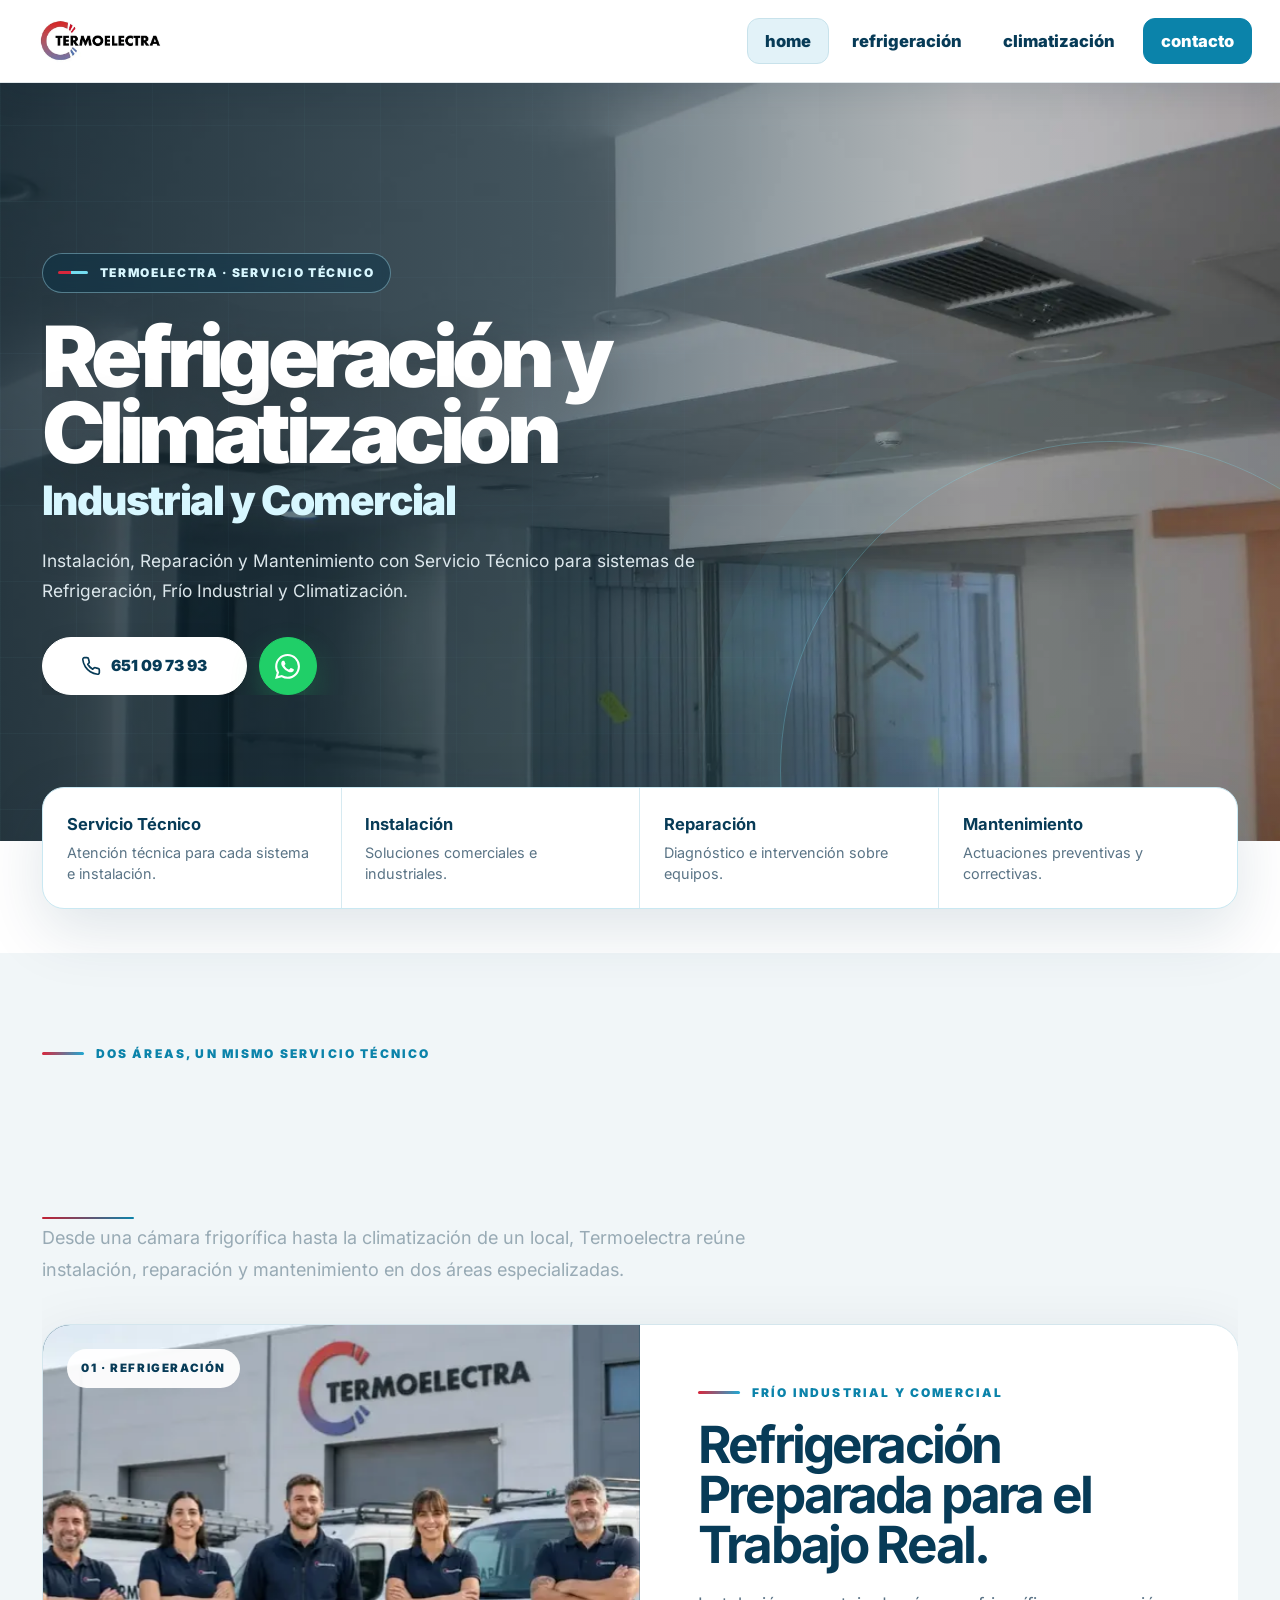
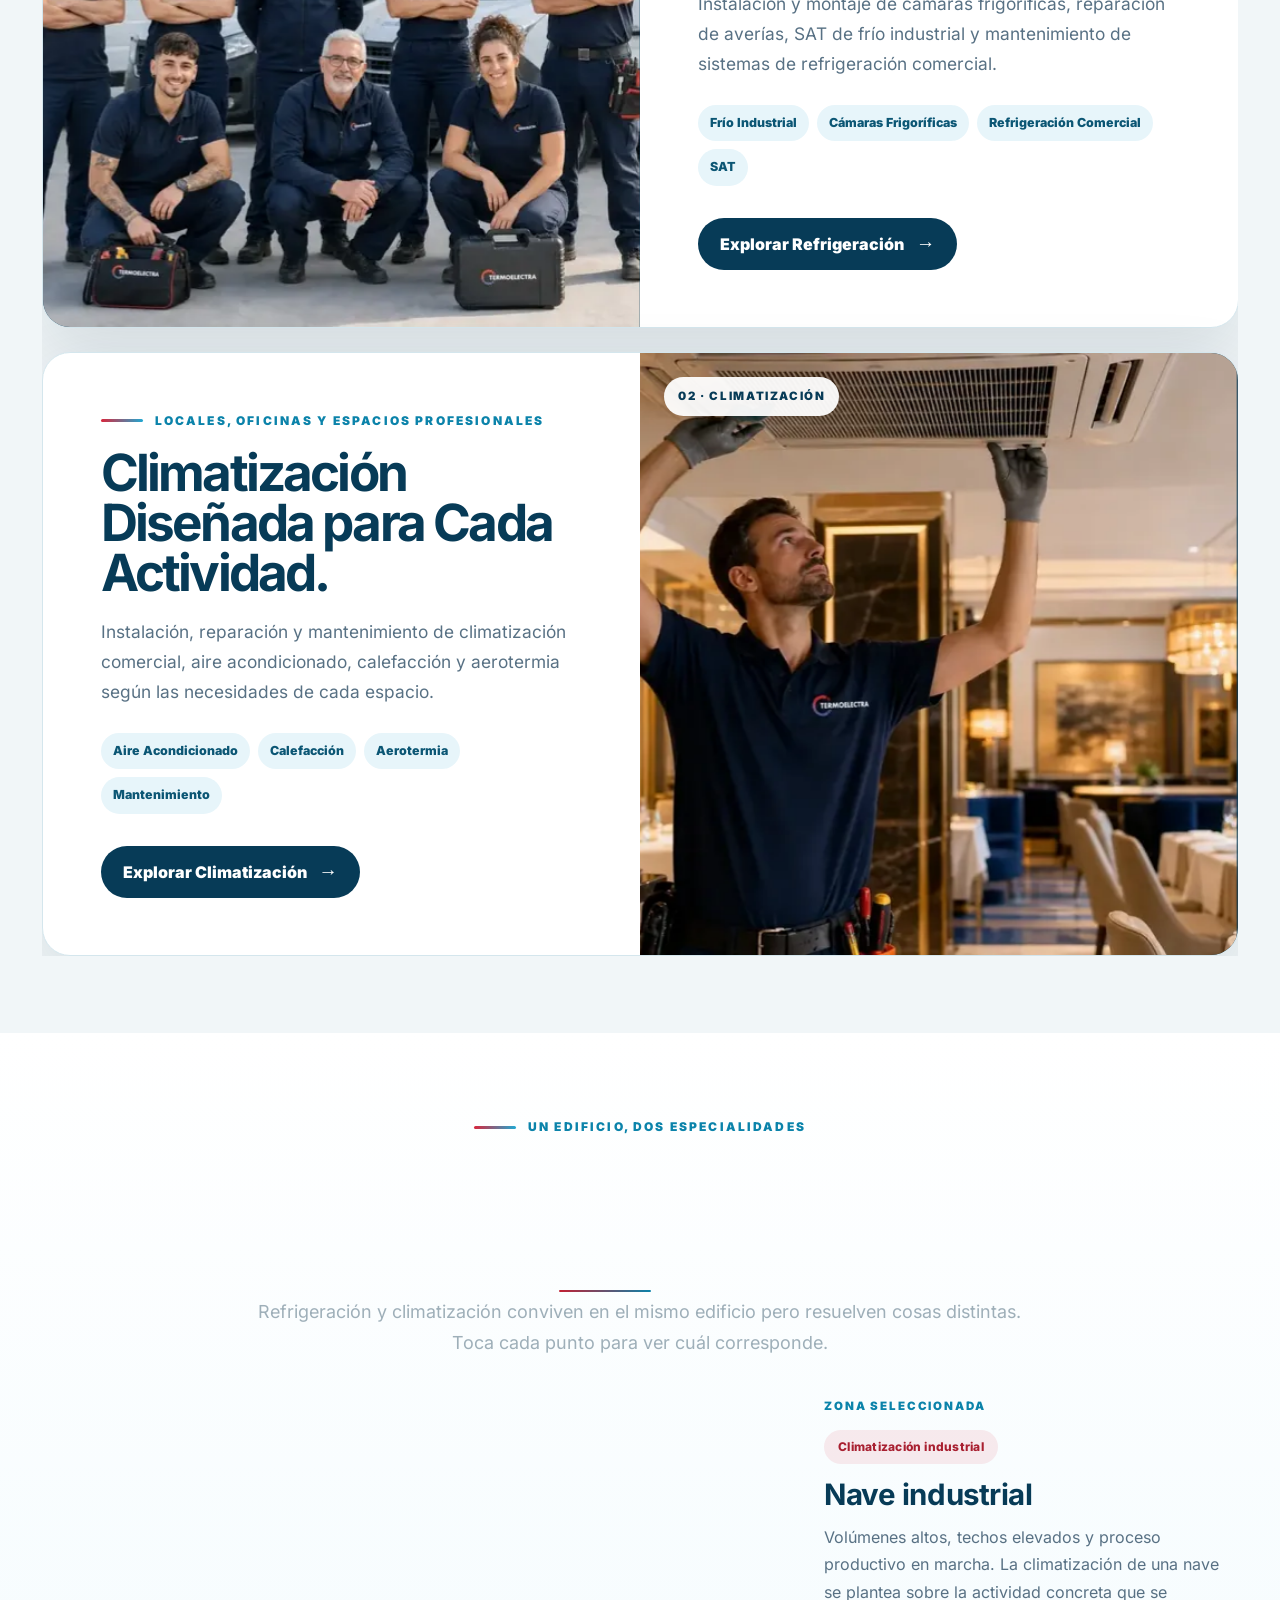
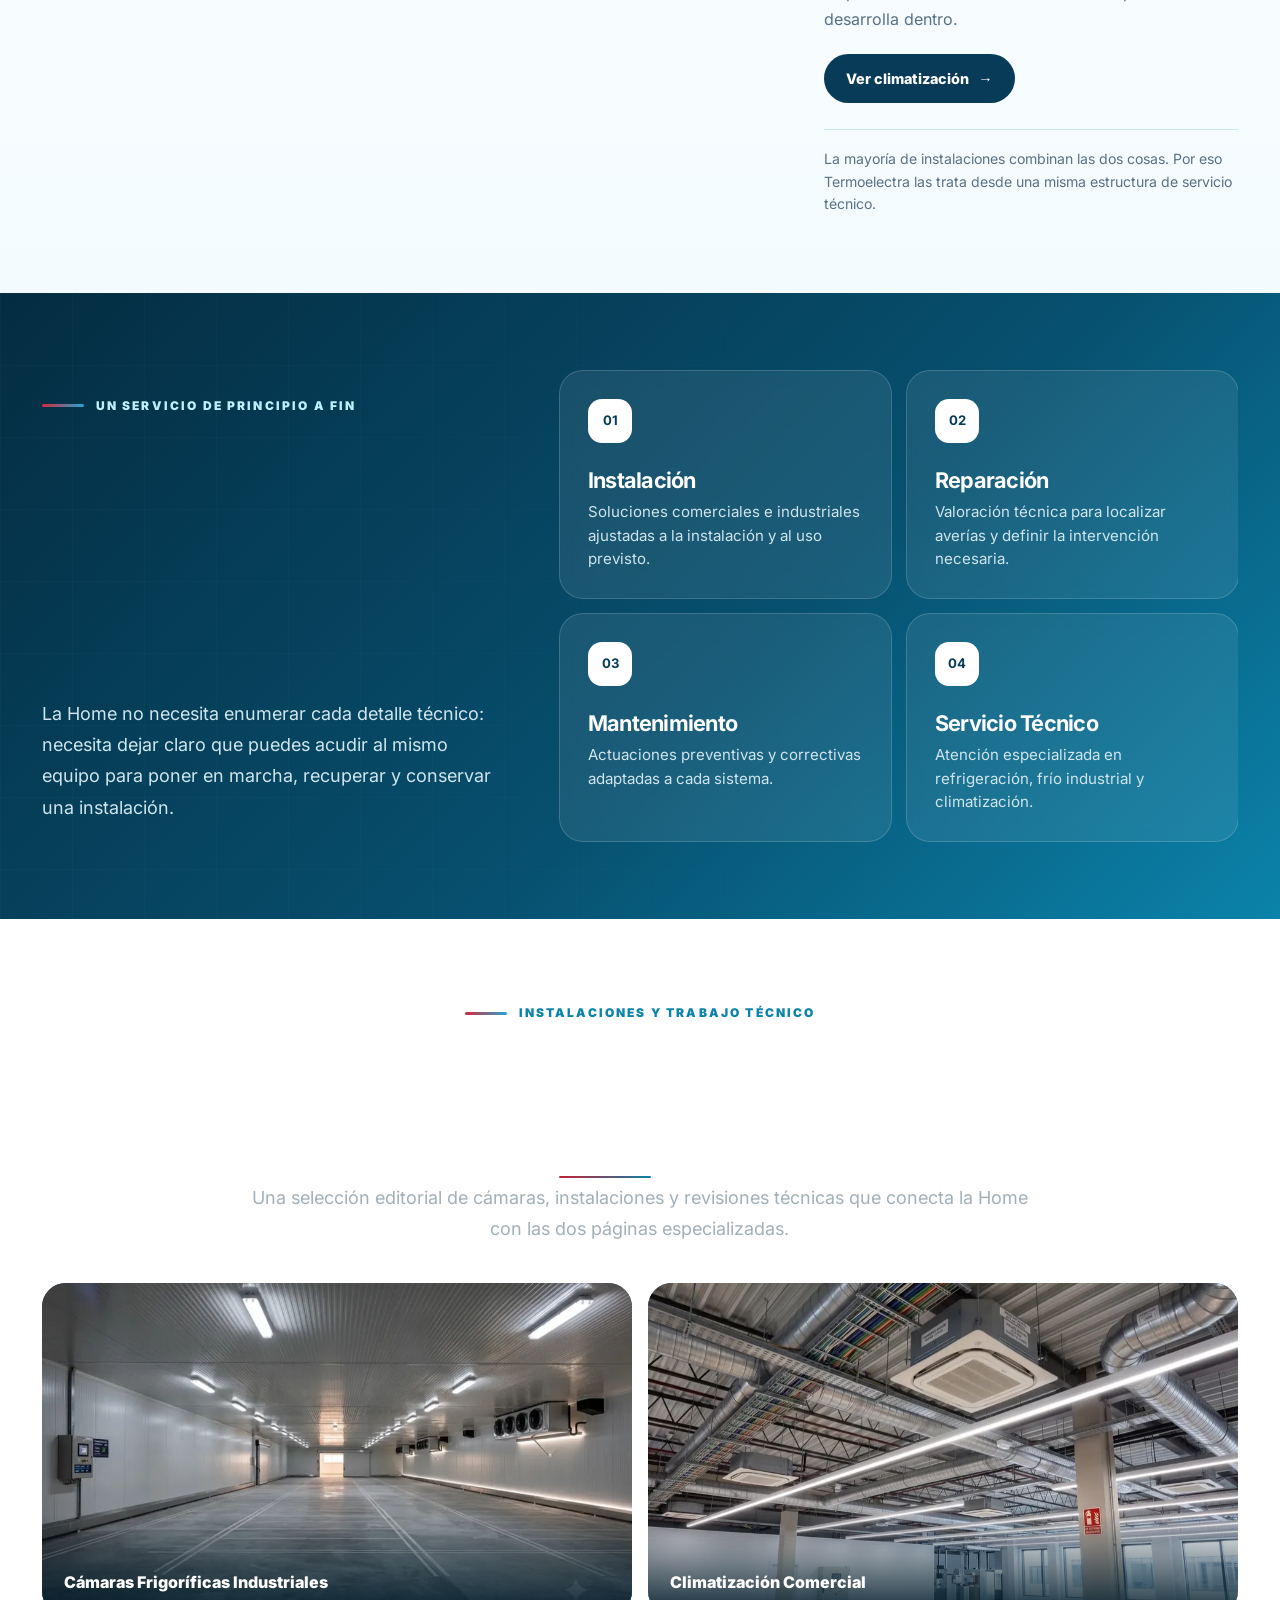
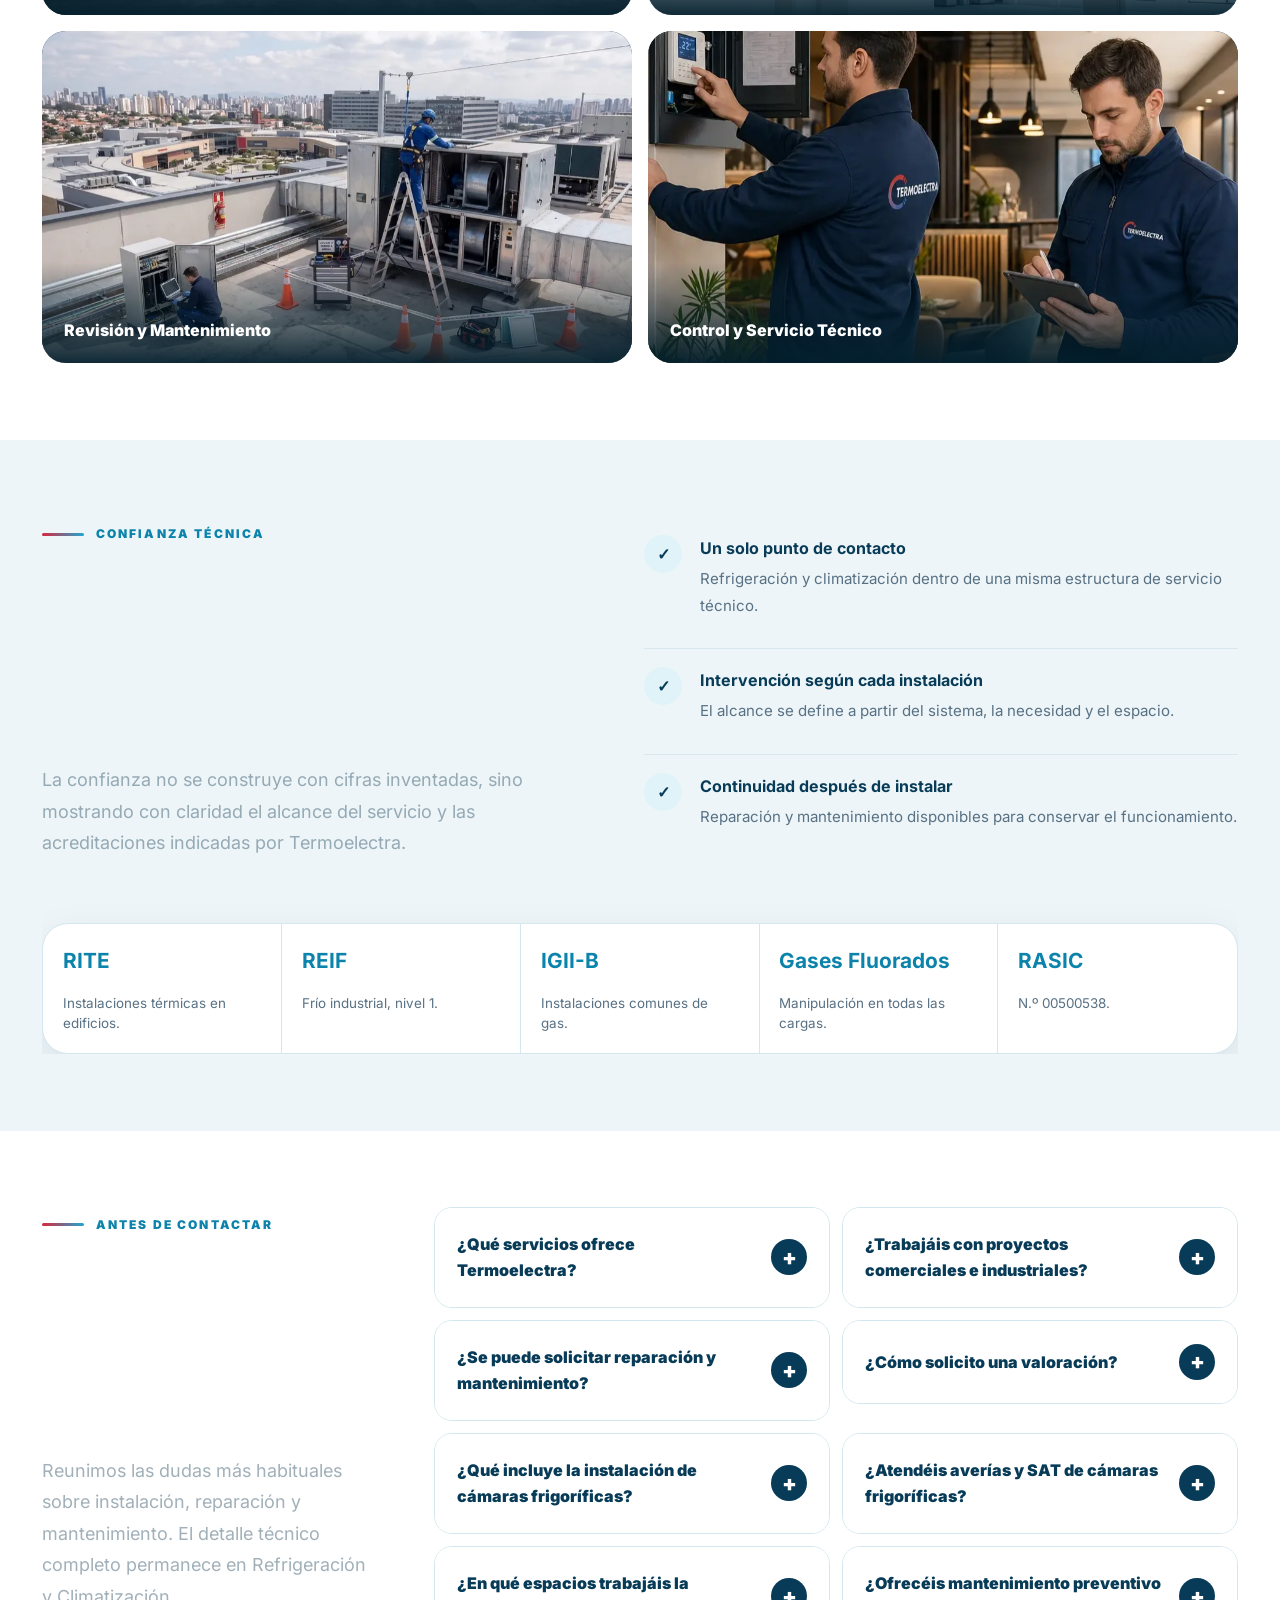
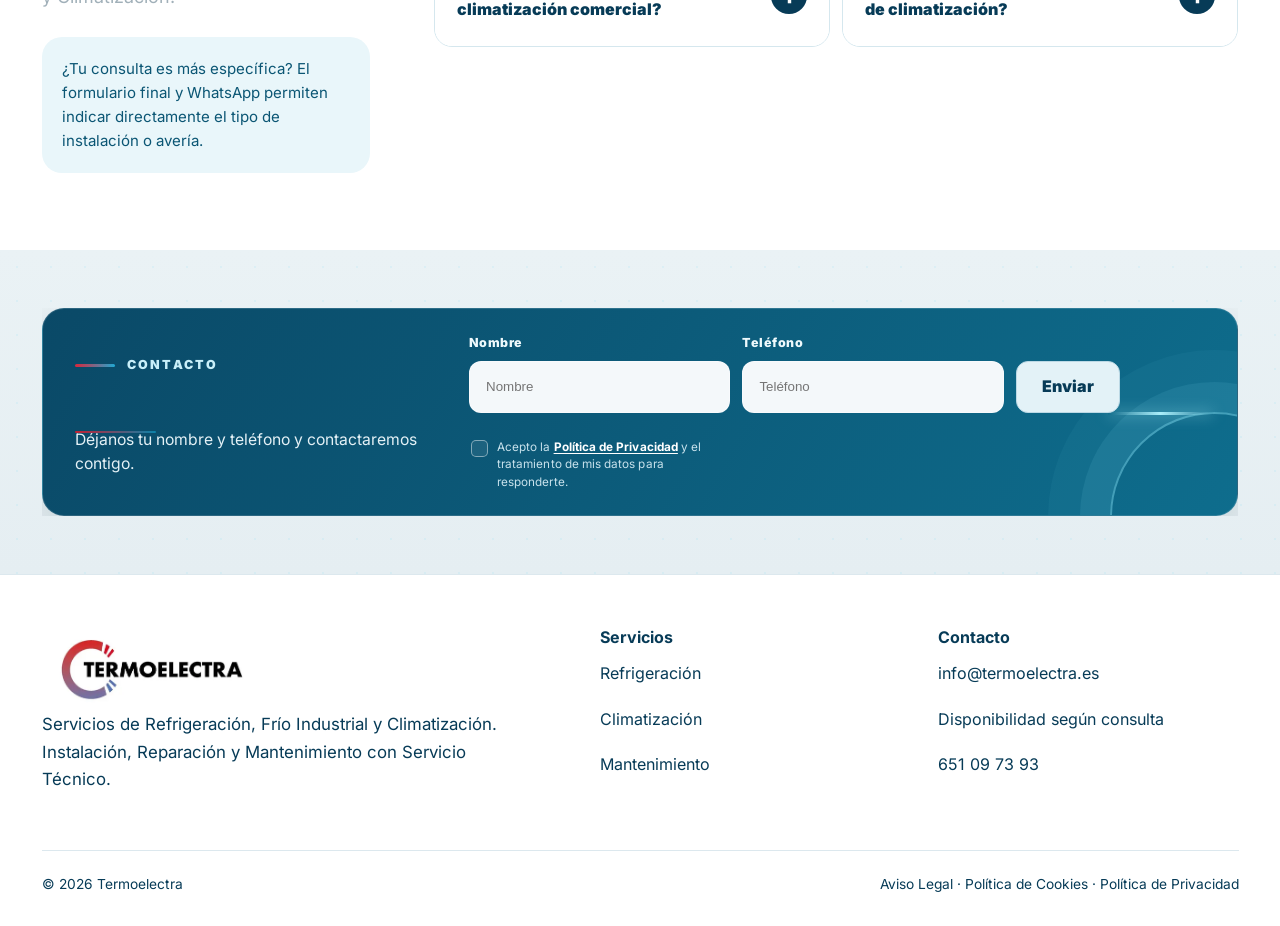
<file: index.html>
<!DOCTYPE html>

<html lang="es">
<head>
<meta charset="utf-8"/>
<meta content="width=device-width,initial-scale=1,viewport-fit=cover" name="viewport"/>
<title>Refrigeración y Climatización | Termoelectra</title>
<meta content="Instalación, reparación y mantenimiento de refrigeración, frío industrial, cámaras frigoríficas y climatización comercial con servicio técnico." name="description"/>
<meta content="#073b57" name="theme-color"/>
<link href="https://termoelectra.es/" rel="canonical"/>
<link href="favicon.ico" rel="icon" sizes="any"/>
<link href="assets/icons/favicon-32.png" rel="icon" sizes="32x32" type="image/png"/>
<link href="assets/icons/apple-touch-icon.png" rel="apple-touch-icon"/>
<link href="site.webmanifest" rel="manifest"/>
<link as="font" crossorigin="" href="assets/fonts/inter-latin-wght-normal.woff2" rel="preload" type="font/woff2"/>
<meta content="https://termoelectra.es/assets/og-termoelectra.jpg" property="og:image"/>
<meta content="1200" property="og:image:width"/>
<meta content="630" property="og:image:height"/>
<meta content="Termoelectra - Refrigeracion y climatizacion industrial y comercial" property="og:image:alt"/>
<meta content="https://termoelectra.es/assets/og-termoelectra.jpg" name="twitter:image"/>
<style>@font-face{font-family:"Inter";font-style:normal;font-weight:100 900;font-display:swap;src:url("assets/fonts/inter-latin-wght-normal.woff2") format("woff2-variations");unicode-range:U+0-FF,U+131,U+152-153,U+2BB-2BC,U+2C6,U+2DA,U+2DC,U+304,U+308,U+329,U+2000-206F,U+20AC,U+2122,U+2191,U+2193,U+2212,U+2215,U+FEFF,U+FFFD;}</style>
<meta content="index,follow,max-image-preview:large" name="robots"/>
<meta content="website" property="og:type"/>
<meta content="es_ES" property="og:locale"/>
<meta content="Termoelectra" property="og:site_name"/>
<meta content="Refrigeración y Climatización Industrial y Comercial | Termoelectra" property="og:title"/>
<meta content="Instalación, reparación y mantenimiento de refrigeración, frío industrial, cámaras frigoríficas y climatización comercial con servicio técnico." property="og:description"/>
<meta content="https://termoelectra.es/" property="og:url"/>
<meta content="summary_large_image" name="twitter:card"/>
<link as="image" fetchpriority="high" href="climatizacion/climatizacion-assets/climatizacion-interior.webp" rel="preload"/>
<style>
    :root{
      --navy:#073b57;
      --navy-2:#0d668c;
      --blue:#158bb5;
      --cyan:#20a8d2;
      --ice:#f3fbfe;
      --ice-2:#e2f6fc;
      --white:#fff;
      --ink:#092f47;
      --muted:#587184;
      --line:#c9e8f2;
      --red:#d8273c;
      --green:#20cf68;
      --shadow:0 24px 70px rgba(5,55,82,.14);
    }
    *{box-sizing:border-box}
    html{scroll-behavior:smooth;color-scheme:light}
    body{
      margin:0;
      overflow-x:hidden;
      background:#fff;
      color:var(--ink);
      font-family:Inter,ui-sans-serif,-apple-system,BlinkMacSystemFont,"Segoe UI",Arial,sans-serif;
      line-height:1.65;
      -webkit-font-smoothing:antialiased;
    }
    body.menu-open{overflow:hidden}
    img{display:block;max-width:100%}
    a{color:inherit;text-decoration:none}
    button{font:inherit}
    h1,h2,h3,p{margin-top:0}
    h1,h2,h3{margin-bottom:16px;letter-spacing:-.045em;line-height:1.03}
    h1{font-size:clamp(3.15rem,7vw,6.3rem)}
    h2{font-size:clamp(2.15rem,5vw,4.45rem)}
    h3{font-size:clamp(1.22rem,2vw,1.7rem)}
    p{margin-bottom:18px;color:var(--muted);font-size:1.05rem}
    .skip-link{position:fixed;z-index:2000;left:12px;top:-100px;padding:12px 16px;background:#fff;color:var(--navy);border-radius:10px}
    .skip-link:focus{top:12px}
    .shell{width:min(1180px,calc(100% - 40px));margin-inline:auto}
    .section{position:relative;padding:105px 0;overflow:hidden}
    .section-dark{
      color:#fff;
      background:
        radial-gradient(circle at 80% 20%,rgba(32,168,210,.2),transparent 28rem),
        linear-gradient(135deg,#073b57,#0b5878 66%,#0d6f91);
    }
    .section-dark p{color:#d7eaf1}
    .section-dark::after{
      content:"";position:absolute;inset:0;pointer-events:none;opacity:.28;
      background-image:radial-gradient(rgba(132,221,244,.5) 1px,transparent 1px);
      background-size:34px 34px;
    }
    .section > .shell{position:relative;z-index:1}
    .eyebrow{
      display:inline-flex;align-items:center;gap:12px;margin-bottom:18px;
      color:var(--blue);font-size:.78rem;font-weight:900;letter-spacing:.18em;text-transform:uppercase;
    }
    .eyebrow::before{content:"";width:40px;height:3px;border-radius:9px;background:linear-gradient(90deg,var(--red),var(--cyan))}
    .section-dark .eyebrow{color:#bdeffc}
    
    
    
    
    
    
    
    

    /* Hero */
    
    
    
    
    
    
    
    
    
    
    
    
    
    
    
    
    
    
    
    
    
    @keyframes snowFall{to{transform:translate3d(var(--drift),920px,0) rotate(270deg)}}

    /* Service overview */
    
    
    
    
    
    
    
    
    
    
    
    
    
    
    
    
    

    
    
    
    
    
    

    /* Services */
    
    
    
    
    
    
    

    
    
    
    
    
    
    
    
    
    
    
    
    
    
    
    
    
    

    /* Certifications */
    
    
    
    
    

    /* FAQ / contact */
    
    .faq-list{display:grid;gap:10px}
    .faq-item{border:1px solid var(--line);border-radius:18px;background:#fff;overflow:hidden}
    .faq-question{
      width:100%;padding:22px;display:flex;align-items:center;justify-content:space-between;gap:18px;
      border:0;background:#fff;color:var(--navy);font-weight:900;text-align:left;cursor:pointer;
    }
    .faq-plus{width:36px;height:36px;display:grid;place-items:center;flex:0 0 36px;border-radius:50%;background:var(--navy);color:#fff;font-size:1.35rem;transition:transform .25s cubic-bezier(.2,.7,.2,1)}
    .faq-item.open .faq-plus{transform:rotate(45deg)}
    .faq-answer{display:grid;grid-template-rows:0fr;transition:grid-template-rows .3s cubic-bezier(.2,.7,.2,1)}
    .faq-answer > div{overflow:hidden}
    .faq-answer p{padding:0 22px 22px;margin:0}
    .faq-item.open .faq-answer{grid-template-rows:1fr}
    .contact-card{
      padding:48px;display:grid;grid-template-columns:1fr auto;gap:35px;align-items:center;
      border:1px solid rgba(255,255,255,.18);border-radius:30px;background:rgba(255,255,255,.08);
      box-shadow:0 20px 60px rgba(0,0,0,.14);
    }
    .contact-card h2{font-size:clamp(2.1rem,4.6vw,4rem)}
    .contact-card p{max-width:670px;margin-bottom:0}
    

    /* Footer and fixed actions */
    footer{padding:55px 0 115px;background:#042c41;color:#fff}
    .footer-grid{display:grid;grid-template-columns:1.2fr .8fr .8fr;gap:45px}
    .footer-brand img{width:230px;height:84px;padding:9px;background:#fff;border-radius:14px;object-fit:contain}
    footer p,footer a{color:#b9d2dc}
    footer h3{font-size:1rem;letter-spacing:0}
    .footer-links{display:grid;gap:10px}
    .footer-bottom{margin-top:42px;padding-top:24px;display:flex;justify-content:space-between;gap:20px;border-top:1px solid rgba(255,255,255,.12);font-size:.86rem;color:#9cb9c5}
    .mobile-actions{display:none}
    .reveal{opacity:0;transform:translateY(25px);transition:opacity .65s cubic-bezier(.2,.7,.2,1),transform .65s cubic-bezier(.2,.7,.2,1)}
    .reveal.visible{opacity:1;transform:none}

    @media(max-width:1000px){
      
      
      
      
      
      
      
      
      
      
      
      
      .contact-card{grid-template-columns:1fr}
      
    }
    @media(max-width:760px){
      body{padding-bottom:78px}
      .shell{width:min(100% - 28px,1180px)}
      .section{padding:76px 0}
      
      
      
      
      
      
      
      
      
      
      
      
      
      
      
      
      
      
      
      
      
      .contact-card{padding:30px 22px}
      
      .footer-grid{grid-template-columns:1fr}
      .footer-bottom{flex-direction:column}
      .mobile-actions{
        position:fixed;z-index:1100;right:10px;bottom:8px;left:10px;padding:7px;
        display:grid;grid-template-columns:1fr 1fr;gap:7px;border:1px solid var(--line);border-radius:22px;
        background:rgba(248,253,255,.96);box-shadow:0 12px 35px rgba(3,43,64,.2);backdrop-filter:blur(9px);
      }
      .mobile-actions a{min-height:54px;display:flex;align-items:center;justify-content:center;gap:9px;border-radius:16px;color:#fff;font-weight:900}
      .mobile-actions svg{width:22px;height:22px}
      .mobile-call{background:#0d668c}
      .mobile-wa{background:var(--green)}
    }
    @media(max-width:430px){
      .shell{width:calc(100% - 22px)}
      .section{padding:64px 0}
      
      
      
      
      
      
      
      
      
      
      
      
    }
    @media(prefers-reduced-motion:reduce){
      html{scroll-behavior:auto}
      *,*::before,*::after{animation-duration:.01ms!important;animation-iteration-count:1!important;transition-duration:.01ms!important}
      .reveal{opacity:1;transform:none}
      
    }
  </style>
<link href="assets/shared-header.css" rel="stylesheet"/>
<style>
/* ===== PATCH v4: dinamismo home (usa .visible, la clase real del IO) ===== */
#scrollProgress{position:fixed;top:0;left:0;height:3px;width:0;z-index:1400;background:linear-gradient(90deg,#c22033,#0a8ac2);pointer-events:none}

@media(prefers-reduced-motion:no-preference){
  /* Subrayado animado bajo cada H2 */
  .section h2{position:relative}
  
  .section h2.reveal::after{content:"";position:absolute;left:0;bottom:-12px;width:76px;height:4px;border-radius:4px;background:linear-gradient(90deg,#c22033,#0a8ac2);transform:scaleX(0);transform-origin:left;transition:transform .85s cubic-bezier(.2,.7,.2,1) .25s cubic-bezier(.2,.7,.2,1)}
  
  .section h2.reveal.visible::after{transform:scaleX(1)}
  /* Cards con lift + stagger */
  
  
  
  
  
  
  /* Imágenes: zoom suave al hover */
  
  
  /* Botones con brillo */
  
  
  
  /* Marquee y hero */
  
  
  @keyframes fadeUp{from{opacity:0;transform:translateY(24px)}to{opacity:1;transform:none}}
  /* Iconos servicios: leve rebote */
  
  
}
</style>
<style>
/* ===== RECONSTRUCCIÓN FINAL: home centrada, compacta y sin duplicidades ===== */
.shell{width:min(1280px,calc(100% - 48px))}
.section{padding:80px 0}













@keyframes homeEnergyStream{
  0%{transform:translate3d(-8vw,22px,0) skewX(-14deg);opacity:0}
  12%{opacity:.7}
  78%{opacity:.45}
  100%{transform:translate3d(150vw,-34px,0) skewX(-14deg);opacity:0}
}
@keyframes homeEnergyPulse{
  from{opacity:.35;transform:translate(-50%,-50%) scale(.88)}
  to{opacity:.8;transform:translate(-50%,-50%) scale(1.08)}
}












.contact-card{max-width:1180px;margin-inline:auto}

@media(max-width:760px){
  .shell{width:min(100% - 28px,1280px)}
  .section{padding:58px 0}
  
  
  
  
  
  
  
}
</style>
<style>
/* ===== AJUSTE SOLICITADO: servicios full width, zig-zag y CTA compacto ===== */


#servicios{padding:80px 0 0}
#servicios>.shell{width:100%;max-width:none}












#contacto{padding:68px 0}
#contacto .compact-contact{
  max-width:1120px;margin-inline:auto;padding:34px 38px;
  display:grid;grid-template-columns:minmax(0,.85fr) minmax(520px,1.15fr);
  align-items:center;gap:34px;border:1px solid rgba(255,255,255,.18);
  border-radius:24px;background:rgba(255,255,255,.08);box-shadow:none;
}
#contacto .compact-contact h2{margin-bottom:10px;font-size:clamp(1.8rem,3vw,2.8rem)}
#contacto .compact-contact p{margin:0;color:#d7eaf1;font-size:.98rem}
.compact-contact-form{display:grid;grid-template-columns:1fr 1fr auto;gap:10px;align-items:end}
.compact-field label{display:block;margin:0 0 7px;color:#dff6fc;font-size:.76rem;font-weight:850;letter-spacing:.04em}
.compact-field input{
  width:100%;height:52px;padding:0 15px;border:1px solid rgba(255,255,255,.38);
  border-radius:12px;background:#fff;color:var(--ink);outline:none;
}
.compact-field input:focus{border-color:#8ce6f7;box-shadow:0 0 0 4px rgba(123,220,242,.2)}
.compact-submit{
  height:52px;padding:0 24px;border:0;border-radius:12px;
  background:#fff;color:var(--navy);font-weight:900;cursor:pointer;
}
.compact-submit:hover{background:#dff7fc}

@media(max-width:900px){
  
  
  
  #contacto .compact-contact{grid-template-columns:1fr;padding:30px 26px}
}
@media(max-width:760px){
  #servicios{padding-top:56px}
  
  
  
  
  #contacto .compact-contact{padding:28px 20px;border-radius:20px}
  .compact-contact-form{grid-template-columns:1fr}
  .compact-submit{width:100%}
}
</style>
<style>
/* ===== AJUSTE 2: menos márgenes, CTA realmente compacto y animación CSS ===== */
@media(min-width:1001px){
  .shell{width:calc(100% - 64px)!important;max-width:1680px!important}
  .nav{width:calc(100% - 64px)!important;max-width:1680px!important}
  .section{padding:82px 0}
  .contact-card{max-width:none!important}
  
  
}
#contacto{padding:36px 0!important}
#contacto>.shell{width:calc(100% - 64px)!important;max-width:1680px!important}
#contacto .compact-contact{
  width:100%;max-width:none!important;margin:0!important;padding:24px 118px 24px 32px!important;
  grid-template-columns:minmax(260px,.72fr) minmax(620px,1.28fr)!important;
  gap:28px!important;border-radius:22px!important;
}
#contacto .compact-contact h2{font-size:clamp(1.65rem,2.35vw,2.45rem)!important;line-height:1.02}
.compact-contact-form{grid-template-columns:minmax(180px,1fr) minmax(180px,1fr) auto!important;gap:10px!important}
.compact-field input,.compact-submit{height:48px!important}
.compact-submit{padding-inline:22px!important}

/* Animación decorativa CSS del CTA: no utiliza imágenes. */
@keyframes teContactPulse{
  0%,100%{transform:translateY(-50%) scale(.92);opacity:.34}
  50%{transform:translateY(-50%) scale(1.06);opacity:.72}
}
@keyframes teContactSweep{
  0%{transform:translateY(-50%) translateX(24px);opacity:0}
  28%{opacity:.75}
  72%{opacity:.75}
  100%{transform:translateY(-50%) translateX(-42px);opacity:0}
}
.compact-contact{position:relative;isolation:isolate;overflow:hidden;min-height:0!important;height:auto!important}
.compact-contact::before{
  content:"";position:absolute;z-index:0;right:-82px;top:50%;width:205px;aspect-ratio:1;
  border:2px solid rgba(142,232,250,.42);border-radius:50%;
  box-shadow:0 0 0 30px rgba(142,232,250,.09),0 0 0 62px rgba(142,232,250,.045);
  animation:teContactPulse 3.8s ease-in-out infinite;pointer-events:none;
}
.compact-contact::after{
  content:"";position:absolute;z-index:0;right:24px;top:50%;width:105px;height:3px;border-radius:99px;
  background:linear-gradient(90deg,transparent,rgba(177,244,255,.95),transparent);
  box-shadow:0 0 14px rgba(177,244,255,.65);
  animation:teContactSweep 2.7s ease-in-out infinite;pointer-events:none;
}
.compact-contact>*{position:relative;z-index:1}
@media(prefers-reduced-motion:reduce){.compact-contact::before,.compact-contact::after{animation:none!important}}

@media(max-width:1000px){
  .shell,.nav{width:calc(100% - 36px)!important;max-width:none!important}
  #contacto>.shell{width:calc(100% - 36px)!important}
  #contacto .compact-contact{padding:26px 92px 26px 26px!important;grid-template-columns:1fr!important}
  .compact-contact-form{grid-template-columns:1fr 1fr auto!important}
}
@media(max-width:760px){
  .shell,.nav{width:calc(100% - 24px)!important}
  .section{padding:58px 0}
  #contacto{padding:24px 0!important}
  #contacto>.shell{width:calc(100% - 24px)!important}
  #contacto .compact-contact{padding:24px 20px!important;border-radius:18px!important}
  .compact-contact-form{grid-template-columns:1fr!important}
  .compact-contact::before{right:-118px;width:190px;opacity:.55}
  .compact-contact::after{display:none}
}
</style>
<style id="header-redesign-v4">
    /* Barra superior compacta: sustituye el contenedor blanco flotante. */
    .shared-header{
      position:fixed!important;
      z-index:1200!important;
      top:0!important;
      right:0!important;
      left:0!important;
      width:100%!important;
      padding:0 18px!important;
      border:0!important;
      border-radius:0!important;
      background:transparent!important;
      box-shadow:none!important;
      backdrop-filter:none!important;
      -webkit-backdrop-filter:none!important;
      transform:none;
    }
    .shared-header.scrolled,
    .shared-header.is-scrolled{
      top:0!important;
      padding:0 18px!important;
      border:0!important;
      background:transparent!important;
      box-shadow:none!important;
      backdrop-filter:none!important;
      -webkit-backdrop-filter:none!important;
    }
    .shared-header .shared-nav{
      width:100%!important;
      max-width:1500px!important;
      min-height:66px!important;
      margin:0 auto!important;
      padding:8px 12px 8px 16px!important;
      border:1px solid rgba(135,222,244,.22)!important;
      border-top:0!important;
      border-radius:0 0 22px 22px!important;
      background:
        linear-gradient(110deg,rgba(4,34,51,.985),rgba(5,61,84,.975) 58%,rgba(7,103,135,.96))!important;
      box-shadow:0 14px 34px rgba(2,24,37,.22)!important;
      backdrop-filter:blur(16px)!important;
      -webkit-backdrop-filter:blur(16px)!important;
    }
    .shared-header .shared-brand{
      width:158px!important;
      min-width:158px!important;
      height:46px!important;
      padding:5px 12px!important;
      display:flex!important;
      align-items:center!important;
      justify-content:flex-start!important;
      border:1px solid rgba(255,255,255,.8)!important;
      border-radius:13px!important;
      background:rgba(255,255,255,.97)!important;
      box-shadow:none!important;
    }
    .shared-header .shared-logo,
    .shared-header .nav-logo.shared-logo{
      width:132px!important;
      height:36px!important;
      max-width:132px!important;
      object-fit:contain!important;
      object-position:left center!important;
      padding:0!important;
      background:transparent!important;
    }
    .shared-header .shared-nav-links{
      gap:4px!important;
      align-items:center!important;
    }
    .shared-header .shared-nav-links a,
    .shared-header .shared-nav-links a:not(.nav-cta){
      min-height:42px!important;
      padding:0 15px!important;
      display:inline-flex!important;
      align-items:center!important;
      justify-content:center!important;
      border:1px solid transparent!important;
      border-radius:12px!important;
      background:transparent!important;
      color:#f4fbfe!important;
      font-size:.9rem!important;
      font-weight:800!important;
      line-height:1!important;
      box-shadow:none!important;
    }
    .shared-header .shared-nav-links a::after{display:none!important}
    .shared-header .shared-nav-links a:hover{
      border-color:rgba(166,233,249,.24)!important;
      background:rgba(255,255,255,.09)!important;
      color:#fff!important;
    }
    .shared-header .shared-nav-links a.is-current,
    .shared-header .shared-nav-links a.active,
    .shared-header .shared-nav-links a[aria-current="page"]{
      border-color:rgba(152,229,247,.28)!important;
      background:rgba(139,224,244,.16)!important;
      color:#c9f4ff!important;
    }
    .shared-header .shared-nav-links .shared-contact,
    .shared-header .shared-nav-links .nav-cta.shared-contact,
    .shared-header .shared-nav-links .contact-link.shared-contact{
      min-height:44px!important;
      margin-left:7px!important;
      padding:0 20px!important;
      border-color:#fff!important;
      border-radius:12px!important;
      background:#fff!important;
      color:#073b57!important;
      box-shadow:0 8px 22px rgba(0,0,0,.14)!important;
    }
    .shared-header .shared-nav-links .shared-contact:hover{
      border-color:#9fe8f8!important;
      background:#9fe8f8!important;
      color:#052f45!important;
      transform:translateY(-1px)!important;
    }
    .shared-header .shared-menu{
      width:44px!important;
      height:44px!important;
      padding:0!important;
      border:1px solid rgba(255,255,255,.3)!important;
      border-radius:12px!important;
      background:rgba(255,255,255,.1)!important;
      box-shadow:none!important;
    }
    .shared-header .shared-menu span,
    .shared-header .shared-menu::before,
    .shared-header .shared-menu::after{
      background:#fff!important;
    }

    @media (max-width:1000px){
      .shared-header,
      .shared-header.scrolled,
      .shared-header.is-scrolled{
        padding:0 10px!important;
      }
      .shared-header .shared-nav{
        min-height:62px!important;
        padding:7px 8px 7px 10px!important;
        border-radius:0 0 17px 17px!important;
      }
      .shared-header .shared-brand{
        width:142px!important;
        min-width:142px!important;
        height:43px!important;
        padding:4px 10px!important;
        border-radius:11px!important;
      }
      .shared-header .shared-logo,
      .shared-header .nav-logo.shared-logo{
        width:120px!important;
        max-width:120px!important;
        height:33px!important;
      }
      .shared-header .shared-nav-links{
        position:fixed!important;
        top:0!important;
        right:0!important;
        bottom:0!important;
        width:min(84vw,340px)!important;
        padding:98px 24px 32px!important;
        display:flex!important;
        flex-direction:column!important;
        align-items:stretch!important;
        justify-content:flex-start!important;
        gap:9px!important;
        border-left:1px solid rgba(151,230,248,.18)!important;
        background:linear-gradient(155deg,#052d43,#075b79)!important;
        box-shadow:-20px 0 50px rgba(0,0,0,.3)!important;
        transform:translateX(105%)!important;
      }
      .shared-header .shared-nav-links.open{
        transform:translateX(0)!important;
      }
      .shared-header .shared-nav-links a,
      .shared-header .shared-nav-links a:not(.nav-cta){
        width:100%!important;
        min-height:52px!important;
        padding:0 17px!important;
        justify-content:flex-start!important;
        border-color:rgba(255,255,255,.1)!important;
        background:rgba(255,255,255,.055)!important;
        color:#fff!important;
        font-size:1rem!important;
      }
      .shared-header .shared-nav-links a.is-current,
      .shared-header .shared-nav-links a.active,
      .shared-header .shared-nav-links a[aria-current="page"]{
        border-color:rgba(169,237,255,.32)!important;
        background:rgba(169,237,255,.14)!important;
        color:#c8f3ff!important;
      }
      .shared-header .shared-nav-links .shared-contact,
      .shared-header .shared-nav-links .nav-cta.shared-contact,
      .shared-header .shared-nav-links .contact-link.shared-contact{
        width:100%!important;
        min-height:52px!important;
        margin:8px 0 0!important;
        justify-content:center!important;
        border-color:#fff!important;
        background:#fff!important;
        color:#073b57!important;
      }
      .shared-header .shared-menu{
        display:flex!important;
        flex-direction:column!important;
        align-items:center!important;
        justify-content:center!important;
        gap:5px!important;
      }
      .shared-menu-overlay.on,
      .menu-overlay.on{
        background:rgba(1,19,29,.68)!important;
        backdrop-filter:blur(4px)!important;
        -webkit-backdrop-filter:blur(4px)!important;
      }
    }

    @media (max-width:520px){
      .shared-header,
      .shared-header.scrolled,
      .shared-header.is-scrolled{padding:0 6px!important}
      .shared-header .shared-nav{
        min-height:58px!important;
        padding:6px!important;
        border-radius:0 0 14px 14px!important;
      }
      .shared-header .shared-brand{
        width:128px!important;
        min-width:128px!important;
        height:40px!important;
        padding:4px 8px!important;
      }
      .shared-header .shared-logo,
      .shared-header .nav-logo.shared-logo{
        width:108px!important;
        max-width:108px!important;
        height:31px!important;
      }
      .shared-header .shared-menu{
        width:40px!important;
        height:40px!important;
        border-radius:10px!important;
      }
    }
  </style>
<style id="unified-hero-v5">
    /* =========================================================
       V5 · CABECERA + HERO UNIFICADOS EN LAS TRES PÁGINAS
       Mismo sistema visual; solo cambia el contenido de cada área.
       ========================================================= */
    .shared-header,
    .site-header.shared-header{
      position:fixed!important;
      top:0!important;
      right:0!important;
      left:0!important;
      z-index:1200!important;
      width:auto!important;
      padding:14px 18px 0!important;
      background:transparent!important;
      border:0!important;
      border-radius:0!important;
      box-shadow:none!important;
      transform:translateY(0);
      transition:transform .28s cubic-bezier(.2,.7,.2,1),padding .25s ease!important;
    }
    .shared-header.is-hidden{transform:translateY(-120%)!important}
    .shared-header .shared-nav{
      width:min(1540px,100%)!important;
      max-width:1540px!important;
      min-height:72px!important;
      margin:0 auto!important;
      padding:9px 11px 9px 16px!important;
      display:flex!important;
      align-items:center!important;
      justify-content:space-between!important;
      gap:24px!important;
      border:1px solid rgba(124,221,243,.27)!important;
      border-radius:19px!important;
      background:linear-gradient(100deg,rgba(3,35,52,.95),rgba(6,86,113,.92))!important;
      box-shadow:0 18px 48px rgba(0,25,39,.24)!important;
      backdrop-filter:blur(18px)!important;
      -webkit-backdrop-filter:blur(18px)!important;
    }
    .shared-header.scrolled .shared-nav,
    .shared-header.is-scrolled .shared-nav{
      background:linear-gradient(100deg,rgba(3,31,47,.98),rgba(5,75,99,.97))!important;
      box-shadow:0 12px 34px rgba(0,23,36,.3)!important;
    }
    .shared-header .shared-brand{
      width:148px!important;
      min-width:148px!important;
      height:50px!important;
      padding:7px 13px!important;
      display:flex!important;
      align-items:center!important;
      justify-content:flex-start!important;
      border:1px solid rgba(255,255,255,.7)!important;
      border-radius:13px!important;
      background:#fff!important;
      box-shadow:none!important;
    }
    .shared-header .shared-logo,
    .shared-header .nav-logo.shared-logo{
      width:116px!important;
      max-width:116px!important;
      height:35px!important;
      max-height:35px!important;
      object-fit:contain!important;
      object-position:left center!important;
      padding:0!important;
      margin:0!important;
      background:transparent!important;
      border-radius:0!important;
    }
    .shared-header .shared-nav-links{
      display:flex!important;
      align-items:center!important;
      justify-content:flex-end!important;
      gap:5px!important;
      margin:0!important;
    }
    .shared-header .shared-nav-links a,
    .shared-header .shared-nav-links a:not(.nav-cta){
      min-height:44px!important;
      padding:0 17px!important;
      display:inline-flex!important;
      align-items:center!important;
      justify-content:center!important;
      border:1px solid transparent!important;
      border-radius:12px!important;
      background:transparent!important;
      color:#fff!important;
      font-family:Inter,ui-sans-serif,-apple-system,BlinkMacSystemFont,"Segoe UI",Arial,sans-serif!important;
      font-size:.9rem!important;
      font-weight:850!important;
      line-height:1!important;
      box-shadow:none!important;
      text-shadow:none!important;
      transition:background .2s cubic-bezier(.2,.7,.2,1),border-color .2s cubic-bezier(.2,.7,.2,1),transform .2s ease!important;
    }
    .shared-header .shared-nav-links a::after{display:none!important}
    .shared-header .shared-nav-links a:hover{
      background:rgba(255,255,255,.1)!important;
      border-color:rgba(255,255,255,.14)!important;
      transform:translateY(-1px)!important;
    }
    .shared-header .shared-nav-links a.is-current,
    .shared-header .shared-nav-links a.active,
    .shared-header .shared-nav-links a[aria-current="page"]{
      background:rgba(113,218,241,.18)!important;
      border-color:rgba(135,226,246,.3)!important;
      color:#dff9ff!important;
    }
    .shared-header .shared-nav-links .shared-contact,
    .shared-header .shared-nav-links .nav-cta.shared-contact,
    .shared-header .shared-nav-links .contact-link.shared-contact{
      margin-left:5px!important;
      padding-inline:21px!important;
      background:#fff!important;
      border-color:#fff!important;
      color:#06334b!important;
    }
    .shared-header .shared-nav-links .shared-contact:hover,
    .shared-header .shared-nav-links .nav-cta.shared-contact:hover,
    .shared-header .shared-nav-links .contact-link.shared-contact:hover{
      background:#bceffc!important;
      border-color:#bceffc!important;
      color:#052e44!important;
    }
    .shared-header .shared-menu{
      display:none!important;
      width:46px!important;
      height:46px!important;
      padding:10px!important;
      border:1px solid rgba(255,255,255,.25)!important;
      border-radius:12px!important;
      background:rgba(255,255,255,.08)!important;
      cursor:pointer!important;
    }
    .shared-header .shared-menu::before,
    .shared-header .shared-menu::after{content:none!important}
    .shared-header .shared-menu span{
      display:block!important;
      width:23px!important;
      height:2px!important;
      margin:4px auto!important;
      border-radius:20px!important;
      background:#fff!important;
      opacity:1!important;
      transform:none;
      transition:transform .25s cubic-bezier(.2,.7,.2,1),opacity .2s ease!important;
    }
    .shared-header .shared-menu.active span:nth-child(1),
    .shared-header .shared-menu.x span:nth-child(1){transform:translateY(6px) rotate(45deg)!important}
    .shared-header .shared-menu.active span:nth-child(2),
    .shared-header .shared-menu.x span:nth-child(2){opacity:0!important}
    .shared-header .shared-menu.active span:nth-child(3),
    .shared-header .shared-menu.x span:nth-child(3){transform:translateY(-6px) rotate(-45deg)!important}

    .unified-hero{
      --hero-position:center;
      position:relative;
      min-height:820px;
      padding:136px 0 92px;
      display:flex;
      align-items:center;
      overflow:hidden;
      isolation:isolate;
      color:#fff;
      background:#04283c;
    }
    .unified-hero::before{
      content:"";
      position:absolute;
      z-index:-3;
      inset:0;
      background-image:
        linear-gradient(90deg,rgba(2,27,41,.98) 0%,rgba(3,39,58,.94) 43%,rgba(3,39,58,.64) 66%,rgba(3,35,52,.35) 100%),
        linear-gradient(0deg,rgba(2,31,47,.45),rgba(2,31,47,.05)),
        var(--hero-image);
      background-size:cover;
      background-position:var(--hero-position);
      transform:translateY(var(--hero-shift,0));
      transition:transform .15s linear;
    }
    .unified-hero::after{
      content:"";
      position:absolute;
      z-index:-2;
      inset:0;
      pointer-events:none;
      opacity:.21;
      background-image:
        linear-gradient(rgba(154,231,249,.18) 1px,transparent 1px),
        linear-gradient(90deg,rgba(154,231,249,.18) 1px,transparent 1px);
      background-size:76px 76px;
      mask-image:linear-gradient(90deg,#000 0%,rgba(0,0,0,.6) 50%,transparent 88%);
      -webkit-mask-image:linear-gradient(90deg,#000 0%,rgba(0,0,0,.6) 50%,transparent 88%);
    }
    .unified-hero__glow{
      position:absolute;
      z-index:-1;
      right:-160px;
      bottom:-260px;
      width:660px;
      height:660px;
      border:1px solid rgba(118,224,246,.28);
      border-radius:50%;
      box-shadow:0 0 0 78px rgba(94,210,236,.035),0 0 0 156px rgba(94,210,236,.02);
      pointer-events:none;
      animation:unifiedPulse 6s ease-in-out infinite;
    }
    .unified-hero__flow{position:absolute;inset:0;z-index:-1;overflow:hidden;pointer-events:none}
    .unified-hero__flow i{
      position:absolute;
      left:-16%;
      width:140px;
      height:2px;
      border-radius:100%;
      background:linear-gradient(90deg,transparent,rgba(164,235,250,.8),transparent);
      opacity:.55;
      animation:unifiedFlow var(--flow-time,12s) linear infinite;
      animation-delay:var(--flow-delay,0s);
    }
    .unified-hero__flow i:nth-child(1){top:24%;--flow-time:12s;--flow-delay:-2s}
    .unified-hero__flow i:nth-child(2){top:46%;width:190px;--flow-time:16s;--flow-delay:-8s}
    .unified-hero__flow i:nth-child(3){top:69%;width:110px;--flow-time:10s;--flow-delay:-5s}
    .unified-hero__inner{
      width:min(1540px,calc(100% - 72px));
      margin:0 auto;
      display:grid;
      grid-template-columns:minmax(0,1.15fr) minmax(330px,.55fr);
      align-items:center;
      gap:clamp(42px,6vw,96px);
    }
    .unified-hero__copy{max-width:880px}
    .unified-hero__eyebrow{
      display:inline-flex;
      align-items:center;
      gap:12px;
      margin-bottom:25px;
      padding:9px 15px;
      border:1px solid rgba(173,233,247,.4);
      border-radius:999px;
      background:rgba(4,49,72,.42);
      color:#d8f7ff;
      font-size:.75rem;
      font-weight:900;
      letter-spacing:.14em;
      text-transform:uppercase;
      backdrop-filter:blur(8px);
    }
    .unified-hero__eyebrow::before{
      content:"";
      width:30px;
      height:3px;
      border-radius:10px;
      background:linear-gradient(90deg,#d8273c 0 42%,#74dcef 42%);
    }
    .unified-hero h1{
      max-width:880px;
      margin:0 0 27px;
      color:#fff;
      font-family:Inter,ui-sans-serif,-apple-system,BlinkMacSystemFont,"Segoe UI",Arial,sans-serif;
      font-size:clamp(3.65rem,5.6vw,6.65rem);
      font-weight:900;
      letter-spacing:-.065em;
      line-height:.9;
      text-wrap:balance;
      text-shadow:0 18px 52px rgba(0,0,0,.27);
    }
    .unified-hero h1 span{display:block}
    .unified-hero h1 .unified-accent{color:#afefff}
    .unified-hero__copy>p{
      max-width:760px;
      margin:0 0 33px;
      color:rgba(241,251,255,.9);
      font-size:clamp(1.04rem,1.3vw,1.23rem);
      line-height:1.7;
    }
    .unified-hero__actions{display:flex;flex-wrap:wrap;gap:12px}
    .unified-hero__button{
      min-height:55px;
      padding:0 25px;
      display:inline-flex;
      align-items:center;
      justify-content:center;
      gap:10px;
      border:1px solid rgba(255,255,255,.35);
      border-radius:999px;
      background:rgba(255,255,255,.08);
      color:#fff;
      font-size:.94rem;
      font-weight:900;
      transition:transform .2s cubic-bezier(.2,.7,.2,1),background .2s cubic-bezier(.2,.7,.2,1),box-shadow .2s cubic-bezier(.2,.7,.2,1);
    }
    .unified-hero__button:hover{transform:translateY(-2px);background:rgba(255,255,255,.15)}
    
    
    .unified-hero__button--wa{border-color:#20cf68;background:#20cf68;color:#fff}
    .unified-hero__button svg{width:20px;height:20px;flex:0 0 auto}
    
    
    
    
    
    
    
    

    .unified-capability-wrap{
      position:relative;
      z-index:6;
      margin-top:-54px;
      padding:0 0 44px;
      background:linear-gradient(to bottom,transparent 0 54px,#fff 54px 100%);
    }
    .unified-capability{
      width:min(1540px,calc(100% - 72px));
      margin:0 auto;
      display:grid;
      grid-template-columns:repeat(4,1fr);
      overflow:hidden;
      border:1px solid #c9e8f2;
      border-radius:22px;
      background:#fff;
      box-shadow:0 22px 62px rgba(5,55,82,.13);
    }
    .unified-capability__item{
      min-height:112px;
      padding:23px 24px;
      display:flex;
      flex-direction:column;
      justify-content:center;
      border-right:1px solid #d6eaf1;
    }
    .unified-capability__item:last-child{border-right:0}
    .unified-capability__item strong{display:block;margin-bottom:5px;color:#073b57;font-size:1.03rem}
    .unified-capability__item span{color:#5a7486;font-size:.9rem;line-height:1.45}

    @keyframes unifiedFlow{to{transform:translateX(130vw) translateY(-28px)}}
    @keyframes unifiedPulse{0%,100%{transform:scale(.98);opacity:.68}50%{transform:scale(1.03);opacity:1}}

    @media(max-width:1100px){
      .unified-hero{min-height:780px}
      .unified-hero__inner{grid-template-columns:minmax(0,1fr) 330px;gap:38px}
      .unified-hero h1{font-size:clamp(3.45rem,6.1vw,5.7rem)}
      
    }
    @media(max-width:900px){
      .shared-header,
      .site-header.shared-header{padding:9px 9px 0!important}
      .shared-header .shared-nav{min-height:66px!important;padding:8px 9px 8px 12px!important;border-radius:16px!important}
      .shared-header .shared-brand{width:136px!important;min-width:136px!important;height:48px!important}
      .shared-header .shared-logo,
      .shared-header .nav-logo.shared-logo{width:108px!important;max-width:108px!important;height:32px!important}
      .shared-header .shared-menu{display:block!important;flex:0 0 auto!important}
      .shared-header .shared-nav-links{
        position:fixed!important;
        z-index:1302!important;
        top:0!important;
        right:0!important;
        bottom:0!important;
        width:min(84vw,360px)!important;
        padding:105px 26px 34px!important;
        display:flex!important;
        flex-direction:column!important;
        align-items:stretch!important;
        justify-content:flex-start!important;
        gap:9px!important;
        background:linear-gradient(160deg,#042a40,#09617f)!important;
        border-left:1px solid rgba(151,226,243,.25)!important;
        transform:translateX(105%)!important;
        transition:transform .32s cubic-bezier(.2,.7,.2,1)!important;
        box-shadow:-18px 0 48px rgba(0,20,31,.32)!important;
      }
      .shared-header .shared-nav-links.open{transform:translateX(0)!important}
      .shared-header .shared-nav-links a,
      .shared-header .shared-nav-links a:not(.nav-cta){
        width:100%!important;
        min-height:54px!important;
        justify-content:flex-start!important;
        padding:0 18px!important;
        font-size:1.02rem!important;
      }
      .shared-header .shared-nav-links .shared-contact,
      .shared-header .shared-nav-links .nav-cta.shared-contact,
      .shared-header .shared-nav-links .contact-link.shared-contact{margin:8px 0 0!important;justify-content:center!important}
      .shared-menu-overlay,
      .menu-overlay.shared-menu-overlay{
        position:fixed!important;
        z-index:1190!important;
        inset:0!important;
        background:rgba(1,20,31,.68)!important;
        backdrop-filter:blur(6px)!important;
        -webkit-backdrop-filter:blur(6px)!important;
      }
      .unified-hero{min-height:auto;padding:118px 0 105px;align-items:flex-start}
      .unified-hero__inner{width:min(100% - 36px,760px);grid-template-columns:1fr;gap:34px}
      .unified-hero__copy{max-width:760px}
      .unified-hero h1{font-size:clamp(3.25rem,10vw,5.25rem)}
      
      
      
      
      .unified-capability-wrap{margin-top:-42px;background:linear-gradient(to bottom,transparent 0 42px,#fff 42px 100%)}
      .unified-capability{width:min(100% - 36px,760px);grid-template-columns:repeat(2,1fr)}
      .unified-capability__item:nth-child(2){border-right:0}
      .unified-capability__item:nth-child(-n/**/+2){border-bottom:1px solid #d6eaf1}
    }
    @media(max-width:620px){
      .unified-hero{padding-bottom:86px}
      .unified-hero::before{background-image:linear-gradient(90deg,rgba(2,27,41,.97),rgba(3,39,58,.82)),var(--hero-image);background-position:var(--hero-position)}
      .unified-hero__inner{width:calc(100% - 28px)}
      .unified-hero__eyebrow{padding:8px 12px;font-size:.66rem;letter-spacing:.1em}
      .unified-hero h1{font-size:clamp(2.85rem,14vw,4.45rem);line-height:.92}
      .unified-hero__copy>p{font-size:1rem;line-height:1.62}
      .unified-hero__actions{display:grid;grid-template-columns:1fr}
      .unified-hero__button{width:100%}
      
      
      .unified-capability{width:calc(100% - 28px);grid-template-columns:1fr}
      .unified-capability__item{min-height:92px;border-right:0!important;border-bottom:1px solid #d6eaf1!important}
      .unified-capability__item:last-child{border-bottom:0!important}
      .unified-capability-wrap{padding-bottom:30px}
    }
    @media(prefers-reduced-motion:reduce){
      .unified-hero__flow i,.unified-hero__glow{animation:none!important}
      .unified-hero::before{transform:none!important}
    }
  </style>
<style>
/* =========================================================
   PULIDO FINAL SEGÚN ORDEN DE TRABAJO
   No añade secciones ni sustituye contenido. Corrige escala,
   respiración visual, recortes y comportamiento responsive.
   ========================================================= */
:root{--content-wide:clamp(1180px,92vw,1640px);--safe-side:clamp(18px,3vw,54px)}
html,body{max-width:100%;overflow-x:hidden}
.unified-hero{min-height:clamp(690px,82vh,860px)}
.unified-hero__inner,.unified-hero .shell{
  width:min(var(--content-wide),calc(100% - (var(--safe-side) * 2)))!important;
  max-width:none!important;
}

.unified-hero h1{font-size:clamp(3.25rem,6.1vw,6.65rem)!important;line-height:.91!important;text-wrap:balance}
.unified-hero__copy>p{max-width:760px!important;font-size:clamp(1rem,1.22vw,1.2rem)!important}



/* Contenedores: amplios pero legibles; desaparecen los vacíos excesivos */
.shell,.wrap,.section>.shell,.carousel-head,.foot-grid,.foot-bottom{
  width:min(var(--content-wide),calc(100% - (var(--safe-side) * 2)))!important;
  max-width:none!important;
  margin-inline:auto!important;
}
.section{padding-block:clamp(72px,8vw,112px)}
.section-head{max-width:900px}
.section-head.center{max-width:980px}

/* Fotografías: proporción estable y sin deformaciones */
img{image-rendering:auto}
.detail-media img,.svc-media img,.slide img,.gallery img{
  object-fit:cover;
}
.detail-card,.svc-media,.slide,.gallery a{isolation:isolate}

/* Tarjetas y bloques: sombras más sobrias y bordes consistentes */
.detail-card,.contact-box{
  box-shadow:0 18px 50px rgba(4,38,58,.12)!important;
}

/* Evita saltos o desbordes en textos largos y botones */
h1,h2,h3,p,a,button,label{overflow-wrap:anywhere}
.nav-links a{white-space:nowrap}

/* Formularios compactos: no cambia sus campos ni su función */
.compact-contact,.contact-box{
  min-height:0!important;
}


/* Móvil y tablet */
@media(max-width:1100px){
  .unified-hero{min-height:auto;padding-bottom:52px!important}
  
  .unified-hero h1{font-size:clamp(3rem,7.2vw,5.2rem)!important}
}
@media(max-width:820px){
  :root{--safe-side:18px}
  
  
  .unified-hero h1{font-size:clamp(2.65rem,12vw,4.5rem)!important}
  
  .section{padding-block:68px}
  
}
@media(max-width:560px){
  
  .unified-hero__actions{display:grid!important;grid-template-columns:1fr!important}
  .unified-hero__actions a{width:100%!important}
  .section{padding-block:56px}
}


/* Home: síntesis visual de Refrigeración y Climatización, sin ampliar el alcance */





</style><style id="client-v9-final">
/* =========================================================
   AJUSTES VISIBLES SOLICITADOS POR CLIENTE · V9
   Parte de V7 y no altera las secciones aprobadas.
   ========================================================= */

/* 1. Cabecera blanca: el logotipo se integra sin parche. */
.shared-header,
.site-header.shared-header{
  position:fixed!important;
  top:0!important;
  right:0!important;
  left:0!important;
  z-index:1500!important;
  padding:0!important;
  border:0!important;
  border-bottom:1px solid rgba(7,59,87,.12)!important;
  border-radius:0!important;
  background:rgba(255,255,255,.97)!important;
  box-shadow:0 10px 30px rgba(4,38,57,.10)!important;
  backdrop-filter:blur(16px)!important;
  -webkit-backdrop-filter:blur(16px)!important;
}
.shared-nav,
.site-header .shared-nav{
  width:min(100% - 48px,1540px)!important;
  min-height:82px!important;
  margin:0 auto!important;
  padding:10px 4px!important;
  border:0!important;
  border-radius:0!important;
  background:transparent!important;
  box-shadow:none!important;
}
.shared-brand,
.site-header .shared-brand{
  min-width:0!important;
  padding:0!important;
  border:0!important;
  border-radius:0!important;
  background:transparent!important;
  box-shadow:none!important;
}
.shared-logo,
.nav-logo.shared-logo,
.site-header .shared-logo{
  width:190px!important;
  height:56px!important;
  padding:0!important;
  border:0!important;
  border-radius:0!important;
  background:transparent!important;
  object-fit:contain!important;
  object-position:left center!important;
}
.shared-nav-links{gap:8px!important}
.shared-nav-links a{
  padding:12px 17px!important;
  border:0!important;
  border-radius:999px!important;
  color:#073b57!important;
  background:transparent!important;
  font-size:.9rem!important;
  font-weight:850!important;
  box-shadow:none!important;
}
.shared-nav-links a:hover,
.shared-nav-links a.is-current,
.shared-nav-links a.active{
  color:#073b57!important;
  background:#e5f6fb!important;
}
.shared-nav-links a::after{display:none!important}
.shared-contact,
.nav-cta.shared-contact,
.contact-link.shared-contact{
  color:#fff!important;
  background:#0b83aa!important;
}
.shared-contact:hover{background:#073b57!important;color:#fff!important}
.shared-menu{border-color:#c9e8f2!important;background:#f2fbfd!important}
.shared-menu span,
.shared-menu::before,
.shared-menu::after{background:#073b57!important}

/* 2. Hero común: una sola columna, imagen protagonista y únicamente contacto directo. */
.unified-hero{
  min-height:clamp(720px,88vh,900px)!important;
  padding:148px 0 90px!important;
  align-items:center!important;
  background-color:#052f46!important;
}
.unified-hero__inner{
  width:min(100% - 72px,1540px)!important;
  margin-inline:auto!important;
  display:block!important;
}
.unified-hero__copy{
  width:min(820px,64vw)!important;
  max-width:none!important;
}
.unified-hero__eyebrow{margin-bottom:25px!important}
.unified-hero h1{
  max-width:850px!important;
  margin-bottom:25px!important;
  font-size:clamp(3.8rem,6.6vw,7rem)!important;
  line-height:.9!important;
  text-wrap:balance!important;
}
.unified-hero__copy>p{
  max-width:760px!important;
  margin-bottom:32px!important;
  font-size:clamp(1.04rem,1.35vw,1.23rem)!important;
  line-height:1.7!important;
}

.unified-hero__actions{
  display:flex!important;
  grid-template-columns:none!important;
  flex-wrap:wrap!important;
  gap:12px!important;
}
.unified-hero__button{
  width:auto!important;
  min-width:160px!important;
  min-height:56px!important;
  padding:0 24px!important;
  border-radius:999px!important;
  font-size:.96rem!important;
  font-weight:900!important;
}
.unified-hero__button--wa{
  color:#fff!important;
  border-color:#20cf68!important;
  background:#20cf68!important;
  box-shadow:0 13px 30px rgba(32,207,104,.23)!important;
}
.unified-hero__button--wa:hover{background:#18b95b!important}
.unified-hero__button--phone{
  color:#073b57!important;
  border-color:#fff!important;
  background:#fff!important;
  box-shadow:0 13px 30px rgba(0,0,0,.14)!important;
}
.unified-hero__button--phone:hover{color:#fff!important;background:#0b83aa!important;border-color:#0b83aa!important}
.unified-hero__button svg{width:20px!important;height:20px!important}

/* Más fotografía y menos velo en Home. */
.unified-hero--home::before{
  background-image:
    linear-gradient(90deg,rgba(2,27,41,.88) 0%,rgba(3,39,58,.72) 43%,rgba(3,39,58,.18) 76%,rgba(3,39,58,.22) 100%),
    var(--hero-image)!important;
  background-position:var(--hero-position)!important;
  background-size:cover!important;
}

/* Refrigeración y Climatización conservan legibilidad sin ocultar la foto. */
.unified-hero--refrigeracion::before,
.unified-hero--climatizacion::before{
  background-image:
    linear-gradient(90deg,rgba(2,27,41,.92) 0%,rgba(3,39,58,.72) 47%,rgba(3,39,58,.16) 78%,rgba(3,39,58,.22) 100%),
    var(--hero-image)!important;
  background-position:var(--hero-position)!important;
  background-size:cover!important;
}

/* 3. Slider de cámaras: tres imágenes ordenadas y con mejor uso horizontal. */
.carousel-head{
  max-width:1540px!important;
  padding-right:clamp(28px,4vw,72px)!important;
  padding-left:clamp(28px,4vw,72px)!important;
}
.carousel .track{
  gap:18px!important;
  padding-right:clamp(28px,4vw,72px)!important;
  padding-left:clamp(28px,4vw,72px)!important;
}
.carousel .slide{
  flex:1 0 min(31.5vw,510px)!important;
  min-width:330px!important;
  aspect-ratio:16/10!important;
  height:auto!important;
  border-radius:22px!important;
}
.carousel .slide img{height:100%!important;object-fit:cover!important}
/* El logotipo impreso en la foto comercial ya no toca el borde superior. */
.carousel .slide-commercial{
  padding-top:16px!important;
  background:#fff!important;
}
.carousel .slide-commercial img{
  height:calc(100% - 16px)!important;
  border-radius:14px 14px 0 0!important;
}

/* 4. FAQ de Home: usa todo el ancho y evita la gran zona vacía. */





@media(max-width:1000px){
  .shared-nav{width:min(100% - 30px,1540px)!important}
  .unified-hero{min-height:760px!important;padding-top:132px!important}
  .unified-hero__inner{width:min(100% - 44px,920px)!important}
  .unified-hero__copy{width:min(760px,84vw)!important}
  .unified-hero h1{font-size:clamp(3.4rem,8vw,5.7rem)!important}
  .carousel .slide{flex-basis:min(58vw,520px)!important}
}

@media(max-width:760px){
  .shared-header,.site-header.shared-header{background:#fff!important}
  .shared-nav{width:calc(100% - 24px)!important;min-height:70px!important;padding:7px 0!important}
  .shared-logo,.nav-logo.shared-logo,.site-header .shared-logo{width:154px!important;height:48px!important}
  .shared-nav-links{
    top:70px!important;
    right:12px!important;
    bottom:auto!important;
    width:calc(100% - 24px)!important;
    max-width:none!important;
    padding:18px!important;
    border:1px solid #d5ebf2!important;
    border-radius:20px!important;
    background:#fff!important;
    box-shadow:0 22px 55px rgba(4,38,57,.18)!important;
  }
  .shared-nav-links a{width:100%!important;text-align:center!important}
  .unified-hero{
    min-height:auto!important;
    padding:112px 0 72px!important;
    align-items:flex-end!important;
  }
  .unified-hero__inner{width:calc(100% - 28px)!important}
  .unified-hero__copy{width:100%!important}
  .unified-hero h1{font-size:clamp(2.9rem,14vw,4.45rem)!important;line-height:.92!important}
  .unified-hero__copy>p{font-size:1rem!important;line-height:1.62!important}
  .unified-hero__actions{display:grid!important;grid-template-columns:1fr!important}
  .unified-hero__button{width:100%!important;min-width:0!important}
  .unified-hero--home::before,
  .unified-hero--refrigeracion::before,
  .unified-hero--climatizacion::before{
    background-image:
      linear-gradient(180deg,rgba(2,27,41,.42) 0%,rgba(2,27,41,.82) 48%,rgba(2,27,41,.97) 100%),
      var(--hero-image)!important;
  }
  .carousel .track{padding-inline:16px!important}
  .carousel .slide{flex:0 0 86vw!important;min-width:0!important;aspect-ratio:4/3!important}
  
}

@media(prefers-reduced-motion:reduce){
  .unified-hero__flow i{animation:none!important}
}
</style><meta content="v16-2026-08-05-no-empty-space" name="termoelectra-build"/>
<style id="v11-final-navbar-footer-fix">
:root{
  --te11-navy:#073b57;
  --te11-navy-dark:#042f46;
  --te11-blue:#0b83aa;
  --te11-blue-soft:#e2f2f8;
  --te11-bg:#edf3f6;
  --te11-card:#f7fafc;
  --te11-line:#d3e3ea;
  --te11-text:#073b57;
  --te11-muted:#5c7483;
}
html,body{background:var(--te11-bg)!important}

/* CABECERA AISLADA: reemplaza las reglas acumuladas de versiones anteriores. */
.te-v11-header{
  position:fixed!important;
  inset:0 0 auto 0!important;
  width:100%!important;
  height:auto!important;
  z-index:3000!important;
  margin:0!important;
  padding:0!important;
  border:0!important;
  border-bottom:1px solid rgba(7,59,87,.11)!important;
  border-radius:0!important;
  background:rgba(255,255,255,.985)!important;
  box-shadow:0 8px 24px rgba(4,38,57,.09)!important;
  backdrop-filter:blur(16px)!important;
  -webkit-backdrop-filter:blur(16px)!important;
  transform:none!important;
  opacity:1!important;
  visibility:visible!important;
}
.te-v11-header.scrolled,.te-v11-header.is-scrolled,.te-v11-header.is-hidden{
  inset:0 0 auto 0!important;
  padding:0!important;
  background:rgba(255,255,255,.985)!important;
  transform:none!important;
  opacity:1!important;
  visibility:visible!important;
}
.te-v11-nav{
  position:relative!important;
  width:min(calc(100% - 48px),1500px)!important;
  max-width:1500px!important;
  min-height:82px!important;
  height:82px!important;
  margin:0 auto!important;
  padding:9px 0!important;
  display:flex!important;
  align-items:center!important;
  justify-content:space-between!important;
  gap:24px!important;
  border:0!important;
  border-radius:0!important;
  background:transparent!important;
  box-shadow:none!important;
  overflow:visible!important;
}
.te-v11-brand{
  width:auto!important;
  min-width:180px!important;
  height:62px!important;
  padding:0!important;
  display:flex!important;
  align-items:center!important;
  flex:0 0 auto!important;
  border:0!important;
  border-radius:0!important;
  background:transparent!important;
  box-shadow:none!important;
}
.te-v11-logo{
  display:block!important;
  width:180px!important;
  max-width:180px!important;
  height:54px!important;
  padding:0!important;
  margin:0!important;
  object-fit:contain!important;
  object-position:left center!important;
  border:0!important;
  border-radius:0!important;
  background:transparent!important;
  filter:none!important;
  opacity:1!important;
}
.te-v11-navlinks{
  position:static!important;
  inset:auto!important;
  width:auto!important;
  max-width:none!important;
  min-width:0!important;
  height:auto!important;
  padding:0!important;
  margin:0!important;
  display:flex!important;
  flex-direction:row!important;
  align-items:center!important;
  justify-content:flex-end!important;
  gap:8px!important;
  flex:0 0 auto!important;
  border:0!important;
  border-radius:0!important;
  background:transparent!important;
  box-shadow:none!important;
  transform:none!important;
  opacity:1!important;
  visibility:visible!important;
  pointer-events:auto!important;
  overflow:visible!important;
}
.te-v11-navlinks a,
.te-v11-navlinks a:not(.nav-cta){
  width:auto!important;
  min-width:0!important;
  min-height:46px!important;
  height:46px!important;
  padding:0 18px!important;
  margin:0!important;
  display:inline-flex!important;
  align-items:center!important;
  justify-content:center!important;
  flex:0 0 auto!important;
  border:1px solid transparent!important;
  border-radius:999px!important;
  background:transparent!important;
  color:var(--te11-text)!important;
  font-size:.92rem!important;
  font-weight:850!important;
  line-height:1!important;
  text-align:center!important;
  text-shadow:none!important;
  opacity:1!important;
  visibility:visible!important;
  box-shadow:none!important;
}
.te-v11-navlinks a::before,.te-v11-navlinks a::after{display:none!important}
.te-v11-navlinks a:hover,
.te-v11-navlinks a.is-current,
.te-v11-navlinks a.active,
.te-v11-navlinks a.is-active{
  color:var(--te11-text)!important;
  background:var(--te11-blue-soft)!important;
  border-color:#c8e2eb!important;
}
.te-v11-navlinks .te-v11-contact,
.te-v11-navlinks .te-v11-contact:not(.nav-cta){
  color:#fff!important;
  background:var(--te11-blue)!important;
  border-color:var(--te11-blue)!important;
  box-shadow:0 8px 20px rgba(11,131,170,.19)!important;
}
.te-v11-navlinks .te-v11-contact:hover{
  color:#fff!important;
  background:var(--te11-navy)!important;
  border-color:var(--te11-navy)!important;
}
.te-v11-menu{
  display:none!important;
  width:48px!important;
  height:48px!important;
  padding:0!important;
  place-items:center!important;
  align-content:center!important;
  gap:5px!important;
  flex:0 0 48px!important;
  border:1px solid #c9e0e9!important;
  border-radius:14px!important;
  background:#eff7fa!important;
  box-shadow:none!important;
  cursor:pointer!important;
}
.te-v11-menu span,
.te-v11-menu::before,
.te-v11-menu::after{
  position:static!important;
  display:block!important;
  width:22px!important;
  height:2px!important;
  margin:0!important;
  border-radius:8px!important;
  background:var(--te11-navy)!important;
  transform:none;
  opacity:1;
}

/* CONTENIDO INFERIOR: misma lógica visual en las tres páginas. */
section#contacto,
section.section#contacto,
section.white#contacto,
section.section-dark#contacto{
  position:relative!important;
  padding:58px 0!important;
  background:linear-gradient(180deg,#eaf2f5 0%,#e5eef2 100%)!important;
  color:var(--te11-text)!important;
  overflow:hidden!important;
}
section#contacto>.shell,
section#contacto>.wrap{
  width:min(calc(100% - 56px),1540px)!important;
  max-width:1540px!important;
  margin-inline:auto!important;
  padding:0!important;
}
.compact-contact,
.contact-box.compact-contact,
.contact-card.compact-contact{
  position:relative!important;
  width:100%!important;
  max-width:none!important;
  min-height:0!important;
  height:auto!important;
  margin:0!important;
  padding:30px 36px!important;
  display:grid!important;
  grid-template-columns:minmax(260px,.82fr) minmax(560px,1.65fr)!important;
  align-items:center!important;
  gap:32px!important;
  overflow:hidden!important;
  border:1px solid rgba(255,255,255,.14)!important;
  border-radius:26px!important;
  background:linear-gradient(120deg,#0a4967 0%,#0e6d8d 100%)!important;
  box-shadow:0 18px 45px rgba(4,38,57,.14)!important;
}
.compact-contact.te-v11-has-motion{padding-right:170px!important}
.compact-contact-copy{position:relative!important;z-index:2!important;min-width:0!important}
.compact-contact-copy .eyebrow,
.compact-contact-copy .eyebrow-sec{
  color:#c8eff9!important;
  margin-bottom:12px!important;
}
.compact-contact-copy h2,
.compact-contact h2{
  margin:0 0 9px!important;
  max-width:520px!important;
  color:#fff!important;
  font-size:clamp(1.75rem,2.4vw,2.55rem)!important;
  line-height:1.02!important;
}
.compact-contact-copy p,
.compact-contact>p{
  margin:0!important;
  color:#e4f1f6!important;
  font-size:.98rem!important;
  line-height:1.55!important;
}
.compact-contact-form{
  position:relative!important;
  z-index:2!important;
  width:100%!important;
  min-width:0!important;
  display:grid!important;
  grid-template-columns:minmax(190px,1fr) minmax(190px,1fr) auto!important;
  align-items:end!important;
  gap:12px!important;
  margin:0!important;
  padding:0!important;
}
.compact-field{min-width:0!important;margin:0!important}
.compact-field label{
  display:block!important;
  margin:0 0 7px!important;
  color:#eef9fc!important;
  font-size:.78rem!important;
  font-weight:850!important;
}
.compact-field input{
  width:100%!important;
  height:52px!important;
  min-height:52px!important;
  margin:0!important;
  padding:0 16px!important;
  border:1px solid rgba(255,255,255,.30)!important;
  border-radius:12px!important;
  background:#f4f8fa!important;
  color:var(--te11-text)!important;
  box-shadow:none!important;
}
.compact-submit{
  width:auto!important;
  min-width:104px!important;
  height:52px!important;
  min-height:52px!important;
  margin:0!important;
  padding:0 22px!important;
  border:1px solid #bcd9e5!important;
  border-radius:12px!important;
  background:#e3f2f7!important;
  color:var(--te11-text)!important;
  font-weight:900!important;
  box-shadow:none!important;
}
.compact-submit:hover{background:#fff!important;color:var(--te11-text)!important}
.contact-motion{
  display:block!important;
  position:absolute!important;
  z-index:1!important;
  top:50%!important;
  right:24px!important;
  width:120px!important;
  height:120px!important;
  transform:translateY(-50%)!important;
  opacity:.72!important;
  pointer-events:none!important;
}

footer{
  min-height:0!important;
  margin:0!important;
  padding:54px 0 30px!important;
  border-top:1px solid rgba(255,255,255,.08)!important;
  background:linear-gradient(180deg,#063a52 0%,#042f44 100%)!important;
  color:#fff!important;
}
footer>.shell{
  width:min(calc(100% - 56px),1540px)!important;
  max-width:1540px!important;
  margin-inline:auto!important;
  padding:0!important;
}
footer .footer-grid,
footer .foot-grid{
  width:100%!important;
  max-width:1540px!important;
  margin:0 auto!important;
  padding:0!important;
  display:grid!important;
  grid-template-columns:minmax(320px,1.2fr) minmax(200px,.65fr) minmax(250px,.75fr)!important;
  align-items:start!important;
  gap:clamp(36px,6vw,100px)!important;
}
footer .foot-grid{width:min(calc(100% - 56px),1540px)!important}
footer .footer-brand img,
footer .footer-brand-card,
footer .foot-logo-real{
  width:230px!important;
  max-width:230px!important;
  height:92px!important;
  padding:11px!important;
  object-fit:contain!important;
  border:1px solid rgba(255,255,255,.14)!important;
  border-radius:16px!important;
  background:#edf4f7!important;
  box-shadow:none!important;
}
footer .footer-brand-card{display:grid!important;place-items:center!important}
footer .footer-brand-card img{width:100%!important;height:100%!important;object-fit:contain!important}
footer h3,footer h4{margin:0 0 15px!important;color:#fff!important;font-size:1rem!important}
footer p,footer a,footer li,footer span{color:#c8dce5!important}
footer a:hover{color:#fff!important}
footer ul{margin:0!important;padding:0!important;list-style:none!important}
footer li,.footer-links>*{margin:0 0 9px!important}
footer .footer-bottom,
footer .foot-bottom{
  width:100%!important;
  max-width:1540px!important;
  margin:38px auto 0!important;
  padding:22px 0 0!important;
  display:flex!important;
  justify-content:space-between!important;
  gap:20px!important;
  border-top:1px solid rgba(255,255,255,.12)!important;
  color:#a9c4d0!important;
}
footer .foot-bottom{width:min(calc(100% - 56px),1540px)!important}

@media(max-width:980px){
  .te-v11-nav{width:calc(100% - 28px)!important;height:74px!important;min-height:74px!important}
  .te-v11-brand{min-width:150px!important;height:56px!important}
  .te-v11-logo{width:155px!important;max-width:155px!important;height:48px!important}
  .te-v11-menu{display:grid!important}
  .te-v11-navlinks{
    position:fixed!important;
    top:82px!important;
    right:14px!important;
    left:14px!important;
    width:auto!important;
    max-width:none!important;
    padding:14px!important;
    display:grid!important;
    grid-template-columns:1fr!important;
    gap:7px!important;
    border:1px solid var(--te11-line)!important;
    border-radius:20px!important;
    background:#fff!important;
    box-shadow:0 22px 55px rgba(4,38,57,.18)!important;
    transform:translateY(-12px) scale(.985)!important;
    opacity:0!important;
    visibility:hidden!important;
    pointer-events:none!important;
    transition:opacity .22s cubic-bezier(.2,.7,.2,1),transform .22s cubic-bezier(.2,.7,.2,1),visibility .22s ease!important;
  }
  .te-v11-navlinks.open{
    transform:none!important;
    opacity:1!important;
    visibility:visible!important;
    pointer-events:auto!important;
  }
  .te-v11-navlinks a,.te-v11-navlinks a:not(.nav-cta){width:100%!important}
  .shared-menu-overlay.on,.menu-overlay.on{
    position:fixed!important;
    inset:0!important;
    z-index:2900!important;
    display:block!important;
    opacity:1!important;
    visibility:visible!important;
    pointer-events:auto!important;
    background:rgba(3,25,38,.48)!important;
    backdrop-filter:blur(3px)!important;
  }
  .te-v11-header{z-index:3000!important}
  .te-v11-navlinks{z-index:3100!important}
  .compact-contact,.contact-box.compact-contact,.contact-card.compact-contact{
    grid-template-columns:1fr!important;
    gap:22px!important;
    padding:28px 150px 28px 28px!important;
  }
  .compact-contact-form{grid-template-columns:1fr 1fr auto!important}
  footer .footer-grid,footer .foot-grid{grid-template-columns:1fr 1fr!important}
  footer .footer-grid>*:first-child,footer .foot-grid>*:first-child{grid-column:1/-1!important}
}

@media(max-width:680px){
  .te-v11-nav{width:calc(100% - 20px)!important}
  .te-v11-navlinks{top:78px!important;right:10px!important;left:10px!important}
  section#contacto>.shell,section#contacto>.wrap,footer>.shell,
  footer .foot-grid,footer .foot-bottom{width:calc(100% - 28px)!important}
  .compact-contact,.contact-box.compact-contact,.contact-card.compact-contact,
  .compact-contact.te-v11-has-motion{
    padding:24px!important;
    border-radius:22px!important;
  }
  .compact-contact-form{grid-template-columns:1fr!important}
  .compact-submit{width:100%!important}
  .contact-motion{display:none!important}
  footer .footer-grid,footer .foot-grid{grid-template-columns:1fr!important;gap:30px!important}
  footer .footer-grid>*:first-child,footer .foot-grid>*:first-child{grid-column:auto!important}
  footer .footer-bottom,footer .foot-bottom{flex-direction:column!important}
}
</style>

<style id="v11-navbar-hard-override">
/* Sobrescribe selectores antiguos más específicos que seguían pintando los enlaces en blanco. */
header.te-v11-header,
header.site-header.te-v11-header,
body header.te-v11-header{
  background:#fff!important;
  background-color:#fff!important;
  color:#073b57!important;
}
header.te-v11-header nav.te-v11-nav,
header.te-v11-header nav.shared-nav.te-v11-nav{
  background:transparent!important;
  background-color:transparent!important;
}
header.te-v11-header nav.te-v11-nav a.te-v11-brand{
  width:180px!important;
  min-width:180px!important;
  height:62px!important;
  background:transparent!important;
}
header.te-v11-header nav.te-v11-nav a.te-v11-brand img.te-v11-logo,
header.te-v11-header nav.te-v11-nav img.shared-logo.te-v11-logo,
header.te-v11-header nav.te-v11-nav img.nav-logo.shared-logo.te-v11-logo{
  width:180px!important;
  min-width:180px!important;
  max-width:180px!important;
  height:54px!important;
  min-height:54px!important;
  max-height:54px!important;
  padding:0!important;
  background:transparent!important;
  opacity:1!important;
}
header.te-v11-header nav.te-v11-nav div.te-v11-navlinks,
header.te-v11-header nav.te-v11-nav div.shared-nav-links.te-v11-navlinks{
  background:transparent!important;
  opacity:1!important;
  visibility:visible!important;
}
header.te-v11-header nav.te-v11-nav div.te-v11-navlinks a,
header.te-v11-header nav.te-v11-nav div.te-v11-navlinks a:not(.nav-cta),
header.te-v11-header nav.te-v11-nav div.shared-nav-links.te-v11-navlinks a{
  color:#073b57!important;
  background-color:transparent!important;
  border-color:transparent!important;
  text-shadow:none!important;
  opacity:1!important;
  visibility:visible!important;
}
header.te-v11-header nav.te-v11-nav div.te-v11-navlinks a:hover,
header.te-v11-header nav.te-v11-nav div.te-v11-navlinks a.is-current,
header.te-v11-header nav.te-v11-nav div.te-v11-navlinks a.active,
header.te-v11-header nav.te-v11-nav div.te-v11-navlinks a.is-active{
  color:#073b57!important;
  background:#e2f2f8!important;
  border-color:#c8e2eb!important;
}
header.te-v11-header nav.te-v11-nav div.te-v11-navlinks a.te-v11-contact,
header.te-v11-header nav.te-v11-nav div.te-v11-navlinks a.te-v11-contact:not(.nav-cta),
header.te-v11-header nav.te-v11-nav div.te-v11-navlinks a.shared-contact.te-v11-contact{
  color:#fff!important;
  background:#0b83aa!important;
  border-color:#0b83aa!important;
}
header.te-v11-header nav.te-v11-nav div.te-v11-navlinks a.te-v11-contact:hover{
  color:#fff!important;
  background:#073b57!important;
  border-color:#073b57!important;
}
@media(max-width:980px){
  header.te-v11-header nav.te-v11-nav a.te-v11-brand{width:155px!important;min-width:155px!important}
  header.te-v11-header nav.te-v11-nav a.te-v11-brand img.te-v11-logo,
  header.te-v11-header nav.te-v11-nav img.shared-logo.te-v11-logo,
  header.te-v11-header nav.te-v11-nav img.nav-logo.shared-logo.te-v11-logo{
    width:155px!important;min-width:155px!important;max-width:155px!important;
    height:48px!important;min-height:48px!important;max-height:48px!important;
  }
  header.te-v11-header nav.te-v11-nav div.te-v11-navlinks{
    background:#fff!important;
  }
}
</style>


<style id="v11-last-bug-fixes">
header.te-v11-header nav.te-v11-nav div.te-v11-navlinks a.is-active:not(.is-current):not(.active):not(.te-v11-contact){
  color:#073b57!important;
  background:transparent!important;
  border-color:transparent!important;
}
.compact-contact.reveal,
.contact-box.compact-contact.reveal,
.contact-card.compact-contact.reveal{
  opacity:1!important;
  transform:none!important;
  visibility:visible!important;
}
</style>


<style id="v11-mobile-navbar-hard-fix">
@media(max-width:980px){
  header.te-v11-header nav.te-v11-nav button.te-v11-menu{
    display:grid!important;
    visibility:visible!important;
    opacity:1!important;
  }
  header.te-v11-header nav.te-v11-nav div.te-v11-navlinks,
  header.te-v11-header nav.te-v11-nav div.shared-nav-links.te-v11-navlinks{
    position:fixed!important;
    top:82px!important;
    right:14px!important;
    bottom:auto!important;
    left:14px!important;
    width:auto!important;
    height:auto!important;
    padding:14px!important;
    display:grid!important;
    grid-template-columns:1fr!important;
    gap:7px!important;
    border:1px solid #d3e3ea!important;
    border-radius:20px!important;
    background:#fff!important;
    box-shadow:0 22px 55px rgba(4,38,57,.18)!important;
    transform:translateY(-12px) scale(.985)!important;
    opacity:0!important;
    visibility:hidden!important;
    pointer-events:none!important;
  }
  header.te-v11-header nav.te-v11-nav div.te-v11-navlinks.open,
  header.te-v11-header nav.te-v11-nav div.shared-nav-links.te-v11-navlinks.open{
    transform:none!important;
    opacity:1!important;
    visibility:visible!important;
    pointer-events:auto!important;
  }
}
@media(max-width:680px){
  header.te-v11-header nav.te-v11-nav div.te-v11-navlinks,
  header.te-v11-header nav.te-v11-nav div.shared-nav-links.te-v11-navlinks{
    top:78px!important;
    right:10px!important;
    left:10px!important;
  }
}
</style>


<style id="v12-logo-footer-fix">
/* V12: quitar contraste del logo del footer y limpiar el bloque inferior en las 3 páginas. */
footer .footer-brand-card,
footer .footer-brand img,
footer .foot-logo-real,
footer .footer-brand-card img{
  background:transparent!important;
  border:0!important;
  box-shadow:none!important;
  border-radius:0!important;
  padding:0!important;
}
footer .footer-brand-card{
  display:block!important;
  width:auto!important;
  max-width:none!important;
  height:auto!important;
}
footer .footer-brand img,
footer .foot-logo-real,
footer .footer-brand-card img{
  width:220px!important;
  max-width:220px!important;
  height:auto!important;
  object-fit:contain!important;
}
footer .footer-brand p{max-width:640px!important}
footer .footer-grid, footer .foot-grid{align-items:start!important}

/* Refrigeración: restaurar el hero al encuadre original aprobado. */
.unified-hero--refrigeracion{
  --hero-image:url("hero-operarios.webp")!important;
  --hero-position:center center!important;
  --hero-shift:0px!important;
}

@media(max-width:760px){
  footer .footer-brand img,
  footer .foot-logo-real,
  footer .footer-brand-card img{
    width:180px!important;
    max-width:180px!important;
  }
}
</style>


<style id="v13-footer-white">
/* V13: footer completamente blanco en las tres páginas. */
footer{
  background:#ffffff!important;
  color:#073b57!important;
  border-top:1px solid #dce8ee!important;
  box-shadow:none!important;
}
footer::before,
footer::after{
  display:none!important;
}
footer h1,
footer h2,
footer h3,
footer h4,
footer strong,
footer b,
footer p,
footer a,
footer li,
footer span,
footer small,
footer .footer-bottom,
footer .foot-bottom{
  color:#073b57!important;
}
footer a:hover{
  color:#0b83aa!important;
}
footer .footer-bottom,
footer .foot-bottom{
  border-top-color:#dce8ee!important;
}
footer .footer-brand img,
footer .foot-logo-real,
footer .footer-brand-card,
footer .footer-brand-card img{
  background:transparent!important;
  border:0!important;
  box-shadow:none!important;
}
</style>


<style id="v14-mobile-menu-fix">
/* V14: menú móvil nítido y completamente clicable. */
@media (max-width:1000px){
  .shared-header,
  .site-header.shared-header{
    z-index:9000!important;
    overflow:visible!important;
    background:#fff!important;
  }
  .shared-header .shared-nav,
  .site-header .shared-nav{
    position:relative!important;
    z-index:9002!important;
    overflow:visible!important;
    background:#fff!important;
  }
  .shared-header .shared-menu,
  .site-header .shared-menu,
  .shared-header .burger,
  .shared-header .menu-toggle{
    position:relative!important;
    z-index:9010!important;
    width:48px!important;
    height:48px!important;
    flex:0 0 48px!important;
    display:flex!important;
    flex-direction:column!important;
    align-items:center!important;
    justify-content:center!important;
    gap:5px!important;
    padding:0!important;
    border:1px solid #c9e2ec!important;
    border-radius:14px!important;
    background:#eaf6fa!important;
    opacity:1!important;
    visibility:visible!important;
    pointer-events:auto!important;
  }
  .shared-header .shared-menu span,
  .shared-header .shared-menu::before,
  .shared-header .shared-menu::after,
  .shared-header .burger span,
  .shared-header .menu-toggle span,
  .shared-header .menu-toggle::before,
  .shared-header .menu-toggle::after{
    width:23px!important;
    height:2px!important;
    display:block!important;
    flex:0 0 2px!important;
    margin:0!important;
    border:0!important;
    border-radius:999px!important;
    background:#073b57!important;
    opacity:1!important;
    content:"";
  }
  .shared-header .shared-menu.active span:nth-child(2),
  .shared-header .shared-menu.x span:nth-child(2),
  .shared-header .burger.x span:nth-child(2){opacity:0!important}

  .shared-header .shared-nav-links,
  .site-header .shared-nav-links,
  .shared-header .nav-links{
    position:fixed!important;
    z-index:9008!important;
    top:82px!important;
    right:12px!important;
    bottom:auto!important;
    left:auto!important;
    width:min(360px,calc(100% - 24px))!important;
    max-width:none!important;
    max-height:calc(100dvh - 100px)!important;
    overflow-y:auto!important;
    display:flex!important;
    flex-direction:column!important;
    align-items:stretch!important;
    justify-content:flex-start!important;
    gap:8px!important;
    padding:16px!important;
    border:1px solid #cfE4ec!important;
    border-radius:20px!important;
    background:#fff!important;
    box-shadow:0 24px 65px rgba(3,31,46,.26)!important;
    backdrop-filter:none!important;
    -webkit-backdrop-filter:none!important;
    opacity:0!important;
    visibility:hidden!important;
    pointer-events:none!important;
    transform:translateY(-10px) scale(.98)!important;
    transition:opacity .2s cubic-bezier(.2,.7,.2,1),transform .2s cubic-bezier(.2,.7,.2,1),visibility .2s ease!important;
  }
  .shared-header .shared-nav-links.open,
  .site-header .shared-nav-links.open,
  .shared-header .nav-links.open{
    opacity:1!important;
    visibility:visible!important;
    pointer-events:auto!important;
    transform:none!important;
  }
  .shared-header .shared-nav-links a,
  .site-header .shared-nav-links a,
  .shared-header .nav-links a{
    position:relative!important;
    z-index:9011!important;
    width:100%!important;
    min-height:50px!important;
    padding:0 18px!important;
    display:flex!important;
    align-items:center!important;
    justify-content:flex-start!important;
    border:1px solid transparent!important;
    border-radius:13px!important;
    background:#f4f9fb!important;
    color:#073b57!important;
    font-size:1rem!important;
    font-weight:850!important;
    opacity:1!important;
    visibility:visible!important;
    pointer-events:auto!important;
    filter:none!important;
  }
  .shared-header .shared-nav-links a:hover,
  .shared-header .shared-nav-links a.active,
  .shared-header .shared-nav-links a.is-current,
  .shared-header .nav-links a:hover,
  .shared-header .nav-links a.active{
    background:#dff1f7!important;
    border-color:#c4dfe9!important;
    color:#073b57!important;
  }
  .shared-header .shared-nav-links .shared-contact,
  .shared-header .nav-links .shared-contact,
  .shared-header .nav-links .nav-cta{
    background:#0b83aa!important;
    color:#fff!important;
    justify-content:center!important;
  }

  .shared-menu-overlay,
  .menu-overlay,
  #menuOverlay,
  #overlay{
    position:fixed!important;
    z-index:8990!important;
    inset:0!important;
    display:block!important;
    background:rgba(2,20,31,.58)!important;
    backdrop-filter:none!important;
    -webkit-backdrop-filter:none!important;
    opacity:0!important;
    visibility:hidden!important;
    pointer-events:none!important;
    transition:opacity .2s cubic-bezier(.2,.7,.2,1),visibility .2s ease!important;
  }
  .shared-menu-overlay.on,
  .menu-overlay.on,
  #menuOverlay.on,
  #overlay.on{
    opacity:1!important;
    visibility:visible!important;
    pointer-events:auto!important;
  }
}
@media (max-width:520px){
  .shared-header .shared-nav-links,
  .site-header .shared-nav-links,
  .shared-header .nav-links{
    top:74px!important;
    right:10px!important;
    width:calc(100% - 20px)!important;
    max-height:calc(100dvh - 90px)!important;
  }
}
</style>


<style id="home-commercial-v15">
  .home-v15-section{position:relative;padding:clamp(78px,8vw,132px) 0;overflow:hidden}
  .home-v15-shell{width:min(calc(100% - 52px),1540px);margin-inline:auto}
  .home-v15-head{max-width:900px;margin-bottom:44px}
  .home-v15-head.center{text-align:center;margin-inline:auto}
  .home-v15-kicker{display:inline-flex;align-items:center;gap:12px;margin-bottom:18px;color:#0b83aa;font-size:.75rem;font-weight:900;letter-spacing:.18em;text-transform:uppercase}
  .home-v15-kicker::before{content:"";width:42px;height:3px;border-radius:99px;background:linear-gradient(90deg,#d8273c,#20a8d2)}
  .home-v15-section h2{max-width:1050px;margin-bottom:18px;color:#073b57;font-size:clamp(2.5rem,5vw,5.25rem);line-height:.96;letter-spacing:-.055em}
  .home-v15-lead{max-width:780px;margin:0;color:#587184;font-size:clamp(1.05rem,1.4vw,1.24rem);line-height:1.75}

  /* Dos áreas protagonistas, más amplias y visuales */
  .home-v15-areas{padding-top:clamp(88px,9vw,145px);background:#f1f6f8}
  .home-v15-area-stack{display:grid;gap:24px}
  .home-v15-area{
    position:relative;min-height:590px;display:grid;grid-template-columns:minmax(0,.92fr) minmax(0,1.08fr);
    overflow:hidden;border:1px solid #d4e6ed;border-radius:34px;background:#fff;box-shadow:0 24px 70px rgba(4,38,57,.12)
  }
  .home-v15-area.reverse{grid-template-columns:minmax(0,1.08fr) minmax(0,.92fr)}
  .home-v15-area.reverse .home-v15-area-media{order:2}
  .home-v15-area-media{position:relative;min-height:590px;overflow:hidden;background:#073b57}
  .home-v15-area-media img{width:100%;height:100%;object-fit:cover;transition:transform .8s cubic-bezier(.2,.7,.2,1)}
  .home-v15-area:hover .home-v15-area-media img{transform:scale(1.035)}
  .home-v15-area-media::after{content:"";position:absolute;inset:0;background:linear-gradient(180deg,rgba(3,31,45,.02),rgba(3,31,45,.38))}
  .home-v15-area-index{position:absolute;z-index:2;top:24px;left:24px;padding:10px 14px;border-radius:999px;background:rgba(255,255,255,.94);color:#073b57;font-size:.72rem;font-weight:900;letter-spacing:.14em;text-transform:uppercase}
  .home-v15-area-copy{display:flex;flex-direction:column;justify-content:center;padding:clamp(38px,5vw,78px)}
  .home-v15-area-copy h3{max-width:620px;margin-bottom:20px;color:#073b57;font-size:clamp(2.35rem,4vw,4.5rem);line-height:.97;letter-spacing:-.055em}
  .home-v15-area-copy p{max-width:650px;margin-bottom:26px;color:#587184;font-size:1.08rem;line-height:1.72}
  .home-v15-tags{display:flex;flex-wrap:wrap;gap:8px;margin-bottom:32px}
  .home-v15-tags span{padding:8px 12px;border-radius:999px;background:#e7f5fa;color:#0b5674;font-size:.78rem;font-weight:850}
  .home-v15-link{align-self:flex-start;min-height:52px;padding:0 22px;display:inline-flex;align-items:center;gap:12px;border-radius:999px;background:#073b57;color:#fff;font-weight:900;transition:.25s cubic-bezier(.2,.7,.2,1)}
  .home-v15-link:hover{transform:translateY(-2px);background:#0b83aa}
  .home-v15-link i{font-style:normal;font-size:1.2rem}

  /* Bloque de venta: qué resolvemos */
  .home-v15-response{color:#fff;background:linear-gradient(135deg,#042c41 0%,#07506f 58%,#0b83aa 100%)}
  .home-v15-response::before{content:"";position:absolute;inset:0;opacity:.18;background-image:linear-gradient(rgba(255,255,255,.12) 1px,transparent 1px),linear-gradient(90deg,rgba(255,255,255,.12) 1px,transparent 1px);background-size:72px 72px;mask-image:linear-gradient(90deg,#000,transparent 90%)}
  .home-v15-response .home-v15-shell{position:relative;z-index:1}
  .home-v15-response-grid{display:grid;grid-template-columns:minmax(0,.8fr) minmax(0,1.2fr);gap:clamp(42px,8vw,120px);align-items:center}
  .home-v15-response h2{color:#fff}
  .home-v15-response .home-v15-lead{color:#cfe5ee}
  .home-v15-response .home-v15-kicker{color:#bdeffc}
  .home-v15-response-list{display:grid;grid-template-columns:repeat(2,minmax(0,1fr));gap:14px}
  .home-v15-response-card{min-height:190px;padding:28px;border:1px solid rgba(255,255,255,.16);border-radius:24px;background:rgba(255,255,255,.08);backdrop-filter:blur(8px)}
  .home-v15-response-card b{display:grid;place-items:center;width:44px;height:44px;margin-bottom:26px;border-radius:14px;background:#fff;color:#073b57;font-size:.82rem}
  .home-v15-response-card h3{margin-bottom:9px;color:#fff;font-size:1.35rem;letter-spacing:-.035em}
  .home-v15-response-card p{margin:0;color:#cfe5ee;font-size:.94rem;line-height:1.55}

  /* Galería editorial */
  .home-v15-work{background:#fff}
  .home-v15-gallery{display:grid;grid-template-columns:1.25fr .75fr .75fr;grid-template-rows:310px 310px;gap:16px}
  .home-v15-gallery figure{position:relative;margin:0;overflow:hidden;border-radius:26px;background:#073b57}
  .home-v15-gallery figure:first-child{grid-row:span 2}
  .home-v15-gallery figure:last-child{grid-column:span 2}
  .home-v15-gallery img{width:100%;height:100%;object-fit:cover;transition:transform .7s cubic-bezier(.2,.7,.2,1),filter .7s cubic-bezier(.2,.7,.2,1)}
  .home-v15-gallery figure:hover img{transform:scale(1.04);filter:brightness(.8)}
  .home-v15-gallery figcaption{position:absolute;right:0;bottom:0;left:0;padding:54px 22px 20px;color:#fff;font-weight:850;background:linear-gradient(transparent,rgba(3,31,45,.94))}

  /* Confianza y certificaciones, sin bloque enorme */
  .home-v15-trust{background:#edf5f8}
  .home-v15-trust-grid{display:grid;grid-template-columns:minmax(0,.85fr) minmax(0,1.15fr);gap:clamp(42px,8vw,110px);align-items:center}
  .home-v15-cert-line{display:grid;grid-template-columns:repeat(5,minmax(0,1fr));overflow:hidden;border:1px solid #d5e7ee;border-radius:26px;background:#fff;box-shadow:0 18px 46px rgba(4,38,57,.09)}
  .home-v15-cert{min-height:165px;padding:24px;display:flex;flex-direction:column;justify-content:space-between;border-right:1px solid #d5e7ee}
  .home-v15-cert:last-child{border-right:0}
  .home-v15-cert strong{color:#0b83aa;font-size:1.3rem}
  .home-v15-cert span{color:#587184;font-size:.84rem;line-height:1.45}
  .home-v15-promises{display:grid;gap:12px;margin-top:30px}
  .home-v15-promise{display:grid;grid-template-columns:42px 1fr;gap:14px;align-items:start;padding:18px 0;border-top:1px solid #d8e8ee}
  .home-v15-promise:first-child{border-top:0}
  .home-v15-promise i{width:38px;height:38px;display:grid;place-items:center;border-radius:50%;background:#dff3f9;color:#073b57;font-style:normal;font-weight:900}
  .home-v15-promise b{display:block;margin-bottom:4px;color:#073b57}
  .home-v15-promise span{color:#587184;font-size:.94rem;line-height:1.55}

  /* FAQ reducido */
  .home-v15-faq{background:#fff}
  .home-v15-faq-layout{display:grid;grid-template-columns:minmax(270px,.68fr) minmax(0,1.32fr);gap:clamp(42px,8vw,110px);align-items:start}
  .home-v15-faq .faq-list{display:grid!important;grid-template-columns:1fr!important;gap:12px!important}
  .home-v15-faq .faq-item{border:1px solid #d5e7ee!important;border-radius:18px!important;background:#f8fbfd!important;overflow:hidden}
  .home-v15-faq .faq-question{padding:23px 22px!important}
  .home-v15-faq-note{margin-top:25px;padding:20px;border-radius:20px;background:#e9f6fa;color:#0b5674;font-size:.94rem;line-height:1.6}

  @media(max-width:1080px){
    .home-v15-area,.home-v15-area.reverse{grid-template-columns:1fr}
    .home-v15-area.reverse .home-v15-area-media{order:0}
    .home-v15-area-media{min-height:430px}
    .home-v15-response-grid,.home-v15-trust-grid,.home-v15-faq-layout{grid-template-columns:1fr}
    .home-v15-cert-line{grid-template-columns:repeat(3,1fr)}
    .home-v15-cert:nth-child(3){border-right:0}
    .home-v15-cert:nth-child(n/**/+4){border-top:1px solid #d5e7ee}
  }
  @media(max-width:760px){
    .home-v15-shell{width:calc(100% - 28px)}
    .home-v15-section{padding:72px 0}
    .home-v15-section h2{font-size:clamp(2.4rem,12vw,3.7rem)}
    .home-v15-area{min-height:0;border-radius:25px}
    .home-v15-area-media{min-height:310px}
    .home-v15-area-copy{padding:30px 24px 34px}
    .home-v15-area-copy h3{font-size:clamp(2.25rem,11vw,3.25rem)}
    .home-v15-link{width:100%;justify-content:center}
    .home-v15-response-list{grid-template-columns:1fr}
    .home-v15-response-card{min-height:0}
    .home-v15-gallery{grid-template-columns:1fr;grid-template-rows:none}
    .home-v15-gallery figure,.home-v15-gallery figure:first-child,.home-v15-gallery figure:last-child{grid-column:auto;grid-row:auto;height:300px}
    .home-v15-cert-line{grid-template-columns:1fr}
    .home-v15-cert{min-height:120px;border-right:0;border-top:1px solid #d5e7ee}
    .home-v15-cert:first-child{border-top:0}
  }
</style>

<style id="te-motion-polish-v15">
/* Capa de movimiento profesional v15: no altera contenido, estructura ni paleta. */
:root{
  --te-motion-ease:cubic-bezier(.22,.72,.24,1);
  --te-motion-spring:cubic-bezier(.2,.9,.28,1.18);
  --te-motion-soft-shadow:0 22px 52px rgba(4,47,70,.12);
}
html{scroll-behavior:smooth}
body{overflow-x:hidden}

/* Indicador de lectura discreto. */
.te-v15-progress{
  position:fixed;z-index:99999;inset:0 0 auto 0;height:3px;
  pointer-events:none;background:transparent;
}
.te-v15-progress span{
  display:block;width:100%;height:100%;transform:scaleX(0);transform-origin:left center;
  background:linear-gradient(90deg,#073b57,#0b83aa,#c22033);
  box-shadow:0 1px 8px rgba(11,131,170,.28);will-change:transform;
}

/* Apertura del hero: fotografía y contenido entran con ritmos distintos. */
.te-motion-ready .unified-hero::before{animation:teV15HeroImage 1.45s var(--te-motion-ease) both}
.te-motion-ready .unified-hero__eyebrow{animation:teV15HeroUp .72s var(--te-motion-ease) .08s both}
.te-motion-ready .unified-hero h1{animation:teV15HeroUp .86s var(--te-motion-ease) .16s both}
.te-motion-ready .unified-hero__copy>p{animation:teV15HeroUp .86s var(--te-motion-ease) .27s both}
.te-motion-ready .unified-hero__actions{animation:teV15HeroUp .86s var(--te-motion-ease) .38s both}
.te-motion-ready .unified-capability-wrap{animation:teV15HeroUp .9s var(--te-motion-ease) .5s both}
.te-motion-ready .unified-capability__item{animation:teV15Capability .72s var(--te-motion-ease) both}
.te-motion-ready .unified-capability__item:nth-child(1){animation-delay:.56s}
.te-motion-ready .unified-capability__item:nth-child(2){animation-delay:.63s}
.te-motion-ready .unified-capability__item:nth-child(3){animation-delay:.70s}
.te-motion-ready .unified-capability__item:nth-child(4){animation-delay:.77s}
@keyframes teV15HeroImage{
  from{opacity:.68;filter:saturate(.78) contrast(.94) brightness(.86)}
  to{opacity:1;filter:saturate(1) contrast(1) brightness(1)}
}
@keyframes teV15HeroUp{
  from{opacity:0;transform:translate3d(0,28px,0);filter:blur(4px)}
  to{opacity:1;transform:translate3d(0,0,0);filter:blur(0)}
}
@keyframes teV15Capability{
  from{opacity:0;transform:translate3d(0,18px,0) scale(.985)}
  to{opacity:1;transform:none}
}

/* Revelado coherente para elementos que antes aparecían de golpe. */
.te-motion-item{
  opacity:0;transform:translate3d(0,24px,0);filter:blur(2px);
  transition:opacity .78s var(--te-motion-ease),transform .78s var(--te-motion-ease),filter .55s cubic-bezier(.2,.7,.2,1);
  transition-delay:var(--te-delay,0ms);will-change:opacity,transform;
}
.te-motion-item.te-motion-left{transform:translate3d(-30px,10px,0)}
.te-motion-item.te-motion-right{transform:translate3d(30px,10px,0)}
.te-motion-item.te-motion-in{opacity:1;transform:translate3d(0,0,0);filter:blur(0)}
.reveal{transition-delay:var(--te-delay,0ms)!important}

/* Encabezados de sección: línea de énfasis sin cambiar tipografía ni colores. */
.te-v15-heading{position:relative}
.te-v15-heading::before{
  content:"";position:absolute;left:0;bottom:-14px;width:min(92px,22%);height:2px;border-radius:99px;
  background:linear-gradient(90deg,#c22033,#0b83aa);transform:scaleX(0);transform-origin:left;
  transition:transform .88s var(--te-motion-ease) .16s;
}
.center .te-v15-heading::before,.section-head.center .te-v15-heading::before{left:50%;transform:translateX(-50%) scaleX(0);transform-origin:center}
.te-v15-heading.te-motion-in::before,.in .te-v15-heading::before,.te-v15-heading.in::before{transform:scaleX(1)}
.center .te-v15-heading.te-motion-in::before,.section-head.center .te-v15-heading.te-motion-in::before{transform:translateX(-50%) scaleX(1)}

/* Botones con respuesta más refinada. */
.unified-hero__button,.home-v15-link,.nav-cta,.shared-contact,.contact-link,
.detail-toggle,.mode-button,.faq-question,.faq-q{
  -webkit-tap-highlight-color:transparent;
}
.unified-hero__button,.home-v15-link,.nav-cta,.shared-contact,.contact-link{
  position:relative;overflow:hidden;isolation:isolate;
  transition:transform .32s var(--te-motion-ease),box-shadow .32s cubic-bezier(.2,.7,.2,1),background-color .25s cubic-bezier(.2,.7,.2,1),border-color .25s cubic-bezier(.2,.7,.2,1),color .25s ease!important;
}
.unified-hero__button::after,.home-v15-link::after,.nav-cta::after,.shared-contact::after,.contact-link::after{
  content:"";position:absolute;z-index:-1;top:-35%;bottom:-35%;left:-70%;width:38%;
  background:linear-gradient(105deg,transparent,rgba(255,255,255,.34),transparent);
  transform:skewX(-18deg);transition:left .72s var(--te-motion-ease);pointer-events:none;
}

/* Tarjetas y fotografías: profundidad discreta, sin cambiar composición. */
.home-v15-area,.home-v15-response-card,.home-v15-cert,.home-v15-promise,
.detail-card,.gallery-item,.camera-seo-card,.slide,.svc,.step,.faq-item{
  transition:transform .48s var(--te-motion-ease),box-shadow .48s cubic-bezier(.2,.7,.2,1),border-color .35s cubic-bezier(.2,.7,.2,1),filter .35s ease!important;
  will-change:transform;
}
.home-v15-area-media,.home-v15-gallery a,.detail-media,.gallery-item,.svc-media,.slide,.gallery a{
  position:relative;isolation:isolate;
}
.home-v15-area-media img,.home-v15-gallery img,.detail-media img,.gallery-item img,.svc-media img,.slide img,.gallery a img{
  transition:transform .9s var(--te-motion-ease),filter .7s ease!important;
  will-change:transform;
}
.home-v15-area-media::after,.detail-media::after,.svc-media::after,.slide::after,.gallery-item::after{
  content:"";position:absolute;inset:0;pointer-events:none;opacity:0;
  background:linear-gradient(120deg,transparent 25%,rgba(255,255,255,.13) 48%,transparent 70%);
  transform:translateX(-70%);transition:opacity .35s cubic-bezier(.2,.7,.2,1),transform .9s var(--te-motion-ease);
}

/* Menú y navegación: indicación de foco/posición más clara. */
.te-v11-navlinks a,.shared-nav-links a{position:relative}
.te-v11-navlinks a:not(.shared-contact)::after,.shared-nav-links a:not(.shared-contact)::after{
  content:"";position:absolute;left:50%;right:50%;bottom:5px;height:2px;border-radius:99px;
  background:#0b83aa;transition:left .3s var(--te-motion-ease),right .3s var(--te-motion-ease);
}
.te-v11-header{transition:box-shadow .35s cubic-bezier(.2,.7,.2,1),background-color .35s cubic-bezier(.2,.7,.2,1),transform .35s var(--te-motion-ease)!important}
.te-v11-header.te-v15-scrolled{box-shadow:0 12px 35px rgba(4,47,70,.11)!important}

/* Formularios: foco visible y serio. */
input,textarea,select{
  transition:border-color .25s cubic-bezier(.2,.7,.2,1),box-shadow .25s cubic-bezier(.2,.7,.2,1),background-color .25s cubic-bezier(.2,.7,.2,1),transform .25s ease!important;
}
input:focus,textarea:focus,select:focus{
  outline:none!important;border-color:#0b83aa!important;box-shadow:0 0 0 4px rgba(11,131,170,.12)!important;
}

@media (hover:hover) and (pointer:fine){
  .unified-hero__button:hover,.home-v15-link:hover,.nav-cta:hover,.shared-contact:hover,.contact-link:hover{
    transform:translateY(-3px);box-shadow:0 16px 34px rgba(4,47,70,.19)!important;
  }
  .unified-hero__button:hover::after,.home-v15-link:hover::after,.nav-cta:hover::after,.shared-contact:hover::after,.contact-link:hover::after{left:135%}
  .te-v11-navlinks a:not(.shared-contact):hover::after,.shared-nav-links a:not(.shared-contact):hover::after,
  .te-v11-navlinks a.is-current:not(.shared-contact)::after,.shared-nav-links a.is-current:not(.shared-contact)::after{left:14%;right:14%}
  .home-v15-area:hover,.home-v15-response-card:hover,.home-v15-cert:hover,.home-v15-promise:hover,
  .detail-card:hover,.camera-seo-card:hover,.slide:hover,.svc:hover,.step:hover,.faq-item:hover{
    transform:translateY(-6px);box-shadow:var(--te-motion-soft-shadow)!important;
  }
  .home-v15-area:hover img,.home-v15-gallery a:hover img,.detail-card:hover .detail-media img,
  .gallery-item:hover img,.svc:hover .svc-media img,.slide:hover img,.gallery a:hover img{
    transform:scale(1.055);filter:saturate(1.04) contrast(1.02);
  }
  .home-v15-area:hover .home-v15-area-media::after,.detail-card:hover .detail-media::after,
  .svc:hover .svc-media::after,.slide:hover::after,.gallery-item:hover::after{
    opacity:1;transform:translateX(70%);
  }
  .faq-question:hover .faq-plus,.faq-q:hover::after{transform:scale(1.08) rotate(4deg)}
}

@media(max-width:760px){
  .te-motion-item,.te-motion-item.te-motion-left,.te-motion-item.te-motion-right{transform:translate3d(0,17px,0);filter:none}
  .te-motion-item.te-motion-in{transform:none}
  .te-v15-heading::before{bottom:-10px}
  .te-v15-progress{height:2px}
}

@media(prefers-reduced-motion:reduce){
  html{scroll-behavior:auto}
  .te-v15-progress{display:none}
  .te-motion-ready .unified-hero::before,.te-motion-ready .unified-hero__eyebrow,
  .te-motion-ready .unified-hero h1,.te-motion-ready .unified-hero__copy>p,
  .te-motion-ready .unified-hero__actions,.te-motion-ready .unified-capability-wrap,
  .te-motion-ready .unified-capability__item{animation:none!important}
  .te-motion-item,.te-motion-item.te-motion-left,.te-motion-item.te-motion-right{opacity:1!important;transform:none!important;filter:none!important;transition:none!important}
  .te-v15-heading::before{transform:scaleX(1)!important;transition:none!important}
  *,*::before,*::after{scroll-behavior:auto!important}
}
</style>

<style id="v19-layout-repair">
:root{--v19-gutter:clamp(24px,3.25vw,64px)}
html,body{max-width:100%;overflow-x:hidden}
/* Keep every animated block visible. Hover and hero motion remain active. */
html:not(.te-motion-ok) .reveal,html:not(.te-motion-ok) .te-motion-item{opacity:1!important;visibility:visible!important;transform:none!important;filter:none!important}
/* Consistent useful width: backgrounds stay full bleed, content keeps a safe fluid gutter. */
.te-home .home-v15-shell,
.te-home .shell,
.te-refrigeracion .wrap,
.te-refrigeracion .carousel-head,
.te-refrigeracion .foot-grid,
.te-refrigeracion .foot-bottom,
.te-climatizacion .shell{
  width:calc(100% - (var(--v19-gutter) * 2))!important;
  max-width:none!important;
  margin-inline:auto!important;
}
.unified-hero__inner,.unified-capability{
  width:calc(100% - (var(--v19-gutter) * 2))!important;
  max-width:none!important;
  margin-inline:auto!important;
}

/* HOME */
.te-home .home-v15-section{padding:clamp(64px,6vw,96px) 0!important}
.te-home .home-v15-areas{padding-top:clamp(68px,6.5vw,104px)!important}
.te-home .home-v15-head{max-width:1120px!important;margin-bottom:clamp(30px,3vw,46px)!important}
.te-home .home-v15-head.center{margin-inline:auto!important;text-align:center!important}
.te-home .home-v15-head.center .home-v15-lead{margin-inline:auto!important}
.te-home .home-v15-area-stack{gap:24px!important}
.te-home .home-v15-area,.te-home .home-v15-area.reverse{
  width:100%!important;grid-template-columns:minmax(0,1fr) minmax(0,1fr)!important;
  min-height:520px!important;border-radius:28px!important;overflow:hidden!important
}
.te-home .home-v15-area.reverse .home-v15-area-media{order:2!important}
.te-home .home-v15-area-media{min-height:520px!important;height:100%!important;overflow:hidden!important}
.te-home .home-v15-area-media img{width:100%!important;height:100%!important;object-fit:cover!important}
.te-home .home-v15-area-copy{padding:clamp(38px,4.5vw,72px)!important}
.te-home .home-v15-response-grid{grid-template-columns:minmax(0,.8fr) minmax(0,1.2fr)!important;gap:clamp(34px,5vw,82px)!important}
.te-home .home-v15-response-list{gap:14px!important}
.te-home .home-v15-response-card{min-height:170px!important}
.te-home .home-v15-gallery{
  display:grid!important;grid-template-columns:repeat(2,minmax(0,1fr))!important;
  grid-template-rows:none!important;gap:16px!important
}
.te-home .home-v15-gallery figure,.te-home .home-v15-gallery figure:first-child,.te-home .home-v15-gallery figure:last-child{
  grid-column:auto!important;grid-row:auto!important;height:auto!important;aspect-ratio:16/9!important;
  border-radius:24px!important;overflow:hidden!important
}
.te-home .home-v15-gallery img{width:100%!important;height:100%!important;object-fit:cover!important}
.te-home .home-v15-trust-grid{
  grid-template-columns:minmax(0,.95fr) minmax(0,1.05fr)!important;
  gap:clamp(34px,5vw,80px)!important;align-items:start!important
}
.te-home .home-v15-promises{margin-top:0!important}
.te-home .home-v15-cert-line{grid-column:1/-1!important;align-self:stretch!important;grid-template-columns:repeat(5,minmax(0,1fr))!important}
.te-home .home-v15-cert{min-height:112px!important;padding:20px!important;justify-content:flex-start!important;gap:16px!important}
.te-home .home-v15-faq-layout{grid-template-columns:minmax(300px,.72fr) minmax(0,1.28fr)!important;gap:clamp(34px,5vw,80px)!important}
.te-home #contacto{padding:40px 0!important}
.te-home #contacto>.shell{width:calc(100% - (var(--v19-gutter) * 2))!important;max-width:none!important}
.te-home .contact-card{max-width:none!important;margin:0!important}

/* REFRIGERATION */
.te-refrigeracion #industrial>.wrap{padding-block:clamp(60px,6vw,92px)!important}
.te-refrigeracion #industrial .svc{
  display:grid!important;grid-template-columns:minmax(0,.92fr) minmax(0,1.08fr)!important;
  gap:clamp(34px,4vw,68px)!important;align-items:center!important
}
.te-refrigeracion #industrial .svc-media{min-height:520px!important;height:100%!important;border-radius:26px!important;overflow:hidden!important}
.te-refrigeracion .svc-media.media-mosaic figure{overflow:hidden!important}
.te-refrigeracion .svc-media.media-mosaic figure img{width:100%!important;height:100%!important;object-fit:cover!important}
.te-refrigeracion .industrial-service-grid{grid-template-columns:repeat(2,minmax(0,1fr))!important}
.te-refrigeracion .cold-system-visual{
  width:100%!important;max-width:none!important;margin:clamp(34px,4vw,62px) 0 0!important;
  display:grid!important;grid-template-columns:minmax(300px,.72fr) minmax(0,1.68fr)!important;
  min-height:520px!important;padding:14px!important;border-radius:28px!important;overflow:hidden!important
}
.te-refrigeracion .cold-system-copy{padding:clamp(30px,3.5vw,58px)!important;align-self:center!important}
.te-refrigeracion .cold-system-media{height:100%!important;min-height:490px!important;border-radius:22px!important;overflow:hidden!important}
.te-refrigeracion .cold-system-media>img{width:100%!important;height:100%!important;object-fit:cover!important}
.te-refrigeracion .carousel-sec{padding:clamp(62px,6vw,94px) 0!important}
.te-refrigeracion .carousel-head{text-align:center!important;padding:0!important}
.te-refrigeracion .carousel-head .eyebrow-sec{justify-content:center!important}
.te-refrigeracion .carousel-head h2,.te-refrigeracion .carousel-head p{margin-inline:auto!important}
.te-refrigeracion .camera-seo-grid{grid-template-columns:repeat(3,minmax(0,1fr))!important;max-width:none!important;gap:14px!important}
.te-refrigeracion .carousel{width:calc(100% - (var(--v19-gutter) * 2))!important;max-width:none!important;margin:28px auto 0!important}
.te-refrigeracion .track{display:grid!important;grid-template-columns:repeat(3,minmax(0,1fr))!important;gap:16px!important;width:100%!important;transform:none!important}
.te-refrigeracion .slide{width:100%!important;min-width:0!important;height:auto!important;aspect-ratio:4/3!important;border-radius:24px!important;overflow:hidden!important}
.te-refrigeracion .slide img{width:100%!important;height:100%!important;object-fit:cover!important}
.te-refrigeracion .service-zigzag{padding:clamp(54px,5vw,82px) 0!important}
.te-refrigeracion .service-zigzag>.wrap{padding:0!important}
.te-refrigeracion .service-zigzag .svc,.te-refrigeracion .service-zigzag .svc.rev{
  display:grid!important;grid-template-columns:minmax(0,1fr) minmax(0,1fr)!important;
  min-height:500px!important;margin-bottom:22px!important;border-radius:28px!important;overflow:hidden!important
}
.te-refrigeracion .service-zigzag .svc.rev .svc-media{order:2!important}
.te-refrigeracion .service-zigzag .svc-media{height:100%!important;min-height:500px!important;border-radius:0!important}
.te-refrigeracion .service-zigzag .svc-body{padding:clamp(36px,4vw,66px)!important;align-self:center!important}
.te-refrigeracion #comercial>.wrap{padding-block:clamp(60px,6vw,92px)!important}
.te-refrigeracion #comercial .svc,.te-refrigeracion #comercial .svc.rev{
  display:grid!important;grid-template-columns:minmax(0,.95fr) minmax(0,1.05fr)!important;
  gap:clamp(34px,4vw,68px)!important;align-items:center!important
}
.te-refrigeracion #comercial .svc.rev .svc-media{order:2!important}
.te-refrigeracion #comercial .svc-media{min-height:500px!important;height:100%!important;border-radius:26px!important;overflow:hidden!important}
.te-refrigeracion .alt:not(.service-zigzag)>.wrap{padding-block:clamp(60px,6vw,92px)!important}
.te-refrigeracion .alt:not(.service-zigzag) .sec-title,.te-refrigeracion .alt:not(.service-zigzag) .sec-lead{max-width:1000px!important}
.te-refrigeracion .gallery{grid-template-columns:repeat(4,minmax(0,1fr))!important;grid-auto-rows:245px!important;gap:14px!important;width:100%!important}
.te-refrigeracion .gallery a{border-radius:22px!important;overflow:hidden!important}
.te-refrigeracion .gallery a img{width:100%!important;height:100%!important;object-fit:cover!important}
.te-refrigeracion #contacto>.wrap{padding-block:38px!important}
.te-refrigeracion .contact-box{max-width:none!important;margin:0!important}

/* CLIMATIZATION */
.te-climatizacion #servicios,.te-climatizacion #trabajos{padding:clamp(62px,6vw,94px) 0!important}
.te-climatizacion .section-head{max-width:1120px!important;margin:0 auto clamp(34px,3.5vw,54px)!important;text-align:center!important}
.te-climatizacion .section-head .eyebrow{justify-content:center!important}
.te-climatizacion .section-head .lead{margin-inline:auto!important}
.te-climatizacion .detail-stack{display:grid!important;gap:22px!important}
.te-climatizacion #servicios .detail-card,.te-climatizacion #servicios .detail-card.reverse{
  width:100%!important;max-width:none!important;display:grid!important;
  grid-template-columns:minmax(0,1fr) minmax(0,1fr)!important;
  min-height:520px!important;border-radius:28px!important;overflow:hidden!important
}
.te-climatizacion #servicios .detail-card.reverse .detail-media{order:2!important}
.te-climatizacion #servicios .detail-media{height:100%!important;min-height:520px!important;overflow:hidden!important}
.te-climatizacion #servicios .detail-media figure{overflow:hidden!important}
.te-climatizacion #servicios .detail-media img{width:100%!important;height:100%!important;object-fit:cover!important}
.te-climatizacion #servicios .detail-copy{padding:clamp(36px,4vw,66px)!important;align-self:center!important}
.te-climatizacion .climate-lab{width:100%!important;max-width:none!important;margin:0!important;grid-template-columns:minmax(300px,.72fr) minmax(0,1.68fr)!important;min-height:520px!important;padding:14px!important;border-radius:28px!important}
.te-climatizacion .lab-copy{padding:clamp(30px,3.5vw,58px)!important;align-self:center!important}
.te-climatizacion .system-visual{height:100%!important;min-height:490px!important;border-radius:22px!important;overflow:hidden!important}
.te-climatizacion .gallery-three{grid-template-columns:repeat(3,minmax(0,1fr))!important;gap:16px!important;max-width:none!important;margin-inline:0!important}
.te-climatizacion .gallery-item{aspect-ratio:4/3!important;border-radius:24px!important;overflow:hidden!important}
.te-climatizacion .gallery-item img{width:100%!important;height:100%!important;object-fit:cover!important}
.te-climatizacion #contacto{padding:40px 0!important}


@media(max-width:1050px){
  .te-home .home-v15-trust-grid,.te-home .home-v15-faq-layout,.te-home .home-v15-response-grid{grid-template-columns:1fr!important}
  .te-home .home-v15-cert-line{grid-template-columns:repeat(3,minmax(0,1fr))!important}
  .te-refrigeracion #industrial .svc,.te-refrigeracion #comercial .svc,.te-refrigeracion #comercial .svc.rev{grid-template-columns:1fr!important}
  .te-refrigeracion #comercial .svc.rev .svc-media{order:0!important}
  .te-refrigeracion .cold-system-visual,.te-climatizacion .climate-lab{grid-template-columns:1fr!important}
}
@media(max-width:760px){
  :root{--v19-gutter:14px}
  .te-home .home-v15-section{padding:48px 0!important}
  .te-home .home-v15-area,.te-home .home-v15-area.reverse{display:flex!important;flex-direction:column!important;min-height:0!important;border-radius:24px!important}
  .te-home .home-v15-area-media,.te-home .home-v15-area.reverse .home-v15-area-media{order:0!important;min-height:0!important;height:auto!important;aspect-ratio:4/3!important}
  .te-home .home-v15-area-copy{order:1!important;padding:30px 22px 34px!important}
  .te-home .home-v15-response-list{grid-template-columns:1fr!important}
  .te-home .home-v15-gallery{grid-template-columns:1fr!important;gap:14px!important}
  .te-home .home-v15-gallery figure,.te-home .home-v15-gallery figure:first-child,.te-home .home-v15-gallery figure:last-child{aspect-ratio:4/3!important}
  .te-home .home-v15-cert-line{grid-template-columns:1fr!important}
  .te-home .home-v15-cert{min-height:106px!important;border-right:0!important;border-top:1px solid #d5e7ee!important}
  .te-home .home-v15-cert:first-child{border-top:0!important}

  .te-refrigeracion #industrial>.wrap,.te-refrigeracion #comercial>.wrap,.te-refrigeracion .alt:not(.service-zigzag)>.wrap{padding-block:48px!important}
  .te-refrigeracion #industrial .svc-media,.te-refrigeracion #comercial .svc-media{min-height:0!important;height:auto!important;aspect-ratio:4/3!important}
  .te-refrigeracion .industrial-service-grid{grid-template-columns:1fr!important}
  .te-refrigeracion .cold-system-visual{padding:10px!important;gap:8px!important;min-height:0!important}
  .te-refrigeracion .cold-system-copy{padding:26px 16px 18px!important}
  .te-refrigeracion .cold-system-media{min-height:0!important;height:auto!important;aspect-ratio:4/3!important}
  .te-refrigeracion .camera-seo-grid{grid-template-columns:1fr!important}
  .te-refrigeracion .carousel{width:100%!important;margin-top:20px!important}
  .te-refrigeracion .track{display:flex!important;gap:14px!important;overflow-x:auto!important;padding:0 14px 8px!important;scroll-snap-type:x mandatory!important}
  .te-refrigeracion .slide{flex:0 0 86vw!important;aspect-ratio:4/3!important;scroll-snap-align:start!important}
  .te-refrigeracion .service-zigzag{padding:48px 0!important}
  .te-refrigeracion .service-zigzag .svc,.te-refrigeracion .service-zigzag .svc.rev{display:flex!important;flex-direction:column!important;min-height:0!important;border-radius:24px!important}
  .te-refrigeracion .service-zigzag .svc-media,.te-refrigeracion .service-zigzag .svc.rev .svc-media{order:0!important;min-height:0!important;height:auto!important;aspect-ratio:4/3!important}
  .te-refrigeracion .service-zigzag .svc-body{order:1!important;padding:30px 22px 36px!important}
  .te-refrigeracion .gallery{grid-template-columns:1fr 1fr!important;grid-auto-rows:170px!important;gap:10px!important}
  .te-refrigeracion .gallery .g-landscape-wide{grid-column:span 2!important}

  .te-climatizacion #servicios,.te-climatizacion #trabajos{padding:50px 0!important}
  .te-climatizacion #servicios .detail-card,.te-climatizacion #servicios .detail-card.reverse{display:flex!important;flex-direction:column!important;min-height:0!important;border-radius:24px!important}
  .te-climatizacion #servicios .detail-media,.te-climatizacion #servicios .detail-card.reverse .detail-media{order:0!important;min-height:0!important;height:auto!important;aspect-ratio:4/3!important}
  .te-climatizacion #servicios .detail-copy{order:1!important;padding:30px 22px 36px!important}
  .te-climatizacion .climate-lab{grid-template-columns:1fr!important;min-height:0!important;padding:10px!important}
  .te-climatizacion .lab-copy{padding:26px 14px 18px!important}
  .te-climatizacion .system-visual{min-height:360px!important}
  .te-climatizacion .gallery-three{grid-template-columns:1fr!important;gap:14px!important}
  .te-climatizacion .gallery-item{aspect-ratio:4/3!important}
}
@media(max-width:430px){:root{--v19-gutter:10px}}
</style>

<style id="v24-client-review">
/* Revisión de cliente · menú, hero y ajustes de espaciado */
.shared-header .shared-nav-links a,
.site-header .shared-nav-links a,
.shared-header .nav-links a,
.shared-nav-links a,
.nav-links a{
  text-transform:none!important;
  letter-spacing:0!important;
  font-size:1rem!important;
}
@media(min-width:761px){
  .shared-header .shared-nav-links a,
  .site-header .shared-nav-links a,
  .shared-header .nav-links a{font-size:1.02rem!important;padding-inline:18px!important}
}

/* El texto del hero queda directamente sobre la fotografía, sin tarjeta/caja. */
.unified-hero__copy{
  background:transparent!important;
  border:0!important;
  border-radius:0!important;
  box-shadow:none!important;
  backdrop-filter:none!important;
  -webkit-backdrop-filter:none!important;
  padding:0!important;
}

.unified-hero__inner{grid-template-columns:1fr!important}
.unified-hero__copy{width:min(980px,76vw)!important;max-width:980px!important}
.unified-hero h1{max-width:980px!important}
.unified-hero h1 .hero-subline{
  margin-top:.24em!important;
  font-size:.48em!important;
  line-height:1.03!important;
  letter-spacing:-.035em!important;
  color:#d7f7ff!important;
}

/* Contacto directo: teléfono protagonista y WhatsApp solo como icono. */
.unified-hero__button--phone{
  min-width:205px!important;
  background:#fff!important;
  color:#073b57!important;
  border-color:#fff!important;
}
.unified-hero__button--icon{
  width:58px!important;
  min-width:58px!important;
  padding:0!important;
  border-radius:50%!important;
  aspect-ratio:1!important;
}
.unified-hero__button--icon svg{width:25px!important;height:25px!important}
.sr-only{position:absolute!important;width:1px!important;height:1px!important;padding:0!important;margin:-1px!important;overflow:hidden!important;clip:rect(0,0,0,0)!important;white-space:nowrap!important;border:0!important}

/* Home: menos velo para que la fotografía superior gane presencia. */
.unified-hero--home::before{
  background-image:
    linear-gradient(90deg,rgba(2,27,41,.70) 0%,rgba(3,39,58,.48) 43%,rgba(3,39,58,.09) 76%,rgba(3,39,58,.12) 100%),
    var(--hero-image)!important;
}

/* Refrigeración: recortar el espacio previo a Nuestro Equipo. */
.te-refrigeracion #comercial + .alt{margin-top:0!important;padding-top:0!important}
.te-refrigeracion #comercial + .alt>.wrap{padding-top:54px!important;padding-bottom:72px!important}
.te-refrigeracion #comercial>.wrap{padding-bottom:58px!important}

/* FAQ de Home con más volumen pero sin convertirlo en texto pesado. */
.te-home .home-v15-faq-layout{grid-template-columns:minmax(290px,.58fr) minmax(0,1.42fr)!important;gap:clamp(34px,5vw,76px)!important}
.te-home .home-v15-faq .faq-list{grid-template-columns:repeat(2,minmax(0,1fr))!important;gap:12px!important}
.te-home .home-v15-faq .faq-item{height:max-content!important}

@media(max-width:900px){
  .unified-hero__copy{width:min(760px,88vw)!important}
  .te-home .home-v15-faq-layout{grid-template-columns:1fr!important}
}
@media(max-width:760px){
  .shared-header .shared-nav-links a,.site-header .shared-nav-links a,.shared-header .nav-links a{font-size:1.05rem!important}
  .unified-hero__copy{width:100%!important;max-width:none!important}
  .unified-hero h1 .hero-subline{font-size:.52em!important;margin-top:.28em!important}
  .unified-hero__actions{grid-template-columns:minmax(0,1fr) 58px!important;display:grid!important}
  .unified-hero__button--phone{width:100%!important;min-width:0!important}
  .unified-hero__button--icon{width:58px!important;min-width:58px!important}
  .unified-hero--home::before{
    background-image:
      linear-gradient(180deg,rgba(2,27,41,.28) 0%,rgba(2,27,41,.66) 48%,rgba(2,27,41,.92) 100%),
      var(--hero-image)!important;
  }
  .te-refrigeracion #comercial + .alt>.wrap{padding-top:38px!important;padding-bottom:52px!important}
  .te-home .home-v15-faq .faq-list{grid-template-columns:1fr!important}
}
</style>
<style id="v25-nav-size">
/* Menú: el cliente lo veía pequeño. Sin mayúsculas y con cuerpo legible en todos los anchos. */
.shared-header .shared-nav-links a,
.shared-header .shared-nav-links a:not(.nav-cta),
.site-header .shared-nav-links a,
.site-header .shared-nav-links a:not(.nav-cta),
.shared-header .nav-links a,
.shared-header .nav-links a:not(.nav-cta),
.te-v11-navlinks a,
.te-v11-navlinks a:not(.nav-cta),
.shared-nav-links a.shared-contact,
.shared-nav-links a.nav-cta{
  text-transform:none!important;
  letter-spacing:0!important;
  font-size:1.03rem!important;
}
@media(max-width:760px){
  .shared-header .shared-nav-links a,
  .shared-header .shared-nav-links a:not(.nav-cta),
  .site-header .shared-nav-links a:not(.nav-cta),
  .shared-header .nav-links a:not(.nav-cta),
  .te-v11-navlinks a:not(.nav-cta),
  .shared-nav-links a.shared-contact,
  .shared-nav-links a.nav-cta{font-size:1.08rem!important}
}
</style>


<style id="v25-home-edificio">
.home-v15-building{background:linear-gradient(180deg,#fff 0%,var(--ice) 100%)}
.bld-lab{display:grid;grid-template-columns:minmax(0,1.28fr) minmax(0,.72fr);gap:clamp(26px,3.6vw,54px);align-items:center}
.bld-stage{position:relative;border:1px solid var(--line);border-radius:28px;background:#fff;box-shadow:0 22px 60px rgba(5,55,82,.07);overflow:hidden}
.bld-svg{display:block;width:100%;height:auto}
.bld-grid path{fill:none;stroke:var(--line);stroke-width:1;stroke-dasharray:2 10;opacity:.7}
.bld-ground{fill:none;stroke:var(--navy);stroke-width:2.5;stroke-linecap:round;opacity:.5}
.bld-shell{fill:#fff;stroke:var(--navy);stroke-width:2.4;stroke-linejoin:round}
.bld-line{fill:none;stroke:var(--navy);stroke-width:1.6;opacity:.55}
.bld-detail{fill:none;stroke:var(--navy-2);stroke-width:1.5;stroke-linecap:round;opacity:.5}
.bld-frost{fill:var(--ice-2);stroke:var(--navy-2);stroke-width:2}
.bld-unit{fill:var(--ice-2);stroke:var(--navy-2);stroke-width:1.8}
.bld-zone{transition:opacity .34s cubic-bezier(.2,.7,.2,1)}
.bld-lab.has-focus .bld-zone{opacity:.3}
.bld-lab.has-focus .bld-zone.is-lit{opacity:1}

.bld-hot{cursor:pointer;outline:none}
.bld-hot__hit{fill:transparent;stroke:none}
.bld-hot__inner{transform-box:fill-box;transform-origin:center}
.bld-hot__halo{fill:var(--cyan);opacity:0}
.bld-hot__dot{fill:#fff;stroke:var(--navy-2);stroke-width:2.2;transition:fill .3s cubic-bezier(.2,.7,.2,1),stroke .3s cubic-bezier(.2,.7,.2,1)}
.bld-hot__core{fill:var(--navy-2);transition:fill .3s cubic-bezier(.2,.7,.2,1)}
.bld-hot:hover .bld-hot__dot{stroke:var(--cyan)}
.bld-hot:focus-visible .bld-hot__dot{stroke:var(--navy);stroke-width:3.4}
.bld-hot.is-active .bld-hot__dot{fill:var(--navy);stroke:var(--navy)}
.bld-hot.is-active .bld-hot__core{fill:var(--cyan)}
.bld-hot.is-active .bld-hot__halo{opacity:.42;animation:bldPulse 2.4s ease-out infinite;transform-box:fill-box;transform-origin:center}
@keyframes bldPulse{0%{opacity:.42;transform:scale(.55)}70%{opacity:0;transform:scale(1.5)}100%{opacity:0;transform:scale(1.5)}}

.bld-eyebrow{display:block;margin-bottom:14px;color:#0b83aa;font-size:.72rem;font-weight:900;letter-spacing:.16em;text-transform:uppercase}
.bld-panel[hidden]{display:none}
.bld-panel{animation:bldIn .38s ease both}
@keyframes bldIn{from{opacity:0;transform:translateY(9px)}to{opacity:1;transform:none}}
.bld-panel__fam{display:inline-block;margin-bottom:13px;padding:7px 14px;border-radius:999px;font-size:.75rem;font-weight:800;letter-spacing:.02em}
.bld-panel__fam--frio{background:var(--ice-2);color:var(--navy)}
.bld-panel__fam--clima{background:rgba(216,39,60,.09);color:#a81f30}
.bld-panel h3{margin:0 0 12px;color:var(--navy);font-size:clamp(1.5rem,2.3vw,2.05rem);line-height:1.18;letter-spacing:-.015em}
.bld-panel p{margin:0;color:var(--muted);font-size:1rem;line-height:1.72}
.bld-panel__cta{display:inline-flex;align-items:center;gap:9px;margin-top:20px;padding:13px 22px;border-radius:999px;background:var(--navy);color:#fff;font-size:.9rem;font-weight:800;text-decoration:none;transition:background .28s cubic-bezier(.2,.7,.2,1),transform .28s cubic-bezier(.2,.7,.2,1)}
.bld-panel__cta::after{content:"→";font-weight:700}
.bld-panel__cta:hover{background:var(--navy-2);transform:translateX(3px)}
.bld-foot{margin:26px 0 0;padding-top:18px;border-top:1px solid var(--line);color:var(--muted);font-size:.88rem;line-height:1.6}

@media(max-width:1000px){
  .bld-lab{grid-template-columns:1fr;gap:26px}
}
@media(max-width:700px){
  .bld-hot__inner{transform:scale(1.75)}
}
@media(max-width:560px){
  .bld-stage{border-radius:20px}
  .bld-panel p{font-size:.95rem}
}
@media(prefers-reduced-motion:reduce){
  .bld-hot.is-active .bld-hot__halo{animation:none;opacity:.3}
  .bld-panel{animation:none}
  .bld-zone{transition:none}
}
</style>
<style id="v25-motion">
@supports (overflow: clip){
  /* overflow:hidden crea contenedor de scroll y rompe view(); clip recorta sin crearlo. */
  html,body{overflow-x:clip}
  .section,.home-v15-section,.espacios-band,.bld-stage,
  .full-service-section,.contact-box,.compact-contact,
  .home-v15-gallery figure,.home-v15-area-media,.home-v15-cert-line,
  .gallery-item,.detail-media,.svc-media,.gallery a,.system-visual,.cold-system-media,.faq-item{overflow:clip}
}
@keyframes teReveal{from{opacity:0;transform:translateY(28px)}to{opacity:1;transform:none}}
@keyframes teRevealSoft{from{opacity:0;transform:translateY(16px)}to{opacity:1;transform:none}}
@keyframes teZoomIn{from{opacity:0;transform:scale(.965)}to{opacity:1;transform:none}}
@keyframes teProgress{from{transform:scaleX(0)}to{transform:scaleX(1)}}
@keyframes teDrift{from{transform:translateY(-3.5%) scale(1.09)}to{transform:translateY(3.5%) scale(1.09)}}

.te-progress{position:fixed;top:0;left:0;z-index:9999;width:100%;height:3px;transform:scaleX(0);transform-origin:0 50%;background:linear-gradient(90deg,#d8273c 0%,#158bb5 38%,#7bdcf2 100%);pointer-events:none}

@media (prefers-reduced-motion: no-preference){
  @supports (animation-timeline: view()){
    .reveal{
      opacity:0;
      animation:teReveal cubic-bezier(.22,.61,.36,1) both;
      animation-timeline:view();
      animation-range:entry 4% entry 62%;
      transition:none!important;
    }
    .reveal.d1{animation-range:entry 12% entry 70%}
    .reveal.d2{animation-range:entry 20% entry 78%}
    .reveal.d3{animation-range:entry 28% entry 86%}
    .reveal.delay{animation-range:entry 16% entry 74%}

    .te-stagger > *{
      opacity:0;
      animation:teRevealSoft cubic-bezier(.22,.61,.36,1) both;
      animation-timeline:view();
      animation-range:entry calc(2% + var(--te-i,0) * 9%) entry calc(58% + var(--te-i,0) * 9%);
    }
    .te-stagger > *:nth-child(1){--te-i:0}
    .te-stagger > *:nth-child(2){--te-i:1}
    .te-stagger > *:nth-child(3){--te-i:2}
    .te-stagger > *:nth-child(4){--te-i:3}
    .te-stagger > *:nth-child(5){--te-i:4}
    .te-stagger > *:nth-child(6){--te-i:5}
    .te-stagger > *:nth-child(7){--te-i:6}
    .te-stagger > *:nth-child(8){--te-i:7}

    .te-zoom{
      opacity:0;
      animation:teZoomIn cubic-bezier(.22,.61,.36,1) both;
      animation-timeline:view();
      animation-range:entry 4% entry 66%;
    }

    .te-progress{animation:teProgress linear both;animation-timeline:scroll(root block)}
  }
}
@media (max-width:760px){
  @keyframes teReveal{from{opacity:0;transform:translateY(16px)}to{opacity:1;transform:none}}
  @keyframes teRevealSoft{from{opacity:0;transform:translateY(10px)}to{opacity:1;transform:none}}
}
@media (prefers-reduced-motion: reduce){
  .te-progress{display:none}
}
</style>
<script>
(function(){
  var d=document.documentElement;
  var reduce=window.matchMedia&&window.matchMedia('(prefers-reduced-motion: reduce)').matches;
  var sd=window.CSS&&CSS.supports&&CSS.supports('animation-timeline','view()');
  if(!reduce&&(sd||('IntersectionObserver' in window))) d.classList.add('te-motion-ok');
})();
</script>
<style id="v25-ux">
/* Transición entre páginas: evita el parpadeo en blanco al navegar. */
@media (prefers-reduced-motion: no-preference){
  @view-transition{navigation:auto}
  ::view-transition-old(root){animation:teVtOut .22s cubic-bezier(.4,0,1,1) both}
  ::view-transition-new(root){animation:teVtIn .3s cubic-bezier(0,0,.2,1) both}
  @keyframes teVtOut{to{opacity:0}}
  @keyframes teVtIn{from{opacity:0;transform:translateY(10px)}to{opacity:1;transform:none}}
}

/* Barra de secciones: indica en qué parte de la página estás y permite saltar. */
.pagenav{
  position:sticky;top:var(--pagenav-top,72px);z-index:60;
  margin:0;padding:0;
  background:rgba(255,255,255,.9);
  backdrop-filter:blur(14px) saturate(1.4);
  border-bottom:1px solid rgba(11,90,130,.14);
  opacity:0;visibility:hidden;transform:translateY(-8px);
  transition:opacity .3s cubic-bezier(.2,.7,.2,1),transform .3s cubic-bezier(.2,.7,.2,1),visibility .3s cubic-bezier(.2,.7,.2,1);
}
.pagenav.is-on{opacity:1;visibility:visible;transform:none}
.pagenav__inner{
  display:flex;align-items:center;gap:4px;
  max-width:1280px;margin-inline:auto;padding:0 clamp(14px,3vw,28px);
  height:48px;overflow-x:auto;scrollbar-width:none;-webkit-overflow-scrolling:touch;
}
.pagenav__inner::-webkit-scrollbar{display:none}
.pagenav a{
  position:relative;flex:0 0 auto;
  padding:8px 14px;border-radius:999px;
  color:#51707f;
  font-size:.86rem;font-weight:700;text-decoration:none;white-space:nowrap;
  transition:color .25s cubic-bezier(.2,.7,.2,1),background .25s cubic-bezier(.2,.7,.2,1);
}
.pagenav a:hover{color:#0b3a66;background:rgba(11,90,130,.06)}
.pagenav a[aria-current="true"]{color:#fff;background:#0b3a66}
.pagenav__bar{
  position:absolute;left:0;bottom:-1px;height:2px;width:100%;
  transform:scaleX(0);transform-origin:0 50%;
  background:linear-gradient(90deg,#d8273c,#158bb5 42%,#7bdcf2);
}
@media (prefers-reduced-motion: no-preference){
  @supports (animation-timeline: scroll()){
    .pagenav__bar{animation:teProgress linear both;animation-timeline:scroll(root block)}
    .te-progress{display:none}
  }
}
@media(max-width:760px){
  .pagenav{--pagenav-top:64px}
  .pagenav__inner{height:44px}
  .pagenav a{padding:7px 12px;font-size:.82rem}
}
</style>
<style id="v26-motion-lab">
@supports (overflow: clip){
  .te-open,.te-open *,section,section > div,figure,
  .svc-media,.media-mosaic,.media-triptych,.fit-complete,
  .gallery,.gallery-item,.detail-media,.carousel-sec,.slide,
  .cold-system-media,.system-visual,.contact-box{overflow:clip}
  .espacios-grid,.pagenav__inner{overflow-x:auto;overflow-y:visible}
}
/* Tratamientos sobre el contenido que ya existe. No añaden secciones ni imágenes. */

/* 1. Titulares que se levantan palabra por palabra al entrar. */
.te-words{--te-wgap:.24em}
.te-words .te-w{display:inline-block;overflow:clip;vertical-align:bottom;padding-bottom:.12em;margin-bottom:-.12em}
.te-words .te-w > span{display:inline-block;will-change:transform}

/* 2. Imágenes que se abren desde un recorte hacia el encuadre completo. */
.te-open{clip-path:inset(0 0 0 0)}

/* 3. Bloques de texto largo que se iluminan línea a línea al pasar. */
.te-dim{color:color-mix(in srgb, currentColor 38%, transparent)}

@media (prefers-reduced-motion: no-preference){
  @supports (animation-timeline: view()){
    .te-words .te-w > span{
      transform:translateY(110%);
      animation:teWordUp cubic-bezier(.16,.84,.34,1) both;
      animation-timeline:view();
      animation-range:entry calc(6% + var(--te-w,0) * 2.6%) entry calc(54% + var(--te-w,0) * 2.6%);
    }
    @keyframes teWordUp{to{transform:translateY(0)}}

    .te-open{
      animation:teOpen cubic-bezier(.22,.61,.36,1) both;
      animation-timeline:view();
      animation-range:entry 4% entry 66%;
    }
    @keyframes teOpen{
      from{clip-path:inset(14% 10% 14% 10% round 26px)}
      to{clip-path:inset(0% 0% 0% 0% round 0px)}
    }
    .te-open > img,.te-open img{
      animation:teSettle cubic-bezier(.22,.61,.36,1) both;
      animation-timeline:view();
      animation-range:entry 4% entry 72%;
    }
    @keyframes teSettle{from{transform:scale(1.12)}to{transform:scale(1)}}

    .te-dim{
      animation:teLight linear both;
      animation-timeline:view();
      animation-range:entry 22% cover 52%;
    }
    @keyframes teLight{to{color:currentColor}}
  }
}
</style>
<script type="application/ld+json">{"@context":"https://schema.org","@graph":[{"@type":"HVACBusiness","@id":"https://termoelectra.es/#business","name":"Termoelectra","url":"https://termoelectra.es/","logo":{"@type":"ImageObject","@id":"https://termoelectra.es/#logo","url":"https://termoelectra.es/assets/logo-termoelectra.webp","width":483,"height":180},"image":"https://termoelectra.es/assets/og-termoelectra.jpg","telephone":"+34651097393","email":"info@termoelectra.es","priceRange":"$$","currenciesAccepted":"EUR","areaServed":{"@type":"Country","name":"España"},"contactPoint":[{"@type":"ContactPoint","telephone":"+34651097393","contactType":"customer service","areaServed":"ES","availableLanguage":["es"]}],"description":"Empresa de refrigeración y climatización industrial y comercial. Instalación, reparación y mantenimiento de frío industrial, cámaras frigoríficas y climatización comercial con servicio técnico.","knowsAbout":["Frío industrial","Cámaras frigoríficas","Refrigeración comercial","Climatización comercial","Aire acondicionado","Aerotermia","Servicio técnico de refrigeración"],"makesOffer":[{"@type":"Offer","itemOffered":{"@type":"Service","name":"Instalación de frío industrial","provider":{"@id":"https://termoelectra.es/#business"},"areaServed":{"@type":"Country","name":"España"}}},{"@type":"Offer","itemOffered":{"@type":"Service","name":"Instalación y montaje de cámaras frigoríficas","provider":{"@id":"https://termoelectra.es/#business"},"areaServed":{"@type":"Country","name":"España"}}},{"@type":"Offer","itemOffered":{"@type":"Service","name":"Reparación y SAT de cámaras frigoríficas","provider":{"@id":"https://termoelectra.es/#business"},"areaServed":{"@type":"Country","name":"España"}}},{"@type":"Offer","itemOffered":{"@type":"Service","name":"Mantenimiento de cámaras frigoríficas","provider":{"@id":"https://termoelectra.es/#business"},"areaServed":{"@type":"Country","name":"España"}}},{"@type":"Offer","itemOffered":{"@type":"Service","name":"Instalación de climatización comercial","provider":{"@id":"https://termoelectra.es/#business"},"areaServed":{"@type":"Country","name":"España"}}},{"@type":"Offer","itemOffered":{"@type":"Service","name":"Reparación de climatización comercial","provider":{"@id":"https://termoelectra.es/#business"},"areaServed":{"@type":"Country","name":"España"}}},{"@type":"Offer","itemOffered":{"@type":"Service","name":"Mantenimiento de climatización","provider":{"@id":"https://termoelectra.es/#business"},"areaServed":{"@type":"Country","name":"España"}}}]},{"@type":"WebSite","@id":"https://termoelectra.es/#website","url":"https://termoelectra.es/","name":"Termoelectra","inLanguage":"es-ES","publisher":{"@id":"https://termoelectra.es/#business"}},{"@type":"WebPage","@id":"https://termoelectra.es/#webpage","url":"https://termoelectra.es/","name":"Refrigeración y Climatización | Termoelectra","description":"Empresa de refrigeración y climatización industrial y comercial. Instalación, reparación y mantenimiento de frío industrial, cámaras frigoríficas y climatización comercial con servicio técnico.","inLanguage":"es-ES","isPartOf":{"@id":"https://termoelectra.es/#website"},"about":{"@id":"https://termoelectra.es/#business"},"primaryImageOfPage":{"@type":"ImageObject","url":"https://termoelectra.es/assets/og-termoelectra.jpg"}},{"@type":"FAQPage","mainEntity":[{"@type":"Question","name":"¿Qué servicios ofrece Termoelectra?","acceptedAnswer":{"@type":"Answer","text":"Instalación, reparación y mantenimiento de refrigeración, frío industrial, cámaras frigoríficas y climatización comercial."}},{"@type":"Question","name":"¿Trabajáis con proyectos comerciales e industriales?","acceptedAnswer":{"@type":"Answer","text":"Sí. Las páginas especializadas contemplan instalaciones comerciales e industriales, con el alcance definido según cada proyecto."}},{"@type":"Question","name":"¿Se puede solicitar reparación y mantenimiento?","acceptedAnswer":{"@type":"Answer","text":"Sí. Termoelectra presenta servicio técnico, reparación y mantenimiento tanto para refrigeración como para climatización."}},{"@type":"Question","name":"¿Cómo solicito una valoración?","acceptedAnswer":{"@type":"Answer","text":"Puedes contactar por WhatsApp, llamar al 651 09 73 93 o dejar tu nombre y teléfono en el formulario."}},{"@type":"Question","name":"¿Qué incluye la instalación de cámaras frigoríficas?","acceptedAnswer":{"@type":"Answer","text":"La sección de Refrigeración contempla montaje e instalación de cámaras frigoríficas industriales y comerciales, definiendo el alcance según el proyecto y los equipos incluidos."}},{"@type":"Question","name":"¿Atendéis averías y SAT de cámaras frigoríficas?","acceptedAnswer":{"@type":"Answer","text":"Sí. El servicio técnico valora averías de cámaras frigoríficas y contempla reparación, SAT y actuaciones sobre cuartos fríos y refrigeración industrial."}},{"@type":"Question","name":"¿En qué espacios trabajáis la climatización comercial?","acceptedAnswer":{"@type":"Answer","text":"La página de Climatización contempla locales, oficinas, restaurantes y naves industriales, ajustando la instalación al tipo de espacio."}},{"@type":"Question","name":"¿Ofrecéis mantenimiento preventivo de climatización?","acceptedAnswer":{"@type":"Answer","text":"Sí. Se contempla mantenimiento de climatización comercial e industrial, mantenimiento preventivo y contratos de mantenimiento según el alcance acordado."}}],"@id":"https://termoelectra.es/#faq","inLanguage":"es-ES"}]}</script>
</head>
<body class="te-home">
<div class="te-progress" aria-hidden="true"></div>
<a class="skip-link" href="#contenido">Saltar al Contenido</a>
<header class="site-header shared-header te-v11-header" id="siteHeader">
  <nav aria-label="Navegación principal" class="nav shared-nav te-v11-nav">
    <a aria-label="Termoelectra, inicio" class="brand shared-brand te-v11-brand" href="./">
      <img alt="Termoelectra" class="shared-logo te-v11-logo" decoding="async" height="157" loading="eager" src="assets/logo-termoelectra.webp" width="420"/>
    </a>
    <div class="nav-links shared-nav-links te-v11-navlinks" id="navLinks">
      <a aria-current="page" class="is-current" href="./">home</a>
      <a href="refrigeracion/">refrigeración</a>
      <a href="climatizacion/">climatización</a>
      <a class="shared-contact te-v11-contact" href="#contacto">contacto</a>
    </div>
    <button aria-controls="navLinks" aria-expanded="false" aria-label="Abrir menú" class="shared-menu te-v11-menu" id="menuToggle" type="button"><span></span><span></span><span></span></button>
  </nav>
</header>
<nav class="pagenav" aria-label="Secciones de esta página"><div class="pagenav__inner"><a href="#servicios">Servicios</a><a href="#edificio">Dónde trabajamos</a><a href="#contacto">Contacto</a></div><span class="pagenav__bar" aria-hidden="true"></span></nav>

<div class="shared-menu-overlay" id="menuOverlay"></div>
<main id="contenido">
<section aria-labelledby="hero-title" class="unified-hero unified-hero--home" style="--hero-image:url('climatizacion/climatizacion-assets/climatizacion-interior.webp');--hero-position:center 42%">
<div aria-hidden="true" class="unified-hero__flow"><i></i><i></i><i></i></div>
<div aria-hidden="true" class="unified-hero__glow"></div>
<div class="unified-hero__inner">
<div class="unified-hero__copy">
<span class="unified-hero__eyebrow">Termoelectra · Servicio Técnico</span>
<h1 id="hero-title"><span>Refrigeración y Climatización</span><span class="hero-subline">Industrial y Comercial</span></h1>
<p>Instalación, Reparación y Mantenimiento con Servicio Técnico para sistemas de Refrigeración, Frío Industrial y Climatización.</p>
<div class="unified-hero__actions"><a aria-label="Llamar al 651 09 73 93" class="unified-hero__button unified-hero__button--phone" href="tel:+34651097393"><svg aria-hidden="true" fill="none" stroke="currentColor" stroke-linecap="round" stroke-linejoin="round" stroke-width="2" viewBox="0 0 24 24"><path d="M22 16.92v3a2 2 0 0 1-2.18 2 19.79 19.79 0 0 1-8.63-3.07 19.5 19.5 0 0 1-6-6A19.79 19.79 0 0 1 2.12 4.18 2 2 0 0 1 4.11 2h3a2 2 0 0 1 2 1.72c.13.96.36 1.9.69 2.8a2 2 0 0 1-.45 2.11L8.09 9.91a16 16 0 0 0 6 6l1.27-1.27a2 2 0 0 1 2.11-.45c.9.33 1.84.56 2.8.69A2 2 0 0 1 22 16.92z"></path></svg><span>651 09 73 93</span></a><a aria-label="Contactar por WhatsApp" title="WhatsApp" class="unified-hero__button unified-hero__button--wa unified-hero__button--icon" href="https://wa.me/34651097393?text=Hola%20Termoelectra%2C%20quiero%20informaci%C3%B3n%20sobre%20sus%20servicios."><svg aria-hidden="true" fill="currentColor" viewBox="0 0 24 24"><path d="M17.472 14.382c-.297-.149-1.758-.867-2.03-.967-.273-.099-.471-.148-.67.15-.197.297-.767.966-.94 1.164-.173.199-.347.223-.644.075-.297-.15-1.255-.463-2.39-1.475-.883-.788-1.48-1.761-1.653-2.059-.173-.297-.018-.458.13-.606.134-.133.298-.347.446-.52.149-.174.198-.298.298-.497.099-.198.05-.371-.025-.52-.075-.149-.669-1.612-.916-2.207-.242-.579-.487-.5-.669-.51l-.57-.01c-.198 0-.52.074-.792.372s-1.04 1.016-1.04 2.479 1.065 2.876 1.213 3.074c.149.198 2.096 3.2 5.077 4.487.71.306 1.263.489 1.694.625.712.227 1.36.195 1.871.118.571-.085 1.758-.719 2.006-1.413.248-.694.248-1.289.173-1.413-.074-.124-.272-.198-.57-.347M12.05 21.785a9.87 9.87 0 0 1-5.034-1.378l-.361-.214-3.741.982.998-3.648-.235-.374a9.86 9.86 0 0 1-1.51-5.26C2.168 6.443 6.603 2.01 12.055 2.01c2.64 0 5.122 1.03 6.988 2.898a9.825 9.825 0 0 1 2.893 6.994c-.003 5.45-4.437 9.884-9.886 9.884M20.463 3.488A11.815 11.815 0 0 0 12.05 0C5.495 0 .16 5.335.157 11.892c0 2.096.547 4.142 1.588 5.945L.057 24l6.305-1.654a11.882 11.882 0 0 0 5.683 1.448h.005c6.554 0 11.89-5.335 11.893-11.893a11.821 11.821 0 0 0-3.48-8.413"></path></svg><span class="sr-only">WhatsApp</span></a></div>
</div>

</div>
</section>
<div aria-label="Resumen de servicios" class="unified-capability-wrap">
<div class="unified-capability">
<div class="unified-capability__item"><strong>Servicio Técnico</strong><span>Atención técnica para cada sistema e instalación.</span></div>
<div class="unified-capability__item"><strong>Instalación</strong><span>Soluciones comerciales e industriales.</span></div>
<div class="unified-capability__item"><strong>Reparación</strong><span>Diagnóstico e intervención sobre equipos.</span></div>
<div class="unified-capability__item"><strong>Mantenimiento</strong><span>Actuaciones preventivas y correctivas.</span></div>
</div>
</div>

<section class="home-v15-section home-v15-areas" id="servicios" aria-labelledby="home-v15-services-title">
  <div class="home-v15-shell">
    <div class="home-v15-head">
      <span class="home-v15-kicker">Dos Áreas, un Mismo Servicio Técnico</span>
      <h2 id="home-v15-services-title">Soluciones que Mantienen Cada Espacio en Marcha.</h2>
      <p class="home-v15-lead">Desde una cámara frigorífica hasta la climatización de un local, Termoelectra reúne instalación, reparación y mantenimiento en dos áreas especializadas.</p>
    </div>
    <div class="home-v15-area-stack">
      <article class="home-v15-area reveal">
        <div class="home-v15-area-media">
          <img src="refrigeracion/equipo-termoelectra.webp" srcset="refrigeracion/equipo-termoelectra-400w.webp 400w, refrigeracion/equipo-termoelectra-640w.webp 640w, refrigeracion/equipo-termoelectra-960w.webp 960w, refrigeracion/equipo-termoelectra-1280w.webp 1280w, refrigeracion/equipo-termoelectra.webp 1400w" sizes="(max-width: 700px) 95vw, 672px" alt="Equipo técnico de Termoelectra trabajando en una instalación de refrigeración" width="1400" height="788" loading="lazy" decoding="async"/>
          <span class="home-v15-area-index">01 · Refrigeración</span>
        </div>
        <div class="home-v15-area-copy">
          <span class="home-v15-kicker">Frío Industrial y Comercial</span>
          <h3>Refrigeración Preparada para el Trabajo Real.</h3>
          <p>Instalación y montaje de cámaras frigoríficas, reparación de averías, SAT de frío industrial y mantenimiento de sistemas de refrigeración comercial.</p>
          <div class="home-v15-tags"><span>Frío Industrial</span><span>Cámaras Frigoríficas</span><span>Refrigeración Comercial</span><span>SAT</span></div>
          <a class="home-v15-link" href="refrigeracion/">Explorar Refrigeración <i>→</i></a>
        </div>
      </article>
      <article class="home-v15-area reverse reveal">
        <div class="home-v15-area-media">
          <img src="climatizacion/climatizacion-assets/tecnico-restaurante.webp" srcset="climatizacion/climatizacion-assets/tecnico-restaurante-400w.webp 400w, climatizacion/climatizacion-assets/tecnico-restaurante-640w.webp 640w, climatizacion/climatizacion-assets/tecnico-restaurante-960w.webp 960w, climatizacion/climatizacion-assets/tecnico-restaurante-1280w.webp 1280w, climatizacion/climatizacion-assets/tecnico-restaurante.webp 1400w" sizes="(max-width: 700px) 95vw, 672px" alt="Técnico de Termoelectra revisando una instalación de climatización comercial" width="1400" height="788" loading="lazy" decoding="async"/>
          <span class="home-v15-area-index">02 · Climatización</span>
        </div>
        <div class="home-v15-area-copy">
          <span class="home-v15-kicker">Locales, Oficinas y Espacios Profesionales</span>
          <h3>Climatización Diseñada para Cada Actividad.</h3>
          <p>Instalación, reparación y mantenimiento de climatización comercial, aire acondicionado, calefacción y aerotermia según las necesidades de cada espacio.</p>
          <div class="home-v15-tags"><span>Aire Acondicionado</span><span>Calefacción</span><span>Aerotermia</span><span>Mantenimiento</span></div>
          <a class="home-v15-link" href="climatizacion/">Explorar Climatización <i>→</i></a>
        </div>
      </article>
    </div>
  </div>
</section>

<section class="home-v15-section home-v15-building" id="edificio" aria-labelledby="home-v15-building-title">
  <div class="home-v15-shell">
    <div class="home-v15-head center">
      <span class="home-v15-kicker">Un edificio, dos especialidades</span>
      <h2 id="home-v15-building-title">Dónde Entra el Frío y Dónde Entra el Aire.</h2>
      <p class="home-v15-lead">Refrigeración y climatización conviven en el mismo edificio pero resuelven cosas distintas. Toca cada punto para ver cuál corresponde.</p>
    </div>
    <div class="bld-lab reveal">
      <div class="bld-stage te-zoom">
        <svg class="bld-svg" viewBox="0 0 900 470" role="tablist" aria-label="Zonas de un edificio y servicio que corresponde a cada una">
          <defs>
            <linearGradient id="bldSky" x1="0" y1="0" x2="0" y2="1">
              <stop offset="0" stop-color="#0d4f74" stop-opacity=".16"></stop>
              <stop offset="1" stop-color="#0d4f74" stop-opacity="0"></stop>
            </linearGradient>
          </defs>
          <rect x="0" y="0" width="900" height="470" fill="url(#bldSky)"></rect>
          <g class="bld-grid">
            <path d="M0 110h900M0 190h900M0 270h900M0 350h900"></path>
          </g>
          <path class="bld-ground" d="M20 424h860"></path>

          <g class="bld-zone" data-zone="1">
            <path class="bld-shell" d="M40 424V196l150-52 150 52v228"></path>
            <path class="bld-line" d="M40 196h300"></path>
            <path class="bld-frost" d="M92 424V286h112v138"></path>
            <path class="bld-line" d="M92 286h112M148 286v138"></path>
            <path class="bld-detail" d="M112 322h12M112 340h12M172 322h12M172 340h12"></path>
            <rect class="bld-unit" x="228" y="252" width="70" height="30" rx="6"></rect>
            <path class="bld-detail" d="M240 268h46M263 282v34"></path>
          </g>

          <g class="bld-zone" data-zone="2">
            <path class="bld-shell" d="M366 424V300h214v124"></path>
            <path class="bld-line" d="M366 300h214"></path>
            <path class="bld-detail" d="M366 336h214"></path>
            <rect class="bld-unit" x="436" y="266" width="74" height="28" rx="6"></rect>
            <path class="bld-detail" d="M448 280h50M473 294v18"></path>
            <path class="bld-detail" d="M396 366h34v58h-34zM516 366h34v58h-34z"></path>
          </g>

          <g class="bld-zone" data-zone="3">
            <path class="bld-shell" d="M606 424V150h254v274"></path>
            <path class="bld-line" d="M606 150h254M606 222h254M606 294h254M606 366h254"></path>
            <rect class="bld-unit" x="654" y="114" width="62" height="26" rx="6"></rect>
            <rect class="bld-unit" x="748" y="114" width="62" height="26" rx="6"></rect>
            <path class="bld-detail" d="M685 140v26h94v-26M779 166v56"></path>
            <path class="bld-detail" d="M640 188h44M708 188h44M776 188h44M640 260h44M708 260h44M776 260h44M640 332h44M708 332h44M776 332h44"></path>
          </g>

          <g class="bld-hot is-active" data-zone="0" role="tab" id="bld-tab-0" aria-controls="bld-panel-0" aria-selected="true" tabindex="0" transform="translate(256 212)">
<circle class="bld-hot__hit" r="54"></circle>
<g class="bld-hot__inner">
<circle class="bld-hot__halo" r="26"></circle>
<circle class="bld-hot__dot" r="13"></circle>
<circle class="bld-hot__core" r="5"></circle>
</g>
</g>
<g class="bld-hot" data-zone="1" role="tab" id="bld-tab-1" aria-controls="bld-panel-1" aria-selected="false" tabindex="-1" transform="translate(148 352)">
<circle class="bld-hot__hit" r="54"></circle>
<g class="bld-hot__inner">
<circle class="bld-hot__halo" r="26"></circle>
<circle class="bld-hot__dot" r="13"></circle>
<circle class="bld-hot__core" r="5"></circle>
</g>
</g>
<g class="bld-hot" data-zone="2" role="tab" id="bld-tab-2" aria-controls="bld-panel-2" aria-selected="false" tabindex="-1" transform="translate(470 356)">
<circle class="bld-hot__hit" r="54"></circle>
<g class="bld-hot__inner">
<circle class="bld-hot__halo" r="26"></circle>
<circle class="bld-hot__dot" r="13"></circle>
<circle class="bld-hot__core" r="5"></circle>
</g>
</g>
<g class="bld-hot" data-zone="3" role="tab" id="bld-tab-3" aria-controls="bld-panel-3" aria-selected="false" tabindex="-1" transform="translate(733 258)">
<circle class="bld-hot__hit" r="54"></circle>
<g class="bld-hot__inner">
<circle class="bld-hot__halo" r="26"></circle>
<circle class="bld-hot__dot" r="13"></circle>
<circle class="bld-hot__core" r="5"></circle>
</g>
</g>

        </svg>
      </div>
      <div class="bld-detail-col">
        <span class="bld-eyebrow">Zona seleccionada</span>
        <article class="bld-panel is-active" id="bld-panel-0" role="tabpanel" aria-labelledby="bld-tab-0">
<span class="bld-panel__fam bld-panel__fam--clima">Climatización industrial</span>
<h3>Nave industrial</h3>
<p>Volúmenes altos, techos elevados y proceso productivo en marcha. La climatización de una nave se plantea sobre la actividad concreta que se desarrolla dentro.</p>
<a class="bld-panel__cta" href="climatizacion/">Ver climatización</a>
</article>
<article class="bld-panel" id="bld-panel-1" role="tabpanel" aria-labelledby="bld-tab-1" hidden>
<span class="bld-panel__fam bld-panel__fam--frio">Frío industrial</span>
<h3>Cámara frigorífica</h3>
<p>Instalación, reparación y mantenimiento de cámaras frigoríficas industriales y comerciales. El producto almacenado marca el rango de temperatura y el tipo de equipo.</p>
<a class="bld-panel__cta" href="refrigeracion/">Ver refrigeración</a>
</article>
<article class="bld-panel" id="bld-panel-2" role="tabpanel" aria-labelledby="bld-tab-2" hidden>
<span class="bld-panel__fam bld-panel__fam--frio">Refrigeración comercial</span>
<h3>Local comercial</h3>
<p>Equipos de frío para superficie de venta y hostelería, con entradas y salidas constantes de público y puerta en uso durante todo el horario comercial.</p>
<a class="bld-panel__cta" href="refrigeracion/">Ver refrigeración</a>
</article>
<article class="bld-panel" id="bld-panel-3" role="tabpanel" aria-labelledby="bld-tab-3" hidden>
<span class="bld-panel__fam bld-panel__fam--clima">Climatización comercial</span>
<h3>Oficinas</h3>
<p>Ocupación continuada y equipos encendidos toda la jornada. El reparto del aire se estudia junto con la distribución de puestos y el falso techo disponible.</p>
<a class="bld-panel__cta" href="climatizacion/">Ver climatización</a>
</article>
<p class="bld-foot">La mayoría de instalaciones combinan las dos cosas. Por eso Termoelectra las trata desde una misma estructura de servicio técnico.</p>
      </div>
    </div>
  </div>
</section>

<section class="home-v15-section home-v15-response" aria-labelledby="home-v15-response-title">
  <div class="home-v15-shell home-v15-response-grid">
    <div>
      <span class="home-v15-kicker">Un Servicio de Principio a Fin</span>
      <h2 id="home-v15-response-title">Cuando un Sistema Importa, Cada Etapa Cuenta.</h2>
      <p class="home-v15-lead">La Home no necesita enumerar cada detalle técnico: necesita dejar claro que puedes acudir al mismo equipo para poner en marcha, recuperar y conservar una instalación.</p>
    </div>
    <div class="home-v15-response-list">
      <article class="home-v15-response-card reveal"><b>01</b><h3>Instalación</h3><p>Soluciones comerciales e industriales ajustadas a la instalación y al uso previsto.</p></article>
      <article class="home-v15-response-card reveal"><b>02</b><h3>Reparación</h3><p>Valoración técnica para localizar averías y definir la intervención necesaria.</p></article>
      <article class="home-v15-response-card reveal"><b>03</b><h3>Mantenimiento</h3><p>Actuaciones preventivas y correctivas adaptadas a cada sistema.</p></article>
      <article class="home-v15-response-card reveal"><b>04</b><h3>Servicio Técnico</h3><p>Atención especializada en refrigeración, frío industrial y climatización.</p></article>
    </div>
  </div>
</section>

<section class="home-v15-section home-v15-work" aria-labelledby="home-v15-work-title">
  <div class="home-v15-shell">
    <div class="home-v15-head center">
      <span class="home-v15-kicker">Instalaciones y Trabajo Técnico</span>
      <h2 id="home-v15-work-title">La Técnica También Puede Contarse de Forma Visual.</h2>
      <p class="home-v15-lead">Una selección editorial de cámaras, instalaciones y revisiones técnicas que conecta la Home con las dos páginas especializadas.</p>
    </div>
    <div class="home-v15-gallery te-stagger">
      <figure class="reveal"><img src="assets/camara-frigorifica-industrial.webp" srcset="assets/camara-frigorifica-industrial-400w.webp 400w, assets/camara-frigorifica-industrial-640w.webp 640w, assets/camara-frigorifica-industrial-960w.webp 960w, assets/camara-frigorifica-industrial.webp 1264w" sizes="(max-width: 700px) 95vw, 665px" alt="Cámara frigorífica industrial en una nave" width="1264" height="845" loading="lazy" decoding="async"/><figcaption>Cámaras Frigoríficas Industriales</figcaption></figure>
      <figure class="reveal"><img src="assets/climatizacion-comercial.webp" srcset="assets/climatizacion-comercial-400w.webp 400w, assets/climatizacion-comercial-640w.webp 640w, assets/climatizacion-comercial-960w.webp 960w, assets/climatizacion-comercial-1280w.webp 1280w, assets/climatizacion-comercial.webp 1536w" sizes="(max-width: 700px) 95vw, 665px" alt="Instalación de climatización comercial con conductos y equipos de techo" width="1536" height="961" loading="lazy" decoding="async"/><figcaption>Climatización Comercial</figcaption></figure>
      <figure class="reveal"><img src="assets/revision-mantenimiento-home.webp" srcset="assets/revision-mantenimiento-home-400w.webp 400w, assets/revision-mantenimiento-home-640w.webp 640w, assets/revision-mantenimiento-home-960w.webp 960w, assets/revision-mantenimiento-home-1280w.webp 1280w, assets/revision-mantenimiento-home.webp 1600w" sizes="(max-width: 700px) 95vw, 665px" alt="Técnicos realizando revisión y mantenimiento de equipos de climatización en cubierta" width="1600" height="1001" loading="lazy" decoding="async"/><figcaption>Revisión y Mantenimiento</figcaption></figure>
      <figure class="reveal"><img src="climatizacion/climatizacion-assets/tecnico-panel.webp" srcset="climatizacion/climatizacion-assets/tecnico-panel-400w.webp 400w, climatizacion/climatizacion-assets/tecnico-panel-640w.webp 640w, climatizacion/climatizacion-assets/tecnico-panel.webp 1000w" sizes="(max-width: 700px) 95vw, 665px" alt="Técnico configurando un panel de climatización" loading="lazy" decoding="async"/><figcaption>Control y Servicio Técnico</figcaption></figure>
    </div>
  </div>
</section>

<section class="home-v15-section home-v15-trust" aria-labelledby="home-v15-trust-title">
  <div class="home-v15-shell home-v15-trust-grid">
    <div>
      <span class="home-v15-kicker">Confianza Técnica</span>
      <h2 id="home-v15-trust-title">Preparados para Instalar, Mantener y Reparar.</h2>
      <p class="home-v15-lead">La confianza no se construye con cifras inventadas, sino mostrando con claridad el alcance del servicio y las acreditaciones indicadas por Termoelectra.</p>
      
    </div>
    <div class="home-v15-promises te-stagger">
        <div class="home-v15-promise"><i>✓</i><div><b>Un solo punto de contacto</b><span>Refrigeración y climatización dentro de una misma estructura de servicio técnico.</span></div></div>
        <div class="home-v15-promise"><i>✓</i><div><b>Intervención según cada instalación</b><span>El alcance se define a partir del sistema, la necesidad y el espacio.</span></div></div>
        <div class="home-v15-promise"><i>✓</i><div><b>Continuidad después de instalar</b><span>Reparación y mantenimiento disponibles para conservar el funcionamiento.</span></div></div>
      </div>
    <div class="home-v15-cert-line te-stagger" aria-label="Certificaciones de Termoelectra">
      <div class="home-v15-cert"><strong>RITE</strong><span>Instalaciones térmicas en edificios.</span></div>
      <div class="home-v15-cert"><strong>REIF</strong><span>Frío industrial, nivel 1.</span></div>
      <div class="home-v15-cert"><strong>IGII-B</strong><span>Instalaciones comunes de gas.</span></div>
      <div class="home-v15-cert"><strong>Gases Fluorados</strong><span>Manipulación en todas las cargas.</span></div>
      <div class="home-v15-cert"><strong>RASIC</strong><span>N.º 00500538.</span></div>
    </div>
  </div>
</section>

<section class="home-v15-section home-v15-faq" aria-labelledby="faq-title">
  <div class="home-v15-shell home-v15-faq-layout">
    <div>
      <span class="home-v15-kicker">Antes de Contactar</span>
      <h2 id="faq-title">Preguntas Frecuentes.</h2>
      <p class="home-v15-lead">Reunimos las dudas más habituales sobre instalación, reparación y mantenimiento. El detalle técnico completo permanece en Refrigeración y Climatización.</p>
      <div class="home-v15-faq-note">¿Tu consulta es más específica? El formulario final y WhatsApp permiten indicar directamente el tipo de instalación o avería.</div>
    </div>
    <div class="faq-list">
      <article class="faq-item"><button aria-expanded="false" class="faq-question" type="button"><span>¿Qué servicios ofrece Termoelectra?</span><span class="faq-plus">+</span></button><div class="faq-answer"><div><p>Instalación, reparación y mantenimiento de refrigeración, frío industrial, cámaras frigoríficas y climatización comercial.</p></div></div></article>
      <article class="faq-item"><button aria-expanded="false" class="faq-question" type="button"><span>¿Trabajáis con proyectos comerciales e industriales?</span><span class="faq-plus">+</span></button><div class="faq-answer"><div><p>Sí. Las páginas especializadas contemplan instalaciones comerciales e industriales, con el alcance definido según cada proyecto.</p></div></div></article>
      <article class="faq-item"><button aria-expanded="false" class="faq-question" type="button"><span>¿Se puede solicitar reparación y mantenimiento?</span><span class="faq-plus">+</span></button><div class="faq-answer"><div><p>Sí. Termoelectra presenta servicio técnico, reparación y mantenimiento tanto para refrigeración como para climatización.</p></div></div></article>
      <article class="faq-item"><button aria-expanded="false" class="faq-question" type="button"><span>¿Cómo solicito una valoración?</span><span class="faq-plus">+</span></button><div class="faq-answer"><div><p>Puedes contactar por WhatsApp, llamar al 651 09 73 93 o dejar tu nombre y teléfono en el formulario.</p></div></div></article>
      <article class="faq-item"><button aria-expanded="false" class="faq-question" type="button"><span>¿Qué incluye la instalación de cámaras frigoríficas?</span><span class="faq-plus">+</span></button><div class="faq-answer"><div><p>La sección de Refrigeración contempla montaje e instalación de cámaras frigoríficas industriales y comerciales, definiendo el alcance según el proyecto y los equipos incluidos.</p></div></div></article>
      <article class="faq-item"><button aria-expanded="false" class="faq-question" type="button"><span>¿Atendéis averías y SAT de cámaras frigoríficas?</span><span class="faq-plus">+</span></button><div class="faq-answer"><div><p>Sí. El servicio técnico valora averías de cámaras frigoríficas y contempla reparación, SAT y actuaciones sobre cuartos fríos y refrigeración industrial.</p></div></div></article>
      <article class="faq-item"><button aria-expanded="false" class="faq-question" type="button"><span>¿En qué espacios trabajáis la climatización comercial?</span><span class="faq-plus">+</span></button><div class="faq-answer"><div><p>La página de Climatización contempla locales, oficinas, restaurantes y naves industriales, ajustando la instalación al tipo de espacio.</p></div></div></article>
      <article class="faq-item"><button aria-expanded="false" class="faq-question" type="button"><span>¿Ofrecéis mantenimiento preventivo de climatización?</span><span class="faq-plus">+</span></button><div class="faq-answer"><div><p>Sí. Se contempla mantenimiento de climatización comercial e industrial, mantenimiento preventivo y contratos de mantenimiento según el alcance acordado.</p></div></div></article>
    </div>
  </div>
</section>
<section aria-labelledby="contact-title" class="section section-dark" id="contacto">
<div class="shell">
<div class="contact-card compact-contact">
<div class="compact-contact-copy">
<span class="eyebrow">Contacto</span>
<h2 id="contact-title">Cuéntanos Qué Necesitas.</h2>
<p>Déjanos tu nombre y teléfono y contactaremos contigo.</p>
</div>
<form class="compact-contact-form" id="homeContactForm" novalidate="">
<div class="compact-field">
<label for="homeName">Nombre</label>
<input autocomplete="name" id="homeName" name="nombre" placeholder="Nombre" required="" type="text"/>
</div>
<div class="compact-field">
<label for="homePhone">Teléfono</label>
<input autocomplete="tel" id="homePhone" inputmode="tel" name="telefono" placeholder="Teléfono" required="" type="tel"/>
</div>
<button class="compact-submit" type="submit">Enviar</button>
<div class="te-consent te-consent--footnote">
<input id="homeContactFormConsent" name="consentimiento" required="" type="checkbox"/>
<label for="homeContactFormConsent">Acepto la <a href="legal/privacidad.html" rel="noopener" target="_blank">Política de Privacidad</a> y el tratamiento de mis datos para responderte.</label>
</div>
<p aria-live="polite" class="te-form-status" id="homeContactFormStatus" role="status"></p>
</form>
</div>
</div>
</section>
</main>
<footer>
<div class="shell">
<div class="footer-grid">
<div class="footer-brand">
<img alt="Termoelectra" decoding="async" height="157" loading="eager" src="assets/logo-termoelectra.webp" width="420"/>
<p>Servicios de Refrigeración, Frío Industrial y Climatización. Instalación, Reparación y Mantenimiento con Servicio Técnico.</p>
</div>
<div>
<h3>Servicios</h3>
<div class="footer-links"><a href="refrigeracion/">Refrigeración</a><a href="climatizacion/">Climatización</a><a href="#contacto">Mantenimiento</a></div>
</div>
<div>
<h3>Contacto</h3>
<div class="footer-links"><a href="mailto:info@termoelectra.es">info@termoelectra.es</a><span>Disponibilidad según consulta</span><a href="tel:+34651097393">651 09 73 93</a></div>
</div>
</div>
<div class="footer-bottom"><span>© 2026 Termoelectra</span><span><a href="legal/aviso-legal.html">Aviso Legal</a> · <a href="legal/cookies.html">Política de Cookies</a> · <a href="legal/privacidad.html">Política de Privacidad</a></span></div>
</div>
</footer>
<div aria-label="Contacto rápido" class="mobile-actions">
<a class="mobile-call" href="tel:+34651097393">
<svg aria-hidden="true" fill="none" stroke="currentColor" stroke-width="2" viewbox="0 0 24 24"><path d="M22 16.92v3a2 2 0 0 1-2.18 2 19.8 19.8 0 0 1-8.63-3.07 19.5 19.5 0 0 1-6-6A19.8 19.8 0 0 1 2.12 4.18 2 2 0 0 1 4.11 2h3a2 2 0 0 1 2 1.72c.12.9.34 1.78.65 2.61a2 2 0 0 1-.45 2.11L8 9.75a16 16 0 0 0 6 6l1.31-1.31a2 2 0 0 1 2.11-.45c.83.31 1.71.53 2.61.65A2 2 0 0 1 22 16.92z"></path></svg>
      Llamar
    </a>
<a class="mobile-wa" href="https://wa.me/34651097393?text=Hola%20Termoelectra%2C%20quiero%20informaci%C3%B3n.">
<svg aria-hidden="true" fill="currentColor" viewbox="0 0 24 24"><path d="M17.472 14.382c-.297-.149-1.758-.867-2.03-.967-.273-.099-.471-.148-.67.15-.197.297-.767.966-.94 1.164-.173.199-.347.223-.644.075-.297-.15-1.255-.463-2.39-1.475-.883-.788-1.48-1.761-1.653-2.059-.173-.297-.018-.458.13-.606.134-.133.298-.347.446-.52.149-.174.198-.298.298-.497.099-.198.05-.371-.025-.52-.075-.149-.669-1.612-.916-2.207-.242-.579-.487-.5-.669-.51l-.57-.01c-.198 0-.52.074-.792.372s-1.04 1.016-1.04 2.479 1.065 2.876 1.213 3.074c.149.198 2.096 3.2 5.077 4.487.71.306 1.263.489 1.694.625.712.227 1.36.195 1.871.118.571-.085 1.758-.719 2.006-1.413.248-.694.248-1.289.173-1.413-.074-.124-.272-.198-.57-.347M12.05 21.785a9.87 9.87 0 0 1-5.034-1.378l-.361-.214-3.741.982.998-3.648-.235-.374a9.86 9.86 0 0 1-1.51-5.26C2.168 6.443 6.603 2.01 12.055 2.01c2.64 0 5.122 1.03 6.988 2.898a9.825 9.825 0 0 1 2.893 6.994c-.003 5.45-4.437 9.884-9.886 9.884M20.463 3.488A11.815 11.815 0 0 0 12.05 0C5.495 0 .16 5.335.157 11.892c0 2.096.547 4.142 1.588 5.945L.057 24l6.305-1.654a11.882 11.882 0 0 0 5.683 1.448h.005c6.554 0 11.89-5.335 11.893-11.893a11.821 11.821 0 0 0-3.48-8.413"></path></svg>
      WhatsApp
    </a>
</div>
<script>
    (() => {
      const header = document.getElementById('siteHeader');
      const menuToggle = document.getElementById('menuToggle');
      const navLinks = document.getElementById('navLinks');
      const menuOverlay = document.getElementById('menuOverlay');
      const closeMenu = () => {
        menuToggle.classList.remove('active');
        navLinks.classList.remove('open');
        menuOverlay.classList.remove('on');
        menuToggle.setAttribute('aria-expanded','false');
        menuToggle.setAttribute('aria-label','Abrir menú');
        document.body.classList.remove('menu-open');
      };
      menuToggle.addEventListener('click',() => {
        const open = !navLinks.classList.contains('open');
        navLinks.classList.toggle('open',open);
        menuOverlay.classList.toggle('on',open);
        menuToggle.classList.toggle('active',open);
        menuToggle.setAttribute('aria-expanded',String(open));
        menuToggle.setAttribute('aria-label',open ? 'Cerrar menú' : 'Abrir menú');
        document.body.classList.toggle('menu-open',open);
      });
      menuOverlay.addEventListener('click',closeMenu);
      navLinks.querySelectorAll('a').forEach(link => link.addEventListener('click',closeMenu));
      window.addEventListener('resize',() => { if(innerWidth > 960) closeMenu(); });
      const onScroll = () => header.classList.toggle('scrolled',scrollY > 24);
      onScroll();
      addEventListener('scroll',onScroll,{passive:true});

      document.querySelectorAll('.faq-question').forEach(button => {
        button.addEventListener('click',() => {
          const item = button.closest('.faq-item');
          const open = !item.classList.contains('open');
          document.querySelectorAll('.faq-item.open').forEach(current => {
            current.classList.remove('open');
            current.querySelector('.faq-question').setAttribute('aria-expanded','false');
          });
          item.classList.toggle('open',open);
          button.setAttribute('aria-expanded',String(open));
        });
      });

      const reduceMotion = matchMedia('(prefers-reduced-motion: reduce)').matches;
      const revealItems = document.querySelectorAll('.reveal');
      if(reduceMotion){
        revealItems.forEach(item => item.classList.add('visible'));
      }else{
        const revealObserver = new IntersectionObserver(entries => {
          entries.forEach(entry => {
            if(entry.isIntersecting){
              entry.target.classList.add('visible');
              revealObserver.unobserve(entry.target);
            }
          });
        },{threshold:.12});
        revealItems.forEach(item => revealObserver.observe(item));
      }
    })();
  </script>
<script>
(function(){
  if(matchMedia('(prefers-reduced-motion: reduce)').matches) return;
  var bar=document.createElement('div');bar.id='scrollProgress';document.body.appendChild(bar);
  var dh=0,t=false;function m(){dh=document.documentElement.scrollHeight-innerHeight}
  m();addEventListener('resize',m,{passive:true});
  addEventListener('scroll',function(){
    if(t)return;t=true;
    requestAnimationFrame(function(){bar.style.setProperty('--te-progress',(dh?Math.min(1,scrollY/dh):0).toFixed(4));t=false});
  },{passive:true});
})();
</script>
<script>

</script>
<script id="te-motion-polish-script-v15">
(() => {
  'use strict';
  const reduced = window.matchMedia('(prefers-reduced-motion: reduce)').matches;
  const body = document.body;
  if (!body || body.dataset.teMotionV15 === 'ready') return;
  body.dataset.teMotionV15 = 'ready';

  const hero = document.querySelector('.unified-hero');
  if (hero?.classList.contains('unified-hero--home')) body.classList.add('te-page-home');
  if (hero?.classList.contains('unified-hero--climatizacion')) body.classList.add('te-page-climatizacion');
  if (hero?.classList.contains('unified-hero--refrigeracion')) body.classList.add('te-page-refrigeracion');

  requestAnimationFrame(() => body.classList.add('te-motion-ready'));

  // Barra de progreso compartida; se evita duplicarla donde ya existe una.
  let progressFill = null;
  if (!document.querySelector('.scroll-progress span')) {
    const progress = document.createElement('div');
    progress.className = 'te-v15-progress';
    progress.setAttribute('aria-hidden', 'true');
    progress.innerHTML = '<span></span>';
    document.body.appendChild(progress);
    progressFill = progress.firstElementChild;
  }

  const header = document.querySelector('.te-v11-header, #siteHeader, header');
  const updateScrollUI = () => {
    const max = Math.max(1, document.documentElement.scrollHeight - window.innerHeight);
    const ratio = Math.min(1, Math.max(0, window.scrollY / max));
    if (progressFill) progressFill.style.transform = `scaleX(${ratio})`;
    if (header) header.classList.toggle('te-v15-scrolled', window.scrollY > 18);
  };
  updateScrollUI();
  window.addEventListener('scroll',(()=>{let q=false;return()=>{if(q)return;q=true;requestAnimationFrame(()=>{updateScrollUI();q=false})}})(),{ passive: true });
  window.addEventListener('resize', updateScrollUI, { passive: true });

  // Títulos principales de cada bloque.
  const headingSelectors = [
    '.home-v15-head h2', '.section-head h2', '.sec-title',
    '.carousel-head h2', '.full-service-section h2', '#contacto h2'
  ];
  document.querySelectorAll(headingSelectors.join(',')).forEach(h => h.classList.add('te-v15-heading'));

  // Se respetan los reveal existentes y solo se les asigna ritmo escalonado.
  document.querySelectorAll('.reveal').forEach((el, index) => {
    el.style.setProperty('--te-delay', `${Math.min(index % 5, 4) * 70}ms`);
  });

  const groups = [
    ['.home-v15-area', 'left'], ['.home-v15-response-card', 'up'],
    ['.home-v15-cert', 'up'], ['.home-v15-promise', 'up'], ['.faq-item', 'up'],
    ['.detail-card', 'up'], ['.gallery-item', 'up'], ['.climate-lab', 'up'],
    ['.camera-seo-card', 'up'], ['.slide', 'up'], ['.svc', 'up'],
    ['.cert', 'up'], ['.step', 'up'], ['.gallery a', 'up'],
    ['#contacto form', 'right'], ['#contacto .contact-info', 'left'],
    ['footer > *', 'up']
  ];

  const targets = [];
  groups.forEach(([selector, direction]) => {
    document.querySelectorAll(selector).forEach((el, index) => {
      if (el.classList.contains('reveal')) return;
      if (el.closest('.unified-hero')) return;
      el.classList.add('te-motion-item');
      if (direction === 'left') el.classList.add('te-motion-left');
      if (direction === 'right') el.classList.add('te-motion-right');
      el.style.setProperty('--te-delay', `${Math.min(index % 5, 4) * 75}ms`);
      targets.push(el);
    });
  });

  // Los títulos reciben la misma entrada aunque no tengan la clase reveal original.
  document.querySelectorAll('.te-v15-heading').forEach(h => {
    if (!h.classList.contains('reveal') && !h.closest('.reveal')) {
      h.classList.add('te-motion-item');
      targets.push(h);
    }
  });

  if (reduced || !('IntersectionObserver' in window)) {
    targets.forEach(el => el.classList.add('te-motion-in'));
    document.querySelectorAll('.te-v15-heading').forEach(h => h.classList.add('te-motion-in'));
    return;
  }

  const observer = new IntersectionObserver((entries, io) => {
    entries.forEach(entry => {
      if (!entry.isIntersecting) return;
      entry.target.classList.add('te-motion-in');
      if (entry.target.classList.contains('te-v15-heading')) entry.target.classList.add('te-motion-in');
      io.unobserve(entry.target);
    });
  }, { threshold: 0.12, rootMargin: '0px 0px -7% 0px' });

  [...new Set(targets)].forEach(el => observer.observe(el));

  // Asegura que títulos dentro de wrappers reveal activen su línea al entrar.
  const headingObserver = new IntersectionObserver((entries, io) => {
    entries.forEach(entry => {
      if (!entry.isIntersecting) return;
      entry.target.classList.add('te-motion-in');
      io.unobserve(entry.target);
    });
  }, { threshold: 0.45 });
  document.querySelectorAll('.te-v15-heading').forEach(h => headingObserver.observe(h));
})();
</script>

<script id="v19-motion-safety">
(() => {
  const body=document.body;if(!body)return;
  body.dataset.v19Motion='ready';
  document.querySelectorAll('.reveal,.te-motion-item').forEach(el=>{
    el.classList.add('visible','in','te-motion-in');
    el.style.opacity='1';el.style.visibility='visible';
  });
})();
</script>
<script>
(function(){
  var lab=document.querySelector('.bld-lab');
  if(!lab) return;
  var hots=[].slice.call(lab.querySelectorAll('.bld-hot'));
  var panels=[].slice.call(lab.querySelectorAll('.bld-panel'));
  var zones=[].slice.call(lab.querySelectorAll('.bld-zone'));
  var zoneOf=[1,1,2,3];
  var n=hots.length, current=0, timer=null, touched=false;
  var reduce=window.matchMedia&&window.matchMedia('(prefers-reduced-motion: reduce)').matches;

  function select(i,focus){
    current=(i+n)%n;
    hots.forEach(function(h,k){
      var on=k===current;
      h.classList.toggle('is-active',on);
      h.setAttribute('aria-selected',on?'true':'false');
      h.setAttribute('tabindex',on?'0':'-1');
    });
    panels.forEach(function(pn,k){
      if(k===current){pn.removeAttribute('hidden');}else{pn.setAttribute('hidden','');}
    });
    var lit=zoneOf[current];
    zones.forEach(function(z){
      z.classList.toggle('is-lit',parseInt(z.getAttribute('data-zone'),10)===lit);
    });
    lab.classList.add('has-focus');
    if(focus) hots[current].focus();
  }
  function stop(){ if(timer){clearInterval(timer);timer=null;} }
  function start(){ if(reduce||touched) return; stop(); timer=setInterval(function(){ select(current+1); },5000); }

  hots.forEach(function(h,k){
    h.addEventListener('click',function(){ touched=true; stop(); select(k); });
    h.addEventListener('keydown',function(e){
      if(e.key==='Enter'||e.key===' '||e.key==='Spacebar'){e.preventDefault();touched=true;stop();select(k);}
      else if(e.key==='ArrowRight'||e.key==='ArrowDown'){e.preventDefault();touched=true;stop();select(current+1,true);}
      else if(e.key==='ArrowLeft'||e.key==='ArrowUp'){e.preventDefault();touched=true;stop();select(current-1,true);}
    });
  });
  lab.addEventListener('pointerdown',function(){ touched=true; stop(); });
  select(0);
  if('IntersectionObserver' in window){
    new IntersectionObserver(function(en){ en.forEach(function(e){ e.isIntersecting?start():stop(); }); },{threshold:.3}).observe(lab);
  } else { start(); }
  document.addEventListener('visibilitychange',function(){ document.hidden?stop():start(); });
})();
</script>
<script>
(function(){
  var nav=document.querySelector('.pagenav');
  if(!nav) return;
  var links=[].slice.call(nav.querySelectorAll('a[href^="#"]'));
  var secs=links.map(function(a){return document.getElementById(a.getAttribute('href').slice(1));});
  var inner=nav.querySelector('.pagenav__inner');
  var hdr=document.querySelector('header');

  function top(el){ return el.getBoundingClientRect().top + window.scrollY; }

  function syncOffset(){
    var h=hdr?Math.round(hdr.getBoundingClientRect().height):72;
    if(h>0&&h<160) nav.style.setProperty('--pagenav-top',h+'px');
    var nh=Math.round(nav.getBoundingClientRect().height)||48;
    document.documentElement.style.scrollPaddingTop=(h+nh+14)+'px';
  }

  function setCurrent(i){
    links.forEach(function(a,k){
      if(k===i) a.setAttribute('aria-current','true'); else a.removeAttribute('aria-current');
    });
    var a=links[i];
    if(a&&inner.scrollWidth>inner.clientWidth+4){
      inner.scrollTo({left:Math.max(0,a.offsetLeft-(inner.clientWidth-a.offsetWidth)/2),behavior:'smooth'});
    }
  }

  function onScroll(){
    var y=window.scrollY+window.innerHeight*0.3, idx=-1;
    for(var k=0;k<secs.length;k++){ if(secs[k]&&top(secs[k])<=y) idx=k; }
    var atEnd=(window.scrollY+window.innerHeight)>=(document.documentElement.scrollHeight-48);
    if(atEnd) idx=secs.length-1;
    if(idx>=0) setCurrent(idx);
    var f=secs[0];
    nav.classList.toggle('is-on', f ? window.scrollY > (top(f)-320) : window.scrollY>500);
  }

  var tick=false;
  window.addEventListener('scroll',function(){
    if(tick) return; tick=true;
    requestAnimationFrame(function(){ onScroll(); tick=false; });
  },{passive:true});
  window.addEventListener('resize',function(){ syncOffset(); onScroll(); },{passive:true});
  syncOffset(); onScroll();
})();
</script>
<script>
(function(){
  var reduce=window.matchMedia&&window.matchMedia('(prefers-reduced-motion: reduce)').matches;
  var sd=window.CSS&&CSS.supports&&CSS.supports('animation-timeline','view()');
  if(reduce||!sd) return;

  /* --- titulares palabra por palabra --- */
  function splitWords(el){
    if(el.dataset.teSplit) return;
    var i=0, LIMIT=26;
    (function walk(node){
      var kids=[].slice.call(node.childNodes);
      kids.forEach(function(n){
        if(n.nodeType===3){
          var parts=n.nodeValue.split(/(\s+)/);
          if(!parts.length) return;
          var frag=document.createDocumentFragment();
          parts.forEach(function(pt){
            if(!pt) return;
            if(/^\s+$/.test(pt)){ frag.appendChild(document.createTextNode(pt)); return; }
            if(i>=LIMIT){ frag.appendChild(document.createTextNode(pt)); return; }
            var outer=document.createElement('span');
            outer.className='te-w';
            var inner=document.createElement('span');
            inner.textContent=pt;
            inner.style.setProperty('--te-w',i);
            outer.appendChild(inner);
            frag.appendChild(outer);
            i++;
          });
          node.replaceChild(frag,n);
        } else if(n.nodeType===1 && !n.classList.contains('te-w') && n.tagName!=='BR'){
          walk(n);
        }
      });
    })(el);
    el.classList.add('te-words');
    el.dataset.teSplit='1';
  }

  var heads=[].slice.call(document.querySelectorAll('main h2, section h2'));
  heads.forEach(function(h){
    if(h.closest('.pagenav')||h.closest('header')||h.closest('footer')) return;
    if(h.querySelector('img,svg')) return;
    if((h.textContent||'').trim().length>150) return;
    splitWords(h);
  });

  /* --- apertura de imágenes existentes --- */
  var figs=[].slice.call(document.querySelectorAll('section figure, .gallery-item, .hcard__media'));
  figs.forEach(function(f){
    if(f.closest('.pagenav')||f.closest('footer')) return;
    var img=f.querySelector('img');
    if(!img) return;
    var r=f.getBoundingClientRect();
    if(r.width<180||r.height<120) return;
    if(f.closest('[class*="hero"]')) return;
    f.classList.add('te-open');
  });

  /* Un ancestro con overflow:hidden crea contenedor de scroll y congela view().
     Se convierte a clip solo en la cadena de los elementos animados. */
  function unclip(el){
    var n=el.parentElement, guard=0;
    while(n && n!==document.body && guard++<24){
      var o=getComputedStyle(n).overflow;
      if(o==='hidden'){ n.style.setProperty('overflow','clip','important'); }
      n=n.parentElement;
    }
  }

  /* --- párrafos guía que se iluminan --- */
  var leads=[].slice.call(document.querySelectorAll('.sec-lead, .lead, .home-v15-lead'));
  leads.forEach(function(l){
    if(l.closest('[class*="hero"]')) return;
    l.classList.add('te-dim');
  });

  [].slice.call(document.querySelectorAll('.te-open,.te-w,.te-dim')).forEach(unclip);
})();
</script>
<script defer="" src="assets/te-contact.js"></script>
<script>document.addEventListener("DOMContentLoaded",function(){window.TEContact&&window.TEContact.init({form:"homeContactForm",name:"homeName",phone:"homePhone",ctx:""});});</script>
<script>/* Las URLs limpias (/refrigeracion/) son las correctas en el servidor, pero al
abrir el sitio con doble clic (file://) el navegador no resuelve el index de la carpeta.
Solo en ese caso se reescriben los enlaces para que la navegación local funcione. */
if(location.protocol==='file:'){document.addEventListener('DOMContentLoaded',function(){
document.querySelectorAll('a[href]').forEach(function(a){var h=a.getAttribute('href');
if(h&&!/^(https?:|tel:|mailto:|#|javascript:)/.test(h)&&/\/$/.test(h))a.setAttribute('href',h+'index.html');});});}</script>
<script defer="" src="assets/te-scroll-fallback.js"></script>
</body>
</html>
</file>
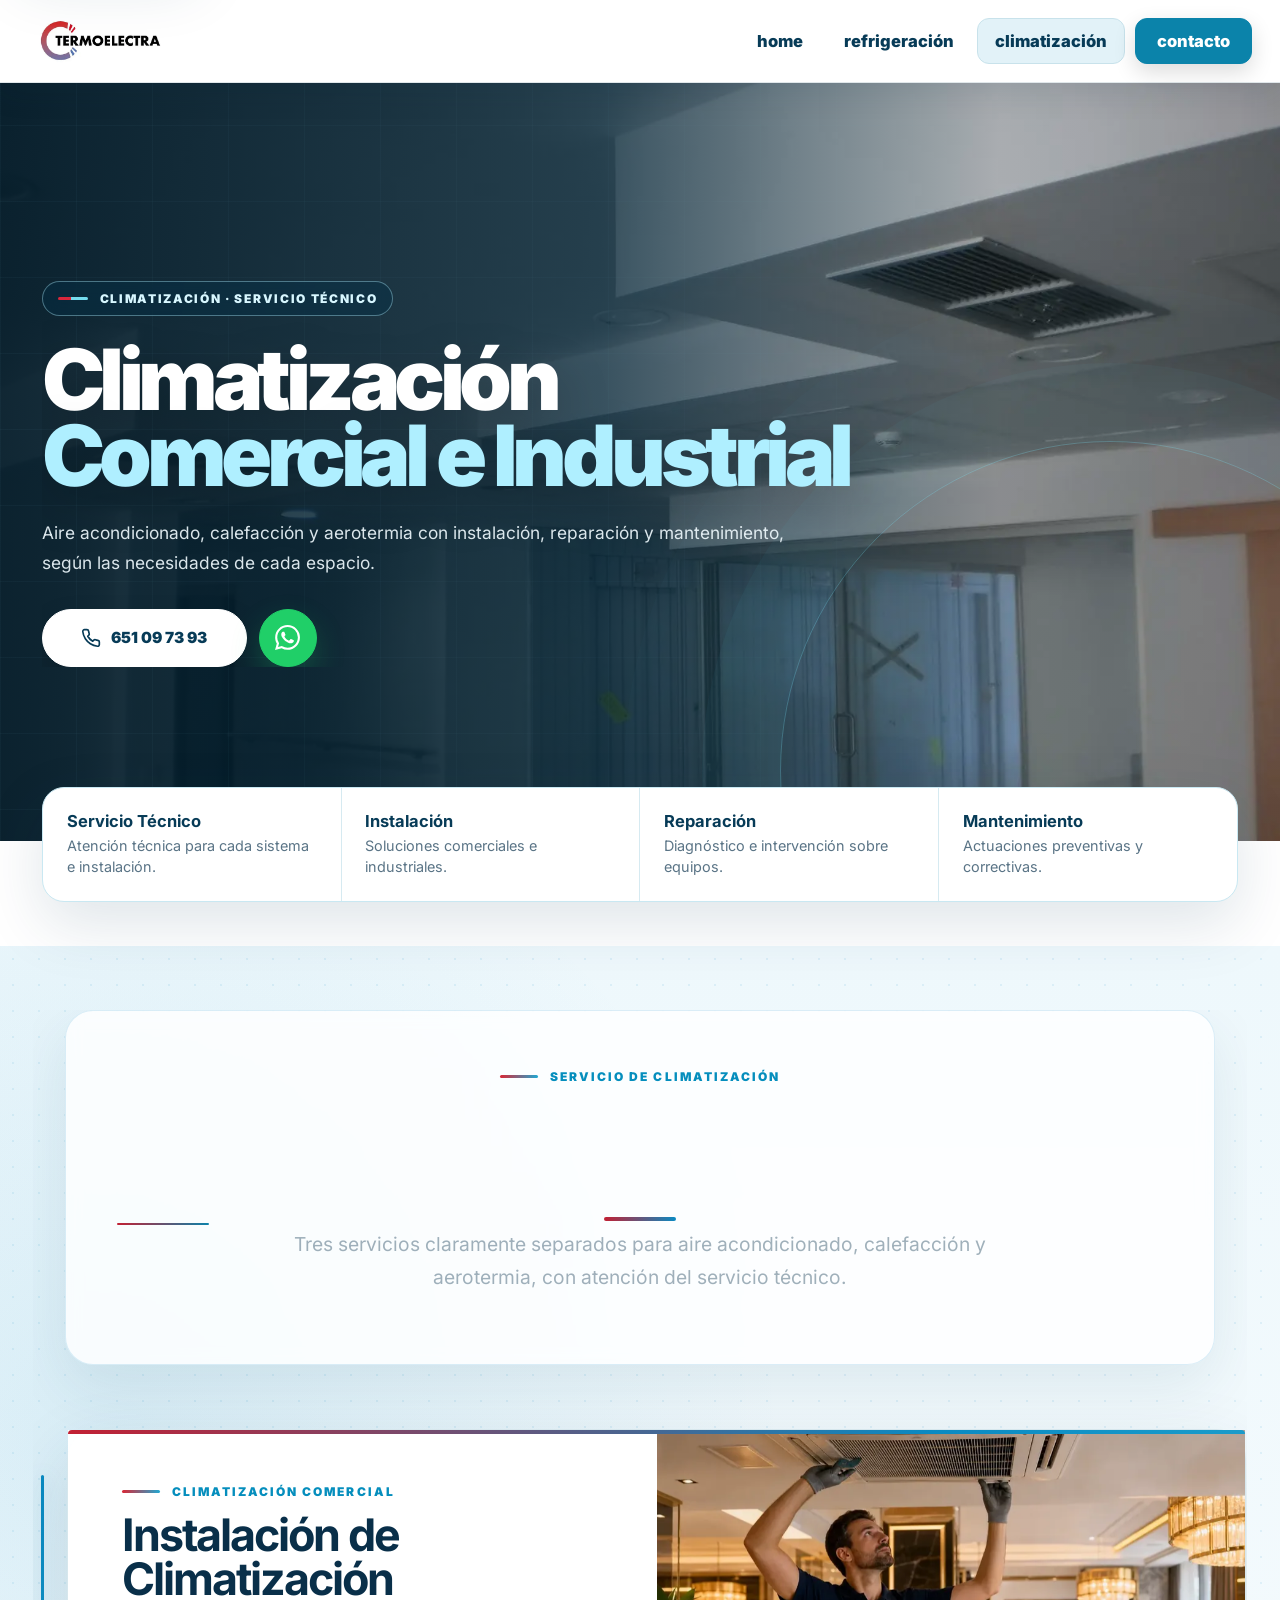
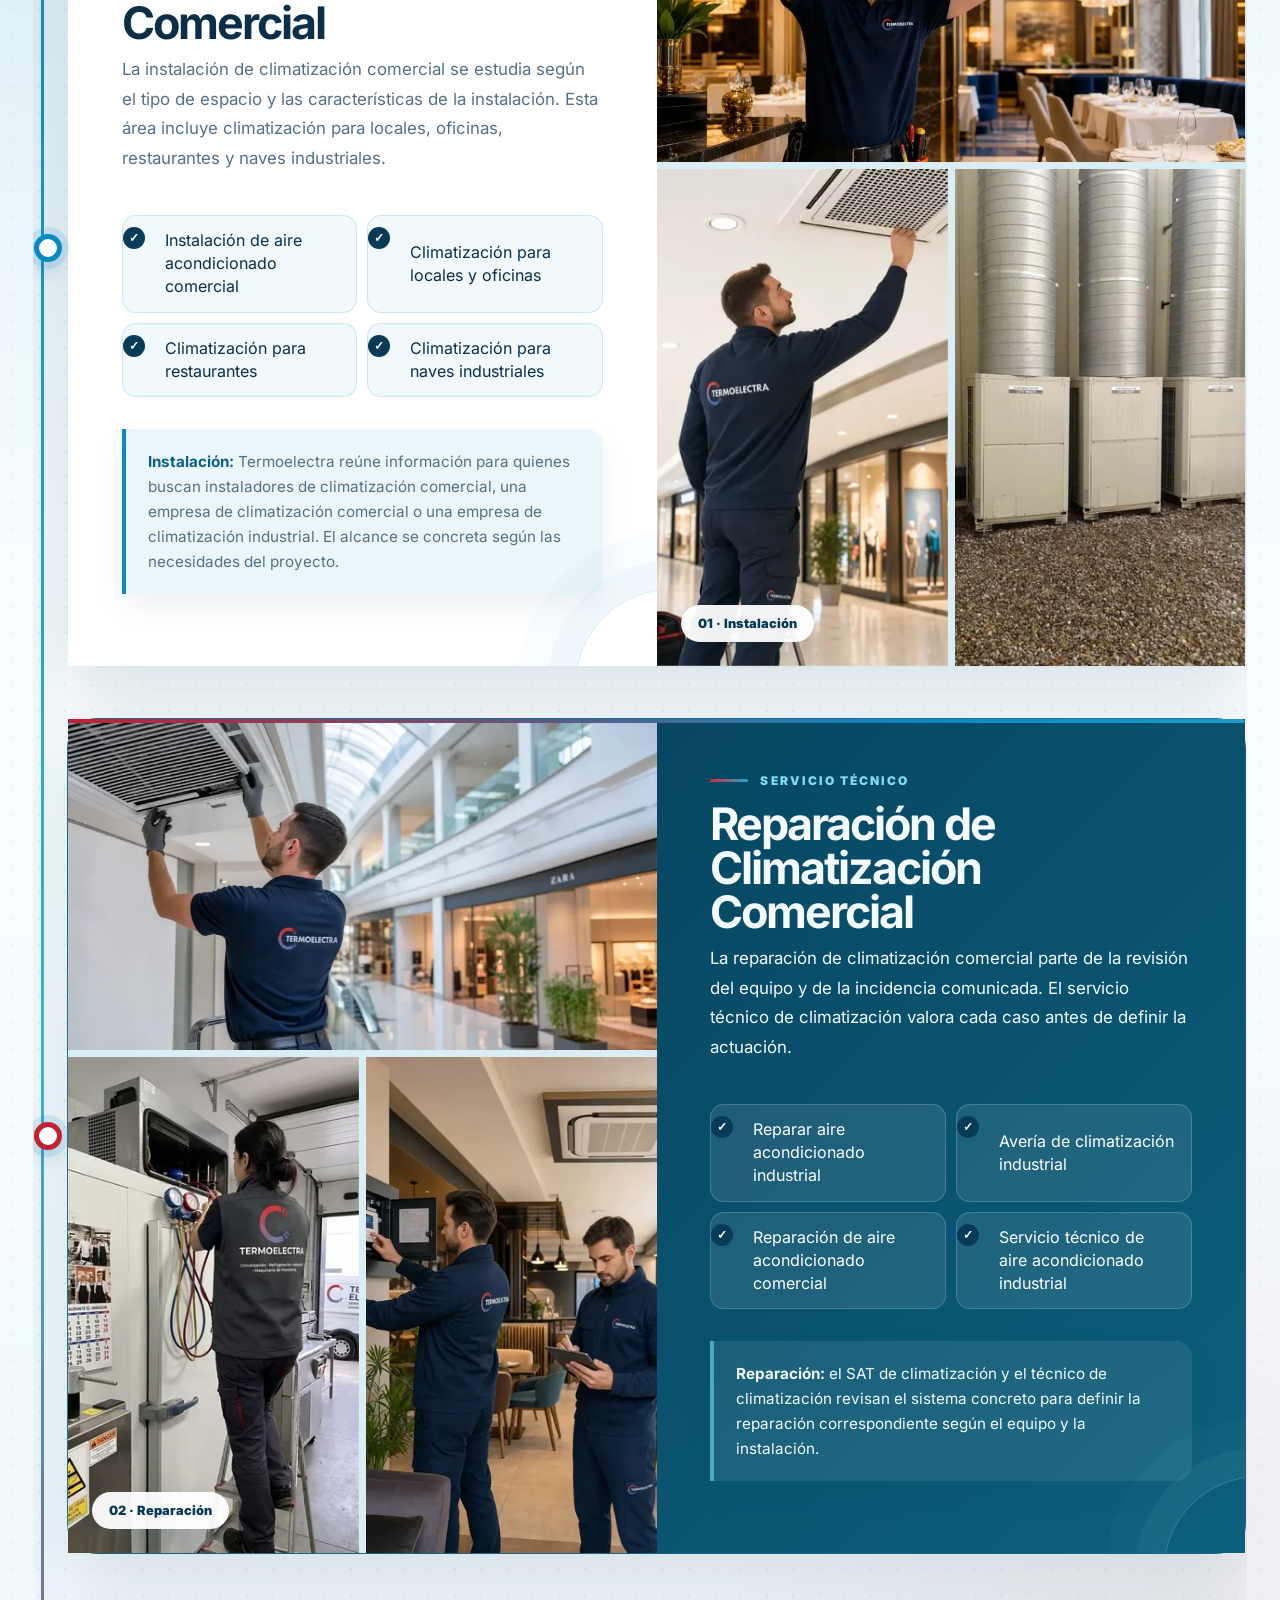
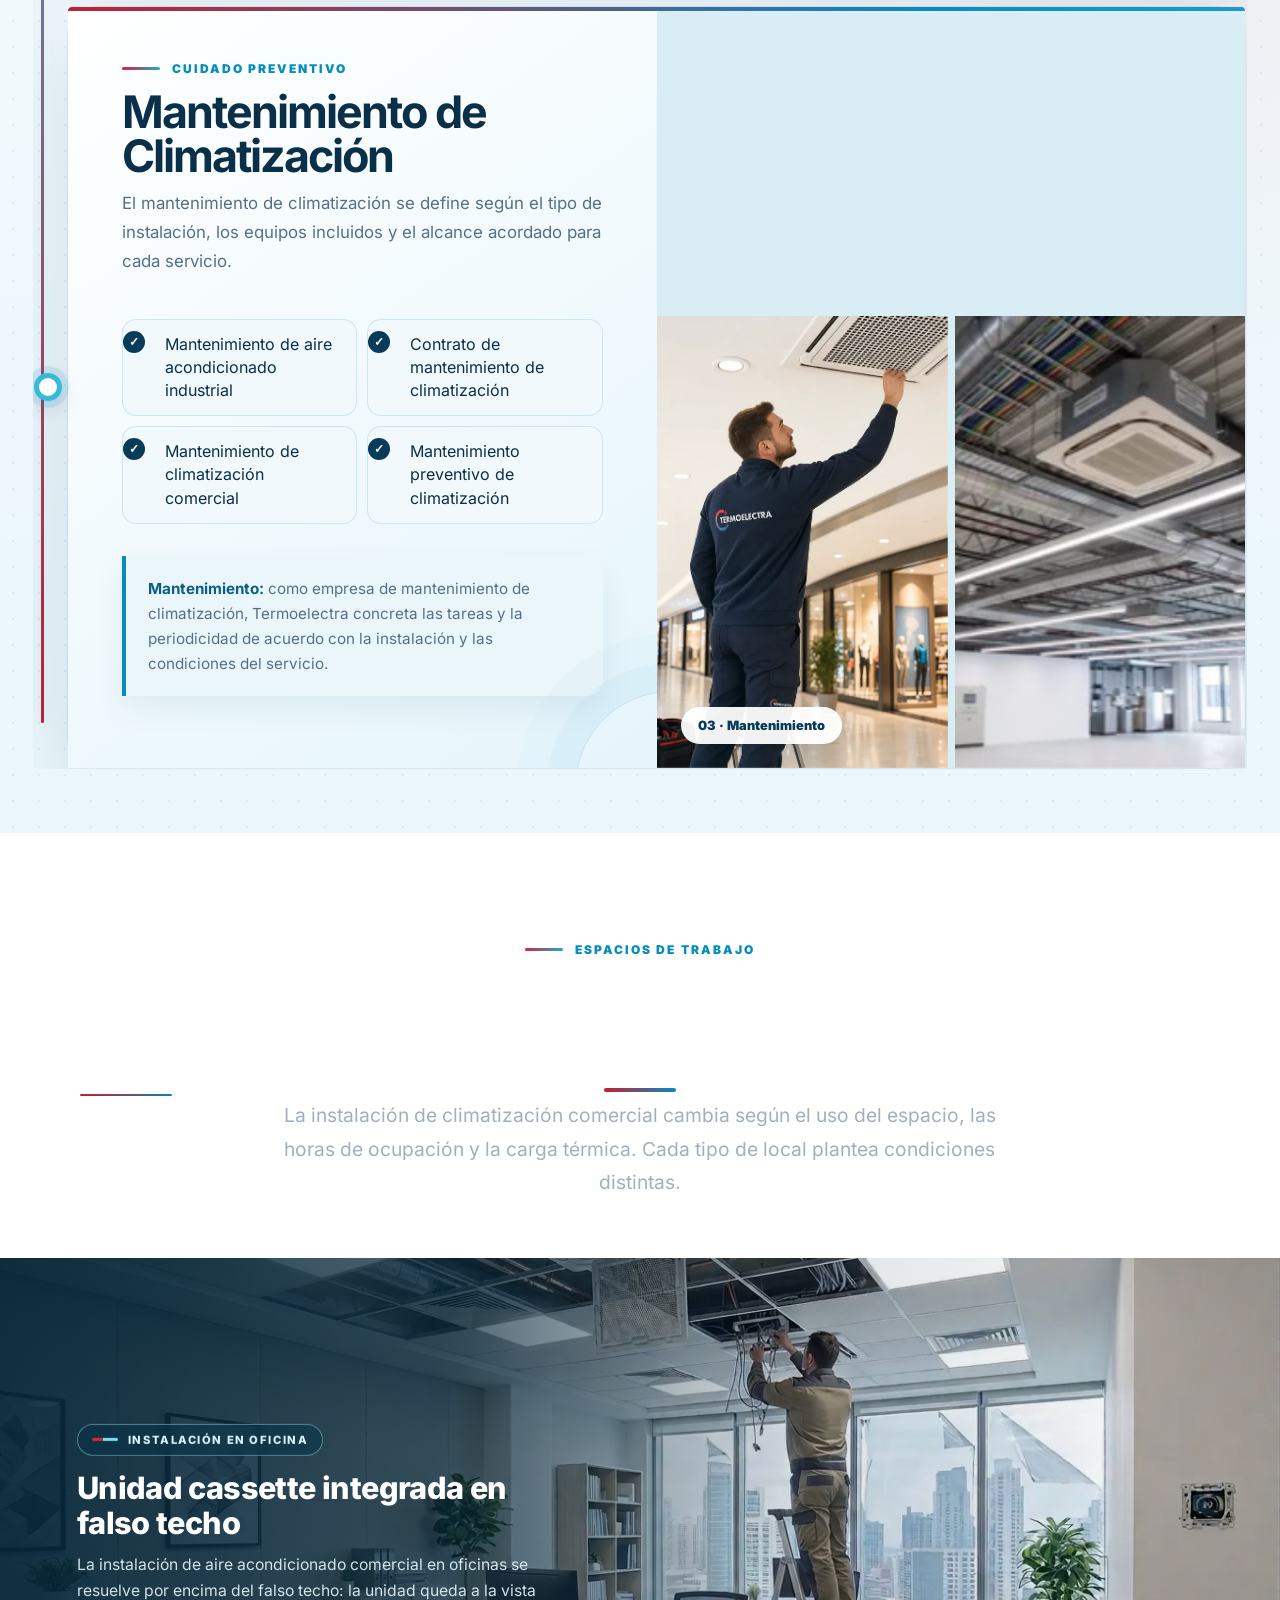
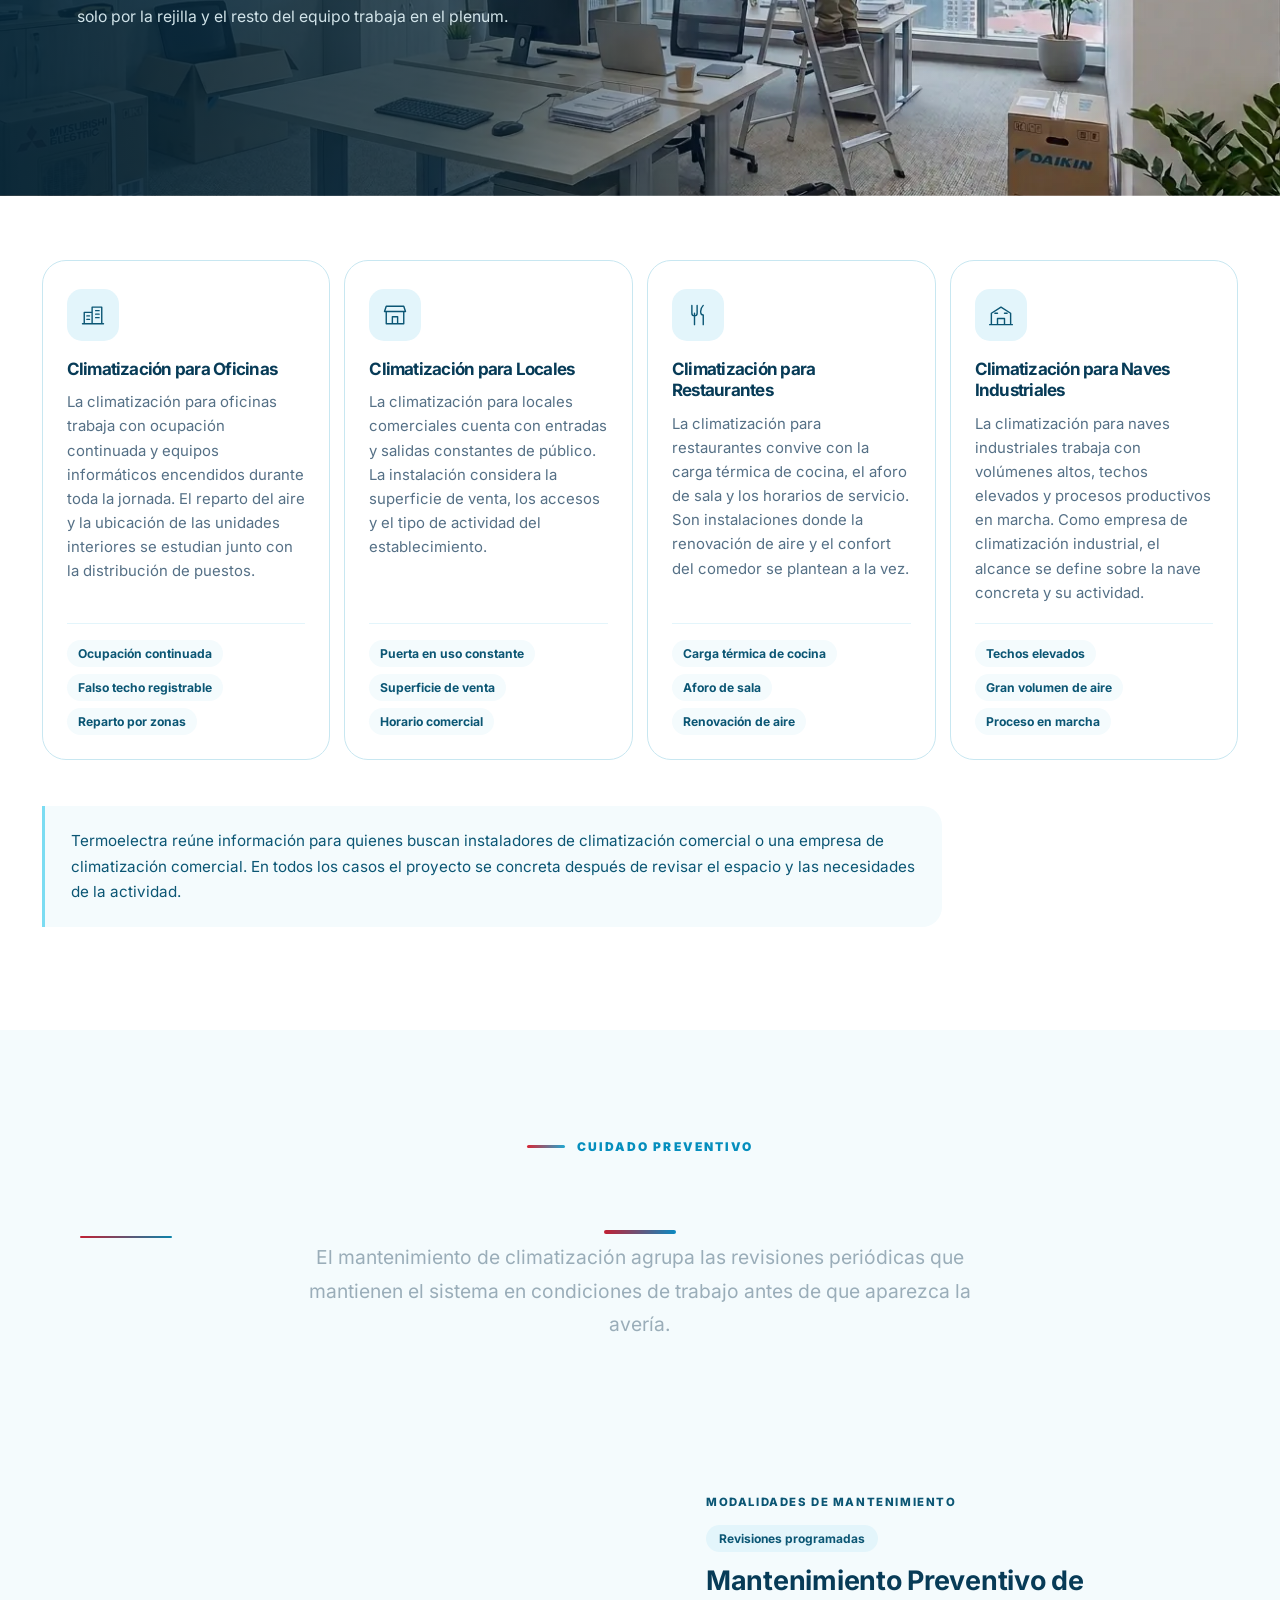
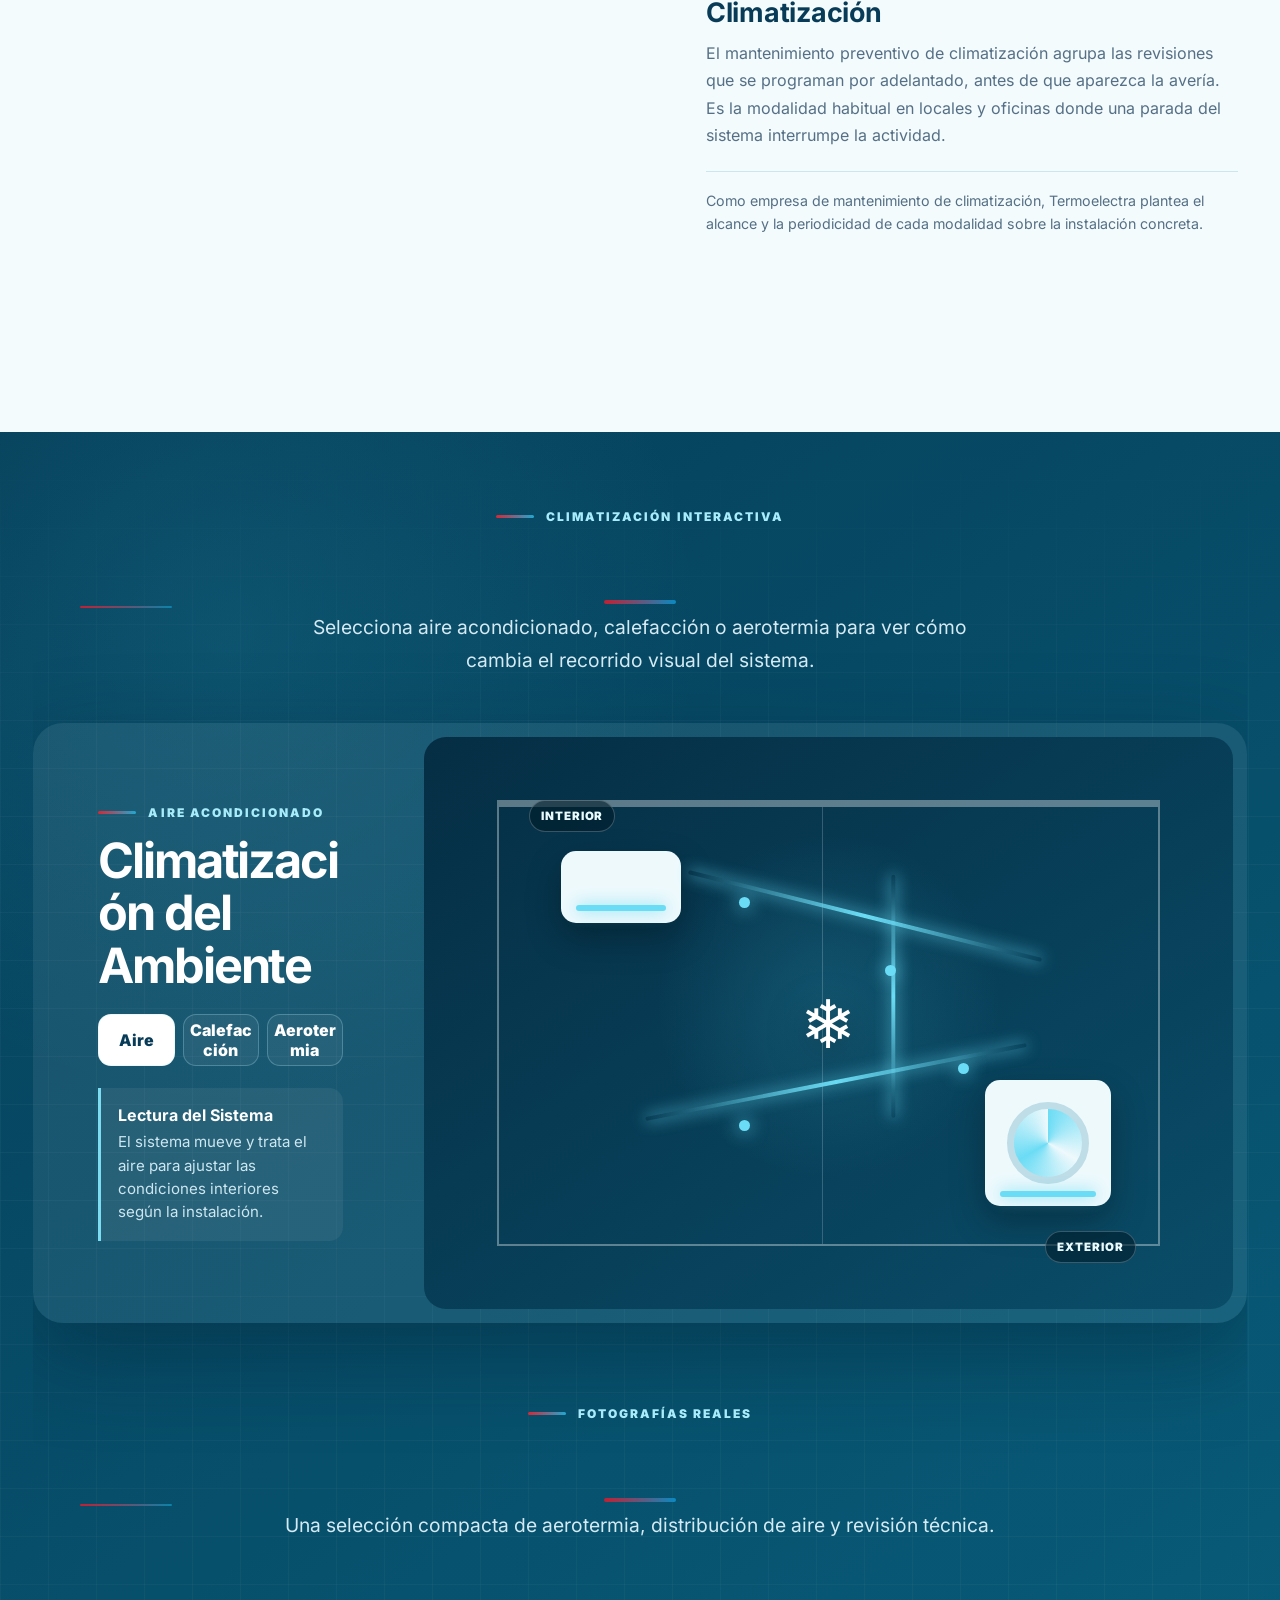
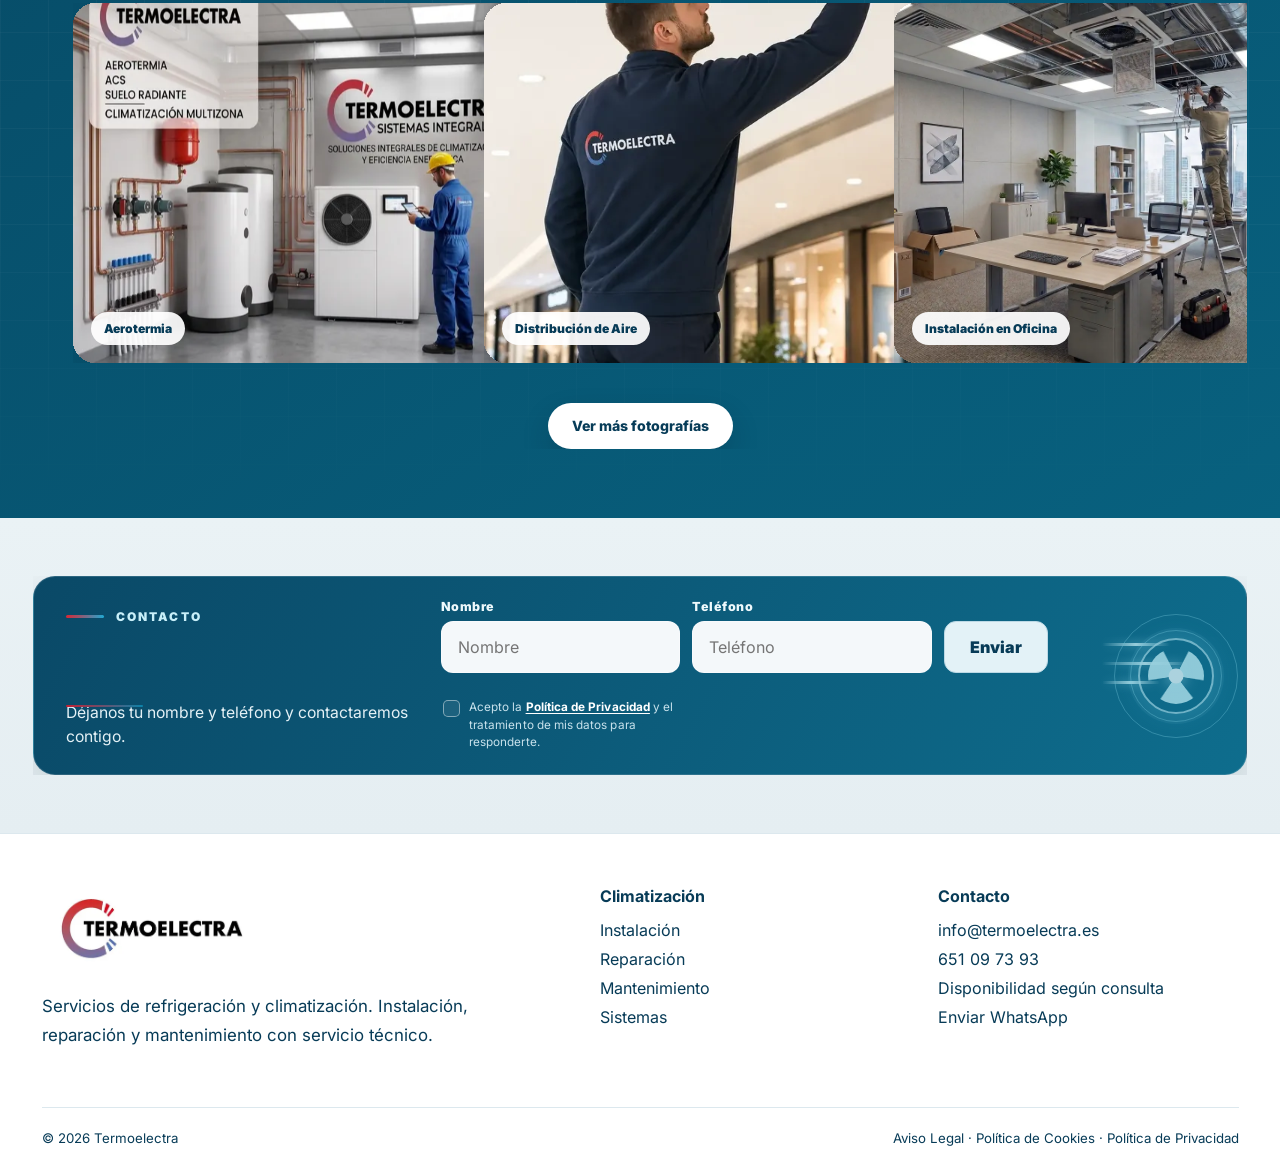
<file: climatizacion/index.html>
<!DOCTYPE html>

<html lang="es">
<head>
<meta charset="utf-8"/>
<meta content="width=device-width, initial-scale=1, viewport-fit=cover" name="viewport"/>
<title>Climatización, Aire Acondicionado, Calefacción y Aerotermia | Termoelectra</title>
<meta content="Climatización, aire acondicionado, calefacción y aerotermia. Instalación, reparación y mantenimiento con servicio técnico de Termoelectra." name="description"/>
<meta content="#073b57" name="theme-color"/>
<link href="https://termoelectra.es/climatizacion/" rel="canonical"/>
<link href="../favicon.ico" rel="icon" sizes="any"/>
<link href="../assets/icons/favicon-32.png" rel="icon" sizes="32x32" type="image/png"/>
<link href="../assets/icons/apple-touch-icon.png" rel="apple-touch-icon"/>
<link href="../site.webmanifest" rel="manifest"/>
<link as="font" crossorigin="" href="../assets/fonts/inter-latin-wght-normal.woff2" rel="preload" type="font/woff2"/>
<meta content="https://termoelectra.es/assets/og-climatizacion.jpg" property="og:image"/>
<meta content="1200" property="og:image:width"/>
<meta content="630" property="og:image:height"/>
<meta content="Termoelectra - Climatizacion comercial, aire acondicionado y aerotermia" property="og:image:alt"/>
<meta content="https://termoelectra.es/assets/og-climatizacion.jpg" name="twitter:image"/>
<style>@font-face{font-family:"Inter";font-style:normal;font-weight:100 900;font-display:swap;src:url("../assets/fonts/inter-latin-wght-normal.woff2") format("woff2-variations");unicode-range:U+0-FF,U+131,U+152-153,U+2BB-2BC,U+2C6,U+2DA,U+2DC,U+304,U+308,U+329,U+2000-206F,U+20AC,U+2122,U+2191,U+2193,U+2212,U+2215,U+FEFF,U+FFFD;}</style>
<meta content="index,follow,max-image-preview:large" name="robots"/>
<meta content="website" property="og:type"/>
<meta content="es_ES" property="og:locale"/>
<meta content="Termoelectra" property="og:site_name"/>
<meta content="Climatización Comercial e Industrial | Termoelectra" property="og:title"/>
<meta content="Instalación, reparación y mantenimiento de climatización comercial e industrial: aire acondicionado, calefacción y aerotermia para locales, oficinas, restaurantes y naves industriales." property="og:description"/>
<meta content="https://termoelectra.es/climatizacion/" property="og:url"/>
<meta content="summary_large_image" name="twitter:card"/>
<meta content="light" name="color-scheme"/>
<link as="image" fetchpriority="high" href="climatizacion-assets/climatizacion-interior.webp" rel="preload"/>
<style>
    :root{
      --navy:#073b57;
      --navy-2:#0b5674;
      --navy-3:#062f46;
      --ice:#f4fbfd;
      --ice-2:#e3f5fb;
      --cyan:#20a8d2;
      --cyan-2:#7bdcf2;
      --red:#d82735;
      --ink:#092f49;
      --muted:#557086;
      --white:#fff;
      --green:#20cf68;
      --line:#c8e7f1;
      --shadow:0 22px 58px rgba(7,59,87,.13);
      --radius:30px;
      --max:1180px;
    }

    *{box-sizing:border-box}
    html{scroll-behavior:smooth;scroll-padding-top:102px}
    body{
      margin:0;
      overflow-x:hidden;
      color:var(--ink);
      background:var(--ice);
      font-family:Inter,ui-sans-serif,-apple-system,BlinkMacSystemFont,"Segoe UI",Arial,sans-serif;
      -webkit-font-smoothing:antialiased;
      text-rendering:optimizeLegibility;
    }
    body.menu-open{overflow:hidden}
    img{display:block;max-width:100%}
    a{color:inherit;text-decoration:none}
    button,input{font:inherit}
    button{color:inherit}
    :focus-visible{outline:3px solid var(--cyan-2);outline-offset:4px}

    .skip-link{
      position:fixed;left:16px;top:-80px;z-index:9999;
      padding:12px 18px;border-radius:999px;background:var(--white);color:var(--navy);
      font-weight:800;box-shadow:var(--shadow);transition:top .2s cubic-bezier(.2,.7,.2,1);
    }
    .skip-link:focus{top:16px}
    .shell{width:min(var(--max),calc(100% - 40px));margin-inline:auto}
    .section{position:relative;padding:88px 0;overflow:hidden}
    .section.light{background:var(--ice)}
    .section.white{background:var(--white)}
    .section.dark{
      color:var(--white);
      background:
        radial-gradient(circle at 82% 12%,rgba(68,190,226,.21),transparent 28%),
        linear-gradient(135deg,var(--navy-3),var(--navy-2));
    }
    .section.dark::before{
      content:"";position:absolute;inset:0;pointer-events:none;opacity:.22;
      background-image:radial-gradient(circle,rgba(255,255,255,.65) 1px,transparent 1.5px);
      background-size:36px 36px;
      mask-image:linear-gradient(to bottom,transparent,#000 18%,#000 82%,transparent);
    }
    .section > .shell{position:relative;z-index:1}
    .section-head{max-width:760px;margin-bottom:38px}
    .section-head.center{text-align:center;margin-inline:auto}
    .eyebrow{
      display:inline-flex;align-items:center;gap:12px;margin-bottom:15px;
      color:#058ebd;font-size:.75rem;font-weight:900;letter-spacing:.17em;text-transform:uppercase;
    }
    .eyebrow::before{content:"";width:38px;height:3px;border-radius:9px;background:linear-gradient(90deg,var(--red),var(--cyan))}
    .dark .eyebrow{color:#a8ebfa}
    h1,h2,h3,p{margin-top:0}
    h1,h2,h3{font-family:Inter,ui-sans-serif,-apple-system,BlinkMacSystemFont,"Segoe UI",Arial,sans-serif;letter-spacing:-.045em}
    h2{margin-bottom:17px;font-size:clamp(2.25rem,5vw,4.35rem);line-height:.98}
    h3{margin-bottom:10px;font-size:clamp(1.25rem,2vw,1.65rem);line-height:1.08}
    p{margin-bottom:18px;font-size:1.05rem;line-height:1.75;color:var(--muted)}
    .dark p{color:#d5eaf2}
    .lead{max-width:720px;font-size:clamp(1.04rem,1.5vw,1.2rem)}

    /* Header */
    .site-header{
      position:fixed;z-index:1000;top:0;left:0;width:100%;padding:13px 18px;
      transition:padding .25s cubic-bezier(.2,.7,.2,1),background .25s cubic-bezier(.2,.7,.2,1);
    }
    .site-header.scrolled{padding-block:8px;background:rgba(7,59,87,.28);backdrop-filter:blur(12px)}
    .nav{
      width:min(1340px,100%);min-height:70px;margin:auto;padding:9px 14px 9px 18px;
      display:flex;align-items:center;justify-content:space-between;gap:25px;
      border:1px solid rgba(32,168,210,.25);border-radius:24px;
      background:rgba(255,255,255,.96);box-shadow:0 14px 42px rgba(3,43,64,.14);
    }
    .brand{display:flex;align-items:center;flex:0 0 auto}
    .brand img{width:184px;height:50px;object-fit:contain;object-position:left center}
    .nav-links{display:flex;align-items:center;gap:4px}
    .nav-links a{
      position:relative;padding:14px 18px;border-radius:999px;
      color:var(--navy);font-size:.94rem;font-weight:800;transition:background .2s cubic-bezier(.2,.7,.2,1),color .2s cubic-bezier(.2,.7,.2,1);
    }
    .nav-links a:hover,.nav-links a.active{background:var(--ice-2)}
    .nav-links a.active::after{
      content:"";position:absolute;left:50%;bottom:7px;width:18px;height:2px;
      border-radius:10px;background:var(--cyan);transform:translateX(-50%);
    }
    .nav-links .contact-link{padding-inline:24px;background:linear-gradient(135deg,var(--navy-2),var(--cyan));color:#fff}
    .nav-links .contact-link:hover{background:linear-gradient(135deg,var(--navy),var(--navy-2));color:#fff}
    .menu-toggle{
      display:none;width:50px;height:50px;border:1px solid var(--line);border-radius:50%;
      background:var(--ice);cursor:pointer;place-items:center;
    }
    .menu-toggle span,.menu-toggle::before,.menu-toggle::after{
      content:"";display:block;width:22px;height:2px;border-radius:8px;background:var(--navy);transition:.25s cubic-bezier(.2,.7,.2,1);
    }
    .menu-toggle span{margin:5px 0}
    .menu-toggle.active span{opacity:0}
    .menu-toggle.active::before{transform:translateY(7px) rotate(45deg)}
    .menu-toggle.active::after{transform:translateY(-7px) rotate(-45deg)}
    .menu-overlay{
      position:fixed;inset:0;z-index:998;opacity:0;pointer-events:none;
      background:rgba(2,14,22,.64);backdrop-filter:blur(7px);-webkit-backdrop-filter:blur(7px);
      transition:opacity .3s cubic-bezier(.2,.7,.2,1);
    }
    .menu-overlay.on{opacity:1;pointer-events:auto}

    /* Hero */
    
    
    
    
    
    
    
    
    
    
    
    
    @keyframes air-drift{to{transform:translateX(125vw) translateY(-28px)}}
    
    
    
    
    
    
    
    
    
    
    
    
    
    
    
    
    
    
    
    
    
    
    

    /* Three services */
    
    
    
    
    
    
    
    
    
    

    /* Stable visual explorer */
    
    
    
    
    
    
    
    
    
    
    
    
    
    
    
    
    
    

    /* Service detail */
    .detail-stack{display:grid;gap:22px}
    .detail-card{
      display:grid;grid-template-columns:1fr 1.08fr;min-height:440px;border:1px solid var(--line);
      border-radius:32px;overflow:hidden;background:#fff;box-shadow:0 17px 45px rgba(7,59,87,.08);
    }
    .detail-card.reverse{grid-template-columns:1.08fr 1fr}
    .detail-card.reverse .detail-media{order:2}
    .detail-media{position:relative;min-height:440px;overflow:hidden;background:var(--ice-2)}
    .detail-media img{width:100%;height:100%;object-fit:cover}
    .detail-badge{position:absolute;left:24px;bottom:24px;padding:11px 17px;border-radius:999px;background:rgba(255,255,255,.94);color:var(--navy);font-size:.8rem;font-weight:900;box-shadow:0 10px 25px rgba(0,35,51,.14)}
    .detail-copy{display:flex;flex-direction:column;justify-content:center;padding:46px}
    .detail-copy h3{font-size:clamp(1.8rem,3vw,2.8rem)}
    .check-list{list-style:none;margin:5px 0 0;padding:0}
    .check-list li{position:relative;padding:12px 0 12px 34px;border-top:1px solid #d8e8ee;color:var(--ink);line-height:1.45}
    .check-list li:first-child{border-top:0}
    .check-list li::before{
      content:"✓";position:absolute;left:0;top:11px;width:22px;height:22px;border-radius:50%;
      display:grid;place-items:center;background:var(--navy);color:#fff;font-size:.76rem;font-weight:900;
    }
    
    
    
    
    
    
    
    
    @keyframes fan-spin{to{transform:translate(-50%,-50%) rotate(360deg)}}
    @keyframes ring{to{transform:rotate(-360deg)}}

    /* Interactive circuit */
    .climate-lab{
      display:grid;grid-template-columns:.78fr 1.22fr;gap:30px;align-items:stretch;
      min-height:570px;padding:24px;border:1px solid rgba(151,225,243,.26);border-radius:34px;
      background:rgba(255,255,255,.07);box-shadow:0 28px 60px rgba(0,25,37,.2);
    }
    .lab-copy{display:flex;flex-direction:column;justify-content:center;padding:28px}
    .lab-copy h3{font-size:clamp(2rem,3.8vw,3.55rem)}
    .mode-controls{display:grid;grid-template-columns:repeat(3,1fr);gap:8px;margin:12px 0 22px}
    .mode-button{min-height:52px;border:1px solid rgba(184,232,243,.28);border-radius:13px;background:rgba(255,255,255,.06);color:#fff;font-weight:850;cursor:pointer}
    .mode-button:hover,.mode-button.active{background:#fff;color:var(--navy)}
    .lab-note{min-height:86px;padding:17px;border-left:3px solid var(--cyan-2);background:rgba(255,255,255,.06);border-radius:0 14px 14px 0}
    .lab-note strong{display:block;margin-bottom:5px;color:#fff}
    .lab-note p{margin:0;color:#cde6ef;font-size:.94rem;line-height:1.55}
    .system-visual{
      --flow:#6bdcf5;position:relative;min-height:520px;border-radius:25px;overflow:hidden;
      background:
        radial-gradient(circle at 50% 47%,rgba(69,194,225,.18),transparent 34%),
        linear-gradient(145deg,#052e44,#0a4d69);
    }
    .system-visual[data-mode="heat"]{--flow:#f38267}
    .system-visual[data-mode="aero"]{--flow:#8cd7b0}
    .room-outline{position:absolute;left:9%;right:9%;top:11%;bottom:11%;border:2px solid rgba(255,255,255,.35);border-top-width:7px}
    .room-outline::before{content:"";position:absolute;left:49%;top:0;bottom:0;border-left:1px solid rgba(255,255,255,.19)}
    .visual-device{
      position:absolute;width:120px;height:72px;border-radius:15px;background:#eef9fc;box-shadow:0 15px 35px rgba(0,0,0,.28);
    }
    .visual-device::after{content:"";position:absolute;left:15px;right:15px;bottom:12px;height:6px;border-radius:5px;background:var(--flow);box-shadow:0 0 16px var(--flow)}
    .device-in{left:17%;top:20%}
    .device-out{right:15%;bottom:18%;width:126px;height:126px}
    .device-out::before{
      content:"";position:absolute;left:50%;top:50%;width:68px;height:68px;border:7px solid #bfdde7;border-radius:50%;
      transform:translate(-50%,-50%);background:conic-gradient(from 0deg,var(--flow),transparent,var(--flow),transparent);
      animation:fan-spin 5s linear infinite;
    }
    .device-out::after{bottom:9px}
    .flow-path{position:absolute;height:4px;border-radius:99px;background:linear-gradient(90deg,transparent,var(--flow),transparent);box-shadow:0 0 15px var(--flow);animation:flow-pulse 2.3s ease-in-out infinite}
    .flow-path.a{left:32%;top:31%;width:45%;transform:rotate(14deg)}
    .flow-path.b{left:27%;top:60%;width:48%;transform:rotate(-11deg);animation-delay:-.7s}
    .flow-path.c{left:43%;top:45%;width:30%;transform:rotate(90deg);animation-delay:-1.3s}
    @keyframes flow-pulse{0%,100%{opacity:.24;filter:blur(1px)}50%{opacity:1;filter:blur(0)}}
    .air-dot{position:absolute;width:11px;height:11px;border-radius:50%;background:var(--flow);box-shadow:0 0 18px var(--flow);animation:dot-float 4s ease-in-out infinite}
    .air-dot:nth-of-type(1){left:39%;top:28%}
    .air-dot:nth-of-type(2){left:57%;top:40%;animation-delay:-1s}
    .air-dot:nth-of-type(3){left:66%;top:57%;animation-delay:-2s}
    .air-dot:nth-of-type(4){left:39%;top:67%;animation-delay:-3s}
    @keyframes dot-float{50%{transform:translateY(-16px) scale(1.25);opacity:.65}}
    .visual-label{position:absolute;padding:8px 11px;border:1px solid rgba(255,255,255,.22);border-radius:999px;background:rgba(0,29,43,.6);color:#e9fbff;font-size:.72rem;font-weight:900;letter-spacing:.08em;text-transform:uppercase}
    .label-in{left:13%;top:11%}
    .label-out{right:12%;bottom:8%}
    .mode-symbol{position:absolute;left:50%;top:50%;font-size:4.2rem;transform:translate(-50%,-50%);filter:drop-shadow(0 10px 22px rgba(0,0,0,.35));transition:transform .25s cubic-bezier(.2,.7,.2,1)}
    .system-visual:hover .mode-symbol{transform:translate(-50%,-50%) scale(1.08)}

    /* Process */
    
    
    
    
    
    
    

    /* Gallery */
    .gallery-three{display:grid;grid-template-columns:1.15fr .85fr .85fr;gap:15px}
    .gallery-item{position:relative;height:390px;border-radius:26px;overflow:hidden;background:#0b405b}
    .gallery-item img{width:100%;height:100%;object-fit:cover;transition:transform .45s cubic-bezier(.2,.7,.2,1),filter .45s cubic-bezier(.2,.7,.2,1)}
    .gallery-item:hover img{transform:scale(1.035);filter:brightness(.83)}
    .gallery-item span{
      position:absolute;left:18px;bottom:18px;padding:9px 13px;border-radius:999px;
      background:rgba(255,255,255,.93);color:var(--navy);font-size:.76rem;font-weight:900;
    }

    /* Certifications */
    
    
    
    
    
    
    
    
    

    /* FAQ */
    
    
    .faq-list{display:grid;gap:11px}
    .faq-item{border:1px solid var(--line);border-radius:19px;background:#fff;overflow:hidden;box-shadow:0 8px 24px rgba(7,59,87,.045)}
    .faq-q{
      width:100%;min-height:78px;padding:17px 19px 17px 24px;border:0;
      display:grid;grid-template-columns:1fr 48px;align-items:center;gap:18px;
      background:transparent;text-align:left;color:var(--navy);font-weight:900;cursor:pointer;
    }
    .faq-plus{width:46px;height:46px;border-radius:50%;display:grid;place-items:center;background:var(--navy);color:#fff;font-size:1.55rem;line-height:1;transition:transform .25s cubic-bezier(.2,.7,.2,1),background .25s cubic-bezier(.2,.7,.2,1)}
    .faq-item.open .faq-plus{transform:rotate(45deg);background:var(--red)}
    .faq-a{display:grid;grid-template-rows:0fr;transition:grid-template-rows .28s cubic-bezier(.2,.7,.2,1)}
    .faq-a > div{overflow:hidden}
    .faq-a p{padding:0 82px 0 24px;margin:0;font-size:.96rem}
    .faq-item.open .faq-a{grid-template-rows:1fr}
    .faq-item.open .faq-a p{padding-bottom:23px}

    /* Contact and footer */
    
    
    
    
    
    
    
    
    
    
    footer{padding:60px 0 110px;background:#052f45;color:#fff}
    .footer-grid{display:grid;grid-template-columns:1.25fr .7fr .9fr;gap:55px}
    .footer-brand-card{width:250px;margin-bottom:22px;padding:17px 20px;border-radius:18px;background:#fff}
    .footer-brand-card img{width:100%;height:66px;object-fit:contain}
    .footer-about p{max-width:480px;color:#b9d5df}
    .footer-col h3{font-size:1rem;letter-spacing:0}
    .footer-col ul{list-style:none;margin:0;padding:0}
    .footer-col li{margin:12px 0;color:#b9d5df}
    .footer-col a:hover{color:#fff}
    .footer-bottom{margin-top:42px;padding-top:24px;border-top:1px solid rgba(255,255,255,.13);display:flex;justify-content:space-between;gap:25px;color:#9dbcc7;font-size:.83rem}

    /* Floating and mobile actions */
    .mobile-bar{display:none}

    /* Reveal */
    .reveal{opacity:0;transform:translateY(24px);transition:opacity .65s cubic-bezier(.2,.7,.2,1),transform .65s cubic-bezier(.2,.7,.2,1)}
    .reveal.visible{opacity:1;transform:none}
    .reveal.delay{transition-delay:.12s}

    @media(max-width:1000px){
      .nav-links{
        position:fixed;z-index:1002;inset:0 0 auto auto;
        width:min(88vw,390px);height:100dvh;min-height:100vh;
        padding:108px 28px 120px;overflow-y:auto;overscroll-behavior:contain;
        display:flex;flex-direction:column;align-items:stretch;justify-content:flex-start;gap:8px;
        border-left:1px solid var(--line);border-radius:0;
        background:radial-gradient(circle at 100% 0,rgba(32,168,210,.12),transparent 19rem),#fff;
        box-shadow:-24px 0 70px rgba(4,24,40,.24);
        transform:translate3d(105%,0,0);
        transition:transform .42s cubic-bezier(.2,.75,.2,1);
        isolation:isolate;
      }
      .nav-links::before{
        content:"";position:absolute;left:28px;right:28px;top:82px;height:1px;
        background:linear-gradient(90deg,var(--red),var(--cyan),transparent);
      }
      .nav-links.open{transform:translate3d(0,0,0)}
      .nav-links a{
        position:relative;width:100%;padding:18px;border-bottom:1px solid var(--line);
        border-radius:0!important;background:transparent;color:var(--navy)!important;
        font-size:1.05rem;
      }
      .nav-links a:not(.contact-link)::after{
        content:"›";display:block;position:absolute;right:10px;top:50%;
        width:auto;height:auto;background:none;color:var(--cyan);font-size:1.45rem;
        transform:translateY(-50%);
      }
      .nav-links a.active{background:var(--ice-2)}
      .nav-links a.active::after{background:none}
      .nav-links .contact-link{
        margin-top:18px;padding:17px 22px!important;border:0;border-radius:999px!important;
        background:linear-gradient(135deg,var(--navy-2),var(--cyan));color:#fff!important;text-align:center;
      }
      .menu-toggle{
        z-index:1004;display:flex;flex-direction:column;align-items:center;justify-content:center;
        gap:0;
      }
      .menu-toggle.active{
        position:fixed;top:25px;right:22px;width:48px;height:48px;
        border:1px solid var(--line);border-radius:50%;background:#fff;
        box-shadow:0 10px 30px rgba(4,24,40,.12);
      }
      body.menu-open .mobile-bar{grid-template-columns:1fr}
      
      
      
      
      
      
      
      
      .detail-card,.detail-card.reverse{grid-template-columns:1fr 1fr}
      .climate-lab{grid-template-columns:1fr}
      .system-visual{min-height:430px}
      
      
      
      
      
    }

    @media(max-width:760px){
      html{scroll-padding-top:88px}
      .shell{width:min(100% - 28px,var(--max))}
      .section{padding:64px 0}
      h2{font-size:clamp(2.15rem,11vw,3.25rem)}
      p{font-size:1rem}
      .site-header{padding:9px}
      .nav{min-height:68px;padding:8px 9px 8px 13px;border-radius:20px}
      .brand img{width:166px;height:48px}
      .menu-toggle{width:48px;height:48px}
      .nav-links.open{transform:translate3d(0,0,0)}
      
      
      
      
      
      
      
      
      
      
      
      
      
      
      
      .detail-stack{gap:16px}
      .detail-card,.detail-card.reverse{grid-template-columns:1fr;min-height:0}
      .detail-card.reverse .detail-media{order:0}
      .detail-media{min-height:310px;height:310px}
      .detail-copy{padding:29px 23px}
      .detail-copy h3{font-size:2rem}
      .check-list{display:grid;gap:8px;margin-top:10px}
      .check-list li{
        padding:14px 16px 14px 45px;border:1px solid #d7e9ef;border-radius:14px;background:#f8fdfe;
      }
      .check-list li::before{left:14px;top:13px}
      .climate-lab{padding:12px}
      .lab-copy{padding:22px 14px 5px}
      .mode-controls{grid-template-columns:1fr}
      .system-visual{min-height:360px}
      .visual-device{width:92px;height:58px}
      .device-out{width:94px;height:94px}
      .device-out::before{width:51px;height:51px}
      .mode-symbol{font-size:3rem}
      
      
      
      
      
      .gallery-three{grid-template-columns:1fr}
      .gallery-item{height:300px}
      
      
      .faq-q{grid-template-columns:1fr 44px;padding-left:18px}
      .faq-plus{width:42px;height:42px}
      .faq-a p{padding-left:18px;padding-right:18px}
      
      
      
      .footer-grid{grid-template-columns:1fr;gap:32px}
      .footer-brand-card{width:230px}
      .footer-bottom{flex-direction:column}
      .mobile-bar{
        position:fixed;z-index:1100;left:10px;right:10px;bottom:max(10px,env(safe-area-inset-bottom));
        display:grid;grid-template-columns:1fr 1.15fr;gap:8px;padding:8px;border:1px solid var(--line);
        border-radius:20px;background:rgba(255,255,255,.96);box-shadow:0 14px 40px rgba(4,39,58,.22);
        backdrop-filter:blur(10px);
      }
      .mobile-bar a{min-height:52px;border-radius:14px;display:flex;align-items:center;justify-content:center;gap:9px;color:#fff;font-weight:900}
      .mobile-bar .call{background:var(--navy-2)}
      .mobile-bar .wa{background:var(--green)}
      .mobile-bar svg{width:22px;height:22px}
      footer{padding-bottom:110px}
    }

    @media(prefers-reduced-motion:reduce){
      html{scroll-behavior:auto}
      *,*::before,*::after{animation-duration:.01ms!important;animation-iteration-count:1!important;transition-duration:.01ms!important}
      .reveal{opacity:1;transform:none}
    }
  </style>
<link href="../assets/shared-header.css" rel="stylesheet"/>
<style>
/* ===== PATCH: dinamismo + nota SEO ===== */
#scrollProgress{position:fixed;top:0;left:0;height:3px;width:0;z-index:1400;background:linear-gradient(90deg,#c22033,#0a8ac2);pointer-events:none}
.detail-note{margin-top:18px;padding:16px 20px;border-left:3px solid #35b6e0;background:rgba(53,182,224,.07);border-radius:0 12px 12px 0;font-size:.95rem;line-height:1.65}
.detail-note strong{color:#0a5f86}
.section.dark .detail-note strong{color:#9feaff}
@media(prefers-reduced-motion:no-preference){
  .section-head h2{position:relative}
  .section-head h2::after{content:"";position:absolute;left:0;bottom:-10px;width:72px;height:4px;border-radius:4px;background:linear-gradient(90deg,#c22033,#0a8ac2);transform:scaleX(0);transform-origin:left;transition:transform .85s cubic-bezier(.2,.7,.2,1) .25s cubic-bezier(.2,.7,.2,1)}
  .section-head.in h2::after,.section-head.reveal.in h2::after{transform:scaleX(1)}
  .detail-card{transition:transform .45s cubic-bezier(.2,.7,.2,1),box-shadow .45s cubic-bezier(.2,.7,.2,1)}
  .detail-card:hover{transform:translateY(-6px);box-shadow:0 18px 44px rgba(6,40,70,.16)}
  .detail-media img{transition:transform 1s cubic-bezier(.2,.7,.2,1)}
  .detail-media:hover img{transform:scale(1.05)}
  
  
  
}
</style>
<style>
/* ===== PATCH v4: sangrado a borde en detail-cards (como refrigeración) ===== */
:root{--page-bleed:min(1780px,96vw)}
@media(min-width:1360px){
  html,body{overflow-x:clip}
  /* Card normal: media a la izquierda → sangrado izquierdo */
  .detail-card:not(.reverse) .detail-media{
    margin-left:calc(0px - (100vw - var(--page-bleed))/2 - 42px);
    border-radius:0 24px 24px 0;
  }
  /* Card reverse: media a la derecha → sangrado derecho */
  .detail-card.reverse .detail-media{
    margin-right:calc(0px - (100vw - var(--page-bleed))/2 - 42px);
    border-radius:24px 0 0 24px;
  }
  .detail-media img{border-radius:inherit}
}
/* también mejora el max-width del contenedor a nivel visual */
@media(min-width:1360px){
  :root{--max:1780px}
  .shell{width:min(var(--max),calc(100% - 60px))}
}
</style>
<style>
/* ===== PATCH v5: fotografías completas y altura equilibrada ===== */
.detail-media > img{position:absolute;inset:0}
.detail-media.media-complete{isolation:isolate;background:#0a4965}
.detail-media.media-complete::before{
  content:"";position:absolute;inset:-28px;z-index:0;
  background-position:center;background-size:cover;background-repeat:no-repeat;
  filter:blur(22px) saturate(.72);opacity:.46;transform:scale(1.08);
}


.detail-media.media-complete img{
  z-index:1;padding:10px;object-fit:contain;background:transparent;
}
.detail-media.media-complete .detail-badge{z-index:2}
.detail-card:hover .detail-media.media-complete img{transform:none}

.gallery-item{background:#0a4965}
.gallery-item img{object-fit:contain;background:#0a4965}

@media(max-width:760px){
  .detail-media.media-complete img{padding:7px}
}
@media(min-width:1360px){
  .detail-card:not(.reverse) .detail-media .detail-badge{
    left:calc((100vw - var(--page-bleed))/2 + 66px);
  }
}
</style>
<style>
/* ===== RECONSTRUCCIÓN FINAL: jerarquía de la orden y encuadres limpios ===== */
:root{--max:1280px}
.shell{width:min(var(--max),calc(100% - 48px))}
.section{padding:78px 0}
.section-head{max-width:900px;margin:0 auto 42px;text-align:center}
.section-head .eyebrow{justify-content:center}
.section-head h2{font-size:clamp(2.25rem,4.4vw,4rem)}
.section-head h2::after{left:50%;transform:translateX(-50%) scaleX(0);transform-origin:center}
.section-head.in h2::after,.section-head.reveal.in h2::after{transform:translateX(-50%) scaleX(1)}




@keyframes climateSnow{to{transform:translate3d(var(--drift),920px,0) rotate(270deg)}}
.detail-stack{gap:24px}
.detail-card,.detail-card.reverse{
  grid-template-columns:minmax(330px,40%) minmax(0,60%);
  min-height:510px;max-width:1180px;margin-inline:auto;
  overflow:hidden;border:0;border-radius:26px;background:#fff;box-shadow:0 18px 52px rgba(6,40,70,.11);
}
.detail-card.reverse{grid-template-columns:minmax(0,60%) minmax(330px,40%)}
.detail-card .detail-media,.detail-card.reverse .detail-media{
  min-height:510px;margin:0!important;border-radius:0!important;background:transparent!important;
}
.detail-media.media-complete::before{display:none}
.detail-media.media-complete img,.detail-media>img{
  inset:0;width:100%;height:100%;padding:0!important;object-fit:cover!important;background:transparent!important;border-radius:0!important;
}
.detail-media.media-triptych{
  display:grid!important;
  grid-template-columns:repeat(2,minmax(0,1fr));
  grid-template-rows:minmax(0,.4fr) minmax(0,.6fr);
  gap:6px;
  padding:0!important;
  overflow:hidden;
  background:#fff!important;
}
.detail-media.media-triptych figure{
  position:relative;
  min-width:0;
  min-height:0;
  margin:0;
  overflow:hidden;
}
.detail-media.media-triptych figure:first-child{
  grid-column:1/-1;
  grid-row:1;
}
.detail-media.media-triptych figure:nth-child(2){
  grid-column:1;
  grid-row:2;
}
.detail-media.media-triptych figure:nth-child(3){
  grid-column:2;
  grid-row:2;
}
.detail-media.media-triptych figure img{
  position:absolute!important;
  inset:0!important;
  width:100%!important;
  height:100%!important;
  object-fit:cover!important;
}
.detail-card:hover .detail-media img{transform:scale(1.025)}
.detail-copy{padding:46px 48px;align-self:center}
.detail-copy h3{font-size:clamp(2rem,3.6vw,3.2rem)}
.detail-note{padding:14px 18px}
.gallery-three{grid-template-columns:repeat(3,1fr);gap:18px;max-width:1120px;margin-inline:auto}
.gallery-item{height:auto;aspect-ratio:3/4;border:0;background:transparent!important;border-radius:24px;box-shadow:0 16px 40px rgba(3,34,51,.18)}
.gallery-item img{width:100%;height:100%;object-fit:cover!important;background:transparent!important}
.gallery-item:first-child img{object-position:center}
.gallery-item.gallery-extra{display:none}
.gallery-three.is-expanded .gallery-extra{display:block}
.gallery-toggle{
  display:flex;
  align-items:center;
  justify-content:center;
  min-height:46px;
  margin:24px auto 0;
  padding:12px 24px;
  border:0;
  border-radius:999px;
  background:#fff;
  color:#073c58;
  font:800 .88rem/1.1 Inter,system-ui,sans-serif;
  cursor:pointer;
  box-shadow:0 12px 28px rgba(0,24,38,.18);
}
.gallery-toggle:hover{background:#bcefff;transform:translateY(-2px)}

.climate-lab{border:0}
.gallery-section-head{margin-top:82px}
@media(max-width:1000px){
  
  
  
  .detail-card,.detail-card.reverse{grid-template-columns:42% 58%}
  .detail-card.reverse{grid-template-columns:58% 42%}
  .detail-copy{padding:36px}
}
@media(max-width:760px){
  .shell{width:min(100% - 28px,var(--max))}
  .section{padding:56px 0}
  
  
  
  
  
  
  
  .detail-card,.detail-card.reverse{display:flex;flex-direction:column;min-height:0}
  .detail-card.reverse .detail-media{order:0}
  .detail-card .detail-media,.detail-card.reverse .detail-media{width:100%;min-height:0;height:auto;aspect-ratio:3/4}
  .detail-media.media-triptych{
    grid-template-columns:repeat(2,minmax(0,1fr));
    grid-template-rows:minmax(0,.4fr) minmax(0,.6fr);
  }
  .detail-copy{padding:28px 22px}
  .climate-lab{padding:12px}
  .lab-copy{padding:23px 12px 10px}
  .mode-controls{grid-template-columns:repeat(3,minmax(0,1fr));gap:6px}
  .mode-button{padding:0 4px;font-size:.72rem}
  .system-visual{min-height:360px}
  .gallery-section-head{margin-top:58px}
  .gallery-three{grid-template-columns:1fr}
  .gallery-item{aspect-ratio:3/4}
}

</style>
<style>
/* ===== AJUSTE SOLICITADO: servicios full width, zig-zag y CTA compacto ===== */


#servicios{padding:78px 0 0;background:#fff}
#servicios>.shell{width:100%;max-width:none}
#servicios .section-head{
  width:min(1180px,calc(100% - 48px));
  margin:0 auto 46px;
}
#servicios .detail-stack{gap:0}
#servicios .detail-card,
#servicios .detail-card.reverse{
  width:100%;max-width:none;margin:0;
  grid-template-columns:minmax(0,1fr) minmax(0,1fr);
  min-height:560px;border:0;border-radius:0;box-shadow:none;
}
#servicios .detail-card:nth-child(odd){background:#fff}
#servicios .detail-card:nth-child(even){background:#eaf5f9}
#servicios .detail-card:not(.reverse) .detail-copy{order:1}
#servicios .detail-card:not(.reverse) .detail-media{order:2}
#servicios .detail-card.reverse .detail-media{order:1}
#servicios .detail-card.reverse .detail-copy{order:2}
#servicios .detail-card .detail-media,
#servicios .detail-card.reverse .detail-media{
  min-height:560px;border-radius:0!important;box-shadow:none;background:#d9edf4!important;
}
#servicios .detail-copy{
  padding:clamp(38px,5.5vw,86px);
  background:inherit;
}
#servicios .detail-media.media-triptych{gap:7px}

#contacto{padding:68px 0}
.compact-contact{
  max-width:1120px;margin-inline:auto;padding:34px 38px;
  display:grid;grid-template-columns:minmax(0,.85fr) minmax(520px,1.15fr);
  align-items:center;gap:34px;
  border:1px solid var(--line);border-radius:24px;
  background:linear-gradient(135deg,#073b57,#0b668c);color:#fff;
  box-shadow:0 18px 46px rgba(7,59,87,.16);
}
.compact-contact .eyebrow{color:#b9effb;margin-bottom:10px}
.compact-contact h2{margin-bottom:10px;font-size:clamp(1.8rem,3vw,2.8rem)}
.compact-contact p{margin:0;color:#d8eef5;font-size:.98rem}
.compact-contact-form{display:grid;grid-template-columns:1fr 1fr auto;gap:10px;align-items:end}
.compact-field label{display:block;margin:0 0 7px;color:#dff6fc;font-size:.76rem;font-weight:850;letter-spacing:.04em}
.compact-field input{
  width:100%;height:52px;padding:0 15px;border:1px solid rgba(255,255,255,.38);
  border-radius:12px;background:#fff;color:var(--ink);outline:none;
}
.compact-field input:focus{border-color:#8ce6f7;box-shadow:0 0 0 4px rgba(123,220,242,.2)}
.compact-submit{
  height:52px;padding:0 24px;border:0;border-radius:12px;
  background:#fff;color:var(--navy);font-weight:900;cursor:pointer;
}
.compact-submit:hover{background:#dff7fc}

@media(max-width:900px){
  #servicios .detail-card,#servicios .detail-card.reverse{grid-template-columns:1fr 1fr;min-height:500px}
  #servicios .detail-card .detail-media,#servicios .detail-card.reverse .detail-media{min-height:500px}
  #servicios .detail-copy{padding:36px 28px}
  .compact-contact{grid-template-columns:1fr;padding:30px 26px}
  .compact-contact-form{grid-template-columns:1fr 1fr auto}
}
@media(max-width:760px){
  #servicios{padding-top:56px}
  #servicios .section-head{width:calc(100% - 28px);margin-bottom:34px}
  #servicios .detail-card,#servicios .detail-card.reverse{display:flex;flex-direction:column;min-height:0}
  #servicios .detail-card .detail-media,#servicios .detail-card.reverse .detail-media{
    order:0!important;width:100%;min-height:0;height:auto;aspect-ratio:4/3;
  }
  #servicios .detail-copy{order:1!important;padding:30px 22px 38px}
  .compact-contact{padding:28px 20px;border-radius:20px}
  .compact-contact-form{grid-template-columns:1fr}
  .compact-submit{width:100%}
}
</style>
<style>
/* ===== AJUSTE 2: contenido más ancho y CTA compacto con animación CSS ===== */
@media(min-width:1001px){
  :root{--max:1680px}
  .shell{width:calc(100% - 64px)!important;max-width:1680px!important}
  .nav{width:calc(100% - 64px)!important;max-width:1680px!important}
  .section{padding:82px 0}
  .section-head,.gallery-three{max-width:none!important}
  #servicios .section-head{width:calc(100% - 64px)!important;max-width:1680px!important}
}
#contacto{padding:34px 0!important}
#contacto>.shell{width:calc(100% - 64px)!important;max-width:1680px!important}
#contacto .compact-contact{
  width:100%;max-width:none!important;margin:0!important;padding:24px 120px 24px 32px!important;
  grid-template-columns:minmax(270px,.72fr) minmax(640px,1.28fr)!important;
  gap:28px!important;border-radius:22px!important;
}
#contacto .compact-contact h2{font-size:clamp(1.65rem,2.35vw,2.45rem)!important;line-height:1.02}
.compact-contact-form{grid-template-columns:minmax(180px,1fr) minmax(180px,1fr) auto!important;gap:10px!important}
.compact-field input,.compact-submit{height:48px!important}
.compact-submit{padding-inline:22px!important}

/* Animación decorativa CSS del CTA: no utiliza imágenes. */
@keyframes teContactPulse{
  0%,100%{transform:translateY(-50%) scale(.92);opacity:.34}
  50%{transform:translateY(-50%) scale(1.06);opacity:.72}
}
@keyframes teContactSweep{
  0%{transform:translateY(-50%) translateX(24px);opacity:0}
  28%{opacity:.75}
  72%{opacity:.75}
  100%{transform:translateY(-50%) translateX(-42px);opacity:0}
}
.compact-contact{position:relative;isolation:isolate;overflow:hidden;min-height:0!important;height:auto!important}
.compact-contact::before{
  content:"";position:absolute;z-index:0;right:-82px;top:50%;width:205px;aspect-ratio:1;
  border:2px solid rgba(142,232,250,.42);border-radius:50%;
  box-shadow:0 0 0 30px rgba(142,232,250,.09),0 0 0 62px rgba(142,232,250,.045);
  animation:teContactPulse 3.8s ease-in-out infinite;pointer-events:none;
}
.compact-contact::after{
  content:"";position:absolute;z-index:0;right:24px;top:50%;width:105px;height:3px;border-radius:99px;
  background:linear-gradient(90deg,transparent,rgba(177,244,255,.95),transparent);
  box-shadow:0 0 14px rgba(177,244,255,.65);
  animation:teContactSweep 2.7s ease-in-out infinite;pointer-events:none;
}
.compact-contact>*{position:relative;z-index:1}
@media(prefers-reduced-motion:reduce){.compact-contact::before,.compact-contact::after{animation:none!important}}

@media(max-width:1000px){
  .shell,.nav{width:calc(100% - 36px)!important;max-width:none!important}
  #contacto>.shell{width:calc(100% - 36px)!important}
  #contacto .compact-contact{padding:26px 92px 26px 26px!important;grid-template-columns:1fr!important}
  .compact-contact-form{grid-template-columns:1fr 1fr auto!important}
}
@media(max-width:760px){
  .shell,.nav{width:calc(100% - 24px)!important}
  .section{padding:58px 0}
  #contacto{padding:24px 0!important}
  #contacto>.shell{width:calc(100% - 24px)!important}
  #contacto .compact-contact{padding:24px 20px!important;border-radius:18px!important}
  .compact-contact-form{grid-template-columns:1fr!important}
  .compact-contact::before{right:-118px;width:190px;opacity:.55}
  .compact-contact::after{display:none}
}
</style>
<style>

/* ===== CORRECCIÓN V3: CTA compacto con animación visible hecha en CSS ===== */
.compact-contact::before,.compact-contact::after{display:none!important}
#contacto{min-height:0!important;padding:28px 0!important}
#contacto .contact-box.compact-contact,
#contacto .compact-contact{
  min-height:0!important;height:auto!important;max-height:none!important;
  width:100%!important;max-width:none!important;margin:0!important;
  padding:22px 24px 22px 32px!important;
  display:grid!important;
  grid-template-columns:minmax(250px,.78fr) minmax(520px,1.35fr) 150px!important;
  align-items:center!important;gap:24px!important;
  border-radius:22px!important;overflow:hidden!important;
}
.compact-contact-copy{min-width:0}
#contacto .compact-contact h2{margin:0 0 8px!important;font-size:clamp(1.6rem,2.2vw,2.35rem)!important;line-height:1.02!important}
#contacto .compact-contact p{margin:0!important;line-height:1.55!important}
.compact-contact-form{
  min-width:0!important;display:grid!important;
  grid-template-columns:minmax(170px,1fr) minmax(170px,1fr) auto!important;
  gap:10px!important;align-items:end!important;
}
.compact-field input,.compact-submit{height:48px!important}
.compact-submit{padding-inline:22px!important;white-space:nowrap}
.contact-motion{
  position:relative!important;z-index:2!important;justify-self:end!important;
  width:142px!important;height:94px!important;display:block!important;
  overflow:visible!important;pointer-events:none!important;
}
.motion-fan{
  position:absolute;right:8px;top:50%;width:76px;height:76px;
  border:2px solid rgba(203,246,255,.72);border-radius:50%;
  transform:translateY(-50%);box-shadow:0 0 0 10px rgba(159,231,247,.08),0 0 24px rgba(114,221,244,.22);
}
.motion-fan::before{
  content:"";position:absolute;inset:8px;border-radius:50%;
  background:conic-gradient(from 0deg,
    transparent 0 7%,rgba(207,248,255,.92) 8% 27%,transparent 28% 39%,
    rgba(207,248,255,.92) 40% 59%,transparent 60% 72%,
    rgba(207,248,255,.92) 73% 92%,transparent 93% 100%);
  animation:teFanSpin 3.2s linear infinite;
}
.motion-fan::after{
  content:"";position:absolute;left:50%;top:50%;width:15px;height:15px;border-radius:50%;
  background:#e9fbff;box-shadow:0 0 16px rgba(194,244,255,.95);transform:translate(-50%,-50%);
}
.motion-ring{
  position:absolute;right:0;top:50%;border:1px solid rgba(153,231,248,.38);border-radius:50%;
  transform:translateY(-50%);animation:teRingPulse 2.5s ease-out infinite;
}
.ring-one{width:92px;height:92px}
.ring-two{right:-16px;width:124px;height:124px;animation-delay:1.25s}
.motion-stream{
  position:absolute;left:0;height:3px;border-radius:999px;
  background:linear-gradient(90deg,transparent,rgba(213,249,255,.96),transparent);
  filter:drop-shadow(0 0 5px rgba(180,239,252,.72));
  animation:teAirStream 2.1s ease-in-out infinite;
}
.stream-one{top:27px;width:68px}
.stream-two{top:46px;width:86px;animation-delay:.48s}
.stream-three{top:65px;width:58px;animation-delay:.96s}
@keyframes teFanSpin{to{transform:rotate(360deg)}}
@keyframes teRingPulse{
  0%{opacity:.15;transform:translateY(-50%) scale(.78)}
  55%{opacity:.64}
  100%{opacity:0;transform:translateY(-50%) scale(1.16)}
}
@keyframes teAirStream{
  0%{opacity:0;transform:translateX(-22px) scaleX(.65)}
  35%,70%{opacity:.9}
  100%{opacity:0;transform:translateX(38px) scaleX(1.08)}
}
@media(prefers-reduced-motion:reduce){
  .motion-fan::before,.motion-ring,.motion-stream{animation:none!important}
}
@media(max-width:1120px){
  #contacto .contact-box.compact-contact,#contacto .compact-contact{
    grid-template-columns:minmax(240px,.8fr) minmax(0,1.2fr) 112px!important;
    gap:18px!important;padding-right:20px!important;
  }
  .contact-motion{width:104px!important;transform:scale(.84);transform-origin:right center}
}
@media(max-width:900px){
  #contacto .contact-box.compact-contact,#contacto .compact-contact{
    grid-template-columns:1fr!important;padding:24px 112px 24px 24px!important;
  }
  .compact-contact-form{grid-template-columns:1fr 1fr auto!important}
  .contact-motion{position:absolute!important;right:12px;top:50%;transform:translateY(-50%) scale(.8)}
}
@media(max-width:700px){
  #contacto{padding:20px 0!important}
  #contacto .contact-box.compact-contact,#contacto .compact-contact{
    padding:22px 18px!important;border-radius:18px!important;
  }
  .compact-contact-form{grid-template-columns:1fr!important}
  .compact-submit{width:100%!important}
  .contact-motion{display:none!important}
}

</style>
<style id="header-redesign-v4">
    /* Barra superior compacta: sustituye el contenedor blanco flotante. */
    .shared-header{
      position:fixed!important;
      z-index:1200!important;
      top:0!important;
      right:0!important;
      left:0!important;
      width:100%!important;
      padding:0 18px!important;
      border:0!important;
      border-radius:0!important;
      background:transparent!important;
      box-shadow:none!important;
      backdrop-filter:none!important;
      -webkit-backdrop-filter:none!important;
      transform:none;
    }
    .shared-header.scrolled,
    .shared-header.is-scrolled{
      top:0!important;
      padding:0 18px!important;
      border:0!important;
      background:transparent!important;
      box-shadow:none!important;
      backdrop-filter:none!important;
      -webkit-backdrop-filter:none!important;
    }
    .shared-header .shared-nav{
      width:100%!important;
      max-width:1500px!important;
      min-height:66px!important;
      margin:0 auto!important;
      padding:8px 12px 8px 16px!important;
      border:1px solid rgba(135,222,244,.22)!important;
      border-top:0!important;
      border-radius:0 0 22px 22px!important;
      background:
        linear-gradient(110deg,rgba(4,34,51,.985),rgba(5,61,84,.975) 58%,rgba(7,103,135,.96))!important;
      box-shadow:0 14px 34px rgba(2,24,37,.22)!important;
      backdrop-filter:blur(16px)!important;
      -webkit-backdrop-filter:blur(16px)!important;
    }
    .shared-header .shared-brand{
      width:158px!important;
      min-width:158px!important;
      height:46px!important;
      padding:5px 12px!important;
      display:flex!important;
      align-items:center!important;
      justify-content:flex-start!important;
      border:1px solid rgba(255,255,255,.8)!important;
      border-radius:13px!important;
      background:rgba(255,255,255,.97)!important;
      box-shadow:none!important;
    }
    .shared-header .shared-logo,
    .shared-header .nav-logo.shared-logo{
      width:132px!important;
      height:36px!important;
      max-width:132px!important;
      object-fit:contain!important;
      object-position:left center!important;
      padding:0!important;
      background:transparent!important;
    }
    .shared-header .shared-nav-links{
      gap:4px!important;
      align-items:center!important;
    }
    .shared-header .shared-nav-links a,
    .shared-header .shared-nav-links a:not(.nav-cta){
      min-height:42px!important;
      padding:0 15px!important;
      display:inline-flex!important;
      align-items:center!important;
      justify-content:center!important;
      border:1px solid transparent!important;
      border-radius:12px!important;
      background:transparent!important;
      color:#f4fbfe!important;
      font-size:.9rem!important;
      font-weight:800!important;
      line-height:1!important;
      box-shadow:none!important;
    }
    .shared-header .shared-nav-links a::after{display:none!important}
    .shared-header .shared-nav-links a:hover{
      border-color:rgba(166,233,249,.24)!important;
      background:rgba(255,255,255,.09)!important;
      color:#fff!important;
    }
    .shared-header .shared-nav-links a.is-current,
    .shared-header .shared-nav-links a.active,
    .shared-header .shared-nav-links a[aria-current="page"]{
      border-color:rgba(152,229,247,.28)!important;
      background:rgba(139,224,244,.16)!important;
      color:#c9f4ff!important;
    }
    .shared-header .shared-nav-links .shared-contact,
    .shared-header .shared-nav-links .nav-cta.shared-contact,
    .shared-header .shared-nav-links .contact-link.shared-contact{
      min-height:44px!important;
      margin-left:7px!important;
      padding:0 20px!important;
      border-color:#fff!important;
      border-radius:12px!important;
      background:#fff!important;
      color:#073b57!important;
      box-shadow:0 8px 22px rgba(0,0,0,.14)!important;
    }
    .shared-header .shared-nav-links .shared-contact:hover{
      border-color:#9fe8f8!important;
      background:#9fe8f8!important;
      color:#052f45!important;
      transform:translateY(-1px)!important;
    }
    .shared-header .shared-menu{
      width:44px!important;
      height:44px!important;
      padding:0!important;
      border:1px solid rgba(255,255,255,.3)!important;
      border-radius:12px!important;
      background:rgba(255,255,255,.1)!important;
      box-shadow:none!important;
    }
    .shared-header .shared-menu span,
    .shared-header .shared-menu::before,
    .shared-header .shared-menu::after{
      background:#fff!important;
    }

    @media (max-width:1000px){
      .shared-header,
      .shared-header.scrolled,
      .shared-header.is-scrolled{
        padding:0 10px!important;
      }
      .shared-header .shared-nav{
        min-height:62px!important;
        padding:7px 8px 7px 10px!important;
        border-radius:0 0 17px 17px!important;
      }
      .shared-header .shared-brand{
        width:142px!important;
        min-width:142px!important;
        height:43px!important;
        padding:4px 10px!important;
        border-radius:11px!important;
      }
      .shared-header .shared-logo,
      .shared-header .nav-logo.shared-logo{
        width:120px!important;
        max-width:120px!important;
        height:33px!important;
      }
      .shared-header .shared-nav-links{
        position:fixed!important;
        top:0!important;
        right:0!important;
        bottom:0!important;
        width:min(84vw,340px)!important;
        padding:98px 24px 32px!important;
        display:flex!important;
        flex-direction:column!important;
        align-items:stretch!important;
        justify-content:flex-start!important;
        gap:9px!important;
        border-left:1px solid rgba(151,230,248,.18)!important;
        background:linear-gradient(155deg,#052d43,#075b79)!important;
        box-shadow:-20px 0 50px rgba(0,0,0,.3)!important;
        transform:translateX(105%)!important;
      }
      .shared-header .shared-nav-links.open{
        transform:translateX(0)!important;
      }
      .shared-header .shared-nav-links a,
      .shared-header .shared-nav-links a:not(.nav-cta){
        width:100%!important;
        min-height:52px!important;
        padding:0 17px!important;
        justify-content:flex-start!important;
        border-color:rgba(255,255,255,.1)!important;
        background:rgba(255,255,255,.055)!important;
        color:#fff!important;
        font-size:1rem!important;
      }
      .shared-header .shared-nav-links a.is-current,
      .shared-header .shared-nav-links a.active,
      .shared-header .shared-nav-links a[aria-current="page"]{
        border-color:rgba(169,237,255,.32)!important;
        background:rgba(169,237,255,.14)!important;
        color:#c8f3ff!important;
      }
      .shared-header .shared-nav-links .shared-contact,
      .shared-header .shared-nav-links .nav-cta.shared-contact,
      .shared-header .shared-nav-links .contact-link.shared-contact{
        width:100%!important;
        min-height:52px!important;
        margin:8px 0 0!important;
        justify-content:center!important;
        border-color:#fff!important;
        background:#fff!important;
        color:#073b57!important;
      }
      .shared-header .shared-menu{
        display:flex!important;
        flex-direction:column!important;
        align-items:center!important;
        justify-content:center!important;
        gap:5px!important;
      }
      .shared-menu-overlay.on,
      .menu-overlay.on{
        background:rgba(1,19,29,.68)!important;
        backdrop-filter:blur(4px)!important;
        -webkit-backdrop-filter:blur(4px)!important;
      }
    }

    @media (max-width:520px){
      .shared-header,
      .shared-header.scrolled,
      .shared-header.is-scrolled{padding:0 6px!important}
      .shared-header .shared-nav{
        min-height:58px!important;
        padding:6px!important;
        border-radius:0 0 14px 14px!important;
      }
      .shared-header .shared-brand{
        width:128px!important;
        min-width:128px!important;
        height:40px!important;
        padding:4px 8px!important;
      }
      .shared-header .shared-logo,
      .shared-header .nav-logo.shared-logo{
        width:108px!important;
        max-width:108px!important;
        height:31px!important;
      }
      .shared-header .shared-menu{
        width:40px!important;
        height:40px!important;
        border-radius:10px!important;
      }
    }
  </style>
<style id="unified-hero-v5">
    /* =========================================================
       V5 · CABECERA + HERO UNIFICADOS EN LAS TRES PÁGINAS
       Mismo sistema visual; solo cambia el contenido de cada área.
       ========================================================= */
    .shared-header,
    .site-header.shared-header{
      position:fixed!important;
      top:0!important;
      right:0!important;
      left:0!important;
      z-index:1200!important;
      width:auto!important;
      padding:14px 18px 0!important;
      background:transparent!important;
      border:0!important;
      border-radius:0!important;
      box-shadow:none!important;
      transform:translateY(0);
      transition:transform .28s cubic-bezier(.2,.7,.2,1),padding .25s ease!important;
    }
    .shared-header.is-hidden{transform:translateY(-120%)!important}
    .shared-header .shared-nav{
      width:min(1540px,100%)!important;
      max-width:1540px!important;
      min-height:72px!important;
      margin:0 auto!important;
      padding:9px 11px 9px 16px!important;
      display:flex!important;
      align-items:center!important;
      justify-content:space-between!important;
      gap:24px!important;
      border:1px solid rgba(124,221,243,.27)!important;
      border-radius:19px!important;
      background:linear-gradient(100deg,rgba(3,35,52,.95),rgba(6,86,113,.92))!important;
      box-shadow:0 18px 48px rgba(0,25,39,.24)!important;
      backdrop-filter:blur(18px)!important;
      -webkit-backdrop-filter:blur(18px)!important;
    }
    .shared-header.scrolled .shared-nav,
    .shared-header.is-scrolled .shared-nav{
      background:linear-gradient(100deg,rgba(3,31,47,.98),rgba(5,75,99,.97))!important;
      box-shadow:0 12px 34px rgba(0,23,36,.3)!important;
    }
    .shared-header .shared-brand{
      width:148px!important;
      min-width:148px!important;
      height:50px!important;
      padding:7px 13px!important;
      display:flex!important;
      align-items:center!important;
      justify-content:flex-start!important;
      border:1px solid rgba(255,255,255,.7)!important;
      border-radius:13px!important;
      background:#fff!important;
      box-shadow:none!important;
    }
    .shared-header .shared-logo,
    .shared-header .nav-logo.shared-logo{
      width:116px!important;
      max-width:116px!important;
      height:35px!important;
      max-height:35px!important;
      object-fit:contain!important;
      object-position:left center!important;
      padding:0!important;
      margin:0!important;
      background:transparent!important;
      border-radius:0!important;
    }
    .shared-header .shared-nav-links{
      display:flex!important;
      align-items:center!important;
      justify-content:flex-end!important;
      gap:5px!important;
      margin:0!important;
    }
    .shared-header .shared-nav-links a,
    .shared-header .shared-nav-links a:not(.nav-cta){
      min-height:44px!important;
      padding:0 17px!important;
      display:inline-flex!important;
      align-items:center!important;
      justify-content:center!important;
      border:1px solid transparent!important;
      border-radius:12px!important;
      background:transparent!important;
      color:#fff!important;
      font-family:Inter,ui-sans-serif,-apple-system,BlinkMacSystemFont,"Segoe UI",Arial,sans-serif!important;
      font-size:.9rem!important;
      font-weight:850!important;
      line-height:1!important;
      box-shadow:none!important;
      text-shadow:none!important;
      transition:background .2s cubic-bezier(.2,.7,.2,1),border-color .2s cubic-bezier(.2,.7,.2,1),transform .2s ease!important;
    }
    .shared-header .shared-nav-links a::after{display:none!important}
    .shared-header .shared-nav-links a:hover{
      background:rgba(255,255,255,.1)!important;
      border-color:rgba(255,255,255,.14)!important;
      transform:translateY(-1px)!important;
    }
    .shared-header .shared-nav-links a.is-current,
    .shared-header .shared-nav-links a.active,
    .shared-header .shared-nav-links a[aria-current="page"]{
      background:rgba(113,218,241,.18)!important;
      border-color:rgba(135,226,246,.3)!important;
      color:#dff9ff!important;
    }
    .shared-header .shared-nav-links .shared-contact,
    .shared-header .shared-nav-links .nav-cta.shared-contact,
    .shared-header .shared-nav-links .contact-link.shared-contact{
      margin-left:5px!important;
      padding-inline:21px!important;
      background:#fff!important;
      border-color:#fff!important;
      color:#06334b!important;
    }
    .shared-header .shared-nav-links .shared-contact:hover,
    .shared-header .shared-nav-links .nav-cta.shared-contact:hover,
    .shared-header .shared-nav-links .contact-link.shared-contact:hover{
      background:#bceffc!important;
      border-color:#bceffc!important;
      color:#052e44!important;
    }
    .shared-header .shared-menu{
      display:none!important;
      width:46px!important;
      height:46px!important;
      padding:10px!important;
      border:1px solid rgba(255,255,255,.25)!important;
      border-radius:12px!important;
      background:rgba(255,255,255,.08)!important;
      cursor:pointer!important;
    }
    .shared-header .shared-menu::before,
    .shared-header .shared-menu::after{content:none!important}
    .shared-header .shared-menu span{
      display:block!important;
      width:23px!important;
      height:2px!important;
      margin:4px auto!important;
      border-radius:20px!important;
      background:#fff!important;
      opacity:1!important;
      transform:none;
      transition:transform .25s cubic-bezier(.2,.7,.2,1),opacity .2s ease!important;
    }
    .shared-header .shared-menu.active span:nth-child(1),
    .shared-header .shared-menu.x span:nth-child(1){transform:translateY(6px) rotate(45deg)!important}
    .shared-header .shared-menu.active span:nth-child(2),
    .shared-header .shared-menu.x span:nth-child(2){opacity:0!important}
    .shared-header .shared-menu.active span:nth-child(3),
    .shared-header .shared-menu.x span:nth-child(3){transform:translateY(-6px) rotate(-45deg)!important}

    .unified-hero{
      --hero-position:center;
      position:relative;
      min-height:820px;
      padding:136px 0 92px;
      display:flex;
      align-items:center;
      overflow:hidden;
      isolation:isolate;
      color:#fff;
      background:#04283c;
    }
    .unified-hero::before{
      content:"";
      position:absolute;
      z-index:-3;
      inset:0;
      background-image:
        linear-gradient(90deg,rgba(2,27,41,.98) 0%,rgba(3,39,58,.94) 43%,rgba(3,39,58,.64) 66%,rgba(3,35,52,.35) 100%),
        linear-gradient(0deg,rgba(2,31,47,.45),rgba(2,31,47,.05)),
        var(--hero-image);
      background-size:cover;
      background-position:var(--hero-position);
      transform:translateY(var(--hero-shift,0));
      transition:transform .15s linear;
    }
    .unified-hero::after{
      content:"";
      position:absolute;
      z-index:-2;
      inset:0;
      pointer-events:none;
      opacity:.21;
      background-image:
        linear-gradient(rgba(154,231,249,.18) 1px,transparent 1px),
        linear-gradient(90deg,rgba(154,231,249,.18) 1px,transparent 1px);
      background-size:76px 76px;
      mask-image:linear-gradient(90deg,#000 0%,rgba(0,0,0,.6) 50%,transparent 88%);
      -webkit-mask-image:linear-gradient(90deg,#000 0%,rgba(0,0,0,.6) 50%,transparent 88%);
    }
    .unified-hero__glow{
      position:absolute;
      z-index:-1;
      right:-160px;
      bottom:-260px;
      width:660px;
      height:660px;
      border:1px solid rgba(118,224,246,.28);
      border-radius:50%;
      box-shadow:0 0 0 78px rgba(94,210,236,.035),0 0 0 156px rgba(94,210,236,.02);
      pointer-events:none;
      animation:unifiedPulse 6s ease-in-out infinite;
    }
    .unified-hero__flow{position:absolute;inset:0;z-index:-1;overflow:hidden;pointer-events:none}
    .unified-hero__flow i{
      position:absolute;
      left:-16%;
      width:140px;
      height:2px;
      border-radius:100%;
      background:linear-gradient(90deg,transparent,rgba(164,235,250,.8),transparent);
      opacity:.55;
      animation:unifiedFlow var(--flow-time,12s) linear infinite;
      animation-delay:var(--flow-delay,0s);
    }
    .unified-hero__flow i:nth-child(1){top:24%;--flow-time:12s;--flow-delay:-2s}
    .unified-hero__flow i:nth-child(2){top:46%;width:190px;--flow-time:16s;--flow-delay:-8s}
    .unified-hero__flow i:nth-child(3){top:69%;width:110px;--flow-time:10s;--flow-delay:-5s}
    .unified-hero__inner{
      width:min(1540px,calc(100% - 72px));
      margin:0 auto;
      display:grid;
      grid-template-columns:minmax(0,1.15fr) minmax(330px,.55fr);
      align-items:center;
      gap:clamp(42px,6vw,96px);
    }
    .unified-hero__copy{max-width:880px}
    .unified-hero__eyebrow{
      display:inline-flex;
      align-items:center;
      gap:12px;
      margin-bottom:25px;
      padding:9px 15px;
      border:1px solid rgba(173,233,247,.4);
      border-radius:999px;
      background:rgba(4,49,72,.42);
      color:#d8f7ff;
      font-size:.75rem;
      font-weight:900;
      letter-spacing:.14em;
      text-transform:uppercase;
      backdrop-filter:blur(8px);
    }
    .unified-hero__eyebrow::before{
      content:"";
      width:30px;
      height:3px;
      border-radius:10px;
      background:linear-gradient(90deg,#d8273c 0 42%,#74dcef 42%);
    }
    .unified-hero h1{
      max-width:880px;
      margin:0 0 27px;
      color:#fff;
      font-family:Inter,ui-sans-serif,-apple-system,BlinkMacSystemFont,"Segoe UI",Arial,sans-serif;
      font-size:clamp(3.65rem,5.6vw,6.65rem);
      font-weight:900;
      letter-spacing:-.065em;
      line-height:.9;
      text-wrap:balance;
      text-shadow:0 18px 52px rgba(0,0,0,.27);
    }
    .unified-hero h1 span{display:block}
    .unified-hero h1 .unified-accent{color:#afefff}
    .unified-hero__copy>p{
      max-width:760px;
      margin:0 0 33px;
      color:rgba(241,251,255,.9);
      font-size:clamp(1.04rem,1.3vw,1.23rem);
      line-height:1.7;
    }
    .unified-hero__actions{display:flex;flex-wrap:wrap;gap:12px}
    .unified-hero__button{
      min-height:55px;
      padding:0 25px;
      display:inline-flex;
      align-items:center;
      justify-content:center;
      gap:10px;
      border:1px solid rgba(255,255,255,.35);
      border-radius:999px;
      background:rgba(255,255,255,.08);
      color:#fff;
      font-size:.94rem;
      font-weight:900;
      transition:transform .2s cubic-bezier(.2,.7,.2,1),background .2s cubic-bezier(.2,.7,.2,1),box-shadow .2s cubic-bezier(.2,.7,.2,1);
    }
    .unified-hero__button:hover{transform:translateY(-2px);background:rgba(255,255,255,.15)}
    
    
    .unified-hero__button--wa{border-color:#20cf68;background:#20cf68;color:#fff}
    .unified-hero__button svg{width:20px;height:20px;flex:0 0 auto}
    
    
    
    
    
    
    
    

    .unified-capability-wrap{
      position:relative;
      z-index:6;
      margin-top:-54px;
      padding:0 0 44px;
      background:linear-gradient(to bottom,transparent 0 54px,#fff 54px 100%);
    }
    .unified-capability{
      width:min(1540px,calc(100% - 72px));
      margin:0 auto;
      display:grid;
      grid-template-columns:repeat(4,1fr);
      overflow:hidden;
      border:1px solid #c9e8f2;
      border-radius:22px;
      background:#fff;
      box-shadow:0 22px 62px rgba(5,55,82,.13);
    }
    .unified-capability__item{
      min-height:112px;
      padding:23px 24px;
      display:flex;
      flex-direction:column;
      justify-content:center;
      border-right:1px solid #d6eaf1;
    }
    .unified-capability__item:last-child{border-right:0}
    .unified-capability__item strong{display:block;margin-bottom:5px;color:#073b57;font-size:1.03rem}
    .unified-capability__item span{color:#5a7486;font-size:.9rem;line-height:1.45}

    @keyframes unifiedFlow{to{transform:translateX(130vw) translateY(-28px)}}
    @keyframes unifiedPulse{0%,100%{transform:scale(.98);opacity:.68}50%{transform:scale(1.03);opacity:1}}

    @media(max-width:1100px){
      .unified-hero{min-height:780px}
      .unified-hero__inner{grid-template-columns:minmax(0,1fr) 330px;gap:38px}
      .unified-hero h1{font-size:clamp(3.45rem,6.1vw,5.7rem)}
      
    }
    @media(max-width:900px){
      .shared-header,
      .site-header.shared-header{padding:9px 9px 0!important}
      .shared-header .shared-nav{min-height:66px!important;padding:8px 9px 8px 12px!important;border-radius:16px!important}
      .shared-header .shared-brand{width:136px!important;min-width:136px!important;height:48px!important}
      .shared-header .shared-logo,
      .shared-header .nav-logo.shared-logo{width:108px!important;max-width:108px!important;height:32px!important}
      .shared-header .shared-menu{display:block!important;flex:0 0 auto!important}
      .shared-header .shared-nav-links{
        position:fixed!important;
        z-index:1302!important;
        top:0!important;
        right:0!important;
        bottom:0!important;
        width:min(84vw,360px)!important;
        padding:105px 26px 34px!important;
        display:flex!important;
        flex-direction:column!important;
        align-items:stretch!important;
        justify-content:flex-start!important;
        gap:9px!important;
        background:linear-gradient(160deg,#042a40,#09617f)!important;
        border-left:1px solid rgba(151,226,243,.25)!important;
        transform:translateX(105%)!important;
        transition:transform .32s cubic-bezier(.2,.7,.2,1)!important;
        box-shadow:-18px 0 48px rgba(0,20,31,.32)!important;
      }
      .shared-header .shared-nav-links.open{transform:translateX(0)!important}
      .shared-header .shared-nav-links a,
      .shared-header .shared-nav-links a:not(.nav-cta){
        width:100%!important;
        min-height:54px!important;
        justify-content:flex-start!important;
        padding:0 18px!important;
        font-size:1.02rem!important;
      }
      .shared-header .shared-nav-links .shared-contact,
      .shared-header .shared-nav-links .nav-cta.shared-contact,
      .shared-header .shared-nav-links .contact-link.shared-contact{margin:8px 0 0!important;justify-content:center!important}
      .shared-menu-overlay,
      .menu-overlay.shared-menu-overlay{
        position:fixed!important;
        z-index:1190!important;
        inset:0!important;
        background:rgba(1,20,31,.68)!important;
        backdrop-filter:blur(6px)!important;
        -webkit-backdrop-filter:blur(6px)!important;
      }
      .unified-hero{min-height:auto;padding:118px 0 105px;align-items:flex-start}
      .unified-hero__inner{width:min(100% - 36px,760px);grid-template-columns:1fr;gap:34px}
      .unified-hero__copy{max-width:760px}
      .unified-hero h1{font-size:clamp(3.25rem,10vw,5.25rem)}
      
      
      
      
      .unified-capability-wrap{margin-top:-42px;background:linear-gradient(to bottom,transparent 0 42px,#fff 42px 100%)}
      .unified-capability{width:min(100% - 36px,760px);grid-template-columns:repeat(2,1fr)}
      .unified-capability__item:nth-child(2){border-right:0}
      .unified-capability__item:nth-child(-n/**/+2){border-bottom:1px solid #d6eaf1}
    }
    @media(max-width:620px){
      .unified-hero{padding-bottom:86px}
      .unified-hero::before{background-image:linear-gradient(90deg,rgba(2,27,41,.97),rgba(3,39,58,.82)),var(--hero-image);background-position:var(--hero-position)}
      .unified-hero__inner{width:calc(100% - 28px)}
      .unified-hero__eyebrow{padding:8px 12px;font-size:.66rem;letter-spacing:.1em}
      .unified-hero h1{font-size:clamp(2.85rem,14vw,4.45rem);line-height:.92}
      .unified-hero__copy>p{font-size:1rem;line-height:1.62}
      .unified-hero__actions{display:grid;grid-template-columns:1fr}
      .unified-hero__button{width:100%}
      
      
      .unified-capability{width:calc(100% - 28px);grid-template-columns:1fr}
      .unified-capability__item{min-height:92px;border-right:0!important;border-bottom:1px solid #d6eaf1!important}
      .unified-capability__item:last-child{border-bottom:0!important}
      .unified-capability-wrap{padding-bottom:30px}
    }
    @media(prefers-reduced-motion:reduce){
      .unified-hero__flow i,.unified-hero__glow{animation:none!important}
      .unified-hero::before{transform:none!important}
    }
  </style>
<style>
/* =========================================================
   PULIDO FINAL SEGÚN ORDEN DE TRABAJO
   No añade secciones ni sustituye contenido. Corrige escala,
   respiración visual, recortes y comportamiento responsive.
   ========================================================= */
:root{--content-wide:clamp(1180px,92vw,1640px);--safe-side:clamp(18px,3vw,54px)}
html,body{max-width:100%;overflow-x:hidden}
.unified-hero{min-height:clamp(690px,82vh,860px)}
.unified-hero__inner,.unified-hero .shell{
  width:min(var(--content-wide),calc(100% - (var(--safe-side) * 2)))!important;
  max-width:none!important;
}

.unified-hero h1{font-size:clamp(3.25rem,6.1vw,6.65rem)!important;line-height:.91!important;text-wrap:balance}
.unified-hero__copy>p{max-width:760px!important;font-size:clamp(1rem,1.22vw,1.2rem)!important}



/* Contenedores: amplios pero legibles; desaparecen los vacíos excesivos */
.shell,.wrap,.section>.shell,.carousel-head,.foot-grid,.foot-bottom{
  width:min(var(--content-wide),calc(100% - (var(--safe-side) * 2)))!important;
  max-width:none!important;
  margin-inline:auto!important;
}
.section{padding-block:clamp(72px,8vw,112px)}
.section-head{max-width:900px}
.section-head.center{max-width:980px}

/* Fotografías: proporción estable y sin deformaciones */
img{image-rendering:auto}
.detail-media img,.svc-media img,.slide img,.gallery img{
  object-fit:cover;
}
.detail-card,.svc-media,.slide,.gallery a{isolation:isolate}

/* Tarjetas y bloques: sombras más sobrias y bordes consistentes */
.detail-card,.contact-box{
  box-shadow:0 18px 50px rgba(4,38,58,.12)!important;
}

/* Evita saltos o desbordes en textos largos y botones */
h1,h2,h3,p,a,button,label{overflow-wrap:anywhere}
.nav-links a{white-space:nowrap}

/* Formularios compactos: no cambia sus campos ni su función */
.compact-contact,.contact-box{
  min-height:0!important;
}


/* Móvil y tablet */
@media(max-width:1100px){
  .unified-hero{min-height:auto;padding-bottom:52px!important}
  
  .unified-hero h1{font-size:clamp(3rem,7.2vw,5.2rem)!important}
}
@media(max-width:820px){
  :root{--safe-side:18px}
  
  
  .unified-hero h1{font-size:clamp(2.65rem,12vw,4.5rem)!important}
  
  .section{padding-block:68px}
  
}
@media(max-width:560px){
  
  .unified-hero__actions{display:grid!important;grid-template-columns:1fr!important}
  .unified-hero__actions a{width:100%!important}
  .section{padding-block:56px}
}


/* Climatización: mantiene instalación, reparación y mantenimiento comercial */
.detail-stack{gap:0!important}
.detail-card{border-radius:0!important;border-inline:0!important;box-shadow:none!important;min-height:clamp(430px,46vw,620px)!important}
.detail-card:first-child{border-top:1px solid var(--line)}
.detail-card:last-child{border-bottom:1px solid var(--line)}
.detail-media{min-height:inherit!important}
.detail-copy{padding:clamp(38px,5vw,76px)!important}


@media(max-width:900px){.detail-card,.detail-card.reverse{grid-template-columns:1fr!important}.detail-card.reverse .detail-media{order:0!important}}
</style><style id="client-v9-final">
/* =========================================================
   AJUSTES VISIBLES SOLICITADOS POR CLIENTE · V9
   Parte de V7 y no altera las secciones aprobadas.
   ========================================================= */

/* 1. Cabecera blanca: el logotipo se integra sin parche. */
.shared-header,
.site-header.shared-header{
  position:fixed!important;
  top:0!important;
  right:0!important;
  left:0!important;
  z-index:1500!important;
  padding:0!important;
  border:0!important;
  border-bottom:1px solid rgba(7,59,87,.12)!important;
  border-radius:0!important;
  background:rgba(255,255,255,.97)!important;
  box-shadow:0 10px 30px rgba(4,38,57,.10)!important;
  backdrop-filter:blur(16px)!important;
  -webkit-backdrop-filter:blur(16px)!important;
}
.shared-nav,
.site-header .shared-nav{
  width:min(100% - 48px,1540px)!important;
  min-height:82px!important;
  margin:0 auto!important;
  padding:10px 4px!important;
  border:0!important;
  border-radius:0!important;
  background:transparent!important;
  box-shadow:none!important;
}
.shared-brand,
.site-header .shared-brand{
  min-width:0!important;
  padding:0!important;
  border:0!important;
  border-radius:0!important;
  background:transparent!important;
  box-shadow:none!important;
}
.shared-logo,
.nav-logo.shared-logo,
.site-header .shared-logo{
  width:190px!important;
  height:56px!important;
  padding:0!important;
  border:0!important;
  border-radius:0!important;
  background:transparent!important;
  object-fit:contain!important;
  object-position:left center!important;
}
.shared-nav-links{gap:8px!important}
.shared-nav-links a{
  padding:12px 17px!important;
  border:0!important;
  border-radius:999px!important;
  color:#073b57!important;
  background:transparent!important;
  font-size:.9rem!important;
  font-weight:850!important;
  box-shadow:none!important;
}
.shared-nav-links a:hover,
.shared-nav-links a.is-current,
.shared-nav-links a.active{
  color:#073b57!important;
  background:#e5f6fb!important;
}
.shared-nav-links a::after{display:none!important}
.shared-contact,
.nav-cta.shared-contact,
.contact-link.shared-contact{
  color:#fff!important;
  background:#0b83aa!important;
}
.shared-contact:hover{background:#073b57!important;color:#fff!important}
.shared-menu{border-color:#c9e8f2!important;background:#f2fbfd!important}
.shared-menu span,
.shared-menu::before,
.shared-menu::after{background:#073b57!important}

/* 2. Hero común: una sola columna, imagen protagonista y únicamente contacto directo. */
.unified-hero{
  min-height:clamp(720px,88vh,900px)!important;
  padding:148px 0 90px!important;
  align-items:center!important;
  background-color:#052f46!important;
}
.unified-hero__inner{
  width:min(100% - 72px,1540px)!important;
  margin-inline:auto!important;
  display:block!important;
}
.unified-hero__copy{
  width:min(820px,64vw)!important;
  max-width:none!important;
}
.unified-hero__eyebrow{margin-bottom:25px!important}
.unified-hero h1{
  max-width:850px!important;
  margin-bottom:25px!important;
  font-size:clamp(3.8rem,6.6vw,7rem)!important;
  line-height:.9!important;
  text-wrap:balance!important;
}
.unified-hero__copy>p{
  max-width:760px!important;
  margin-bottom:32px!important;
  font-size:clamp(1.04rem,1.35vw,1.23rem)!important;
  line-height:1.7!important;
}

.unified-hero__actions{
  display:flex!important;
  grid-template-columns:none!important;
  flex-wrap:wrap!important;
  gap:12px!important;
}
.unified-hero__button{
  width:auto!important;
  min-width:160px!important;
  min-height:56px!important;
  padding:0 24px!important;
  border-radius:999px!important;
  font-size:.96rem!important;
  font-weight:900!important;
}
.unified-hero__button--wa{
  color:#fff!important;
  border-color:#20cf68!important;
  background:#20cf68!important;
  box-shadow:0 13px 30px rgba(32,207,104,.23)!important;
}
.unified-hero__button--wa:hover{background:#18b95b!important}
.unified-hero__button--phone{
  color:#073b57!important;
  border-color:#fff!important;
  background:#fff!important;
  box-shadow:0 13px 30px rgba(0,0,0,.14)!important;
}
.unified-hero__button--phone:hover{color:#fff!important;background:#0b83aa!important;border-color:#0b83aa!important}
.unified-hero__button svg{width:20px!important;height:20px!important}

/* Más fotografía y menos velo en Home. */
.unified-hero--home::before{
  background-image:
    linear-gradient(90deg,rgba(2,27,41,.88) 0%,rgba(3,39,58,.72) 43%,rgba(3,39,58,.18) 76%,rgba(3,39,58,.22) 100%),
    var(--hero-image)!important;
  background-position:var(--hero-position)!important;
  background-size:cover!important;
}

/* Refrigeración y Climatización conservan legibilidad sin ocultar la foto. */
.unified-hero--refrigeracion::before,
.unified-hero--climatizacion::before{
  background-image:
    linear-gradient(90deg,rgba(2,27,41,.92) 0%,rgba(3,39,58,.72) 47%,rgba(3,39,58,.16) 78%,rgba(3,39,58,.22) 100%),
    var(--hero-image)!important;
  background-position:var(--hero-position)!important;
  background-size:cover!important;
}

/* 3. Slider de cámaras: tres imágenes ordenadas y con mejor uso horizontal. */
.carousel-head{
  max-width:1540px!important;
  padding-right:clamp(28px,4vw,72px)!important;
  padding-left:clamp(28px,4vw,72px)!important;
}
.carousel .track{
  gap:18px!important;
  padding-right:clamp(28px,4vw,72px)!important;
  padding-left:clamp(28px,4vw,72px)!important;
}
.carousel .slide{
  flex:1 0 min(31.5vw,510px)!important;
  min-width:330px!important;
  aspect-ratio:16/10!important;
  height:auto!important;
  border-radius:22px!important;
}
.carousel .slide img{height:100%!important;object-fit:cover!important}
/* El logotipo impreso en la foto comercial ya no toca el borde superior. */
.carousel .slide-commercial{
  padding-top:16px!important;
  background:#fff!important;
}
.carousel .slide-commercial img{
  height:calc(100% - 16px)!important;
  border-radius:14px 14px 0 0!important;
}

/* 4. FAQ de Home: usa todo el ancho y evita la gran zona vacía. */





@media(max-width:1000px){
  .shared-nav{width:min(100% - 30px,1540px)!important}
  .unified-hero{min-height:760px!important;padding-top:132px!important}
  .unified-hero__inner{width:min(100% - 44px,920px)!important}
  .unified-hero__copy{width:min(760px,84vw)!important}
  .unified-hero h1{font-size:clamp(3.4rem,8vw,5.7rem)!important}
  .carousel .slide{flex-basis:min(58vw,520px)!important}
}

@media(max-width:760px){
  .shared-header,.site-header.shared-header{background:#fff!important}
  .shared-nav{width:calc(100% - 24px)!important;min-height:70px!important;padding:7px 0!important}
  .shared-logo,.nav-logo.shared-logo,.site-header .shared-logo{width:154px!important;height:48px!important}
  .shared-nav-links{
    top:70px!important;
    right:12px!important;
    bottom:auto!important;
    width:calc(100% - 24px)!important;
    max-width:none!important;
    padding:18px!important;
    border:1px solid #d5ebf2!important;
    border-radius:20px!important;
    background:#fff!important;
    box-shadow:0 22px 55px rgba(4,38,57,.18)!important;
  }
  .shared-nav-links a{width:100%!important;text-align:center!important}
  .unified-hero{
    min-height:auto!important;
    padding:112px 0 72px!important;
    align-items:flex-end!important;
  }
  .unified-hero__inner{width:calc(100% - 28px)!important}
  .unified-hero__copy{width:100%!important}
  .unified-hero h1{font-size:clamp(2.9rem,14vw,4.45rem)!important;line-height:.92!important}
  .unified-hero__copy>p{font-size:1rem!important;line-height:1.62!important}
  .unified-hero__actions{display:grid!important;grid-template-columns:1fr!important}
  .unified-hero__button{width:100%!important;min-width:0!important}
  .unified-hero--home::before,
  .unified-hero--refrigeracion::before,
  .unified-hero--climatizacion::before{
    background-image:
      linear-gradient(180deg,rgba(2,27,41,.42) 0%,rgba(2,27,41,.82) 48%,rgba(2,27,41,.97) 100%),
      var(--hero-image)!important;
  }
  .carousel .track{padding-inline:16px!important}
  .carousel .slide{flex:0 0 86vw!important;min-width:0!important;aspect-ratio:4/3!important}
  
}

@media(prefers-reduced-motion:reduce){
  .unified-hero__flow i{animation:none!important}
}
</style><meta content="v9-2026-08-04-visible-client-fixes" name="termoelectra-build"/>
<style id="v11-final-navbar-footer-fix">
:root{
  --te11-navy:#073b57;
  --te11-navy-dark:#042f46;
  --te11-blue:#0b83aa;
  --te11-blue-soft:#e2f2f8;
  --te11-bg:#edf3f6;
  --te11-card:#f7fafc;
  --te11-line:#d3e3ea;
  --te11-text:#073b57;
  --te11-muted:#5c7483;
}
html,body{background:var(--te11-bg)!important}

/* CABECERA AISLADA: reemplaza las reglas acumuladas de versiones anteriores. */
.te-v11-header{
  position:fixed!important;
  inset:0 0 auto 0!important;
  width:100%!important;
  height:auto!important;
  z-index:3000!important;
  margin:0!important;
  padding:0!important;
  border:0!important;
  border-bottom:1px solid rgba(7,59,87,.11)!important;
  border-radius:0!important;
  background:rgba(255,255,255,.985)!important;
  box-shadow:0 8px 24px rgba(4,38,57,.09)!important;
  backdrop-filter:blur(16px)!important;
  -webkit-backdrop-filter:blur(16px)!important;
  transform:none!important;
  opacity:1!important;
  visibility:visible!important;
}
.te-v11-header.scrolled,.te-v11-header.is-scrolled,.te-v11-header.is-hidden{
  inset:0 0 auto 0!important;
  padding:0!important;
  background:rgba(255,255,255,.985)!important;
  transform:none!important;
  opacity:1!important;
  visibility:visible!important;
}
.te-v11-nav{
  position:relative!important;
  width:min(calc(100% - 48px),1500px)!important;
  max-width:1500px!important;
  min-height:82px!important;
  height:82px!important;
  margin:0 auto!important;
  padding:9px 0!important;
  display:flex!important;
  align-items:center!important;
  justify-content:space-between!important;
  gap:24px!important;
  border:0!important;
  border-radius:0!important;
  background:transparent!important;
  box-shadow:none!important;
  overflow:visible!important;
}
.te-v11-brand{
  width:auto!important;
  min-width:180px!important;
  height:62px!important;
  padding:0!important;
  display:flex!important;
  align-items:center!important;
  flex:0 0 auto!important;
  border:0!important;
  border-radius:0!important;
  background:transparent!important;
  box-shadow:none!important;
}
.te-v11-logo{
  display:block!important;
  width:180px!important;
  max-width:180px!important;
  height:54px!important;
  padding:0!important;
  margin:0!important;
  object-fit:contain!important;
  object-position:left center!important;
  border:0!important;
  border-radius:0!important;
  background:transparent!important;
  filter:none!important;
  opacity:1!important;
}
.te-v11-navlinks{
  position:static!important;
  inset:auto!important;
  width:auto!important;
  max-width:none!important;
  min-width:0!important;
  height:auto!important;
  padding:0!important;
  margin:0!important;
  display:flex!important;
  flex-direction:row!important;
  align-items:center!important;
  justify-content:flex-end!important;
  gap:8px!important;
  flex:0 0 auto!important;
  border:0!important;
  border-radius:0!important;
  background:transparent!important;
  box-shadow:none!important;
  transform:none!important;
  opacity:1!important;
  visibility:visible!important;
  pointer-events:auto!important;
  overflow:visible!important;
}
.te-v11-navlinks a,
.te-v11-navlinks a:not(.nav-cta){
  width:auto!important;
  min-width:0!important;
  min-height:46px!important;
  height:46px!important;
  padding:0 18px!important;
  margin:0!important;
  display:inline-flex!important;
  align-items:center!important;
  justify-content:center!important;
  flex:0 0 auto!important;
  border:1px solid transparent!important;
  border-radius:999px!important;
  background:transparent!important;
  color:var(--te11-text)!important;
  font-size:.92rem!important;
  font-weight:850!important;
  line-height:1!important;
  text-align:center!important;
  text-shadow:none!important;
  opacity:1!important;
  visibility:visible!important;
  box-shadow:none!important;
}
.te-v11-navlinks a::before,.te-v11-navlinks a::after{display:none!important}
.te-v11-navlinks a:hover,
.te-v11-navlinks a.is-current,
.te-v11-navlinks a.active,
.te-v11-navlinks a.is-active{
  color:var(--te11-text)!important;
  background:var(--te11-blue-soft)!important;
  border-color:#c8e2eb!important;
}
.te-v11-navlinks .te-v11-contact,
.te-v11-navlinks .te-v11-contact:not(.nav-cta){
  color:#fff!important;
  background:var(--te11-blue)!important;
  border-color:var(--te11-blue)!important;
  box-shadow:0 8px 20px rgba(11,131,170,.19)!important;
}
.te-v11-navlinks .te-v11-contact:hover{
  color:#fff!important;
  background:var(--te11-navy)!important;
  border-color:var(--te11-navy)!important;
}
.te-v11-menu{
  display:none!important;
  width:48px!important;
  height:48px!important;
  padding:0!important;
  place-items:center!important;
  align-content:center!important;
  gap:5px!important;
  flex:0 0 48px!important;
  border:1px solid #c9e0e9!important;
  border-radius:14px!important;
  background:#eff7fa!important;
  box-shadow:none!important;
  cursor:pointer!important;
}
.te-v11-menu span,
.te-v11-menu::before,
.te-v11-menu::after{
  position:static!important;
  display:block!important;
  width:22px!important;
  height:2px!important;
  margin:0!important;
  border-radius:8px!important;
  background:var(--te11-navy)!important;
  transform:none;
  opacity:1;
}

/* CONTENIDO INFERIOR: misma lógica visual en las tres páginas. */
section#contacto,
section.section#contacto,
section.white#contacto,
section.section-dark#contacto{
  position:relative!important;
  padding:58px 0!important;
  background:linear-gradient(180deg,#eaf2f5 0%,#e5eef2 100%)!important;
  color:var(--te11-text)!important;
  overflow:hidden!important;
}
section#contacto>.shell,
section#contacto>.wrap{
  width:min(calc(100% - 56px),1540px)!important;
  max-width:1540px!important;
  margin-inline:auto!important;
  padding:0!important;
}
.compact-contact,
.contact-box.compact-contact,
.contact-card.compact-contact{
  position:relative!important;
  width:100%!important;
  max-width:none!important;
  min-height:0!important;
  height:auto!important;
  margin:0!important;
  padding:30px 36px!important;
  display:grid!important;
  grid-template-columns:minmax(260px,.82fr) minmax(560px,1.65fr)!important;
  align-items:center!important;
  gap:32px!important;
  overflow:hidden!important;
  border:1px solid rgba(255,255,255,.14)!important;
  border-radius:26px!important;
  background:linear-gradient(120deg,#0a4967 0%,#0e6d8d 100%)!important;
  box-shadow:0 18px 45px rgba(4,38,57,.14)!important;
}
.compact-contact.te-v11-has-motion{padding-right:170px!important}
.compact-contact-copy{position:relative!important;z-index:2!important;min-width:0!important}
.compact-contact-copy .eyebrow,
.compact-contact-copy .eyebrow-sec{
  color:#c8eff9!important;
  margin-bottom:12px!important;
}
.compact-contact-copy h2,
.compact-contact h2{
  margin:0 0 9px!important;
  max-width:520px!important;
  color:#fff!important;
  font-size:clamp(1.75rem,2.4vw,2.55rem)!important;
  line-height:1.02!important;
}
.compact-contact-copy p,
.compact-contact>p{
  margin:0!important;
  color:#e4f1f6!important;
  font-size:.98rem!important;
  line-height:1.55!important;
}
.compact-contact-form{
  position:relative!important;
  z-index:2!important;
  width:100%!important;
  min-width:0!important;
  display:grid!important;
  grid-template-columns:minmax(190px,1fr) minmax(190px,1fr) auto!important;
  align-items:end!important;
  gap:12px!important;
  margin:0!important;
  padding:0!important;
}
.compact-field{min-width:0!important;margin:0!important}
.compact-field label{
  display:block!important;
  margin:0 0 7px!important;
  color:#eef9fc!important;
  font-size:.78rem!important;
  font-weight:850!important;
}
.compact-field input{
  width:100%!important;
  height:52px!important;
  min-height:52px!important;
  margin:0!important;
  padding:0 16px!important;
  border:1px solid rgba(255,255,255,.30)!important;
  border-radius:12px!important;
  background:#f4f8fa!important;
  color:var(--te11-text)!important;
  box-shadow:none!important;
}
.compact-submit{
  width:auto!important;
  min-width:104px!important;
  height:52px!important;
  min-height:52px!important;
  margin:0!important;
  padding:0 22px!important;
  border:1px solid #bcd9e5!important;
  border-radius:12px!important;
  background:#e3f2f7!important;
  color:var(--te11-text)!important;
  font-weight:900!important;
  box-shadow:none!important;
}
.compact-submit:hover{background:#fff!important;color:var(--te11-text)!important}
.contact-motion{
  display:block!important;
  position:absolute!important;
  z-index:1!important;
  top:50%!important;
  right:24px!important;
  width:120px!important;
  height:120px!important;
  transform:translateY(-50%)!important;
  opacity:.72!important;
  pointer-events:none!important;
}

footer{
  min-height:0!important;
  margin:0!important;
  padding:54px 0 30px!important;
  border-top:1px solid rgba(255,255,255,.08)!important;
  background:linear-gradient(180deg,#063a52 0%,#042f44 100%)!important;
  color:#fff!important;
}
footer>.shell{
  width:min(calc(100% - 56px),1540px)!important;
  max-width:1540px!important;
  margin-inline:auto!important;
  padding:0!important;
}
footer .footer-grid,
footer .foot-grid{
  width:100%!important;
  max-width:1540px!important;
  margin:0 auto!important;
  padding:0!important;
  display:grid!important;
  grid-template-columns:minmax(320px,1.2fr) minmax(200px,.65fr) minmax(250px,.75fr)!important;
  align-items:start!important;
  gap:clamp(36px,6vw,100px)!important;
}
footer .foot-grid{width:min(calc(100% - 56px),1540px)!important}
footer .footer-brand img,
footer .footer-brand-card,
footer .foot-logo-real{
  width:230px!important;
  max-width:230px!important;
  height:92px!important;
  padding:11px!important;
  object-fit:contain!important;
  border:1px solid rgba(255,255,255,.14)!important;
  border-radius:16px!important;
  background:#edf4f7!important;
  box-shadow:none!important;
}
footer .footer-brand-card{display:grid!important;place-items:center!important}
footer .footer-brand-card img{width:100%!important;height:100%!important;object-fit:contain!important}
footer h3,footer h4{margin:0 0 15px!important;color:#fff!important;font-size:1rem!important}
footer p,footer a,footer li,footer span{color:#c8dce5!important}
footer a:hover{color:#fff!important}
footer ul{margin:0!important;padding:0!important;list-style:none!important}
footer li,.footer-links>*{margin:0 0 9px!important}
footer .footer-bottom,
footer .foot-bottom{
  width:100%!important;
  max-width:1540px!important;
  margin:38px auto 0!important;
  padding:22px 0 0!important;
  display:flex!important;
  justify-content:space-between!important;
  gap:20px!important;
  border-top:1px solid rgba(255,255,255,.12)!important;
  color:#a9c4d0!important;
}
footer .foot-bottom{width:min(calc(100% - 56px),1540px)!important}

@media(max-width:980px){
  .te-v11-nav{width:calc(100% - 28px)!important;height:74px!important;min-height:74px!important}
  .te-v11-brand{min-width:150px!important;height:56px!important}
  .te-v11-logo{width:155px!important;max-width:155px!important;height:48px!important}
  .te-v11-menu{display:grid!important}
  .te-v11-navlinks{
    position:fixed!important;
    top:82px!important;
    right:14px!important;
    left:14px!important;
    width:auto!important;
    max-width:none!important;
    padding:14px!important;
    display:grid!important;
    grid-template-columns:1fr!important;
    gap:7px!important;
    border:1px solid var(--te11-line)!important;
    border-radius:20px!important;
    background:#fff!important;
    box-shadow:0 22px 55px rgba(4,38,57,.18)!important;
    transform:translateY(-12px) scale(.985)!important;
    opacity:0!important;
    visibility:hidden!important;
    pointer-events:none!important;
    transition:opacity .22s cubic-bezier(.2,.7,.2,1),transform .22s cubic-bezier(.2,.7,.2,1),visibility .22s ease!important;
  }
  .te-v11-navlinks.open{
    transform:none!important;
    opacity:1!important;
    visibility:visible!important;
    pointer-events:auto!important;
  }
  .te-v11-navlinks a,.te-v11-navlinks a:not(.nav-cta){width:100%!important}
  .shared-menu-overlay.on,.menu-overlay.on{
    position:fixed!important;
    inset:0!important;
    z-index:2900!important;
    display:block!important;
    opacity:1!important;
    visibility:visible!important;
    pointer-events:auto!important;
    background:rgba(3,25,38,.48)!important;
    backdrop-filter:blur(3px)!important;
  }
  .te-v11-header{z-index:3000!important}
  .te-v11-navlinks{z-index:3100!important}
  .compact-contact,.contact-box.compact-contact,.contact-card.compact-contact{
    grid-template-columns:1fr!important;
    gap:22px!important;
    padding:28px 150px 28px 28px!important;
  }
  .compact-contact-form{grid-template-columns:1fr 1fr auto!important}
  footer .footer-grid,footer .foot-grid{grid-template-columns:1fr 1fr!important}
  footer .footer-grid>*:first-child,footer .foot-grid>*:first-child{grid-column:1/-1!important}
}

@media(max-width:680px){
  .te-v11-nav{width:calc(100% - 20px)!important}
  .te-v11-navlinks{top:78px!important;right:10px!important;left:10px!important}
  section#contacto>.shell,section#contacto>.wrap,footer>.shell,
  footer .foot-grid,footer .foot-bottom{width:calc(100% - 28px)!important}
  .compact-contact,.contact-box.compact-contact,.contact-card.compact-contact,
  .compact-contact.te-v11-has-motion{
    padding:24px!important;
    border-radius:22px!important;
  }
  .compact-contact-form{grid-template-columns:1fr!important}
  .compact-submit{width:100%!important}
  .contact-motion{display:none!important}
  footer .footer-grid,footer .foot-grid{grid-template-columns:1fr!important;gap:30px!important}
  footer .footer-grid>*:first-child,footer .foot-grid>*:first-child{grid-column:auto!important}
  footer .footer-bottom,footer .foot-bottom{flex-direction:column!important}
}
</style>

<style id="v11-navbar-hard-override">
/* Sobrescribe selectores antiguos más específicos que seguían pintando los enlaces en blanco. */
header.te-v11-header,
header.site-header.te-v11-header,
body header.te-v11-header{
  background:#fff!important;
  background-color:#fff!important;
  color:#073b57!important;
}
header.te-v11-header nav.te-v11-nav,
header.te-v11-header nav.shared-nav.te-v11-nav{
  background:transparent!important;
  background-color:transparent!important;
}
header.te-v11-header nav.te-v11-nav a.te-v11-brand{
  width:180px!important;
  min-width:180px!important;
  height:62px!important;
  background:transparent!important;
}
header.te-v11-header nav.te-v11-nav a.te-v11-brand img.te-v11-logo,
header.te-v11-header nav.te-v11-nav img.shared-logo.te-v11-logo,
header.te-v11-header nav.te-v11-nav img.nav-logo.shared-logo.te-v11-logo{
  width:180px!important;
  min-width:180px!important;
  max-width:180px!important;
  height:54px!important;
  min-height:54px!important;
  max-height:54px!important;
  padding:0!important;
  background:transparent!important;
  opacity:1!important;
}
header.te-v11-header nav.te-v11-nav div.te-v11-navlinks,
header.te-v11-header nav.te-v11-nav div.shared-nav-links.te-v11-navlinks{
  background:transparent!important;
  opacity:1!important;
  visibility:visible!important;
}
header.te-v11-header nav.te-v11-nav div.te-v11-navlinks a,
header.te-v11-header nav.te-v11-nav div.te-v11-navlinks a:not(.nav-cta),
header.te-v11-header nav.te-v11-nav div.shared-nav-links.te-v11-navlinks a{
  color:#073b57!important;
  background-color:transparent!important;
  border-color:transparent!important;
  text-shadow:none!important;
  opacity:1!important;
  visibility:visible!important;
}
header.te-v11-header nav.te-v11-nav div.te-v11-navlinks a:hover,
header.te-v11-header nav.te-v11-nav div.te-v11-navlinks a.is-current,
header.te-v11-header nav.te-v11-nav div.te-v11-navlinks a.active,
header.te-v11-header nav.te-v11-nav div.te-v11-navlinks a.is-active{
  color:#073b57!important;
  background:#e2f2f8!important;
  border-color:#c8e2eb!important;
}
header.te-v11-header nav.te-v11-nav div.te-v11-navlinks a.te-v11-contact,
header.te-v11-header nav.te-v11-nav div.te-v11-navlinks a.te-v11-contact:not(.nav-cta),
header.te-v11-header nav.te-v11-nav div.te-v11-navlinks a.shared-contact.te-v11-contact{
  color:#fff!important;
  background:#0b83aa!important;
  border-color:#0b83aa!important;
}
header.te-v11-header nav.te-v11-nav div.te-v11-navlinks a.te-v11-contact:hover{
  color:#fff!important;
  background:#073b57!important;
  border-color:#073b57!important;
}
@media(max-width:980px){
  header.te-v11-header nav.te-v11-nav a.te-v11-brand{width:155px!important;min-width:155px!important}
  header.te-v11-header nav.te-v11-nav a.te-v11-brand img.te-v11-logo,
  header.te-v11-header nav.te-v11-nav img.shared-logo.te-v11-logo,
  header.te-v11-header nav.te-v11-nav img.nav-logo.shared-logo.te-v11-logo{
    width:155px!important;min-width:155px!important;max-width:155px!important;
    height:48px!important;min-height:48px!important;max-height:48px!important;
  }
  header.te-v11-header nav.te-v11-nav div.te-v11-navlinks{
    background:#fff!important;
  }
}
</style>


<style id="v11-last-bug-fixes">
header.te-v11-header nav.te-v11-nav div.te-v11-navlinks a.is-active:not(.is-current):not(.active):not(.te-v11-contact){
  color:#073b57!important;
  background:transparent!important;
  border-color:transparent!important;
}
.compact-contact.reveal,
.contact-box.compact-contact.reveal,
.contact-card.compact-contact.reveal{
  opacity:1!important;
  transform:none!important;
  visibility:visible!important;
}
</style>


<style id="v11-mobile-navbar-hard-fix">
@media(max-width:980px){
  header.te-v11-header nav.te-v11-nav button.te-v11-menu{
    display:grid!important;
    visibility:visible!important;
    opacity:1!important;
  }
  header.te-v11-header nav.te-v11-nav div.te-v11-navlinks,
  header.te-v11-header nav.te-v11-nav div.shared-nav-links.te-v11-navlinks{
    position:fixed!important;
    top:82px!important;
    right:14px!important;
    bottom:auto!important;
    left:14px!important;
    width:auto!important;
    height:auto!important;
    padding:14px!important;
    display:grid!important;
    grid-template-columns:1fr!important;
    gap:7px!important;
    border:1px solid #d3e3ea!important;
    border-radius:20px!important;
    background:#fff!important;
    box-shadow:0 22px 55px rgba(4,38,57,.18)!important;
    transform:translateY(-12px) scale(.985)!important;
    opacity:0!important;
    visibility:hidden!important;
    pointer-events:none!important;
  }
  header.te-v11-header nav.te-v11-nav div.te-v11-navlinks.open,
  header.te-v11-header nav.te-v11-nav div.shared-nav-links.te-v11-navlinks.open{
    transform:none!important;
    opacity:1!important;
    visibility:visible!important;
    pointer-events:auto!important;
  }
}
@media(max-width:680px){
  header.te-v11-header nav.te-v11-nav div.te-v11-navlinks,
  header.te-v11-header nav.te-v11-nav div.shared-nav-links.te-v11-navlinks{
    top:78px!important;
    right:10px!important;
    left:10px!important;
  }
}
</style>


<style id="v12-logo-footer-fix">
/* V12: quitar contraste del logo del footer y limpiar el bloque inferior en las 3 páginas. */
footer .footer-brand-card,
footer .footer-brand img,
footer .foot-logo-real,
footer .footer-brand-card img{
  background:transparent!important;
  border:0!important;
  box-shadow:none!important;
  border-radius:0!important;
  padding:0!important;
}
footer .footer-brand-card{
  display:block!important;
  width:auto!important;
  max-width:none!important;
  height:auto!important;
}
footer .footer-brand img,
footer .foot-logo-real,
footer .footer-brand-card img{
  width:220px!important;
  max-width:220px!important;
  height:auto!important;
  object-fit:contain!important;
}
footer .footer-brand p{max-width:640px!important}
footer .footer-grid, footer .foot-grid{align-items:start!important}

/* Refrigeración: restaurar el hero al encuadre original aprobado. */
.unified-hero--refrigeracion{
  --hero-image:url("hero-operarios.webp")!important;
  --hero-position:center center!important;
  --hero-shift:0px!important;
}

@media(max-width:760px){
  footer .footer-brand img,
  footer .foot-logo-real,
  footer .footer-brand-card img{
    width:180px!important;
    max-width:180px!important;
  }
}
</style>


<style id="v13-footer-white">
/* V13: footer completamente blanco en las tres páginas. */
footer{
  background:#ffffff!important;
  color:#073b57!important;
  border-top:1px solid #dce8ee!important;
  box-shadow:none!important;
}
footer::before,
footer::after{
  display:none!important;
}
footer h1,
footer h2,
footer h3,
footer h4,
footer strong,
footer b,
footer p,
footer a,
footer li,
footer span,
footer small,
footer .footer-bottom,
footer .foot-bottom{
  color:#073b57!important;
}
footer a:hover{
  color:#0b83aa!important;
}
footer .footer-bottom,
footer .foot-bottom{
  border-top-color:#dce8ee!important;
}
footer .footer-brand img,
footer .foot-logo-real,
footer .footer-brand-card,
footer .footer-brand-card img{
  background:transparent!important;
  border:0!important;
  box-shadow:none!important;
}
</style>


<style id="v14-mobile-menu-fix">
/* V14: menú móvil nítido y completamente clicable. */
@media (max-width:1000px){
  .shared-header,
  .site-header.shared-header{
    z-index:9000!important;
    overflow:visible!important;
    background:#fff!important;
  }
  .shared-header .shared-nav,
  .site-header .shared-nav{
    position:relative!important;
    z-index:9002!important;
    overflow:visible!important;
    background:#fff!important;
  }
  .shared-header .shared-menu,
  .site-header .shared-menu,
  .shared-header .burger,
  .shared-header .menu-toggle{
    position:relative!important;
    z-index:9010!important;
    width:48px!important;
    height:48px!important;
    flex:0 0 48px!important;
    display:flex!important;
    flex-direction:column!important;
    align-items:center!important;
    justify-content:center!important;
    gap:5px!important;
    padding:0!important;
    border:1px solid #c9e2ec!important;
    border-radius:14px!important;
    background:#eaf6fa!important;
    opacity:1!important;
    visibility:visible!important;
    pointer-events:auto!important;
  }
  .shared-header .shared-menu span,
  .shared-header .shared-menu::before,
  .shared-header .shared-menu::after,
  .shared-header .burger span,
  .shared-header .menu-toggle span,
  .shared-header .menu-toggle::before,
  .shared-header .menu-toggle::after{
    width:23px!important;
    height:2px!important;
    display:block!important;
    flex:0 0 2px!important;
    margin:0!important;
    border:0!important;
    border-radius:999px!important;
    background:#073b57!important;
    opacity:1!important;
    content:"";
  }
  .shared-header .shared-menu.active span:nth-child(2),
  .shared-header .shared-menu.x span:nth-child(2),
  .shared-header .burger.x span:nth-child(2){opacity:0!important}

  .shared-header .shared-nav-links,
  .site-header .shared-nav-links,
  .shared-header .nav-links{
    position:fixed!important;
    z-index:9008!important;
    top:82px!important;
    right:12px!important;
    bottom:auto!important;
    left:auto!important;
    width:min(360px,calc(100% - 24px))!important;
    max-width:none!important;
    max-height:calc(100dvh - 100px)!important;
    overflow-y:auto!important;
    display:flex!important;
    flex-direction:column!important;
    align-items:stretch!important;
    justify-content:flex-start!important;
    gap:8px!important;
    padding:16px!important;
    border:1px solid #cfE4ec!important;
    border-radius:20px!important;
    background:#fff!important;
    box-shadow:0 24px 65px rgba(3,31,46,.26)!important;
    backdrop-filter:none!important;
    -webkit-backdrop-filter:none!important;
    opacity:0!important;
    visibility:hidden!important;
    pointer-events:none!important;
    transform:translateY(-10px) scale(.98)!important;
    transition:opacity .2s cubic-bezier(.2,.7,.2,1),transform .2s cubic-bezier(.2,.7,.2,1),visibility .2s ease!important;
  }
  .shared-header .shared-nav-links.open,
  .site-header .shared-nav-links.open,
  .shared-header .nav-links.open{
    opacity:1!important;
    visibility:visible!important;
    pointer-events:auto!important;
    transform:none!important;
  }
  .shared-header .shared-nav-links a,
  .site-header .shared-nav-links a,
  .shared-header .nav-links a{
    position:relative!important;
    z-index:9011!important;
    width:100%!important;
    min-height:50px!important;
    padding:0 18px!important;
    display:flex!important;
    align-items:center!important;
    justify-content:flex-start!important;
    border:1px solid transparent!important;
    border-radius:13px!important;
    background:#f4f9fb!important;
    color:#073b57!important;
    font-size:1rem!important;
    font-weight:850!important;
    opacity:1!important;
    visibility:visible!important;
    pointer-events:auto!important;
    filter:none!important;
  }
  .shared-header .shared-nav-links a:hover,
  .shared-header .shared-nav-links a.active,
  .shared-header .shared-nav-links a.is-current,
  .shared-header .nav-links a:hover,
  .shared-header .nav-links a.active{
    background:#dff1f7!important;
    border-color:#c4dfe9!important;
    color:#073b57!important;
  }
  .shared-header .shared-nav-links .shared-contact,
  .shared-header .nav-links .shared-contact,
  .shared-header .nav-links .nav-cta{
    background:#0b83aa!important;
    color:#fff!important;
    justify-content:center!important;
  }

  .shared-menu-overlay,
  .menu-overlay,
  #menuOverlay,
  #overlay{
    position:fixed!important;
    z-index:8990!important;
    inset:0!important;
    display:block!important;
    background:rgba(2,20,31,.58)!important;
    backdrop-filter:none!important;
    -webkit-backdrop-filter:none!important;
    opacity:0!important;
    visibility:hidden!important;
    pointer-events:none!important;
    transition:opacity .2s cubic-bezier(.2,.7,.2,1),visibility .2s ease!important;
  }
  .shared-menu-overlay.on,
  .menu-overlay.on,
  #menuOverlay.on,
  #overlay.on{
    opacity:1!important;
    visibility:visible!important;
    pointer-events:auto!important;
  }
}
@media (max-width:520px){
  .shared-header .shared-nav-links,
  .site-header .shared-nav-links,
  .shared-header .nav-links{
    top:74px!important;
    right:10px!important;
    width:calc(100% - 20px)!important;
    max-height:calc(100dvh - 90px)!important;
  }
}
</style>

<style id="te-motion-polish-v15">
/* Capa de movimiento profesional v15: no altera contenido, estructura ni paleta. */
:root{
  --te-motion-ease:cubic-bezier(.22,.72,.24,1);
  --te-motion-spring:cubic-bezier(.2,.9,.28,1.18);
  --te-motion-soft-shadow:0 22px 52px rgba(4,47,70,.12);
}
html{scroll-behavior:smooth}
body{overflow-x:hidden}

/* Indicador de lectura discreto. */
.te-v15-progress{
  position:fixed;z-index:99999;inset:0 0 auto 0;height:3px;
  pointer-events:none;background:transparent;
}
.te-v15-progress span{
  display:block;width:100%;height:100%;transform:scaleX(0);transform-origin:left center;
  background:linear-gradient(90deg,#073b57,#0b83aa,#c22033);
  box-shadow:0 1px 8px rgba(11,131,170,.28);will-change:transform;
}

/* Apertura del hero: fotografía y contenido entran con ritmos distintos. */
.te-motion-ready .unified-hero::before{animation:teV15HeroImage 1.45s var(--te-motion-ease) both}
.te-motion-ready .unified-hero__eyebrow{animation:teV15HeroUp .72s var(--te-motion-ease) .08s both}
.te-motion-ready .unified-hero h1{animation:teV15HeroUp .86s var(--te-motion-ease) .16s both}
.te-motion-ready .unified-hero__copy>p{animation:teV15HeroUp .86s var(--te-motion-ease) .27s both}
.te-motion-ready .unified-hero__actions{animation:teV15HeroUp .86s var(--te-motion-ease) .38s both}
.te-motion-ready .unified-capability-wrap{animation:teV15HeroUp .9s var(--te-motion-ease) .5s both}
.te-motion-ready .unified-capability__item{animation:teV15Capability .72s var(--te-motion-ease) both}
.te-motion-ready .unified-capability__item:nth-child(1){animation-delay:.56s}
.te-motion-ready .unified-capability__item:nth-child(2){animation-delay:.63s}
.te-motion-ready .unified-capability__item:nth-child(3){animation-delay:.70s}
.te-motion-ready .unified-capability__item:nth-child(4){animation-delay:.77s}
@keyframes teV15HeroImage{
  from{opacity:.68;filter:saturate(.78) contrast(.94) brightness(.86)}
  to{opacity:1;filter:saturate(1) contrast(1) brightness(1)}
}
@keyframes teV15HeroUp{
  from{opacity:0;transform:translate3d(0,28px,0);filter:blur(4px)}
  to{opacity:1;transform:translate3d(0,0,0);filter:blur(0)}
}
@keyframes teV15Capability{
  from{opacity:0;transform:translate3d(0,18px,0) scale(.985)}
  to{opacity:1;transform:none}
}

/* Revelado coherente para elementos que antes aparecían de golpe. */
.te-motion-item{
  opacity:0;transform:translate3d(0,24px,0);filter:blur(2px);
  transition:opacity .78s var(--te-motion-ease),transform .78s var(--te-motion-ease),filter .55s cubic-bezier(.2,.7,.2,1);
  transition-delay:var(--te-delay,0ms);will-change:opacity,transform;
}
.te-motion-item.te-motion-left{transform:translate3d(-30px,10px,0)}
.te-motion-item.te-motion-right{transform:translate3d(30px,10px,0)}
.te-motion-item.te-motion-in{opacity:1;transform:translate3d(0,0,0);filter:blur(0)}
.reveal{transition-delay:var(--te-delay,0ms)!important}

/* Encabezados de sección: línea de énfasis sin cambiar tipografía ni colores. */
.te-v15-heading{position:relative}
.te-v15-heading::before{
  content:"";position:absolute;left:0;bottom:-14px;width:min(92px,22%);height:2px;border-radius:99px;
  background:linear-gradient(90deg,#c22033,#0b83aa);transform:scaleX(0);transform-origin:left;
  transition:transform .88s var(--te-motion-ease) .16s;
}
.center .te-v15-heading::before,.section-head.center .te-v15-heading::before{left:50%;transform:translateX(-50%) scaleX(0);transform-origin:center}
.te-v15-heading.te-motion-in::before,.in .te-v15-heading::before,.te-v15-heading.in::before{transform:scaleX(1)}
.center .te-v15-heading.te-motion-in::before,.section-head.center .te-v15-heading.te-motion-in::before{transform:translateX(-50%) scaleX(1)}

/* Botones con respuesta más refinada. */
.unified-hero__button,.home-v15-link,.nav-cta,.shared-contact,.contact-link,
.detail-toggle,.mode-button,.faq-question,.faq-q{
  -webkit-tap-highlight-color:transparent;
}
.unified-hero__button,.home-v15-link,.nav-cta,.shared-contact,.contact-link{
  position:relative;overflow:hidden;isolation:isolate;
  transition:transform .32s var(--te-motion-ease),box-shadow .32s cubic-bezier(.2,.7,.2,1),background-color .25s cubic-bezier(.2,.7,.2,1),border-color .25s cubic-bezier(.2,.7,.2,1),color .25s ease!important;
}
.unified-hero__button::after,.home-v15-link::after,.nav-cta::after,.shared-contact::after,.contact-link::after{
  content:"";position:absolute;z-index:-1;top:-35%;bottom:-35%;left:-70%;width:38%;
  background:linear-gradient(105deg,transparent,rgba(255,255,255,.34),transparent);
  transform:skewX(-18deg);transition:left .72s var(--te-motion-ease);pointer-events:none;
}

/* Tarjetas y fotografías: profundidad discreta, sin cambiar composición. */
.home-v15-area,.home-v15-response-card,.home-v15-cert,.home-v15-promise,
.detail-card,.gallery-item,.camera-seo-card,.slide,.svc,.step,.faq-item{
  transition:transform .48s var(--te-motion-ease),box-shadow .48s cubic-bezier(.2,.7,.2,1),border-color .35s cubic-bezier(.2,.7,.2,1),filter .35s ease!important;
  will-change:transform;
}
.home-v15-area-media,.home-v15-gallery a,.detail-media,.gallery-item,.svc-media,.slide,.gallery a{
  position:relative;isolation:isolate;
}
.home-v15-area-media img,.home-v15-gallery img,.detail-media img,.gallery-item img,.svc-media img,.slide img,.gallery a img{
  transition:transform .9s var(--te-motion-ease),filter .7s ease!important;
  will-change:transform;
}
.home-v15-area-media::after,.detail-media::after,.svc-media::after,.slide::after,.gallery-item::after{
  content:"";position:absolute;inset:0;pointer-events:none;opacity:0;
  background:linear-gradient(120deg,transparent 25%,rgba(255,255,255,.13) 48%,transparent 70%);
  transform:translateX(-70%);transition:opacity .35s cubic-bezier(.2,.7,.2,1),transform .9s var(--te-motion-ease);
}

/* Menú y navegación: indicación de foco/posición más clara. */
.te-v11-navlinks a,.shared-nav-links a{position:relative}
.te-v11-navlinks a:not(.shared-contact)::after,.shared-nav-links a:not(.shared-contact)::after{
  content:"";position:absolute;left:50%;right:50%;bottom:5px;height:2px;border-radius:99px;
  background:#0b83aa;transition:left .3s var(--te-motion-ease),right .3s var(--te-motion-ease);
}
.te-v11-header{transition:box-shadow .35s cubic-bezier(.2,.7,.2,1),background-color .35s cubic-bezier(.2,.7,.2,1),transform .35s var(--te-motion-ease)!important}
.te-v11-header.te-v15-scrolled{box-shadow:0 12px 35px rgba(4,47,70,.11)!important}

/* Formularios: foco visible y serio. */
input,textarea,select{
  transition:border-color .25s cubic-bezier(.2,.7,.2,1),box-shadow .25s cubic-bezier(.2,.7,.2,1),background-color .25s cubic-bezier(.2,.7,.2,1),transform .25s ease!important;
}
input:focus,textarea:focus,select:focus{
  outline:none!important;border-color:#0b83aa!important;box-shadow:0 0 0 4px rgba(11,131,170,.12)!important;
}

@media (hover:hover) and (pointer:fine){
  .unified-hero__button:hover,.home-v15-link:hover,.nav-cta:hover,.shared-contact:hover,.contact-link:hover{
    transform:translateY(-3px);box-shadow:0 16px 34px rgba(4,47,70,.19)!important;
  }
  .unified-hero__button:hover::after,.home-v15-link:hover::after,.nav-cta:hover::after,.shared-contact:hover::after,.contact-link:hover::after{left:135%}
  .te-v11-navlinks a:not(.shared-contact):hover::after,.shared-nav-links a:not(.shared-contact):hover::after,
  .te-v11-navlinks a.is-current:not(.shared-contact)::after,.shared-nav-links a.is-current:not(.shared-contact)::after{left:14%;right:14%}
  .home-v15-area:hover,.home-v15-response-card:hover,.home-v15-cert:hover,.home-v15-promise:hover,
  .detail-card:hover,.camera-seo-card:hover,.slide:hover,.svc:hover,.step:hover,.faq-item:hover{
    transform:translateY(-6px);box-shadow:var(--te-motion-soft-shadow)!important;
  }
  .home-v15-area:hover img,.home-v15-gallery a:hover img,.detail-card:hover .detail-media img,
  .gallery-item:hover img,.svc:hover .svc-media img,.slide:hover img,.gallery a:hover img{
    transform:scale(1.055);filter:saturate(1.04) contrast(1.02);
  }
  .home-v15-area:hover .home-v15-area-media::after,.detail-card:hover .detail-media::after,
  .svc:hover .svc-media::after,.slide:hover::after,.gallery-item:hover::after{
    opacity:1;transform:translateX(70%);
  }
  .faq-question:hover .faq-plus,.faq-q:hover::after{transform:scale(1.08) rotate(4deg)}
}

@media(max-width:760px){
  .te-motion-item,.te-motion-item.te-motion-left,.te-motion-item.te-motion-right{transform:translate3d(0,17px,0);filter:none}
  .te-motion-item.te-motion-in{transform:none}
  .te-v15-heading::before{bottom:-10px}
  .te-v15-progress{height:2px}
}

@media(prefers-reduced-motion:reduce){
  html{scroll-behavior:auto}
  .te-v15-progress{display:none}
  .te-motion-ready .unified-hero::before,.te-motion-ready .unified-hero__eyebrow,
  .te-motion-ready .unified-hero h1,.te-motion-ready .unified-hero__copy>p,
  .te-motion-ready .unified-hero__actions,.te-motion-ready .unified-capability-wrap,
  .te-motion-ready .unified-capability__item{animation:none!important}
  .te-motion-item,.te-motion-item.te-motion-left,.te-motion-item.te-motion-right{opacity:1!important;transform:none!important;filter:none!important;transition:none!important}
  .te-v15-heading::before{transform:scaleX(1)!important;transition:none!important}
  *,*::before,*::after{scroll-behavior:auto!important}
}
</style>

<style id="v19-layout-repair">
:root{--v19-gutter:clamp(24px,3.25vw,64px)}
html,body{max-width:100%;overflow-x:hidden}
/* Keep every animated block visible. Hover and hero motion remain active. */
html:not(.te-motion-ok) .reveal,html:not(.te-motion-ok) .te-motion-item{opacity:1!important;visibility:visible!important;transform:none!important;filter:none!important}
/* Consistent useful width: backgrounds stay full bleed, content keeps a safe fluid gutter. */
.te-home .home-v15-shell,
.te-home .shell,
.te-refrigeracion .wrap,
.te-refrigeracion .carousel-head,
.te-refrigeracion .foot-grid,
.te-refrigeracion .foot-bottom,
.te-climatizacion .shell{
  width:calc(100% - (var(--v19-gutter) * 2))!important;
  max-width:none!important;
  margin-inline:auto!important;
}
.unified-hero__inner,.unified-capability{
  width:calc(100% - (var(--v19-gutter) * 2))!important;
  max-width:none!important;
  margin-inline:auto!important;
}

/* HOME */
.te-home .home-v15-section{padding:clamp(64px,6vw,96px) 0!important}
.te-home .home-v15-areas{padding-top:clamp(68px,6.5vw,104px)!important}
.te-home .home-v15-head{max-width:1120px!important;margin-bottom:clamp(30px,3vw,46px)!important}
.te-home .home-v15-head.center{margin-inline:auto!important;text-align:center!important}
.te-home .home-v15-head.center .home-v15-lead{margin-inline:auto!important}
.te-home .home-v15-area-stack{gap:24px!important}
.te-home .home-v15-area,.te-home .home-v15-area.reverse{
  width:100%!important;grid-template-columns:minmax(0,1fr) minmax(0,1fr)!important;
  min-height:520px!important;border-radius:28px!important;overflow:hidden!important
}
.te-home .home-v15-area.reverse .home-v15-area-media{order:2!important}
.te-home .home-v15-area-media{min-height:520px!important;height:100%!important;overflow:hidden!important}
.te-home .home-v15-area-media img{width:100%!important;height:100%!important;object-fit:cover!important}
.te-home .home-v15-area-copy{padding:clamp(38px,4.5vw,72px)!important}
.te-home .home-v15-response-grid{grid-template-columns:minmax(0,.8fr) minmax(0,1.2fr)!important;gap:clamp(34px,5vw,82px)!important}
.te-home .home-v15-response-list{gap:14px!important}
.te-home .home-v15-response-card{min-height:170px!important}
.te-home .home-v15-gallery{
  display:grid!important;grid-template-columns:repeat(2,minmax(0,1fr))!important;
  grid-template-rows:none!important;gap:16px!important
}
.te-home .home-v15-gallery figure,.te-home .home-v15-gallery figure:first-child,.te-home .home-v15-gallery figure:last-child{
  grid-column:auto!important;grid-row:auto!important;height:auto!important;aspect-ratio:16/9!important;
  border-radius:24px!important;overflow:hidden!important
}
.te-home .home-v15-gallery img{width:100%!important;height:100%!important;object-fit:cover!important}
.te-home .home-v15-trust-grid{
  grid-template-columns:minmax(0,.95fr) minmax(0,1.05fr)!important;
  gap:clamp(34px,5vw,80px)!important;align-items:start!important
}
.te-home .home-v15-cert-line{align-self:stretch!important;grid-template-columns:repeat(5,minmax(0,1fr))!important}
.te-home .home-v15-cert{min-height:145px!important}
.te-home .home-v15-faq-layout{grid-template-columns:minmax(300px,.72fr) minmax(0,1.28fr)!important;gap:clamp(34px,5vw,80px)!important}
.te-home #contacto{padding:40px 0!important}
.te-home #contacto>.shell{width:calc(100% - (var(--v19-gutter) * 2))!important;max-width:none!important}
.te-home .contact-card{max-width:none!important;margin:0!important}

/* REFRIGERATION */
.te-refrigeracion #industrial>.wrap{padding-block:clamp(60px,6vw,92px)!important}
.te-refrigeracion #industrial .svc{
  display:grid!important;grid-template-columns:minmax(0,.92fr) minmax(0,1.08fr)!important;
  gap:clamp(34px,4vw,68px)!important;align-items:center!important
}
.te-refrigeracion #industrial .svc-media{min-height:520px!important;height:100%!important;border-radius:26px!important;overflow:hidden!important}
.te-refrigeracion .svc-media.media-mosaic figure{overflow:hidden!important}
.te-refrigeracion .svc-media.media-mosaic figure img{width:100%!important;height:100%!important;object-fit:cover!important}
.te-refrigeracion .industrial-service-grid{grid-template-columns:repeat(2,minmax(0,1fr))!important}
.te-refrigeracion .cold-system-visual{
  width:100%!important;max-width:none!important;margin:clamp(34px,4vw,62px) 0 0!important;
  display:grid!important;grid-template-columns:minmax(300px,.72fr) minmax(0,1.68fr)!important;
  min-height:520px!important;padding:14px!important;border-radius:28px!important;overflow:hidden!important
}
.te-refrigeracion .cold-system-copy{padding:clamp(30px,3.5vw,58px)!important;align-self:center!important}
.te-refrigeracion .cold-system-media{height:100%!important;min-height:490px!important;border-radius:22px!important;overflow:hidden!important}
.te-refrigeracion .cold-system-media>img{width:100%!important;height:100%!important;object-fit:cover!important}
.te-refrigeracion .carousel-sec{padding:clamp(62px,6vw,94px) 0!important}
.te-refrigeracion .carousel-head{text-align:center!important;padding:0!important}
.te-refrigeracion .carousel-head .eyebrow-sec{justify-content:center!important}
.te-refrigeracion .carousel-head h2,.te-refrigeracion .carousel-head p{margin-inline:auto!important}
.te-refrigeracion .camera-seo-grid{grid-template-columns:repeat(3,minmax(0,1fr))!important;max-width:none!important;gap:14px!important}
.te-refrigeracion .carousel{width:calc(100% - (var(--v19-gutter) * 2))!important;max-width:none!important;margin:28px auto 0!important}
.te-refrigeracion .track{display:grid!important;grid-template-columns:repeat(3,minmax(0,1fr))!important;gap:16px!important;width:100%!important;transform:none!important}
.te-refrigeracion .slide{width:100%!important;min-width:0!important;height:auto!important;aspect-ratio:4/3!important;border-radius:24px!important;overflow:hidden!important}
.te-refrigeracion .slide img{width:100%!important;height:100%!important;object-fit:cover!important}
.te-refrigeracion .service-zigzag{padding:clamp(54px,5vw,82px) 0!important}
.te-refrigeracion .service-zigzag>.wrap{padding:0!important}
.te-refrigeracion .service-zigzag .svc,.te-refrigeracion .service-zigzag .svc.rev{
  display:grid!important;grid-template-columns:minmax(0,1fr) minmax(0,1fr)!important;
  min-height:500px!important;margin-bottom:22px!important;border-radius:28px!important;overflow:hidden!important
}
.te-refrigeracion .service-zigzag .svc.rev .svc-media{order:2!important}
.te-refrigeracion .service-zigzag .svc-media{height:100%!important;min-height:500px!important;border-radius:0!important}
.te-refrigeracion .service-zigzag .svc-body{padding:clamp(36px,4vw,66px)!important;align-self:center!important}
.te-refrigeracion #comercial>.wrap{padding-block:clamp(60px,6vw,92px)!important}
.te-refrigeracion #comercial .svc,.te-refrigeracion #comercial .svc.rev{
  display:grid!important;grid-template-columns:minmax(0,.95fr) minmax(0,1.05fr)!important;
  gap:clamp(34px,4vw,68px)!important;align-items:center!important
}
.te-refrigeracion #comercial .svc.rev .svc-media{order:2!important}
.te-refrigeracion #comercial .svc-media{min-height:500px!important;height:100%!important;border-radius:26px!important;overflow:hidden!important}
.te-refrigeracion .alt:not(.service-zigzag)>.wrap{padding-block:clamp(60px,6vw,92px)!important}
.te-refrigeracion .alt:not(.service-zigzag) .sec-title,.te-refrigeracion .alt:not(.service-zigzag) .sec-lead{max-width:1000px!important}
.te-refrigeracion .gallery{grid-template-columns:repeat(4,minmax(0,1fr))!important;grid-auto-rows:245px!important;gap:14px!important;width:100%!important}
.te-refrigeracion .gallery a{border-radius:22px!important;overflow:hidden!important}
.te-refrigeracion .gallery a img{width:100%!important;height:100%!important;object-fit:cover!important}
.te-refrigeracion #contacto>.wrap{padding-block:38px!important}
.te-refrigeracion .contact-box{max-width:none!important;margin:0!important}

/* CLIMATIZATION */
.te-climatizacion #servicios,.te-climatizacion #trabajos{padding:clamp(62px,6vw,94px) 0!important}
.te-climatizacion .section-head{max-width:1120px!important;margin:0 auto clamp(34px,3.5vw,54px)!important;text-align:center!important}
.te-climatizacion .section-head .eyebrow{justify-content:center!important}
.te-climatizacion .section-head .lead{margin-inline:auto!important}
.te-climatizacion .detail-stack{display:grid!important;gap:22px!important}
.te-climatizacion #servicios .detail-card,.te-climatizacion #servicios .detail-card.reverse{
  width:100%!important;max-width:none!important;display:grid!important;
  grid-template-columns:minmax(0,1fr) minmax(0,1fr)!important;
  min-height:520px!important;border-radius:28px!important;overflow:hidden!important
}
.te-climatizacion #servicios .detail-card.reverse .detail-media{order:2!important}
.te-climatizacion #servicios .detail-media{height:100%!important;min-height:520px!important;overflow:hidden!important}
.te-climatizacion #servicios .detail-media figure{overflow:hidden!important}
.te-climatizacion #servicios .detail-media img{width:100%!important;height:100%!important;object-fit:cover!important}
.te-climatizacion #servicios .detail-copy{padding:clamp(36px,4vw,66px)!important;align-self:center!important}
.te-climatizacion .climate-lab{width:100%!important;max-width:none!important;margin:0!important;grid-template-columns:minmax(300px,.72fr) minmax(0,1.68fr)!important;min-height:520px!important;padding:14px!important;border-radius:28px!important}
.te-climatizacion .lab-copy{padding:clamp(30px,3.5vw,58px)!important;align-self:center!important}
.te-climatizacion .system-visual{height:100%!important;min-height:490px!important;border-radius:22px!important;overflow:hidden!important}
.te-climatizacion .gallery-three{grid-template-columns:repeat(3,minmax(0,1fr))!important;gap:16px!important;max-width:none!important;margin-inline:0!important}
.te-climatizacion .gallery-item{aspect-ratio:4/3!important;border-radius:24px!important;overflow:hidden!important}
.te-climatizacion .gallery-item img{width:100%!important;height:100%!important;object-fit:cover!important}
.te-climatizacion #contacto{padding:40px 0!important}


@media(max-width:1050px){
  .te-home .home-v15-trust-grid,.te-home .home-v15-faq-layout,.te-home .home-v15-response-grid{grid-template-columns:1fr!important}
  .te-home .home-v15-cert-line{grid-template-columns:repeat(3,minmax(0,1fr))!important}
  .te-refrigeracion #industrial .svc,.te-refrigeracion #comercial .svc,.te-refrigeracion #comercial .svc.rev{grid-template-columns:1fr!important}
  .te-refrigeracion #comercial .svc.rev .svc-media{order:0!important}
  .te-refrigeracion .cold-system-visual,.te-climatizacion .climate-lab{grid-template-columns:1fr!important}
}
@media(max-width:760px){
  :root{--v19-gutter:14px}
  .te-home .home-v15-section{padding:48px 0!important}
  .te-home .home-v15-area,.te-home .home-v15-area.reverse{display:flex!important;flex-direction:column!important;min-height:0!important;border-radius:24px!important}
  .te-home .home-v15-area-media,.te-home .home-v15-area.reverse .home-v15-area-media{order:0!important;min-height:0!important;height:auto!important;aspect-ratio:4/3!important}
  .te-home .home-v15-area-copy{order:1!important;padding:30px 22px 34px!important}
  .te-home .home-v15-response-list{grid-template-columns:1fr!important}
  .te-home .home-v15-gallery{grid-template-columns:1fr!important;gap:14px!important}
  .te-home .home-v15-gallery figure,.te-home .home-v15-gallery figure:first-child,.te-home .home-v15-gallery figure:last-child{aspect-ratio:4/3!important}
  .te-home .home-v15-cert-line{grid-template-columns:1fr!important}
  .te-home .home-v15-cert{min-height:106px!important;border-right:0!important;border-top:1px solid #d5e7ee!important}
  .te-home .home-v15-cert:first-child{border-top:0!important}

  .te-refrigeracion #industrial>.wrap,.te-refrigeracion #comercial>.wrap,.te-refrigeracion .alt:not(.service-zigzag)>.wrap{padding-block:48px!important}
  .te-refrigeracion #industrial .svc-media,.te-refrigeracion #comercial .svc-media{min-height:0!important;height:auto!important;aspect-ratio:4/3!important}
  .te-refrigeracion .industrial-service-grid{grid-template-columns:1fr!important}
  .te-refrigeracion .cold-system-visual{padding:10px!important;gap:8px!important;min-height:0!important}
  .te-refrigeracion .cold-system-copy{padding:26px 16px 18px!important}
  .te-refrigeracion .cold-system-media{min-height:0!important;height:auto!important;aspect-ratio:4/3!important}
  .te-refrigeracion .camera-seo-grid{grid-template-columns:1fr!important}
  .te-refrigeracion .carousel{width:100%!important;margin-top:20px!important}
  .te-refrigeracion .track{display:flex!important;gap:14px!important;overflow-x:auto!important;padding:0 14px 8px!important;scroll-snap-type:x mandatory!important}
  .te-refrigeracion .slide{flex:0 0 86vw!important;aspect-ratio:4/3!important;scroll-snap-align:start!important}
  .te-refrigeracion .service-zigzag{padding:48px 0!important}
  .te-refrigeracion .service-zigzag .svc,.te-refrigeracion .service-zigzag .svc.rev{display:flex!important;flex-direction:column!important;min-height:0!important;border-radius:24px!important}
  .te-refrigeracion .service-zigzag .svc-media,.te-refrigeracion .service-zigzag .svc.rev .svc-media{order:0!important;min-height:0!important;height:auto!important;aspect-ratio:4/3!important}
  .te-refrigeracion .service-zigzag .svc-body{order:1!important;padding:30px 22px 36px!important}
  .te-refrigeracion .gallery{grid-template-columns:1fr 1fr!important;grid-auto-rows:170px!important;gap:10px!important}
  .te-refrigeracion .gallery .g-landscape-wide{grid-column:span 2!important}

  .te-climatizacion #servicios,.te-climatizacion #trabajos{padding:50px 0!important}
  .te-climatizacion #servicios .detail-card,.te-climatizacion #servicios .detail-card.reverse{display:flex!important;flex-direction:column!important;min-height:0!important;border-radius:24px!important}
  .te-climatizacion #servicios .detail-media,.te-climatizacion #servicios .detail-card.reverse .detail-media{order:0!important;min-height:0!important;height:auto!important;aspect-ratio:4/3!important}
  .te-climatizacion #servicios .detail-copy{order:1!important;padding:30px 22px 36px!important}
  .te-climatizacion .climate-lab{grid-template-columns:1fr!important;min-height:0!important;padding:10px!important}
  .te-climatizacion .lab-copy{padding:26px 14px 18px!important}
  .te-climatizacion .system-visual{min-height:360px!important}
  .te-climatizacion .gallery-three{grid-template-columns:1fr!important;gap:14px!important}
  .te-climatizacion .gallery-item{aspect-ratio:4/3!important}
}
@media(max-width:430px){:root{--v19-gutter:10px}}
</style>

<style id="v20-climatizacion-polish">
/* v20: refuerzo visual ligero de Climatización, sin cambiar su estructura. */
.te-climatizacion{
  --v20-cl-edge:clamp(22px,2.6vw,50px);
}
.te-climatizacion #servicios>.shell,
.te-climatizacion #trabajos>.shell,
.te-climatizacion #contacto>.shell{
  box-sizing:border-box!important;
  width:calc(100% - (var(--v20-cl-edge) * 2))!important;
  max-width:none!important;
  margin-inline:auto!important;
}
.te-climatizacion #servicios{
  padding:clamp(58px,5vw,86px) 0!important;
}
.te-climatizacion #servicios .section-head{
  max-width:1180px!important;
  margin-bottom:clamp(36px,4vw,58px)!important;
}
.te-climatizacion #servicios .section-head h2{
  font-size:clamp(2.65rem,4.5vw,5rem)!important;
  line-height:.97!important;
}
.te-climatizacion #servicios .detail-stack{gap:26px!important}
.te-climatizacion #servicios .detail-card,
.te-climatizacion #servicios .detail-card.reverse{
  position:relative!important;
  min-height:570px!important;
  border:1px solid rgba(13,113,158,.13)!important;
  border-radius:28px!important;
  overflow:hidden!important;
  box-shadow:0 22px 60px rgba(5,58,82,.09)!important;
}
.te-climatizacion #servicios .detail-card::before{
  content:"";position:absolute;z-index:4;left:0;top:0;right:0;height:4px;
  background:linear-gradient(90deg,#c22033,#0a8ac2);
}
.te-climatizacion #servicios .detail-media{min-height:570px!important}
.te-climatizacion #servicios .detail-copy{padding:clamp(40px,4.2vw,72px)!important}
.te-climatizacion #servicios .detail-copy h3{
  font-size:clamp(2.2rem,3.5vw,4rem)!important;
  line-height:.98!important;
}
.te-climatizacion #servicios .check-list{
  display:grid!important;
  grid-template-columns:repeat(2,minmax(0,1fr))!important;
  gap:10px!important;
  margin:24px 0!important;
}
.te-climatizacion #servicios .check-list li{
  box-sizing:border-box!important;
  min-height:58px!important;
  display:flex!important;
  align-items:center!important;
  padding:13px 15px 13px 42px!important;
  border:1px solid rgba(10,138,194,.16)!important;
  border-radius:14px!important;
  background:#f2f9fc!important;
}
.te-climatizacion #servicios .detail-note{
  margin-top:8px!important;
  padding:20px 22px!important;
  border-left:4px solid #0a8ac2!important;
  border-radius:0 16px 16px 0!important;
  background:#eaf6fa!important;
}
.te-climatizacion #trabajos{
  padding:clamp(62px,5.4vw,92px) 0!important;
}
.te-climatizacion #trabajos .section-head{max-width:1120px!important}
.te-climatizacion #trabajos .climate-lab{
  width:100%!important;
  max-width:none!important;
  min-height:600px!important;
  border-radius:30px!important;
  box-shadow:0 28px 70px rgba(0,24,38,.24)!important;
}
.te-climatizacion #trabajos .lab-copy{padding:clamp(38px,4vw,70px)!important}
.te-climatizacion #trabajos .gallery-section-head{margin-top:clamp(58px,6vw,88px)!important}
.te-climatizacion #trabajos .gallery-three{
  width:100%!important;
  max-width:none!important;
  grid-template-columns:repeat(3,minmax(0,1fr))!important;
  gap:18px!important;
}
.te-climatizacion #trabajos .gallery-item{
  min-height:360px!important;
  border-radius:22px!important;
  overflow:hidden!important;
}
.te-climatizacion #trabajos .gallery-item img{width:100%!important;height:100%!important;object-fit:cover!important}

@media(max-width:1000px){
  .te-climatizacion #servicios .detail-card,
  .te-climatizacion #servicios .detail-card.reverse{grid-template-columns:1fr 1fr!important;min-height:520px!important}
  .te-climatizacion #servicios .detail-media{min-height:520px!important}
  .te-climatizacion #servicios .detail-copy{padding:34px!important}
  .te-climatizacion #trabajos .climate-lab{min-height:540px!important}
}
@media(max-width:760px){
  .te-climatizacion{--v20-cl-edge:14px}
  .te-climatizacion #servicios .detail-card,
  .te-climatizacion #servicios .detail-card.reverse{display:flex!important;flex-direction:column!important;min-height:0!important;border-radius:22px!important}
  .te-climatizacion #servicios .detail-media,
  .te-climatizacion #servicios .detail-card.reverse .detail-media{order:0!important;min-height:0!important;height:auto!important;aspect-ratio:4/3!important}
  .te-climatizacion #servicios .detail-copy{order:1!important;padding:30px 22px 34px!important}
  .te-climatizacion #servicios .check-list{grid-template-columns:1fr!important}
  .te-climatizacion #trabajos .climate-lab{min-height:0!important;border-radius:22px!important}
  .te-climatizacion #trabajos .gallery-three{grid-template-columns:1fr!important}
  .te-climatizacion #trabajos .gallery-item{min-height:280px!important}
}
</style>


<style id="v21-climatizacion-creative-layer">
/* v21: más ritmo visual en Climatización, conservando contenido y orden. */
.te-climatizacion #servicios{
  position:relative!important;
  overflow:hidden!important;
  background:
    radial-gradient(circle at 8% 16%,rgba(10,138,194,.11),transparent 24%),
    radial-gradient(circle at 94% 70%,rgba(194,32,51,.055),transparent 20%),
    linear-gradient(180deg,#eef8fc 0%,#f8fcfe 46%,#eaf6fb 100%)!important;
}
.te-climatizacion #servicios::before{
  content:"";position:absolute;inset:0;pointer-events:none;opacity:.34;
  background-image:radial-gradient(rgba(10,138,194,.26) 1px,transparent 1px);
  background-size:26px 26px;
  animation:climateGridDrift 24s linear infinite;
}
@keyframes climateGridDrift{to{background-position:52px 26px}}
.te-climatizacion #servicios>.shell{position:relative;z-index:1}
.te-climatizacion #servicios .section-head{
  padding:clamp(30px,4vw,54px)!important;
  margin-bottom:clamp(42px,5vw,70px)!important;
  border:1px solid rgba(10,138,194,.14)!important;
  border-radius:28px!important;
  background:rgba(255,255,255,.82)!important;
  box-shadow:0 22px 60px rgba(5,64,90,.09)!important;
  backdrop-filter:blur(8px);
}
.te-climatizacion #servicios .detail-stack{
  position:relative!important;
  display:grid!important;
  gap:clamp(34px,4vw,58px)!important;
  padding-left:34px!important;
}
.te-climatizacion #servicios .detail-stack::before{
  content:"";position:absolute;left:8px;top:46px;bottom:46px;width:3px;border-radius:99px;
  background:linear-gradient(180deg,#0a8ac2,#37bad9 48%,#c22033);
  box-shadow:0 0 22px rgba(10,138,194,.24);
}
.te-climatizacion #servicios .detail-card,
.te-climatizacion #servicios .detail-card.reverse{
  position:relative!important;
  overflow:visible!important;
  border:1px solid rgba(8,104,146,.16)!important;
  border-radius:30px!important;
  box-shadow:0 26px 72px rgba(5,57,81,.13)!important;
  transition:transform .45s cubic-bezier(.2,.7,.2,1),box-shadow .45s ease!important;
  isolation:isolate;
}
.te-climatizacion #servicios .detail-card::before{
  content:"";position:absolute;z-index:4;left:-34px;top:50%;width:18px;height:18px;
  transform:translateY(-50%);border-radius:50%;background:#fff;border:5px solid #0a8ac2;
  box-shadow:0 0 0 7px rgba(10,138,194,.12),0 8px 22px rgba(4,70,99,.18);
}
.te-climatizacion #servicios .detail-card:nth-child(2)::before{border-color:#c22033}
.te-climatizacion #servicios .detail-card:nth-child(3)::before{border-color:#37bad9}
.te-climatizacion #servicios .detail-card::after{
  content:"";position:absolute;z-index:5;left:0;right:0;top:0;height:4px;border-radius:30px 30px 0 0;
  background:linear-gradient(90deg,#c22033,#0a8ac2,#37bad9,#c22033);
  background-size:220% 100%;animation:climateAccentRun 7s linear infinite;
}
@keyframes climateAccentRun{to{background-position:220% 0}}
.te-climatizacion #servicios .detail-card:hover{
  transform:translateY(-7px)!important;
  box-shadow:0 34px 88px rgba(5,57,81,.18)!important;
}
.te-climatizacion #servicios .detail-card:nth-child(1){background:rgba(255,255,255,.97)!important}
.te-climatizacion #servicios .detail-card:nth-child(2){
  background:linear-gradient(135deg,#074661 0%,#0c607e 100%)!important;
  border-color:rgba(74,195,225,.22)!important;
}
.te-climatizacion #servicios .detail-card:nth-child(3){
  background:linear-gradient(145deg,#ffffff 0%,#e5f5fb 100%)!important;
}
.te-climatizacion #servicios .detail-copy{
  position:relative!important;
  z-index:2!important;
  overflow:hidden!important;
}
.te-climatizacion #servicios .detail-copy::after{
  content:"";position:absolute;width:190px;height:190px;right:-110px;bottom:-115px;border-radius:50%;
  border:1px solid rgba(10,138,194,.17);box-shadow:0 0 0 28px rgba(10,138,194,.04),0 0 0 58px rgba(10,138,194,.025);
  pointer-events:none;
}
.te-climatizacion #servicios .detail-card:nth-child(2) .detail-copy::after{
  border-color:rgba(211,245,255,.24);box-shadow:0 0 0 28px rgba(211,245,255,.045),0 0 0 58px rgba(211,245,255,.025)
}
.te-climatizacion #servicios .detail-card:nth-child(2) .detail-copy h3,
.te-climatizacion #servicios .detail-card:nth-child(2) .detail-copy>p,
.te-climatizacion #servicios .detail-card:nth-child(2) .detail-note,
.te-climatizacion #servicios .detail-card:nth-child(2) .detail-note strong{color:#f3fbfe!important}
.te-climatizacion #servicios .detail-card:nth-child(2) .eyebrow{color:#80dcf1!important}
.te-climatizacion #servicios .detail-card:nth-child(2) .check-list li{
  color:#fff!important;background:rgba(255,255,255,.09)!important;border-color:rgba(255,255,255,.18)!important;
}
.te-climatizacion #servicios .detail-card:nth-child(2) .detail-note{
  background:rgba(255,255,255,.08)!important;border-color:rgba(115,220,244,.58)!important;
}
.te-climatizacion #servicios .detail-media{
  position:relative!important;overflow:hidden!important;
}
.te-climatizacion #servicios .detail-media::after{
  content:"";position:absolute;z-index:3;left:-30%;top:-10%;width:18%;height:120%;
  background:linear-gradient(90deg,transparent,rgba(255,255,255,.28),transparent);
  transform:skewX(-14deg);animation:climateScan 7.5s ease-in-out infinite;
  pointer-events:none;
}
@keyframes climateScan{0%,62%{left:-30%}82%,100%{left:125%}}
.te-climatizacion #servicios .detail-media figure{overflow:hidden!important}
.te-climatizacion #servicios .detail-media img{
  transition:transform .8s cubic-bezier(.2,.7,.2,1),filter .7s ease!important;
}
.te-climatizacion #servicios .detail-card:hover .detail-media img{transform:scale(1.045)!important;filter:saturate(1.05) contrast(1.025)!important}
.te-climatizacion #servicios .detail-badge{
  box-shadow:0 14px 34px rgba(4,51,73,.2)!important;
  animation:climateBadgeFloat 4.4s ease-in-out infinite;
}
@keyframes climateBadgeFloat{50%{transform:translateY(-5px)}}
.te-climatizacion #servicios .check-list li{
  position:relative!important;overflow:hidden!important;
  transition:transform .3s cubic-bezier(.2,.7,.2,1),box-shadow .3s cubic-bezier(.2,.7,.2,1),border-color .3s ease!important;
}
.te-climatizacion #servicios .check-list li::after{
  content:"";position:absolute;inset:0;transform:translateX(-110%);
  background:linear-gradient(100deg,transparent,rgba(255,255,255,.46),transparent);
  transition:transform .65s cubic-bezier(.2,.7,.2,1);
}
.te-climatizacion #servicios .check-list li:hover{
  transform:translateX(5px)!important;box-shadow:0 12px 26px rgba(4,73,101,.11)!important;border-color:rgba(10,138,194,.38)!important;
}
.te-climatizacion #servicios .check-list li:hover::after{transform:translateX(110%)}
.te-climatizacion #servicios .detail-note{
  box-shadow:0 12px 30px rgba(5,68,94,.075)!important;
}
.te-climatizacion #servicios .detail-card.in{
  animation:climateCardArrive .85s cubic-bezier(.2,.75,.2,1) both;
}
.te-climatizacion #servicios .detail-card.reverse.in{animation-name:climateCardArriveReverse}
@keyframes climateCardArrive{from{transform:translate3d(-34px,18px,0);filter:saturate(.86)}to{transform:none;filter:none}}
@keyframes climateCardArriveReverse{from{transform:translate3d(34px,18px,0);filter:saturate(.86)}to{transform:none;filter:none}}

/* La zona interactiva enlaza visualmente con los servicios y evita una ruptura plana. */
.te-climatizacion #trabajos{
  position:relative!important;
  background:
    radial-gradient(circle at 18% 12%,rgba(58,188,219,.13),transparent 26%),
    linear-gradient(145deg,#063f59 0%,#08617f 100%)!important;
}
.te-climatizacion #trabajos::before{
  content:"";position:absolute;inset:0;pointer-events:none;opacity:.2;
  background-image:linear-gradient(rgba(255,255,255,.16) 1px,transparent 1px),linear-gradient(90deg,rgba(255,255,255,.16) 1px,transparent 1px);
  background-size:48px 48px;
}
.te-climatizacion #trabajos>.shell{position:relative;z-index:1}
.te-climatizacion #trabajos .climate-lab{box-shadow:0 30px 90px rgba(0,24,36,.35)!important}
@media(max-width:900px){
  .te-climatizacion #servicios .detail-stack{padding-left:0!important}
  .te-climatizacion #servicios .detail-stack::before,.te-climatizacion #servicios .detail-card::before{display:none!important}
}
@media(max-width:760px){
  .te-climatizacion #servicios .section-head{padding:28px 20px!important;border-radius:22px!important}
  .te-climatizacion #servicios .detail-card:nth-child(2) .detail-media{order:0!important}
  .te-climatizacion #servicios .detail-card:nth-child(2) .detail-copy{order:1!important}
}
@media(prefers-reduced-motion:reduce){
  .te-climatizacion #servicios::before,.te-climatizacion #servicios .detail-card::after,
  .te-climatizacion #servicios .detail-media::after,.te-climatizacion #servicios .detail-badge{animation:none!important}
  .te-climatizacion #servicios .detail-card.in{animation:none!important}
}
</style>


<style id="v24-client-review">
/* Revisión de cliente · menú, hero y ajustes de espaciado */
.shared-header .shared-nav-links a,
.site-header .shared-nav-links a,
.shared-header .nav-links a,
.shared-nav-links a,
.nav-links a{
  text-transform:none!important;
  letter-spacing:0!important;
  font-size:1rem!important;
}
@media(min-width:761px){
  .shared-header .shared-nav-links a,
  .site-header .shared-nav-links a,
  .shared-header .nav-links a{font-size:1.02rem!important;padding-inline:18px!important}
}

/* El texto del hero queda directamente sobre la fotografía, sin tarjeta/caja. */
.unified-hero__copy{
  background:transparent!important;
  border:0!important;
  border-radius:0!important;
  box-shadow:none!important;
  backdrop-filter:none!important;
  -webkit-backdrop-filter:none!important;
  padding:0!important;
}

.unified-hero__inner{grid-template-columns:1fr!important}
.unified-hero__copy{width:min(980px,76vw)!important;max-width:980px!important}
.unified-hero h1{max-width:980px!important}
.unified-hero h1 .hero-subline{
  margin-top:.24em!important;
  font-size:.48em!important;
  line-height:1.03!important;
  letter-spacing:-.035em!important;
  color:#d7f7ff!important;
}

/* Contacto directo: teléfono protagonista y WhatsApp solo como icono. */
.unified-hero__button--phone{
  min-width:205px!important;
  background:#fff!important;
  color:#073b57!important;
  border-color:#fff!important;
}
.unified-hero__button--icon{
  width:58px!important;
  min-width:58px!important;
  padding:0!important;
  border-radius:50%!important;
  aspect-ratio:1!important;
}
.unified-hero__button--icon svg{width:25px!important;height:25px!important}
.sr-only{position:absolute!important;width:1px!important;height:1px!important;padding:0!important;margin:-1px!important;overflow:hidden!important;clip:rect(0,0,0,0)!important;white-space:nowrap!important;border:0!important}

/* Home: menos velo para que la fotografía superior gane presencia. */
.unified-hero--home::before{
  background-image:
    linear-gradient(90deg,rgba(2,27,41,.70) 0%,rgba(3,39,58,.48) 43%,rgba(3,39,58,.09) 76%,rgba(3,39,58,.12) 100%),
    var(--hero-image)!important;
}

/* Refrigeración: recortar el espacio previo a Nuestro Equipo. */
.te-refrigeracion #comercial + .alt{margin-top:0!important;padding-top:0!important}
.te-refrigeracion #comercial + .alt>.wrap{padding-top:54px!important;padding-bottom:72px!important}
.te-refrigeracion #comercial>.wrap{padding-bottom:58px!important}

/* FAQ de Home con más volumen pero sin convertirlo en texto pesado. */
.te-home .home-v15-faq-layout{grid-template-columns:minmax(290px,.58fr) minmax(0,1.42fr)!important;gap:clamp(34px,5vw,76px)!important}
.te-home .home-v15-faq .faq-list{grid-template-columns:repeat(2,minmax(0,1fr))!important;gap:12px!important}
.te-home .home-v15-faq .faq-item{height:max-content!important}

@media(max-width:900px){
  .unified-hero__copy{width:min(760px,88vw)!important}
  .te-home .home-v15-faq-layout{grid-template-columns:1fr!important}
}
@media(max-width:760px){
  .shared-header .shared-nav-links a,.site-header .shared-nav-links a,.shared-header .nav-links a{font-size:1.05rem!important}
  .unified-hero__copy{width:100%!important;max-width:none!important}
  .unified-hero h1 .hero-subline{font-size:.52em!important;margin-top:.28em!important}
  .unified-hero__actions{grid-template-columns:minmax(0,1fr) 58px!important;display:grid!important}
  .unified-hero__button--phone{width:100%!important;min-width:0!important}
  .unified-hero__button--icon{width:58px!important;min-width:58px!important}
  .unified-hero--home::before{
    background-image:
      linear-gradient(180deg,rgba(2,27,41,.28) 0%,rgba(2,27,41,.66) 48%,rgba(2,27,41,.92) 100%),
      var(--hero-image)!important;
  }
  .te-refrigeracion #comercial + .alt>.wrap{padding-top:38px!important;padding-bottom:52px!important}
  .te-home .home-v15-faq .faq-list{grid-template-columns:1fr!important}
}
</style>
<style id="v25-clima-contenido">
.espacios-band{position:relative;margin:clamp(34px,5vw,58px) 0 0;isolation:isolate;overflow:hidden}
.espacios-band img{display:block;width:100%;height:clamp(320px,42vw,560px);object-fit:cover;object-position:center 42%}
.espacios-band::after{content:"";position:absolute;inset:0;z-index:1;background:linear-gradient(92deg,rgba(4,38,57,.92) 0%,rgba(4,38,57,.72) 34%,rgba(4,38,57,.12) 62%,transparent 100%)}
.espacios-band__copy{position:absolute;z-index:2;left:clamp(20px,6vw,90px);top:50%;transform:translateY(-50%);max-width:min(470px,64%)}
.espacios-band__tag{display:inline-flex;align-items:center;gap:10px;margin-bottom:14px;padding:8px 14px;border:1px solid rgba(173,233,247,.45);border-radius:999px;background:rgba(4,49,72,.5);color:#d8f7ff;font-size:.7rem;font-weight:800;letter-spacing:.14em;text-transform:uppercase;backdrop-filter:blur(6px)}
.espacios-band__tag::before{content:"";width:26px;height:3px;border-radius:9px;background:linear-gradient(90deg,var(--red) 0 42%,var(--cyan-2) 42%)}
.espacios-band__copy strong{display:block;margin-bottom:12px;color:#fff;font-size:clamp(1.35rem,2.4vw,2rem);font-weight:800;line-height:1.15;letter-spacing:-.02em}
.espacios-band__copy p{margin:0;color:rgba(233,250,255,.88);font-size:.98rem;line-height:1.65}

.espacios-grid{display:grid;grid-template-columns:repeat(4,minmax(0,1fr));gap:14px;margin-top:clamp(38px,5vw,64px)}
.espacio{position:relative;display:flex;flex-direction:column;padding:28px 24px 24px;border:1px solid var(--line);border-radius:24px;background:#fff;transition:transform .28s cubic-bezier(.2,.7,.2,1),box-shadow .28s cubic-bezier(.2,.7,.2,1),border-color .28s cubic-bezier(.2,.7,.2,1)}
.espacio::before{content:"";position:absolute;left:24px;right:24px;top:0;height:3px;border-radius:0 0 4px 4px;background:linear-gradient(90deg,var(--cyan),var(--cyan-2));transform:scaleX(0);transform-origin:left;transition:transform .34s cubic-bezier(.2,.7,.2,1)}
.espacio:hover{transform:translateY(-5px);border-color:var(--cyan-2);box-shadow:0 20px 44px rgba(7,59,87,.11)}
.espacio:hover::before{transform:scaleX(1)}
.espacio__glyph{width:52px;height:52px;margin-bottom:18px;display:grid;place-items:center;border-radius:15px;background:var(--ice-2);color:var(--navy-2)}
.espacio__glyph svg{width:28px;height:28px}
.espacio h3{margin:0 0 10px;color:var(--navy);font-size:1.06rem;line-height:1.28}
.espacio p{margin:0 0 18px;color:var(--muted);font-size:.93rem;line-height:1.62}
.espacio__tags{list-style:none;margin:auto 0 0;padding:16px 0 0;display:flex;flex-wrap:wrap;gap:7px;border-top:1px solid var(--ice-2)}
.espacio__tags li{padding:6px 11px;border-radius:999px;background:var(--ice);color:var(--navy-2);font-size:.76rem;font-weight:700}
.espacios-hint{display:none;align-items:center;gap:9px;margin:clamp(30px,6vw,38px) 0 -8px;color:var(--navy-2);font-size:.78rem;font-weight:700;letter-spacing:.04em}
.espacios-hint::before{content:"";width:26px;height:2px;border-radius:2px;background:linear-gradient(90deg,var(--cyan),var(--cyan-2))}
.espacios-note{max-width:900px;margin:clamp(30px,4vw,46px) 0 0;padding:22px 26px;border-left:3px solid var(--cyan-2);border-radius:0 20px 20px 0;background:var(--ice);color:var(--navy-2);font-size:.95rem;line-height:1.7}

.mant-cycle{display:grid;grid-template-columns:minmax(0,1.06fr) minmax(0,.94fr);gap:clamp(30px,5vw,72px);align-items:center;margin:clamp(34px,5vw,58px) 0 0}
.cyc-stage{position:relative;justify-self:center;width:min(100%,530px)}
.cyc-svg{display:block;width:100%;height:auto;overflow:visible}
.cyc-track{fill:none;stroke:var(--line);stroke-width:2;stroke-dasharray:3 9;stroke-linecap:round}
.cyc-progress{fill:none;stroke:url(#cycGrad);stroke:var(--cyan);stroke-width:4;stroke-linecap:round;stroke-dasharray:955;stroke-dashoffset:calc(955 - 955 * var(--cyc-p,.25));transition:stroke-dashoffset .6s cubic-bezier(.4,0,.2,1)}
.cyc-core{fill:#fff;stroke:var(--line);stroke-width:1.5}
.cyc-node{cursor:pointer;outline:none}
.cyc-node__ring{fill:none;stroke:var(--cyan-2);stroke-width:2;opacity:0;transform:scale(1);transform-origin:center;transform-box:fill-box}
.cyc-node__disc{fill:#fff;stroke:var(--line);stroke-width:1.5;transition:fill .32s cubic-bezier(.2,.7,.2,1),stroke .32s cubic-bezier(.2,.7,.2,1)}
.cyc-node__glyph{fill:none;stroke:var(--navy-2);stroke-width:2.1;stroke-linecap:round;stroke-linejoin:round;transition:stroke .32s cubic-bezier(.2,.7,.2,1)}
.cyc-node__num{fill:var(--muted);font-size:11px;font-weight:800;letter-spacing:.09em;text-anchor:middle;transition:fill .32s cubic-bezier(.2,.7,.2,1)}
.cyc-node:hover .cyc-node__disc{stroke:var(--cyan-2)}
.cyc-node:focus-visible .cyc-node__disc{stroke:var(--navy);stroke-width:3}
.cyc-node.is-active .cyc-node__disc{fill:var(--navy);stroke:var(--navy)}
.cyc-node.is-active .cyc-node__glyph{stroke:var(--cyan-2)}
.cyc-node.is-active .cyc-node__num{fill:rgba(226,246,253,.8)}
.cyc-node.is-active .cyc-node__ring{opacity:1;animation:cycPulse 2.6s ease-out infinite}
@keyframes cycPulse{0%{opacity:.55;transform:scale(1)}70%{opacity:0;transform:scale(1.42)}100%{opacity:0;transform:scale(1.42)}}
.cyc-core-label{position:absolute;inset:0;display:grid;place-content:center;text-align:center;pointer-events:none}
.cyc-core-label span{color:var(--navy-2);font-size:.63rem;font-weight:800;letter-spacing:.18em;text-transform:uppercase}
.cyc-core-label strong{display:block;margin:2px 0 4px;color:var(--navy);font-size:clamp(2.4rem,4.6vw,3.3rem);font-weight:800;line-height:1;letter-spacing:-.03em;font-variant-numeric:tabular-nums}
.cyc-core-label em{display:block;max-width:150px;margin:0 auto;color:var(--muted);font-size:.78rem;font-style:normal;line-height:1.35}

.cyc-detail__eyebrow{display:block;margin-bottom:16px;color:var(--navy-2);font-size:.71rem;font-weight:800;letter-spacing:.14em;text-transform:uppercase}
.cyc-panel[hidden]{display:none}
.cyc-panel{animation:cycIn .38s ease both}
@keyframes cycIn{from{opacity:0;transform:translateY(8px)}to{opacity:1;transform:none}}
.cyc-panel__pieza{display:inline-block;margin-bottom:12px;padding:6px 13px;border-radius:999px;background:var(--ice-2);color:var(--navy-2);font-size:.75rem;font-weight:700}
.cyc-panel h3{margin:0 0 11px;color:var(--navy);font-size:clamp(1.3rem,2.1vw,1.72rem);line-height:1.22;letter-spacing:-.01em}
.cyc-panel p{margin:0;color:var(--muted);font-size:1rem;line-height:1.7}
.cyc-detail__foot{margin:22px 0 0;padding-top:18px;border-top:1px solid var(--line);color:var(--muted);font-size:.89rem;line-height:1.6}
@media(prefers-reduced-motion:reduce){
  .cyc-node.is-active .cyc-node__ring{animation:none}
  .cyc-progress{transition:none}
  .cyc-panel{animation:none}
}















@media(max-width:1080px){
  .espacios-grid{grid-template-columns:repeat(2,minmax(0,1fr))}
  .mant-cycle{grid-template-columns:1fr;gap:34px}
}
@media(max-width:760px){
  .espacios-band img{height:clamp(380px,92vw,460px);object-position:center 46%}
  .espacios-band::after{background:linear-gradient(180deg,rgba(4,38,57,.1) 0%,rgba(4,38,57,.3) 34%,rgba(4,38,57,.84) 66%,rgba(4,38,57,.96) 100%)}
  .espacios-band__copy{top:auto;bottom:22px;transform:none;max-width:none;left:20px;right:20px}
  .espacios-band__copy strong{font-size:1.26rem;margin-bottom:9px}
  .espacios-band__copy p{font-size:.9rem;line-height:1.56}
  .espacios-band__tag{margin-bottom:11px;padding:6px 12px;font-size:.66rem}

  /* Los cuatro espacios pasan a carrusel: se recorren de lado en vez de apilarse. */
  .espacios-grid{
    display:flex;grid-template-columns:none;gap:12px;
    margin-inline:-14px;padding:4px 14px 16px;
    overflow-x:auto;overscroll-behavior-x:contain;
    scroll-snap-type:x mandatory;-webkit-overflow-scrolling:touch;
    scrollbar-width:none;
  }
  .espacios-grid::-webkit-scrollbar{display:none}
  .espacio{flex:0 0 79vw;scroll-snap-align:center;padding:24px 22px 22px}
  .espacio p{font-size:.91rem}
  .espacios-hint{display:flex}

  .mant-cycle{grid-template-columns:1fr;gap:26px}
  .cyc-stage{width:min(100%,330px)}
  .cyc-core-label em{max-width:118px;font-size:.72rem}
  .cyc-node__num{font-size:12px}
  .cyc-panel p{font-size:.95rem}
  .espacios-note{padding:18px 20px;font-size:.91rem}
  
  
}
@media(prefers-reduced-motion:reduce){
  .espacio,.espacio::before{transition:none}
}
@media (prefers-reduced-motion: no-preference){
  @supports (animation-timeline: view()){
    .espacios-band img{animation:teDrift linear both;animation-timeline:view();animation-range:cover 0% cover 100%}
  }
}
</style>
<style id="v25-nav-size">
/* Menú: el cliente lo veía pequeño. Sin mayúsculas y con cuerpo legible en todos los anchos. */
.shared-header .shared-nav-links a,
.shared-header .shared-nav-links a:not(.nav-cta),
.site-header .shared-nav-links a,
.site-header .shared-nav-links a:not(.nav-cta),
.shared-header .nav-links a,
.shared-header .nav-links a:not(.nav-cta),
.te-v11-navlinks a,
.te-v11-navlinks a:not(.nav-cta),
.shared-nav-links a.shared-contact,
.shared-nav-links a.nav-cta{
  text-transform:none!important;
  letter-spacing:0!important;
  font-size:1.03rem!important;
}
@media(max-width:760px){
  .shared-header .shared-nav-links a,
  .shared-header .shared-nav-links a:not(.nav-cta),
  .site-header .shared-nav-links a:not(.nav-cta),
  .shared-header .nav-links a:not(.nav-cta),
  .te-v11-navlinks a:not(.nav-cta),
  .shared-nav-links a.shared-contact,
  .shared-nav-links a.nav-cta{font-size:1.08rem!important}
}
</style>


<style id="v25-motion">
@supports (overflow: clip){
  /* overflow:hidden crea contenedor de scroll y rompe view(); clip recorta sin crearlo. */
  html,body{overflow-x:clip}
  .section,.home-v15-section,.espacios-band,.bld-stage,
  .full-service-section,.contact-box,.compact-contact,
  .home-v15-gallery figure,.home-v15-area-media,.home-v15-cert-line,
  .gallery-item,.detail-media,.svc-media,.gallery a,.system-visual,.cold-system-media,.faq-item{overflow:clip}
}
@keyframes teReveal{from{opacity:0;transform:translateY(28px)}to{opacity:1;transform:none}}
@keyframes teRevealSoft{from{opacity:0;transform:translateY(16px)}to{opacity:1;transform:none}}
@keyframes teZoomIn{from{opacity:0;transform:scale(.965)}to{opacity:1;transform:none}}
@keyframes teProgress{from{transform:scaleX(0)}to{transform:scaleX(1)}}
@keyframes teDrift{from{transform:translateY(-3.5%) scale(1.09)}to{transform:translateY(3.5%) scale(1.09)}}

.te-progress{position:fixed;top:0;left:0;z-index:9999;width:100%;height:3px;transform:scaleX(0);transform-origin:0 50%;background:linear-gradient(90deg,#d8273c 0%,#158bb5 38%,#7bdcf2 100%);pointer-events:none}

@media (prefers-reduced-motion: no-preference){
  @supports (animation-timeline: view()){
    .reveal{
      opacity:0;
      animation:teReveal cubic-bezier(.22,.61,.36,1) both;
      animation-timeline:view();
      animation-range:entry 4% entry 62%;
      transition:none!important;
    }
    .reveal.d1{animation-range:entry 12% entry 70%}
    .reveal.d2{animation-range:entry 20% entry 78%}
    .reveal.d3{animation-range:entry 28% entry 86%}
    .reveal.delay{animation-range:entry 16% entry 74%}

    .te-stagger > *{
      opacity:0;
      animation:teRevealSoft cubic-bezier(.22,.61,.36,1) both;
      animation-timeline:view();
      animation-range:entry calc(2% + var(--te-i,0) * 9%) entry calc(58% + var(--te-i,0) * 9%);
    }
    .te-stagger > *:nth-child(1){--te-i:0}
    .te-stagger > *:nth-child(2){--te-i:1}
    .te-stagger > *:nth-child(3){--te-i:2}
    .te-stagger > *:nth-child(4){--te-i:3}
    .te-stagger > *:nth-child(5){--te-i:4}
    .te-stagger > *:nth-child(6){--te-i:5}
    .te-stagger > *:nth-child(7){--te-i:6}
    .te-stagger > *:nth-child(8){--te-i:7}

    .te-zoom{
      opacity:0;
      animation:teZoomIn cubic-bezier(.22,.61,.36,1) both;
      animation-timeline:view();
      animation-range:entry 4% entry 66%;
    }

    .te-progress{animation:teProgress linear both;animation-timeline:scroll(root block)}
  }
}
@media (max-width:760px){
  @keyframes teReveal{from{opacity:0;transform:translateY(16px)}to{opacity:1;transform:none}}
  @keyframes teRevealSoft{from{opacity:0;transform:translateY(10px)}to{opacity:1;transform:none}}
}
@media (prefers-reduced-motion: reduce){
  .te-progress{display:none}
}
</style>
<script>
(function(){
  var d=document.documentElement;
  var reduce=window.matchMedia&&window.matchMedia('(prefers-reduced-motion: reduce)').matches;
  var sd=window.CSS&&CSS.supports&&CSS.supports('animation-timeline','view()');
  if(!reduce&&(sd||('IntersectionObserver' in window))) d.classList.add('te-motion-ok');
})();
</script>
<style id="v25-ux">
/* Transición entre páginas: evita el parpadeo en blanco al navegar. */
@media (prefers-reduced-motion: no-preference){
  @view-transition{navigation:auto}
  ::view-transition-old(root){animation:teVtOut .22s cubic-bezier(.4,0,1,1) both}
  ::view-transition-new(root){animation:teVtIn .3s cubic-bezier(0,0,.2,1) both}
  @keyframes teVtOut{to{opacity:0}}
  @keyframes teVtIn{from{opacity:0;transform:translateY(10px)}to{opacity:1;transform:none}}
}

/* Barra de secciones: indica en qué parte de la página estás y permite saltar. */
.pagenav{
  position:sticky;top:var(--pagenav-top,72px);z-index:60;
  margin:0;padding:0;
  background:rgba(255,255,255,.9);
  backdrop-filter:blur(14px) saturate(1.4);
  border-bottom:1px solid rgba(11,90,130,.14);
  opacity:0;visibility:hidden;transform:translateY(-8px);
  transition:opacity .3s cubic-bezier(.2,.7,.2,1),transform .3s cubic-bezier(.2,.7,.2,1),visibility .3s cubic-bezier(.2,.7,.2,1);
}
.pagenav.is-on{opacity:1;visibility:visible;transform:none}
.pagenav__inner{
  display:flex;align-items:center;gap:4px;
  max-width:1280px;margin-inline:auto;padding:0 clamp(14px,3vw,28px);
  height:48px;overflow-x:auto;scrollbar-width:none;-webkit-overflow-scrolling:touch;
}
.pagenav__inner::-webkit-scrollbar{display:none}
.pagenav a{
  position:relative;flex:0 0 auto;
  padding:8px 14px;border-radius:999px;
  color:#51707f;
  font-size:.86rem;font-weight:700;text-decoration:none;white-space:nowrap;
  transition:color .25s cubic-bezier(.2,.7,.2,1),background .25s cubic-bezier(.2,.7,.2,1);
}
.pagenav a:hover{color:#0b3a66;background:rgba(11,90,130,.06)}
.pagenav a[aria-current="true"]{color:#fff;background:#0b3a66}
.pagenav__bar{
  position:absolute;left:0;bottom:-1px;height:2px;width:100%;
  transform:scaleX(0);transform-origin:0 50%;
  background:linear-gradient(90deg,#d8273c,#158bb5 42%,#7bdcf2);
}
@media (prefers-reduced-motion: no-preference){
  @supports (animation-timeline: scroll()){
    .pagenav__bar{animation:teProgress linear both;animation-timeline:scroll(root block)}
    .te-progress{display:none}
  }
}
@media(max-width:760px){
  .pagenav{--pagenav-top:64px}
  .pagenav__inner{height:44px}
  .pagenav a{padding:7px 12px;font-size:.82rem}
}
</style>
<style id="v26-motion-lab">
@supports (overflow: clip){
  .te-open,.te-open *,section,section > div,figure,
  .svc-media,.media-mosaic,.media-triptych,.fit-complete,
  .gallery,.gallery-item,.detail-media,.carousel-sec,.slide,
  .cold-system-media,.system-visual,.contact-box{overflow:clip}
  .espacios-grid,.pagenav__inner{overflow-x:auto;overflow-y:visible}
}
/* Tratamientos sobre el contenido que ya existe. No añaden secciones ni imágenes. */

/* 1. Titulares que se levantan palabra por palabra al entrar. */
.te-words{--te-wgap:.24em}
.te-words .te-w{display:inline-block;overflow:clip;vertical-align:bottom;padding-bottom:.12em;margin-bottom:-.12em}
.te-words .te-w > span{display:inline-block;will-change:transform}

/* 2. Imágenes que se abren desde un recorte hacia el encuadre completo. */
.te-open{clip-path:inset(0 0 0 0)}

/* 3. Bloques de texto largo que se iluminan línea a línea al pasar. */
.te-dim{color:color-mix(in srgb, currentColor 38%, transparent)}

@media (prefers-reduced-motion: no-preference){
  @supports (animation-timeline: view()){
    .te-words .te-w > span{
      transform:translateY(110%);
      animation:teWordUp cubic-bezier(.16,.84,.34,1) both;
      animation-timeline:view();
      animation-range:entry calc(6% + var(--te-w,0) * 2.6%) entry calc(54% + var(--te-w,0) * 2.6%);
    }
    @keyframes teWordUp{to{transform:translateY(0)}}

    .te-open{
      animation:teOpen cubic-bezier(.22,.61,.36,1) both;
      animation-timeline:view();
      animation-range:entry 4% entry 66%;
    }
    @keyframes teOpen{
      from{clip-path:inset(14% 10% 14% 10% round 26px)}
      to{clip-path:inset(0% 0% 0% 0% round 0px)}
    }
    .te-open > img,.te-open img{
      animation:teSettle cubic-bezier(.22,.61,.36,1) both;
      animation-timeline:view();
      animation-range:entry 4% entry 72%;
    }
    @keyframes teSettle{from{transform:scale(1.12)}to{transform:scale(1)}}

    .te-dim{
      animation:teLight linear both;
      animation-timeline:view();
      animation-range:entry 22% cover 52%;
    }
    @keyframes teLight{to{color:currentColor}}
  }
}
</style>
<script type="application/ld+json">{"@context":"https://schema.org","@graph":[{"@type":"HVACBusiness","@id":"https://termoelectra.es/#business","name":"Termoelectra","url":"https://termoelectra.es/","logo":{"@type":"ImageObject","@id":"https://termoelectra.es/#logo","url":"https://termoelectra.es/assets/logo-termoelectra.webp","width":483,"height":180},"image":"https://termoelectra.es/assets/og-termoelectra.jpg","telephone":"+34651097393","email":"info@termoelectra.es","priceRange":"$$","currenciesAccepted":"EUR","areaServed":{"@type":"Country","name":"España"},"contactPoint":[{"@type":"ContactPoint","telephone":"+34651097393","contactType":"customer service","areaServed":"ES","availableLanguage":["es"]}],"description":"Empresa de refrigeración y climatización industrial y comercial. Instalación, reparación y mantenimiento de frío industrial, cámaras frigoríficas y climatización comercial con servicio técnico.","knowsAbout":["Frío industrial","Cámaras frigoríficas","Refrigeración comercial","Climatización comercial","Aire acondicionado","Aerotermia","Servicio técnico de refrigeración"],"makesOffer":[{"@type":"Offer","itemOffered":{"@type":"Service","name":"Instalación de frío industrial","provider":{"@id":"https://termoelectra.es/#business"},"areaServed":{"@type":"Country","name":"España"}}},{"@type":"Offer","itemOffered":{"@type":"Service","name":"Instalación y montaje de cámaras frigoríficas","provider":{"@id":"https://termoelectra.es/#business"},"areaServed":{"@type":"Country","name":"España"}}},{"@type":"Offer","itemOffered":{"@type":"Service","name":"Reparación y SAT de cámaras frigoríficas","provider":{"@id":"https://termoelectra.es/#business"},"areaServed":{"@type":"Country","name":"España"}}},{"@type":"Offer","itemOffered":{"@type":"Service","name":"Mantenimiento de cámaras frigoríficas","provider":{"@id":"https://termoelectra.es/#business"},"areaServed":{"@type":"Country","name":"España"}}},{"@type":"Offer","itemOffered":{"@type":"Service","name":"Instalación de climatización comercial","provider":{"@id":"https://termoelectra.es/#business"},"areaServed":{"@type":"Country","name":"España"}}},{"@type":"Offer","itemOffered":{"@type":"Service","name":"Reparación de climatización comercial","provider":{"@id":"https://termoelectra.es/#business"},"areaServed":{"@type":"Country","name":"España"}}},{"@type":"Offer","itemOffered":{"@type":"Service","name":"Mantenimiento de climatización","provider":{"@id":"https://termoelectra.es/#business"},"areaServed":{"@type":"Country","name":"España"}}}]},{"@type":"WebSite","@id":"https://termoelectra.es/#website","url":"https://termoelectra.es/","name":"Termoelectra","inLanguage":"es-ES","publisher":{"@id":"https://termoelectra.es/#business"}},{"@type":"WebPage","@id":"https://termoelectra.es/climatizacion/#webpage","url":"https://termoelectra.es/climatizacion/","name":"Climatización, Aire Acondicionado y Aerotermia | Termoelectra","description":"Climatización comercial: instalación, reparación y mantenimiento de aire acondicionado, calefacción y aerotermia con servicio técnico.","inLanguage":"es-ES","isPartOf":{"@id":"https://termoelectra.es/#website"},"about":{"@id":"https://termoelectra.es/#business"},"primaryImageOfPage":{"@type":"ImageObject","url":"https://termoelectra.es/assets/og-climatizacion.jpg"},"breadcrumb":{"@id":"https://termoelectra.es/climatizacion/#breadcrumb"}},{"@type":"BreadcrumbList","@id":"https://termoelectra.es/climatizacion/#breadcrumb","itemListElement":[{"@type":"ListItem","position":1,"name":"Inicio","item":"https://termoelectra.es/"},{"@type":"ListItem","position":2,"name":"Climatización","item":"https://termoelectra.es/climatizacion/"}]},{"@type":"Service","@id":"https://termoelectra.es/climatizacion/#service","name":"Climatización comercial","serviceType":["Instalación de climatización comercial","Reparación de climatización comercial","Mantenimiento de climatización","Instalación de aerotermia","Instalación de aire acondicionado","Calefacción"],"provider":{"@id":"https://termoelectra.es/#business"},"areaServed":{"@type":"Country","name":"España"},"description":"Climatización comercial: instalación, reparación y mantenimiento de aire acondicionado, calefacción y aerotermia con servicio técnico."}]}</script>
</head>
<body class="te-climatizacion">
<div class="te-progress" aria-hidden="true"></div>
<a class="skip-link" href="#contenido">Saltar al contenido</a>
<header class="site-header shared-header te-v11-header" id="siteHeader">
  <nav aria-label="Navegación principal" class="nav shared-nav te-v11-nav">
    <a aria-label="Termoelectra, inicio" class="brand shared-brand te-v11-brand" href="../">
      <img alt="Termoelectra" class="shared-logo te-v11-logo" decoding="async" height="157" loading="eager" src="../assets/logo-termoelectra.webp" width="420"/>
    </a>
    <div class="nav-links shared-nav-links te-v11-navlinks" id="navLinks">
      <a href="../">home</a>
      <a href="../refrigeracion/">refrigeración</a>
      <a aria-current="page" class="active is-current" href="./">climatización</a>
      <a class="contact-link shared-contact te-v11-contact" href="#contacto">contacto</a>
    </div>
    <button aria-controls="navLinks" aria-expanded="false" aria-label="Abrir menú" class="menu-toggle shared-menu te-v11-menu" id="menuToggle" type="button"><span></span><span></span><span></span></button>
  </nav>
</header>
<nav class="pagenav" aria-label="Secciones de esta página"><div class="pagenav__inner"><a href="#servicios">Servicios</a><a href="#espacios">Espacios</a><a href="#mantenimiento">Mantenimiento</a><a href="#trabajos">Trabajos</a><a href="#contacto">Contacto</a></div><span class="pagenav__bar" aria-hidden="true"></span></nav>

<div class="menu-overlay shared-menu-overlay" id="menuOverlay"></div>
<main id="contenido">
<section aria-labelledby="hero-title" class="unified-hero unified-hero--climatizacion" style="--hero-image:url('climatizacion-assets/climatizacion-interior.webp');--hero-position:center 42%">
<div aria-hidden="true" class="unified-hero__flow"><i></i><i></i><i></i></div>
<div aria-hidden="true" class="unified-hero__glow"></div>
<div class="unified-hero__inner">
<div class="unified-hero__copy">
<span class="unified-hero__eyebrow">Climatización · Servicio Técnico</span>
<h1 id="hero-title"><span>Climatización</span><span class="unified-accent">Comercial e Industrial</span></h1>
<p>Aire acondicionado, calefacción y aerotermia con instalación, reparación y mantenimiento, según las necesidades de cada espacio.</p>
<div class="unified-hero__actions"><a aria-label="Llamar al 651 09 73 93" class="unified-hero__button unified-hero__button--phone" href="tel:+34651097393"><svg aria-hidden="true" fill="none" stroke="currentColor" stroke-linecap="round" stroke-linejoin="round" stroke-width="2" viewBox="0 0 24 24"><path d="M22 16.92v3a2 2 0 0 1-2.18 2 19.79 19.79 0 0 1-8.63-3.07 19.5 19.5 0 0 1-6-6A19.79 19.79 0 0 1 2.12 4.18 2 2 0 0 1 4.11 2h3a2 2 0 0 1 2 1.72c.13.96.36 1.9.69 2.8a2 2 0 0 1-.45 2.11L8.09 9.91a16 16 0 0 0 6 6l1.27-1.27a2 2 0 0 1 2.11-.45c.9.33 1.84.56 2.8.69A2 2 0 0 1 22 16.92z"></path></svg><span>651 09 73 93</span></a><a aria-label="Contactar por WhatsApp" title="WhatsApp" class="unified-hero__button unified-hero__button--wa unified-hero__button--icon" href="https://wa.me/34651097393?text=Hola%20Termoelectra%2C%20quiero%20informaci%C3%B3n%20sobre%20climatizaci%C3%B3n."><svg aria-hidden="true" fill="currentColor" viewBox="0 0 24 24"><path d="M17.472 14.382c-.297-.149-1.758-.867-2.03-.967-.273-.099-.471-.148-.67.15-.197.297-.767.966-.94 1.164-.173.199-.347.223-.644.075-.297-.15-1.255-.463-2.39-1.475-.883-.788-1.48-1.761-1.653-2.059-.173-.297-.018-.458.13-.606.134-.133.298-.347.446-.52.149-.174.198-.298.298-.497.099-.198.05-.371-.025-.52-.075-.149-.669-1.612-.916-2.207-.242-.579-.487-.5-.669-.51l-.57-.01c-.198 0-.52.074-.792.372s-1.04 1.016-1.04 2.479 1.065 2.876 1.213 3.074c.149.198 2.096 3.2 5.077 4.487.71.306 1.263.489 1.694.625.712.227 1.36.195 1.871.118.571-.085 1.758-.719 2.006-1.413.248-.694.248-1.289.173-1.413-.074-.124-.272-.198-.57-.347M12.05 21.785a9.87 9.87 0 0 1-5.034-1.378l-.361-.214-3.741.982.998-3.648-.235-.374a9.86 9.86 0 0 1-1.51-5.26C2.168 6.443 6.603 2.01 12.055 2.01c2.64 0 5.122 1.03 6.988 2.898a9.825 9.825 0 0 1 2.893 6.994c-.003 5.45-4.437 9.884-9.886 9.884M20.463 3.488A11.815 11.815 0 0 0 12.05 0C5.495 0 .16 5.335.157 11.892c0 2.096.547 4.142 1.588 5.945L.057 24l6.305-1.654a11.882 11.882 0 0 0 5.683 1.448h.005c6.554 0 11.89-5.335 11.893-11.893a11.821 11.821 0 0 0-3.48-8.413"></path></svg><span class="sr-only">WhatsApp</span></a></div>
</div>

</div>
</section>
<div aria-label="Resumen de servicios" class="unified-capability-wrap">
<div class="unified-capability">
<div class="unified-capability__item"><strong>Servicio Técnico</strong><span>Atención técnica para cada sistema e instalación.</span></div>
<div class="unified-capability__item"><strong>Instalación</strong><span>Soluciones comerciales e industriales.</span></div>
<div class="unified-capability__item"><strong>Reparación</strong><span>Diagnóstico e intervención sobre equipos.</span></div>
<div class="unified-capability__item"><strong>Mantenimiento</strong><span>Actuaciones preventivas y correctivas.</span></div>
</div>
</div>
<section class="section light" id="servicios">
<div class="shell">
<div class="section-head reveal">
<span class="eyebrow">Servicio de Climatización</span>
<h2>Instalación, Reparación y Mantenimiento de Climatización Comercial.</h2>
<p class="lead">Tres servicios claramente separados para aire acondicionado, calefacción y aerotermia, con atención del servicio técnico.</p>
</div>
<div class="detail-stack">
<article class="detail-card reveal" id="instalacion-climatizacion-comercial">
<div class="detail-media media-complete media-triptych">
<figure><img alt="Servicio técnico de climatización en un restaurante" decoding="async" height="788" loading="eager" src="climatizacion-assets/tecnico-restaurante.webp" srcset="climatizacion-assets/tecnico-restaurante-400w.webp 400w, climatizacion-assets/tecnico-restaurante-640w.webp 640w, climatizacion-assets/tecnico-restaurante-960w.webp 960w, climatizacion-assets/tecnico-restaurante-1280w.webp 1280w, climatizacion-assets/tecnico-restaurante.webp 1400w" sizes="(max-width: 700px) 93vw, 665px" width="1400"/></figure>
<figure><img alt="Técnico de Termoelectra revisando una unidad de climatización comercial" decoding="async" height="1350" loading="lazy" src="../refrigeracion/galeria-tecnico-local.webp" srcset="../refrigeracion/galeria-tecnico-local-400w.webp 400w, ../refrigeracion/galeria-tecnico-local-640w.webp 640w, ../refrigeracion/galeria-tecnico-local.webp 900w" sizes="(max-width: 700px) 46vw, 329px" width="900"/></figure>
<figure><img alt="Unidades exteriores de una instalación de climatización comercial" decoding="async" height="1800" loading="lazy" src="climatizacion-assets/climatizacion-unidades.webp" srcset="climatizacion-assets/climatizacion-unidades-400w.webp 400w, climatizacion-assets/climatizacion-unidades-640w.webp 640w, climatizacion-assets/climatizacion-unidades.webp 1350w" sizes="(max-width: 700px) 46vw, 329px" width="1350"/></figure>
<span class="detail-badge">01 · Instalación</span>
</div>
<div class="detail-copy">
<span class="eyebrow">Climatización Comercial</span>
<h3>Instalación de Climatización Comercial</h3>
<p>La instalación de climatización comercial se estudia según el tipo de espacio y las características de la instalación. Esta área incluye climatización para locales, oficinas, restaurantes y naves industriales.</p>
<ul class="check-list">
<li>Instalación de aire acondicionado comercial</li>
<li>Climatización para locales y oficinas</li>
<li>Climatización para restaurantes</li>
<li>Climatización para naves industriales</li>
</ul>
<p class="detail-note"><strong>Instalación:</strong> Termoelectra reúne información para quienes buscan instaladores de climatización comercial, una empresa de climatización comercial o una empresa de climatización industrial. El alcance se concreta según las necesidades del proyecto.</p>
</div>
</article>
<article class="detail-card reverse reveal" id="reparacion-climatizacion-comercial">
<div class="detail-media media-complete media-triptych">
<figure><img alt="Técnico revisando equipos exteriores de climatización" decoding="async" height="675" loading="lazy" src="../refrigeracion/galeria-tecnico-cubierta.webp" srcset="../refrigeracion/galeria-tecnico-cubierta-400w.webp 400w, ../refrigeracion/galeria-tecnico-cubierta-640w.webp 640w, ../refrigeracion/galeria-tecnico-cubierta-960w.webp 960w, ../refrigeracion/galeria-tecnico-cubierta.webp 1200w" sizes="(max-width: 700px) 93vw, 665px" width="1200"/></figure>
<figure><img alt="Técnica de Termoelectra comprobando un sistema de climatización comercial con manómetros" decoding="async" height="1600" loading="lazy" src="../imagenes-cliente-nuevas/n5-tecnica-real.webp" srcset="../imagenes-cliente-nuevas/n5-tecnica-real-400w.webp 400w, ../imagenes-cliente-nuevas/n5-tecnica-real-640w.webp 640w, ../imagenes-cliente-nuevas/n5-tecnica-real.webp 1197w" sizes="(max-width: 700px) 46vw, 329px" width="1197"/></figure>
<figure><img alt="Técnicos de Termoelectra revisando el panel de control de una instalación de climatización comercial" decoding="async" height="1500" loading="lazy" src="climatizacion-assets/tecnico-panel.webp" srcset="climatizacion-assets/tecnico-panel-400w.webp 400w, climatizacion-assets/tecnico-panel-640w.webp 640w, climatizacion-assets/tecnico-panel.webp 1000w" sizes="(max-width: 700px) 46vw, 329px" width="1000"/></figure>
<span class="detail-badge">02 · Reparación</span>
</div>
<div class="detail-copy">
<span class="eyebrow">Servicio Técnico</span>
<h3>Reparación de Climatización Comercial</h3>
<p>La reparación de climatización comercial parte de la revisión del equipo y de la incidencia comunicada. El servicio técnico de climatización valora cada caso antes de definir la actuación.</p>
<ul class="check-list">
<li>Reparar aire acondicionado industrial</li>
<li>Avería de climatización industrial</li>
<li>Reparación de aire acondicionado comercial</li>
<li>Servicio técnico de aire acondicionado industrial</li>
</ul>
<p class="detail-note"><strong>Reparación:</strong> el SAT de climatización y el técnico de climatización revisan el sistema concreto para definir la reparación correspondiente según el equipo y la instalación.</p>
</div>
</article>
<article class="detail-card reveal" id="mantenimiento-climatizacion">
<div class="detail-media media-complete media-triptych">
<figure><img alt="Equipos exteriores de una instalación de climatización" decoding="async" height="1200" loading="lazy" src="climatizacion-assets/aire-acondicionado.webp" srcset="climatizacion-assets/aire-acondicionado-400w.webp 400w, climatizacion-assets/aire-acondicionado-640w.webp 640w, climatizacion-assets/aire-acondicionado-960w.webp 960w, climatizacion-assets/aire-acondicionado-1280w.webp 1280w, climatizacion-assets/aire-acondicionado.webp 1600w" sizes="(max-width: 700px) 93vw, 665px" width="1600"/></figure>
<figure><img alt="Técnico de Termoelectra realizando mantenimiento de climatización comercial" decoding="async" height="1500" loading="lazy" src="climatizacion-assets/tecnico-mantenimiento.webp" srcset="climatizacion-assets/tecnico-mantenimiento-400w.webp 400w, climatizacion-assets/tecnico-mantenimiento-640w.webp 640w, climatizacion-assets/tecnico-mantenimiento.webp 1000w" sizes="(max-width: 700px) 96vw, 480px" width="1000"/></figure>
<figure><img alt="Instalación de climatización comercial con conductos y unidades interiores" decoding="async" height="961" loading="lazy" src="../assets/climatizacion-comercial.webp" srcset="../assets/climatizacion-comercial-400w.webp 400w, ../assets/climatizacion-comercial-640w.webp 640w, ../assets/climatizacion-comercial-960w.webp 960w, ../assets/climatizacion-comercial-1280w.webp 1280w, ../assets/climatizacion-comercial.webp 1536w" sizes="(max-width: 700px) 46vw, 329px" width="1536"/></figure>
<span class="detail-badge">03 · Mantenimiento</span>
</div>
<div class="detail-copy">
<span class="eyebrow">Cuidado Preventivo</span>
<h3>Mantenimiento de Climatización</h3>
<p>El mantenimiento de climatización se define según el tipo de instalación, los equipos incluidos y el alcance acordado para cada servicio.</p>
<ul class="check-list">
<li>Mantenimiento de aire acondicionado industrial</li>
<li>Contrato de mantenimiento de climatización</li>
<li>Mantenimiento de climatización comercial</li>
<li>Mantenimiento preventivo de climatización</li>
</ul>
<p class="detail-note"><strong>Mantenimiento:</strong> como empresa de mantenimiento de climatización, Termoelectra concreta las tareas y la periodicidad de acuerdo con la instalación y las condiciones del servicio.</p>
</div>
</article>
</div>
</div>
</section>
<section class="section white" id="espacios">
<div class="shell">
<div class="section-head reveal">
<span class="eyebrow">Espacios de trabajo</span>
<h2>Climatización para Locales, Oficinas, Restaurantes y Naves Industriales.</h2>
<p class="lead">La instalación de climatización comercial cambia según el uso del espacio, las horas de ocupación y la carga térmica. Cada tipo de local plantea condiciones distintas.</p>
</div>
</div>
<figure class="espacios-band reveal">
<img alt="Instalador de Termoelectra montando una unidad de aire acondicionado tipo cassette en el falso techo de una oficina" decoding="async" height="816" loading="lazy" src="climatizacion-assets/climatizacion-oficinas.webp" srcset="climatizacion-assets/climatizacion-oficinas-400w.webp 400w, climatizacion-assets/climatizacion-oficinas-640w.webp 640w, climatizacion-assets/climatizacion-oficinas-960w.webp 960w, climatizacion-assets/climatizacion-oficinas.webp 1304w" sizes="(max-width: 700px) 100vw, 1446px" width="1304"/>
<figcaption class="espacios-band__copy">
<span class="espacios-band__tag">Instalación en oficina</span>
<strong>Unidad cassette integrada en falso techo</strong>
<p>La instalación de aire acondicionado comercial en oficinas se resuelve por encima del falso techo: la unidad queda a la vista solo por la rejilla y el resto del equipo trabaja en el plenum.</p>
</figcaption>
</figure>
<div class="shell">
<p class="espacios-hint" aria-hidden="true">Desliza para ver los cuatro espacios</p>
<div class="espacios-grid reveal">
<article class="espacio">
<span aria-hidden="true" class="espacio__glyph"><svg fill="none" stroke="currentColor" stroke-linecap="round" stroke-linejoin="round" stroke-width="1.6" viewBox="0 0 32 32"><path d="M4 26h24M6 26V13h9v13M15 26V7h11v19M9 17h3M9 21h3M19 11h4M19 15h4M19 19h4"></path></svg></span>
<h3>Climatización para Oficinas</h3>
<p>La climatización para oficinas trabaja con ocupación continuada y equipos informáticos encendidos durante toda la jornada. El reparto del aire y la ubicación de las unidades interiores se estudian junto con la distribución de puestos.</p>
<ul class="espacio__tags">
<li>Ocupación continuada</li>
<li>Falso techo registrable</li>
<li>Reparto por zonas</li>
</ul>
</article>
<article class="espacio">
<span aria-hidden="true" class="espacio__glyph"><svg fill="none" stroke="currentColor" stroke-linecap="round" stroke-linejoin="round" stroke-width="1.6" viewBox="0 0 32 32"><path d="M4 12h24l-2-6H6l-2 6ZM6 12v14h20V12M13 26v-8h6v8"></path></svg></span>
<h3>Climatización para Locales</h3>
<p>La climatización para locales comerciales cuenta con entradas y salidas constantes de público. La instalación considera la superficie de venta, los accesos y el tipo de actividad del establecimiento.</p>
<ul class="espacio__tags">
<li>Puerta en uso constante</li>
<li>Superficie de venta</li>
<li>Horario comercial</li>
</ul>
</article>
<article class="espacio">
<span aria-hidden="true" class="espacio__glyph"><svg fill="none" stroke="currentColor" stroke-linecap="round" stroke-linejoin="round" stroke-width="1.6" viewBox="0 0 32 32"><path d="M9 5v9a3 3 0 0 0 6 0V5M12 14v13M22 5c-2 2-3 4-3 7s1 4 3 4v11"></path></svg></span>
<h3>Climatización para Restaurantes</h3>
<p>La climatización para restaurantes convive con la carga térmica de cocina, el aforo de sala y los horarios de servicio. Son instalaciones donde la renovación de aire y el confort del comedor se plantean a la vez.</p>
<ul class="espacio__tags">
<li>Carga térmica de cocina</li>
<li>Aforo de sala</li>
<li>Renovación de aire</li>
</ul>
</article>
<article class="espacio">
<span aria-hidden="true" class="espacio__glyph"><svg fill="none" stroke="currentColor" stroke-linecap="round" stroke-linejoin="round" stroke-width="1.6" viewBox="0 0 32 32"><path d="M3 27h26M5 27V14l11-7 11 7v13M12 27v-7h8v7M9 14h3M20 14h3"></path></svg></span>
<h3>Climatización para Naves Industriales</h3>
<p>La climatización para naves industriales trabaja con volúmenes altos, techos elevados y procesos productivos en marcha. Como empresa de climatización industrial, el alcance se define sobre la nave concreta y su actividad.</p>
<ul class="espacio__tags">
<li>Techos elevados</li>
<li>Gran volumen de aire</li>
<li>Proceso en marcha</li>
</ul>
</article>
</div>
<p class="espacios-note reveal">Termoelectra reúne información para quienes buscan instaladores de climatización comercial o una empresa de climatización comercial. En todos los casos el proyecto se concreta después de revisar el espacio y las necesidades de la actividad.</p>
</div>
</section>
<section class="section light" id="mantenimiento">
<div class="shell">
<div class="section-head reveal">
<span class="eyebrow">Cuidado preventivo</span>
<h2>Mantenimiento de Climatización Comercial.</h2>
<p class="lead">El mantenimiento de climatización agrupa las revisiones periódicas que mantienen el sistema en condiciones de trabajo antes de que aparezca la avería.</p>
</div>
<div class="mant-cycle reveal">
<div class="cyc-stage te-zoom">
<svg class="cyc-svg" viewBox="0 0 420 420" role="tablist" aria-label="Modalidades de mantenimiento de climatización">
<circle class="cyc-track" cx="210" cy="210" r="152"></circle>
<circle class="cyc-progress" cx="210" cy="210" r="152" transform="rotate(-90 210 210)"></circle>
<circle class="cyc-core" cx="210" cy="210" r="88"></circle>
<g class="cyc-node is-active" data-step="0" role="tab" tabindex="0" aria-selected="true" aria-controls="mant-panel-0" transform="translate(210 58)">
<circle class="cyc-node__ring" r="35"></circle>
<circle class="cyc-node__disc" r="35"></circle>
<g class="cyc-node__glyph" transform="translate(0 -5) scale(.82)"><path d="M-13-10h26v22h-26z"></path><path d="M-13-3h26M-7-14v6M7-14v6"></path><path d="M-6 4l4 4 8-9"></path></g>
<text class="cyc-node__num" y="21">01</text>
</g>
<g class="cyc-node" data-step="1" role="tab" tabindex="-1" aria-selected="false" aria-controls="mant-panel-1" transform="translate(362 210)">
<circle class="cyc-node__ring" r="35"></circle>
<circle class="cyc-node__disc" r="35"></circle>
<g class="cyc-node__glyph" transform="translate(0 -5) scale(.82)"><path d="M-10-14h13l7 7v21h-20z"></path><path d="M3-14v7h7"></path><path d="M-5-3h10M-5 3h10"></path><path d="M-6 10c4-3 8 3 12 0"></path></g>
<text class="cyc-node__num" y="21">02</text>
</g>
<g class="cyc-node" data-step="2" role="tab" tabindex="-1" aria-selected="false" aria-controls="mant-panel-2" transform="translate(210 362)">
<circle class="cyc-node__ring" r="35"></circle>
<circle class="cyc-node__disc" r="35"></circle>
<g class="cyc-node__glyph" transform="translate(0 -5) scale(.82)"><path d="M-13-6h26l-2-7h-22z"></path><path d="M-11-6v18h22V-6"></path><path d="M-4 12V2h8v10"></path></g>
<text class="cyc-node__num" y="21">03</text>
</g>
<g class="cyc-node" data-step="3" role="tab" tabindex="-1" aria-selected="false" aria-controls="mant-panel-3" transform="translate(58 210)">
<circle class="cyc-node__ring" r="35"></circle>
<circle class="cyc-node__disc" r="35"></circle>
<g class="cyc-node__glyph" transform="translate(0 -5) scale(.82)"><path d="M-14 12V-1l9-5v6l9-5v6l9-5v16z"></path><path d="M-14 12h28"></path><path d="M-7 5h3M2 5h3"></path></g>
<text class="cyc-node__num" y="21">04</text>
</g>
</svg>
<div class="cyc-core-label" aria-hidden="true">
<span>Modalidad</span>
<strong data-cyc-num>01</strong>
<em data-cyc-title>Revisiones programadas</em>
</div>
</div>
<div class="cyc-detail">
<span class="cyc-detail__eyebrow">Modalidades de mantenimiento</span>
<article class="cyc-panel is-active" id="mant-panel-0" role="tabpanel" aria-labelledby="mant-tab-0">
<span class="cyc-panel__pieza">Revisiones programadas</span>
<h3>Mantenimiento Preventivo de Climatización</h3>
<p>El mantenimiento preventivo de climatización agrupa las revisiones que se programan por adelantado, antes de que aparezca la avería. Es la modalidad habitual en locales y oficinas donde una parada del sistema interrumpe la actividad.</p>
</article>
<article class="cyc-panel" id="mant-panel-1" role="tabpanel" aria-labelledby="mant-tab-1" hidden>
<span class="cyc-panel__pieza">Alcance por escrito</span>
<h3>Contrato de Mantenimiento de Climatización</h3>
<p>Un contrato de mantenimiento de climatización deja fijado por escrito qué equipos entran, cuántas visitas al año se realizan y qué incluye cada una. Convierte el mantenimiento en algo previsible en lugar de una llamada de urgencia.</p>
</article>
<article class="cyc-panel" id="mant-panel-2" role="tabpanel" aria-labelledby="mant-tab-2" hidden>
<span class="cyc-panel__pieza">Locales, oficinas y hostelería</span>
<h3>Mantenimiento de Climatización Comercial</h3>
<p>El mantenimiento de climatización comercial cubre equipos de superficie de venta, oficinas y hostelería. Son instalaciones con horario de atención al público, donde la revisión se encaja fuera de las horas de servicio.</p>
</article>
<article class="cyc-panel" id="mant-panel-3" role="tabpanel" aria-labelledby="mant-tab-3" hidden>
<span class="cyc-panel__pieza">Naves y equipos de potencia</span>
<h3>Mantenimiento de Aire Acondicionado Industrial</h3>
<p>El mantenimiento de aire acondicionado industrial atiende equipos de mayor potencia y sistemas con conductos, aerotermia o unidades en cubierta. La periodicidad se plantea sobre las horas reales de uso de cada instalación.</p>
</article>
<p class="cyc-detail__foot">Como empresa de mantenimiento de climatización, Termoelectra plantea el alcance y la periodicidad de cada modalidad sobre la instalación concreta.</p>
</div>
</div>
</div>
</section>
<section class="section dark" id="trabajos">
<div class="shell">
<div class="section-head reveal">
<span class="eyebrow">Climatización interactiva</span>
<h2>Tres Formas de Climatizar un Espacio.</h2>
<p class="lead">Selecciona aire acondicionado, calefacción o aerotermia para ver cómo cambia el recorrido visual del sistema.</p>
</div>
<div class="climate-lab reveal">
<div class="lab-copy">
<span class="eyebrow" id="labHeading">Aire Acondicionado</span>
<h3 id="labTitle">Climatización del Ambiente</h3>
<div aria-label="Modos de climatización" class="mode-controls">
<button aria-pressed="true" class="mode-button active" data-mode="cool" type="button">Aire</button>
<button aria-pressed="false" class="mode-button" data-mode="heat" type="button">Calefacción</button>
<button aria-pressed="false" class="mode-button" data-mode="aero" type="button">Aerotermia</button>
</div>
<div aria-live="polite" class="lab-note">
<strong>Lectura del Sistema</strong>
<p id="labText">El sistema mueve y trata el aire para ajustar las condiciones interiores según la instalación.</p>
</div>
</div>
<div aria-hidden="true" class="system-visual" data-mode="cool" id="systemVisual">
<div class="room-outline"></div>
<div class="visual-device device-in"></div>
<div class="visual-device device-out"></div>
<span class="flow-path a"></span>
<span class="flow-path b"></span>
<span class="flow-path c"></span>
<i class="air-dot"></i>
<i class="air-dot"></i>
<i class="air-dot"></i>
<i class="air-dot"></i>
<span class="visual-label label-in">Interior</span>
<span class="visual-label label-out">Exterior</span>
<span class="mode-symbol" id="modeSymbol">❄</span>
</div>
</div>
<div class="section-head reveal gallery-section-head">
<span class="eyebrow">Fotografías reales</span>
<h2>Sistemas y Trabajo Técnico.</h2>
<p class="lead">Una selección compacta de aerotermia, distribución de aire y revisión técnica.</p>
</div>
<div class="gallery-three" id="climateGallery">
<figure class="gallery-item reveal">
<img alt="Sistema integral de aerotermia revisado por Termoelectra" decoding="async" height="1433" loading="lazy" src="../imagenes-cliente-nuevas/n6-aerotermia-sala.webp" srcset="../imagenes-cliente-nuevas/n6-aerotermia-sala-400w.webp 400w, ../imagenes-cliente-nuevas/n6-aerotermia-sala-640w.webp 640w, ../imagenes-cliente-nuevas/n6-aerotermia-sala-960w.webp 960w, ../imagenes-cliente-nuevas/n6-aerotermia-sala-1280w.webp 1280w, ../imagenes-cliente-nuevas/n6-aerotermia-sala.webp 1600w" sizes="(max-width: 700px) 96vw, 480px" width="1600"/>
<span>Aerotermia</span>
</figure>
<figure class="gallery-item reveal delay">
<img alt="Técnico de Termoelectra en mantenimiento de climatización de un centro comercial" decoding="async" height="1500" loading="lazy" src="climatizacion-assets/tecnico-mantenimiento.webp" srcset="climatizacion-assets/tecnico-mantenimiento-400w.webp 400w, climatizacion-assets/tecnico-mantenimiento-640w.webp 640w, climatizacion-assets/tecnico-mantenimiento.webp 1000w" sizes="(max-width: 700px) 96vw, 480px" width="1000"/>
<span>Distribución de Aire</span>
</figure>
<figure class="gallery-item reveal">
<img alt="Instalación de aire acondicionado comercial tipo cassette en una oficina" decoding="async" height="816" loading="lazy" src="climatizacion-assets/climatizacion-oficinas.webp" srcset="climatizacion-assets/climatizacion-oficinas-400w.webp 400w, climatizacion-assets/climatizacion-oficinas-640w.webp 640w, climatizacion-assets/climatizacion-oficinas-960w.webp 960w, climatizacion-assets/climatizacion-oficinas.webp 1304w" sizes="(max-width: 700px) 100vw, 1446px" width="1304"/>
<span>Instalación en Oficina</span>
</figure>
<figure class="gallery-item gallery-extra">
<img alt="Revisión de una salida de aire en un espacio comercial" decoding="async" height="1121" loading="lazy" src="../refrigeracion/galeria-revision-grille.webp" srcset="../refrigeracion/galeria-revision-grille-400w.webp 400w, ../refrigeracion/galeria-revision-grille-640w.webp 640w, ../refrigeracion/galeria-revision-grille-960w.webp 960w, ../refrigeracion/galeria-revision-grille.webp 1100w" sizes="(max-width: 700px) 97vw, 700px" width="1100"/>
<span>Revisión de Climatización</span>
</figure>
<figure class="gallery-item gallery-extra">
<img alt="Unidades exteriores de climatización" decoding="async" height="1800" loading="lazy" src="climatizacion-assets/climatizacion-unidades.webp" srcset="climatizacion-assets/climatizacion-unidades-400w.webp 400w, climatizacion-assets/climatizacion-unidades-640w.webp 640w, climatizacion-assets/climatizacion-unidades.webp 1350w" sizes="(max-width: 700px) 46vw, 329px" width="1350"/>
<span>Equipos de Climatización</span>
</figure>
<figure class="gallery-item gallery-extra">
<img alt="Conductos exteriores de una instalación de climatización" decoding="async" height="1200" loading="lazy" src="climatizacion-assets/conductos-exterior.webp" srcset="climatizacion-assets/conductos-exterior-400w.webp 400w, climatizacion-assets/conductos-exterior-640w.webp 640w, climatizacion-assets/conductos-exterior.webp 900w" sizes="(max-width: 700px) 97vw, 700px" width="900"/>
<span>Distribución de Aire</span>
</figure>
</div>
<button aria-controls="climateGallery" aria-expanded="false" class="gallery-toggle" id="climateGalleryToggle" type="button">Ver más fotografías</button>
</div>
</section>
<section class="section white" id="contacto">
<div class="shell">
<div class="compact-contact reveal te-v11-has-motion">
<div class="compact-contact-copy">
<span class="eyebrow">Contacto</span>
<h2>Cuéntanos Qué Necesitas Climatizar.</h2>
<p>Déjanos tu nombre y teléfono y contactaremos contigo.</p>
</div>
<form class="compact-contact-form" id="climateContactForm" novalidate="">
<div class="compact-field">
<label for="climateName">Nombre</label>
<input autocomplete="name" id="climateName" name="nombre" placeholder="Nombre" required="" type="text"/>
</div>
<div class="compact-field">
<label for="climatePhone">Teléfono</label>
<input autocomplete="tel" id="climatePhone" inputmode="tel" name="telefono" placeholder="Teléfono" required="" type="tel"/>
</div>
<button class="compact-submit" type="submit">Enviar</button>
<div class="te-consent te-consent--footnote">
<input id="climateContactFormConsent" name="consentimiento" required="" type="checkbox"/>
<label for="climateContactFormConsent">Acepto la <a href="../legal/privacidad.html" rel="noopener" target="_blank">Política de Privacidad</a> y el tratamiento de mis datos para responderte.</label>
</div>
<p aria-live="polite" class="te-form-status" id="climateContactFormStatus" role="status"></p>
</form>
<div aria-hidden="true" class="contact-motion">
<span class="motion-stream stream-one"></span>
<span class="motion-stream stream-two"></span>
<span class="motion-stream stream-three"></span>
<span class="motion-ring ring-one"></span>
<span class="motion-ring ring-two"></span>
<span class="motion-fan"></span>
</div>
</div>
</div>
</section>
</main>
<footer>
<div class="shell">
<div class="footer-grid">
<div class="footer-about">
<div class="footer-brand-card"><img alt="Termoelectra" decoding="async" height="157" loading="eager" src="../assets/logo-termoelectra.webp" width="420"/></div>
<p>Servicios de refrigeración y climatización. Instalación, reparación y mantenimiento con servicio técnico.</p>
</div>
<div class="footer-col">
<h3>Climatización</h3>
<ul>
<li><a href="#instalacion-climatizacion-comercial">Instalación</a></li>
<li><a href="#reparacion-climatizacion-comercial">Reparación</a></li>
<li><a href="#mantenimiento-climatizacion">Mantenimiento</a></li>
<li><a href="#trabajos">Sistemas</a></li>
</ul>
</div>
<div class="footer-col">
<h3>Contacto</h3>
<ul>
<li><a href="mailto:info@termoelectra.es">info@termoelectra.es</a></li>
<li><a href="tel:+34651097393">651 09 73 93</a></li>
<li>Disponibilidad según consulta</li>
<li><a href="https://wa.me/34651097393">Enviar WhatsApp</a></li>
</ul>
</div>
</div>
<div class="footer-bottom">
<span>© 2026 Termoelectra</span>
<span><a href="../legal/aviso-legal.html">Aviso Legal</a> · <a href="../legal/cookies.html">Política de Cookies</a> · <a href="../legal/privacidad.html">Política de Privacidad</a></span>
</div>
</div>
</footer>
<div aria-label="Contacto rápido" class="mobile-bar">
<a class="call" href="tel:+34651097393">
<svg aria-hidden="true" fill="none" stroke="currentColor" stroke-width="2" viewbox="0 0 24 24"><path d="M22 16.92v3a2 2 0 0 1-2.18 2 19.79 19.79 0 0 1-8.63-3.07 19.5 19.5 0 0 1-6-6A19.79 19.79 0 0 1 2.12 4.18 2 2 0 0 1 4.11 2h3a2 2 0 0 1 2 1.72c.12.9.33 1.78.62 2.63a2 2 0 0 1-.45 2.11L8 9.73a16 16 0 0 0 6 6l1.27-1.27a2 2 0 0 1 2.11-.45c.85.29 1.73.5 2.63.62A2 2 0 0 1 22 16.92z"></path></svg>
      Llamar
    </a>
<a class="wa" href="https://wa.me/34651097393?text=Hola%20Termoelectra%2C%20quiero%20informaci%C3%B3n%20sobre%20climatizaci%C3%B3n.">
<svg aria-hidden="true" fill="currentColor" viewbox="0 0 24 24"><path d="M17.472 14.382c-.297-.149-1.758-.867-2.03-.967-.273-.099-.471-.148-.67.15-.197.297-.767.966-.94 1.164-.173.199-.347.223-.644.075-.297-.15-1.255-.463-2.39-1.475-.883-.788-1.48-1.761-1.653-2.059-.173-.297-.018-.458.13-.606.134-.133.298-.347.446-.52.149-.174.198-.298.298-.497.099-.198.05-.371-.025-.52-.075-.149-.669-1.612-.916-2.207-.242-.579-.487-.5-.669-.51l-.57-.01c-.198 0-.52.074-.792.372s-1.04 1.016-1.04 2.479 1.065 2.876 1.213 3.074c.149.198 2.096 3.2 5.077 4.487.71.306 1.263.489 1.694.625.712.227 1.36.195 1.871.118.571-.085 1.758-.719 2.006-1.413.248-.694.248-1.289.173-1.413-.074-.124-.272-.198-.57-.347M12.05 21.785a9.87 9.87 0 0 1-5.034-1.378l-.361-.214-3.741.982.998-3.648-.235-.374a9.86 9.86 0 0 1-1.51-5.26C2.168 6.443 6.603 2.01 12.055 2.01c2.64 0 5.122 1.03 6.988 2.898a9.825 9.825 0 0 1 2.893 6.994c-.003 5.45-4.437 9.884-9.886 9.884M20.463 3.488A11.815 11.815 0 0 0 12.05 0C5.495 0 .16 5.335.157 11.892c0 2.096.547 4.142 1.588 5.945L.057 24l6.305-1.654a11.882 11.882 0 0 0 5.683 1.448h.005c6.554 0 11.89-5.335 11.893-11.893a11.821 11.821 0 0 0-3.48-8.413"></path></svg>
      WhatsApp
    </a>
</div>
<script>
    (() => {
      const header = document.getElementById('siteHeader');
      const menuToggle = document.getElementById('menuToggle');
      const navLinks = document.getElementById('navLinks');
      const menuOverlay = document.getElementById('menuOverlay');

      const closeMenu = () => {
        menuToggle.classList.remove('active');
        navLinks.classList.remove('open');
        menuOverlay.classList.remove('on');
        menuToggle.setAttribute('aria-expanded', 'false');
        menuToggle.setAttribute('aria-label', 'Abrir menú');
        document.body.classList.remove('menu-open');
      };

      menuToggle.addEventListener('click', () => {
        const open = !navLinks.classList.contains('open');
        navLinks.classList.toggle('open', open);
        menuToggle.classList.toggle('active', open);
        menuOverlay.classList.toggle('on', open);
        menuToggle.setAttribute('aria-expanded', String(open));
        menuToggle.setAttribute('aria-label', open ? 'Cerrar menú' : 'Abrir menú');
        document.body.classList.toggle('menu-open', open);
      });

      menuOverlay.addEventListener('click', closeMenu);
      navLinks.querySelectorAll('a').forEach(link => link.addEventListener('click', closeMenu));
      window.addEventListener('resize', () => { if (window.innerWidth > 1000) closeMenu(); });
      const onScroll = () => header.classList.toggle('scrolled', window.scrollY > 24);
      onScroll();
      window.addEventListener('scroll',(()=>{let q=false;return()=>{if(q)return;q=true;requestAnimationFrame(()=>{onScroll();q=false})}})(),{ passive:true });

      const explorerData = {
        air: {
          area:'Área 01',
          title:'Aire Acondicionado',
          text:'Instalación, reparación y mantenimiento de sistemas de aire acondicionado como parte del servicio de climatización.'
        },
        heat: {
          area:'Área 02',
          title:'Calefacción',
          text:'La calefacción forma parte de las soluciones de climatización indicadas por Termoelectra.'
        },
        aero: {
          area:'Área 03',
          title:'Aerotermia',
          text:'Tecnología que aprovecha la energía del aire exterior para climatización y producción de agua caliente.'
        }
      };

      const explorerButtons = document.querySelectorAll('[data-explorer]');
      const explorerImages = document.querySelectorAll('[data-explorer-image]');
      const explorerArea = document.getElementById('explorerArea');
      const explorerCaption = document.getElementById('explorerCaption');
      const explorerHeading = document.getElementById('explorerHeading');
      const explorerText = document.getElementById('explorerText');

      explorerButtons.forEach(button => {
        button.addEventListener('click', () => {
          const key = button.dataset.explorer;
          const item = explorerData[key];
          explorerButtons.forEach(current => {
            const active = current === button;
            current.classList.toggle('active', active);
            current.setAttribute('aria-selected', String(active));
          });
          explorerImages.forEach(image => image.classList.toggle('active', image.dataset.explorerImage === key));
          explorerArea.textContent = item.area;
          explorerCaption.textContent = item.title;
          explorerHeading.textContent = item.title;
          explorerText.textContent = item.text;
        });
      });

      const labData = {
        cool: {
          heading:'Aire Acondicionado',
          title:'Climatización del ambiente',
          text:'El sistema mueve y trata el aire para ajustar las condiciones interiores según la instalación.',
          symbol:'❄'
        },
        heat: {
          heading:'Calefacción',
          title:'Aporte de calor',
          text:'El sistema conecta sus unidades para aportar calor al espacio según las necesidades de la instalación.',
          symbol:'☀'
        },
        aero: {
          heading:'Aerotermia',
          title:'Energía del aire exterior',
          text:'La aerotermia aprovecha energía del aire para climatización y producción de agua caliente.',
          symbol:'↻'
        }
      };
      const systemVisual = document.getElementById('systemVisual');
      const labHeading = document.getElementById('labHeading');
      const labTitle = document.getElementById('labTitle');
      const labText = document.getElementById('labText');
      const modeSymbol = document.getElementById('modeSymbol');
      document.querySelectorAll('.mode-button').forEach(button => {
        button.addEventListener('click', () => {
          const mode = button.dataset.mode;
          const item = labData[mode];
          document.querySelectorAll('.mode-button').forEach(current => {
            const active = current === button;
            current.classList.toggle('active', active);
            current.setAttribute('aria-pressed', String(active));
          });
          systemVisual.dataset.mode = mode;
          labHeading.textContent = item.heading;
          labTitle.textContent = item.title;
          labText.textContent = item.text;
          modeSymbol.textContent = item.symbol;
        });
      });

      document.querySelectorAll('.faq-q').forEach(button => {
        button.addEventListener('click', () => {
          const item = button.closest('.faq-item');
          const open = !item.classList.contains('open');
          document.querySelectorAll('.faq-item.open').forEach(current => {
            current.classList.remove('open');
            current.querySelector('.faq-q').setAttribute('aria-expanded', 'false');
          });
          item.classList.toggle('open', open);
          button.setAttribute('aria-expanded', String(open));
        });
      });

      const climateGallery = document.getElementById('climateGallery');
      const climateGalleryToggle = document.getElementById('climateGalleryToggle');
      if (climateGallery && climateGalleryToggle) {
        climateGalleryToggle.addEventListener('click', () => {
          const expanded = climateGalleryToggle.getAttribute('aria-expanded') === 'true';
          climateGalleryToggle.setAttribute('aria-expanded', String(!expanded));
          climateGalleryToggle.textContent = expanded ? 'Ver más fotografías' : 'Ver menos fotografías';
          climateGallery.classList.toggle('is-expanded', !expanded);
        });
      }

      const reducedMotion = window.matchMedia('(prefers-reduced-motion: reduce)').matches;
      if (!reducedMotion && 'IntersectionObserver' in window) {
        const observer = new IntersectionObserver(entries => {
          entries.forEach(entry => {
            if (entry.isIntersecting) {
              entry.target.classList.add('visible');
              observer.unobserve(entry.target);
            }
          });
        }, { threshold:.12, rootMargin:'0px 0px -40px' });
        document.querySelectorAll('.reveal').forEach(element => observer.observe(element));
      } else {
        document.querySelectorAll('.reveal').forEach(element => element.classList.add('visible'));
      }
    })();
  </script>
<script>
(function(){
  if(matchMedia('(prefers-reduced-motion: reduce)').matches) return;
  var bar=document.createElement('div');bar.id='scrollProgress';document.body.appendChild(bar);
  var dh=0,t=false;function m(){dh=document.documentElement.scrollHeight-innerHeight}
  m();addEventListener('resize',m,{passive:true});
  addEventListener('scroll',function(){
    if(t)return;t=true;
    requestAnimationFrame(function(){bar.style.setProperty('--te-progress',(dh?Math.min(1,scrollY/dh):0).toFixed(4));t=false});
  },{passive:true});
})();
</script>
<script>

</script>
<script id="te-motion-polish-script-v15">
(() => {
  'use strict';
  const reduced = window.matchMedia('(prefers-reduced-motion: reduce)').matches;
  const body = document.body;
  if (!body || body.dataset.teMotionV15 === 'ready') return;
  body.dataset.teMotionV15 = 'ready';

  const hero = document.querySelector('.unified-hero');
  if (hero?.classList.contains('unified-hero--home')) body.classList.add('te-page-home');
  if (hero?.classList.contains('unified-hero--climatizacion')) body.classList.add('te-page-climatizacion');
  if (hero?.classList.contains('unified-hero--refrigeracion')) body.classList.add('te-page-refrigeracion');

  requestAnimationFrame(() => body.classList.add('te-motion-ready'));

  // Barra de progreso compartida; se evita duplicarla donde ya existe una.
  let progressFill = null;
  if (!document.querySelector('.scroll-progress span')) {
    const progress = document.createElement('div');
    progress.className = 'te-v15-progress';
    progress.setAttribute('aria-hidden', 'true');
    progress.innerHTML = '<span></span>';
    document.body.appendChild(progress);
    progressFill = progress.firstElementChild;
  }

  const header = document.querySelector('.te-v11-header, #siteHeader, header');
  const updateScrollUI = () => {
    const max = Math.max(1, document.documentElement.scrollHeight - window.innerHeight);
    const ratio = Math.min(1, Math.max(0, window.scrollY / max));
    if (progressFill) progressFill.style.transform = `scaleX(${ratio})`;
    if (header) header.classList.toggle('te-v15-scrolled', window.scrollY > 18);
  };
  updateScrollUI();
  window.addEventListener('scroll',(()=>{let q=false;return()=>{if(q)return;q=true;requestAnimationFrame(()=>{updateScrollUI();q=false})}})(),{ passive: true });
  window.addEventListener('resize', updateScrollUI, { passive: true });

  // Títulos principales de cada bloque.
  const headingSelectors = [
    '.home-v15-head h2', '.section-head h2', '.sec-title',
    '.carousel-head h2', '.full-service-section h2', '#contacto h2'
  ];
  document.querySelectorAll(headingSelectors.join(',')).forEach(h => h.classList.add('te-v15-heading'));

  // Se respetan los reveal existentes y solo se les asigna ritmo escalonado.
  document.querySelectorAll('.reveal').forEach((el, index) => {
    el.style.setProperty('--te-delay', `${Math.min(index % 5, 4) * 70}ms`);
  });

  const groups = [
    ['.home-v15-area', 'left'], ['.home-v15-response-card', 'up'],
    ['.home-v15-cert', 'up'], ['.home-v15-promise', 'up'], ['.faq-item', 'up'],
    ['.detail-card', 'up'], ['.gallery-item', 'up'], ['.climate-lab', 'up'],
    ['.camera-seo-card', 'up'], ['.slide', 'up'], ['.svc', 'up'],
    ['.cert', 'up'], ['.step', 'up'], ['.gallery a', 'up'],
    ['#contacto form', 'right'], ['#contacto .contact-info', 'left'],
    ['footer > *', 'up']
  ];

  const targets = [];
  groups.forEach(([selector, direction]) => {
    document.querySelectorAll(selector).forEach((el, index) => {
      if (el.classList.contains('reveal')) return;
      if (el.closest('.unified-hero')) return;
      el.classList.add('te-motion-item');
      if (direction === 'left') el.classList.add('te-motion-left');
      if (direction === 'right') el.classList.add('te-motion-right');
      el.style.setProperty('--te-delay', `${Math.min(index % 5, 4) * 75}ms`);
      targets.push(el);
    });
  });

  // Los títulos reciben la misma entrada aunque no tengan la clase reveal original.
  document.querySelectorAll('.te-v15-heading').forEach(h => {
    if (!h.classList.contains('reveal') && !h.closest('.reveal')) {
      h.classList.add('te-motion-item');
      targets.push(h);
    }
  });

  if (reduced || !('IntersectionObserver' in window)) {
    targets.forEach(el => el.classList.add('te-motion-in'));
    document.querySelectorAll('.te-v15-heading').forEach(h => h.classList.add('te-motion-in'));
    return;
  }

  const observer = new IntersectionObserver((entries, io) => {
    entries.forEach(entry => {
      if (!entry.isIntersecting) return;
      entry.target.classList.add('te-motion-in');
      if (entry.target.classList.contains('te-v15-heading')) entry.target.classList.add('te-motion-in');
      io.unobserve(entry.target);
    });
  }, { threshold: 0.12, rootMargin: '0px 0px -7% 0px' });

  [...new Set(targets)].forEach(el => observer.observe(el));

  // Asegura que títulos dentro de wrappers reveal activen su línea al entrar.
  const headingObserver = new IntersectionObserver((entries, io) => {
    entries.forEach(entry => {
      if (!entry.isIntersecting) return;
      entry.target.classList.add('te-motion-in');
      io.unobserve(entry.target);
    });
  }, { threshold: 0.45 });
  document.querySelectorAll('.te-v15-heading').forEach(h => headingObserver.observe(h));
})();
</script>

<script id="v19-motion-safety">
(() => {
  const body=document.body;if(!body)return;
  body.dataset.v19Motion='ready';
  document.querySelectorAll('.reveal,.te-motion-item').forEach(el=>{
    el.classList.add('visible','in','te-motion-in');
    el.style.opacity='1';el.style.visibility='visible';
  });
})();
</script>
<script>
(function(){
  var wrap=document.querySelector('.mant-cycle');
  if(!wrap) return;
  var nodes=[].slice.call(wrap.querySelectorAll('.cyc-node'));
  var panels=[].slice.call(wrap.querySelectorAll('.cyc-panel'));
  var prog=wrap.querySelector('.cyc-progress');
  var numOut=wrap.querySelector('[data-cyc-num]');
  var titleOut=wrap.querySelector('[data-cyc-title]');
  var current=0, timer=null, touched=false;
  var reduce=window.matchMedia&&window.matchMedia('(prefers-reduced-motion: reduce)').matches;

  function select(i,focus){
    current=(i+nodes.length)%nodes.length;
    nodes.forEach(function(n,k){
      var on=k===current;
      n.classList.toggle('is-active',on);
      n.setAttribute('aria-selected',on?'true':'false');
      n.setAttribute('tabindex',on?'0':'-1');
    });
    panels.forEach(function(pnl,k){
      if(k===current){pnl.removeAttribute('hidden');pnl.classList.add('is-active');}
      else{pnl.setAttribute('hidden','');pnl.classList.remove('is-active');}
    });
    prog.style.setProperty('--cyc-p',((current+1)/nodes.length).toFixed(3));
    var s=panels[current].querySelector('.cyc-panel__pieza');
    numOut.textContent=('0'+(current+1)).slice(-2);
    titleOut.textContent=s?s.textContent:'';
    if(focus) nodes[current].focus();
  }

  function stop(){ if(timer){clearInterval(timer);timer=null;} }
  function start(){
    if(reduce||touched) return;
    stop();
    timer=setInterval(function(){ select(current+1); },5200);
  }

  nodes.forEach(function(n,k){
    n.addEventListener('click',function(){ touched=true; stop(); select(k); });
    n.addEventListener('keydown',function(e){
      var key=e.key;
      if(key==='Enter'||key===' '||key==='Spacebar'){ e.preventDefault(); touched=true; stop(); select(k); }
      else if(key==='ArrowRight'||key==='ArrowDown'){ e.preventDefault(); touched=true; stop(); select(current+1,true); }
      else if(key==='ArrowLeft'||key==='ArrowUp'){ e.preventDefault(); touched=true; stop(); select(current-1,true); }
    });
  });
  wrap.addEventListener('pointerdown',function(){ touched=true; stop(); });

  select(0);

  if('IntersectionObserver' in window){
    new IntersectionObserver(function(entries){
      entries.forEach(function(en){ en.isIntersecting?start():stop(); });
    },{threshold:.35}).observe(wrap);
  } else { start(); }
  document.addEventListener('visibilitychange',function(){ document.hidden?stop():start(); });
})();
</script>
<script>
(function(){
  var nav=document.querySelector('.pagenav');
  if(!nav) return;
  var links=[].slice.call(nav.querySelectorAll('a[href^="#"]'));
  var secs=links.map(function(a){return document.getElementById(a.getAttribute('href').slice(1));});
  var inner=nav.querySelector('.pagenav__inner');
  var hdr=document.querySelector('header');

  function top(el){ return el.getBoundingClientRect().top + window.scrollY; }

  function syncOffset(){
    var h=hdr?Math.round(hdr.getBoundingClientRect().height):72;
    if(h>0&&h<160) nav.style.setProperty('--pagenav-top',h+'px');
    var nh=Math.round(nav.getBoundingClientRect().height)||48;
    document.documentElement.style.scrollPaddingTop=(h+nh+14)+'px';
  }

  function setCurrent(i){
    links.forEach(function(a,k){
      if(k===i) a.setAttribute('aria-current','true'); else a.removeAttribute('aria-current');
    });
    var a=links[i];
    if(a&&inner.scrollWidth>inner.clientWidth+4){
      inner.scrollTo({left:Math.max(0,a.offsetLeft-(inner.clientWidth-a.offsetWidth)/2),behavior:'smooth'});
    }
  }

  function onScroll(){
    var y=window.scrollY+window.innerHeight*0.3, idx=-1;
    for(var k=0;k<secs.length;k++){ if(secs[k]&&top(secs[k])<=y) idx=k; }
    var atEnd=(window.scrollY+window.innerHeight)>=(document.documentElement.scrollHeight-48);
    if(atEnd) idx=secs.length-1;
    if(idx>=0) setCurrent(idx);
    var f=secs[0];
    nav.classList.toggle('is-on', f ? window.scrollY > (top(f)-320) : window.scrollY>500);
  }

  var tick=false;
  window.addEventListener('scroll',function(){
    if(tick) return; tick=true;
    requestAnimationFrame(function(){ onScroll(); tick=false; });
  },{passive:true});
  window.addEventListener('resize',function(){ syncOffset(); onScroll(); },{passive:true});
  syncOffset(); onScroll();
})();
</script>
<script>
(function(){
  var reduce=window.matchMedia&&window.matchMedia('(prefers-reduced-motion: reduce)').matches;
  var sd=window.CSS&&CSS.supports&&CSS.supports('animation-timeline','view()');
  if(reduce||!sd) return;

  /* --- titulares palabra por palabra --- */
  function splitWords(el){
    if(el.dataset.teSplit) return;
    var i=0, LIMIT=26;
    (function walk(node){
      var kids=[].slice.call(node.childNodes);
      kids.forEach(function(n){
        if(n.nodeType===3){
          var parts=n.nodeValue.split(/(\s+)/);
          if(!parts.length) return;
          var frag=document.createDocumentFragment();
          parts.forEach(function(pt){
            if(!pt) return;
            if(/^\s+$/.test(pt)){ frag.appendChild(document.createTextNode(pt)); return; }
            if(i>=LIMIT){ frag.appendChild(document.createTextNode(pt)); return; }
            var outer=document.createElement('span');
            outer.className='te-w';
            var inner=document.createElement('span');
            inner.textContent=pt;
            inner.style.setProperty('--te-w',i);
            outer.appendChild(inner);
            frag.appendChild(outer);
            i++;
          });
          node.replaceChild(frag,n);
        } else if(n.nodeType===1 && !n.classList.contains('te-w') && n.tagName!=='BR'){
          walk(n);
        }
      });
    })(el);
    el.classList.add('te-words');
    el.dataset.teSplit='1';
  }

  var heads=[].slice.call(document.querySelectorAll('main h2, section h2'));
  heads.forEach(function(h){
    if(h.closest('.pagenav')||h.closest('header')||h.closest('footer')) return;
    if(h.querySelector('img,svg')) return;
    if((h.textContent||'').trim().length>150) return;
    splitWords(h);
  });

  /* --- apertura de imágenes existentes --- */
  var figs=[].slice.call(document.querySelectorAll('section figure, .gallery-item, .hcard__media'));
  figs.forEach(function(f){
    if(f.closest('.pagenav')||f.closest('footer')) return;
    var img=f.querySelector('img');
    if(!img) return;
    var r=f.getBoundingClientRect();
    if(r.width<180||r.height<120) return;
    if(f.closest('[class*="hero"]')) return;
    f.classList.add('te-open');
  });

  /* Un ancestro con overflow:hidden crea contenedor de scroll y congela view().
     Se convierte a clip solo en la cadena de los elementos animados. */
  function unclip(el){
    var n=el.parentElement, guard=0;
    while(n && n!==document.body && guard++<24){
      var o=getComputedStyle(n).overflow;
      if(o==='hidden'){ n.style.setProperty('overflow','clip','important'); }
      n=n.parentElement;
    }
  }

  /* --- párrafos guía que se iluminan --- */
  var leads=[].slice.call(document.querySelectorAll('.sec-lead, .lead, .home-v15-lead'));
  leads.forEach(function(l){
    if(l.closest('[class*="hero"]')) return;
    l.classList.add('te-dim');
  });

  [].slice.call(document.querySelectorAll('.te-open,.te-w,.te-dim')).forEach(unclip);
})();
</script>
<script defer="" src="../assets/te-contact.js"></script>
<script>document.addEventListener("DOMContentLoaded",function(){window.TEContact&&window.TEContact.init({form:"climateContactForm",name:"climateName",phone:"climatePhone",ctx:" sobre climatización"});});</script>
<script>/* Las URLs limpias (/refrigeracion/) son las correctas en el servidor, pero al
abrir el sitio con doble clic (file://) el navegador no resuelve el index de la carpeta.
Solo en ese caso se reescriben los enlaces para que la navegación local funcione. */
if(location.protocol==='file:'){document.addEventListener('DOMContentLoaded',function(){
document.querySelectorAll('a[href]').forEach(function(a){var h=a.getAttribute('href');
if(h&&!/^(https?:|tel:|mailto:|#|javascript:)/.test(h)&&/\/$/.test(h))a.setAttribute('href',h+'index.html');});});}</script>
<script defer="" src="../assets/te-scroll-fallback.js"></script>
</body>
</html>
</file>
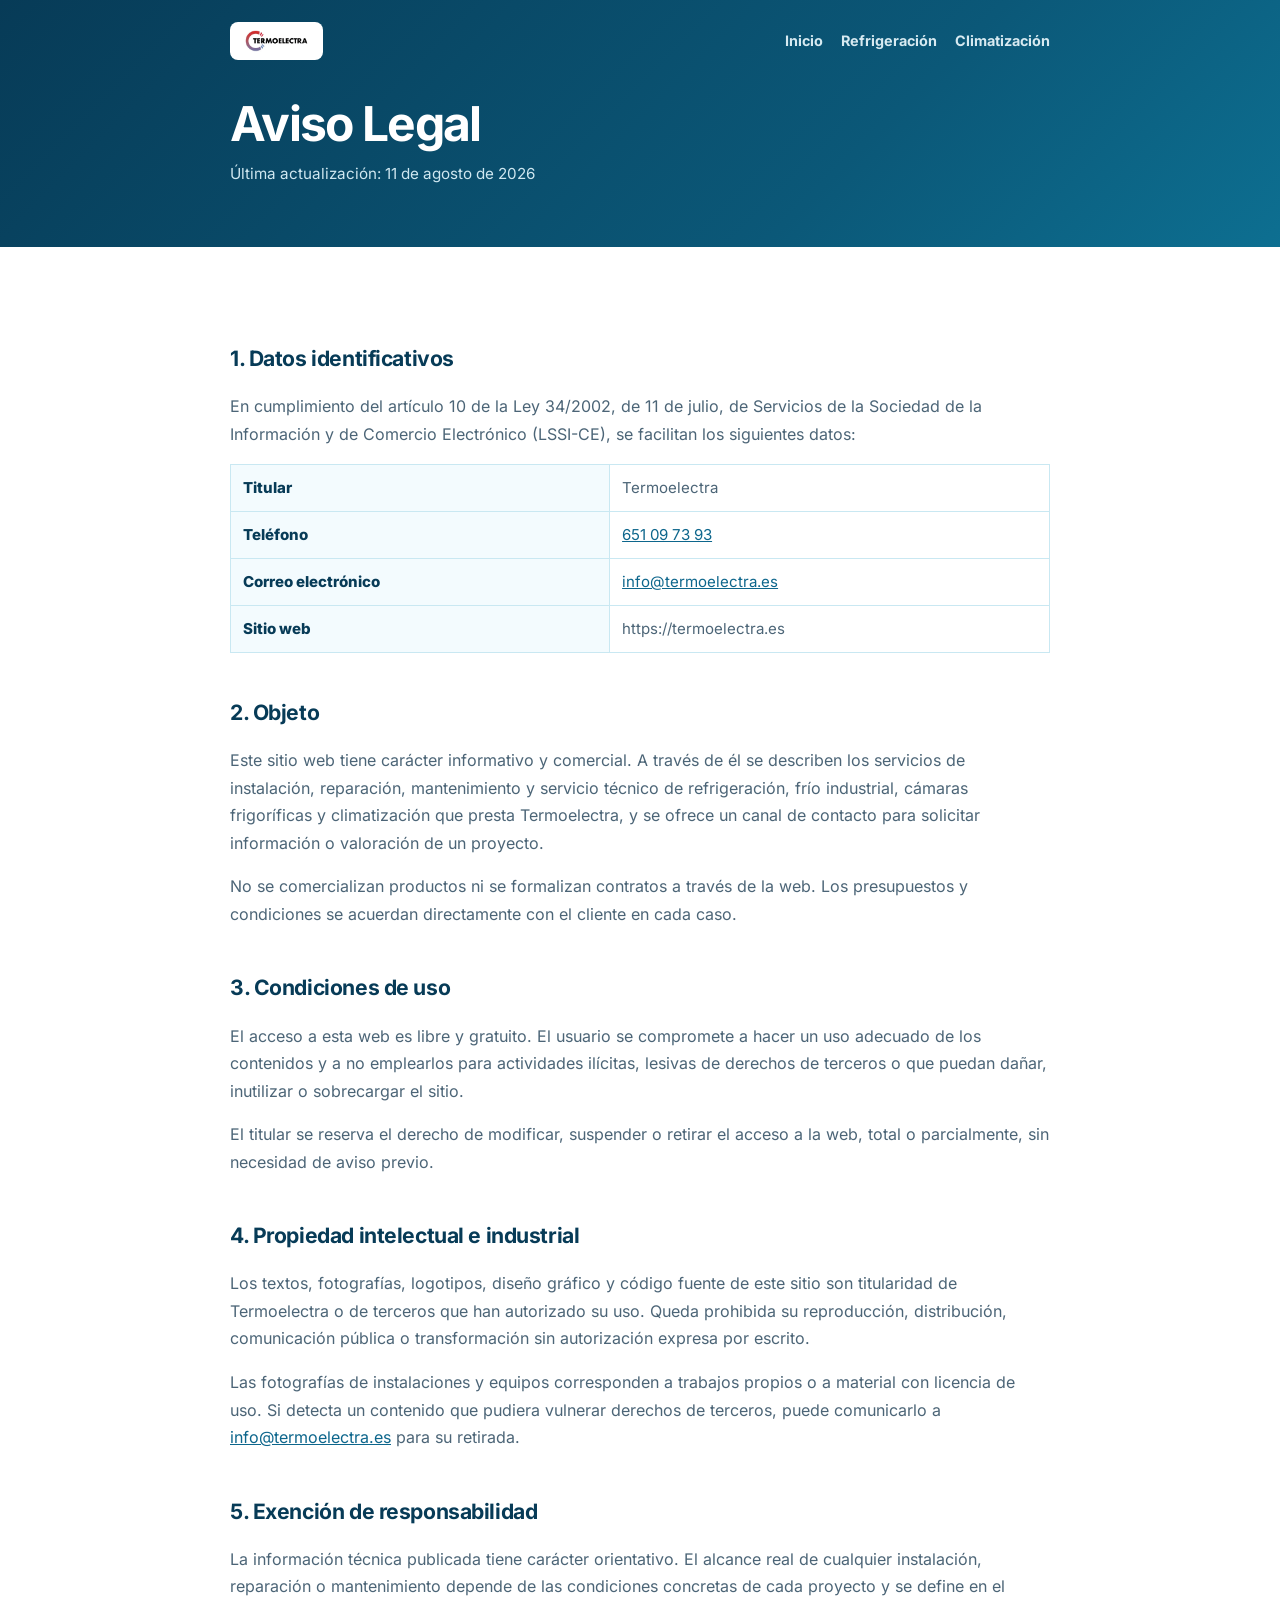
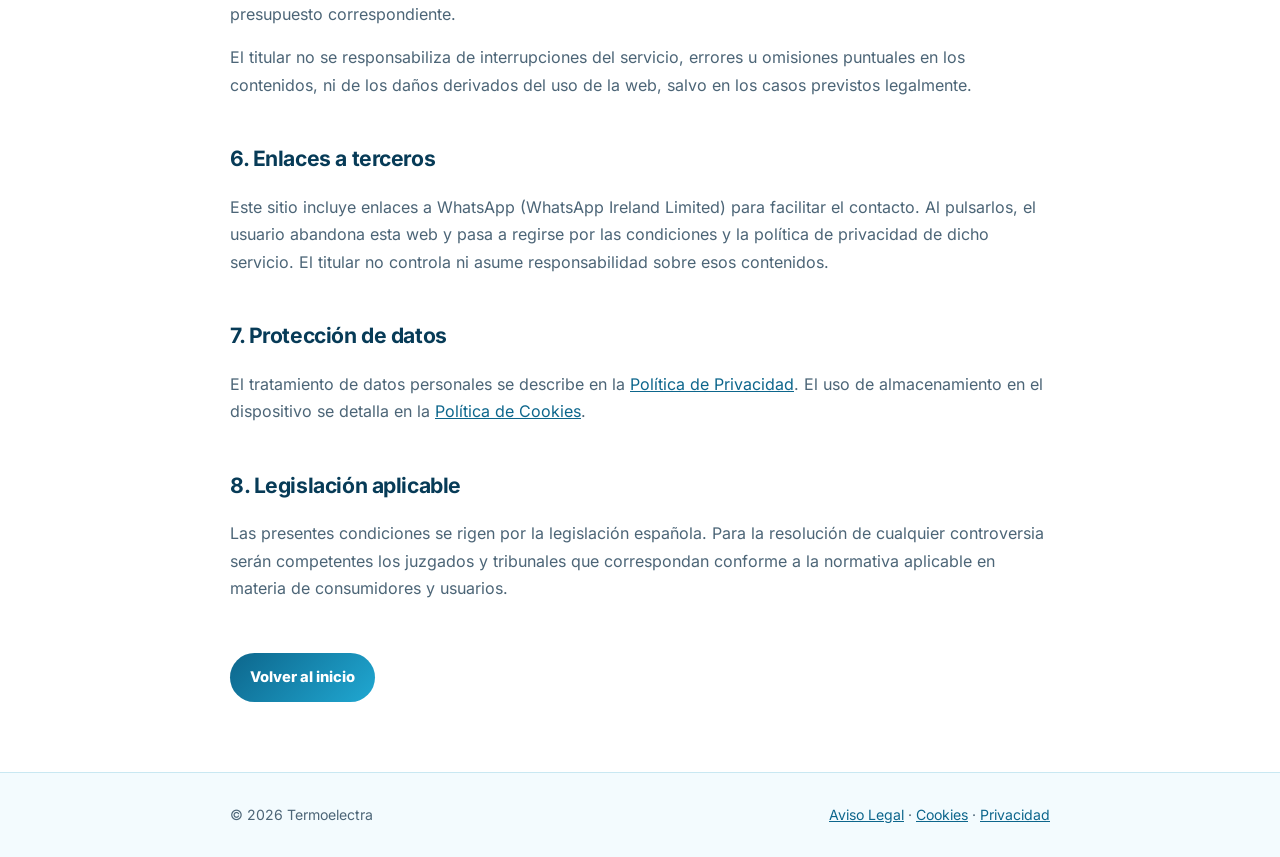
<file: legal/aviso-legal.html>
<!DOCTYPE html>
<html lang="es">
<head>
<meta charset="utf-8"/>
<meta content="width=device-width,initial-scale=1" name="viewport"/>
<title>Aviso Legal | Termoelectra</title>
<meta content="Datos identificativos y condiciones de uso del sitio web de Termoelectra." name="description"/>
<meta content="#073b57" name="theme-color"/>
<meta content="noindex,follow" name="robots"/>
<link href="https://termoelectra.es/legal/aviso-legal.html" rel="canonical"/>
<link href="../favicon.ico" rel="icon" sizes="any"/>
<link href="../assets/icons/favicon-32.png" rel="icon" sizes="32x32" type="image/png"/>
<link href="../assets/icons/apple-touch-icon.png" rel="apple-touch-icon"/>
<link as="font" crossorigin="" href="../assets/fonts/inter-latin-wght-normal.woff2" rel="preload" type="font/woff2"/>
<style>@font-face{font-family:'Inter';font-style:normal;font-weight:100 900;font-display:swap;src:url('../assets/fonts/inter-latin-wght-normal.woff2') format('woff2-variations');unicode-range:U+0000-00FF,U+0131,U+0152-0153,U+02BB-02BC,U+02C6,U+02DA,U+02DC,U+0304,U+0308,U+0329,U+2000-206F,U+20AC,U+2122,U+2191,U+2193,U+2212,U+2215,U+FEFF,U+FFFD;}</style>
<link href="legal.css" rel="stylesheet"/>
</head>
<body>
<header class="lg-head">
<div class="shell">
<div class="lg-bar">
<a href="../"><img alt="Termoelectra" height="180" src="../assets/logo-termoelectra.webp" width="483"/></a>
<nav><a href="../">Inicio</a><a href="../refrigeracion/">Refrigeración</a><a href="../climatizacion/">Climatización</a></nav>
</div>
<h1>Aviso Legal</h1>
<p>Última actualización: 11 de agosto de 2026</p>
</div>
</header>
<main><div class="shell">
<h2>1. Datos identificativos</h2>
<p>En cumplimiento del artículo 10 de la Ley 34/2002, de 11 de julio, de Servicios de la Sociedad de la
Información y de Comercio Electrónico (LSSI-CE), se facilitan los siguientes datos:</p>
<table>
<tr><th>Titular</th><td>Termoelectra</td></tr>
<tr><th>Teléfono</th><td><a href="tel:+34651097393">651 09 73 93</a></td></tr>
<tr><th>Correo electrónico</th><td><a href="mailto:info@termoelectra.es">info@termoelectra.es</a></td></tr>
<tr><th>Sitio web</th><td>https://termoelectra.es</td></tr>
</table>

<h2>2. Objeto</h2>
<p>Este sitio web tiene carácter informativo y comercial. A través de él se describen los servicios de
instalación, reparación, mantenimiento y servicio técnico de refrigeración, frío industrial, cámaras
frigoríficas y climatización que presta Termoelectra, y se ofrece un canal de contacto para solicitar
información o valoración de un proyecto.</p>
<p>No se comercializan productos ni se formalizan contratos a través de la web. Los presupuestos y
condiciones se acuerdan directamente con el cliente en cada caso.</p>

<h2>3. Condiciones de uso</h2>
<p>El acceso a esta web es libre y gratuito. El usuario se compromete a hacer un uso adecuado de los
contenidos y a no emplearlos para actividades ilícitas, lesivas de derechos de terceros o que puedan
dañar, inutilizar o sobrecargar el sitio.</p>
<p>El titular se reserva el derecho de modificar, suspender o retirar el acceso a la web, total o
parcialmente, sin necesidad de aviso previo.</p>

<h2>4. Propiedad intelectual e industrial</h2>
<p>Los textos, fotografías, logotipos, diseño gráfico y código fuente de este sitio son titularidad de
Termoelectra o de terceros que han autorizado su uso. Queda prohibida su reproducción, distribución,
comunicación pública o transformación sin autorización expresa por escrito.</p>
<p>Las fotografías de instalaciones y equipos corresponden a trabajos propios o a material con licencia
de uso. Si detecta un contenido que pudiera vulnerar derechos de terceros, puede comunicarlo a
<a href="mailto:info@termoelectra.es">info@termoelectra.es</a> para su retirada.</p>

<h2>5. Exención de responsabilidad</h2>
<p>La información técnica publicada tiene carácter orientativo. El alcance real de cualquier instalación,
reparación o mantenimiento depende de las condiciones concretas de cada proyecto y se define en el
presupuesto correspondiente.</p>
<p>El titular no se responsabiliza de interrupciones del servicio, errores u omisiones puntuales en los
contenidos, ni de los daños derivados del uso de la web, salvo en los casos previstos legalmente.</p>

<h2>6. Enlaces a terceros</h2>
<p>Este sitio incluye enlaces a WhatsApp (WhatsApp Ireland Limited) para facilitar el contacto. Al pulsarlos,
el usuario abandona esta web y pasa a regirse por las condiciones y la política de privacidad de dicho
servicio. El titular no controla ni asume responsabilidad sobre esos contenidos.</p>

<h2>7. Protección de datos</h2>
<p>El tratamiento de datos personales se describe en la <a href="privacidad.html">Política de Privacidad</a>.
El uso de almacenamiento en el dispositivo se detalla en la <a href="cookies.html">Política de Cookies</a>.</p>

<h2>8. Legislación aplicable</h2>
<p>Las presentes condiciones se rigen por la legislación española. Para la resolución de cualquier
controversia serán competentes los juzgados y tribunales que correspondan conforme a la normativa
aplicable en materia de consumidores y usuarios.</p>

<a class="back" href="../">Volver al inicio</a>
</div></main>
<footer><div class="shell">
<span>© 2026 Termoelectra</span>
<span><a href="aviso-legal.html">Aviso Legal</a> · <a href="cookies.html">Cookies</a> · <a href="privacidad.html">Privacidad</a></span>
</div></footer>
</body>
</html>
</file>
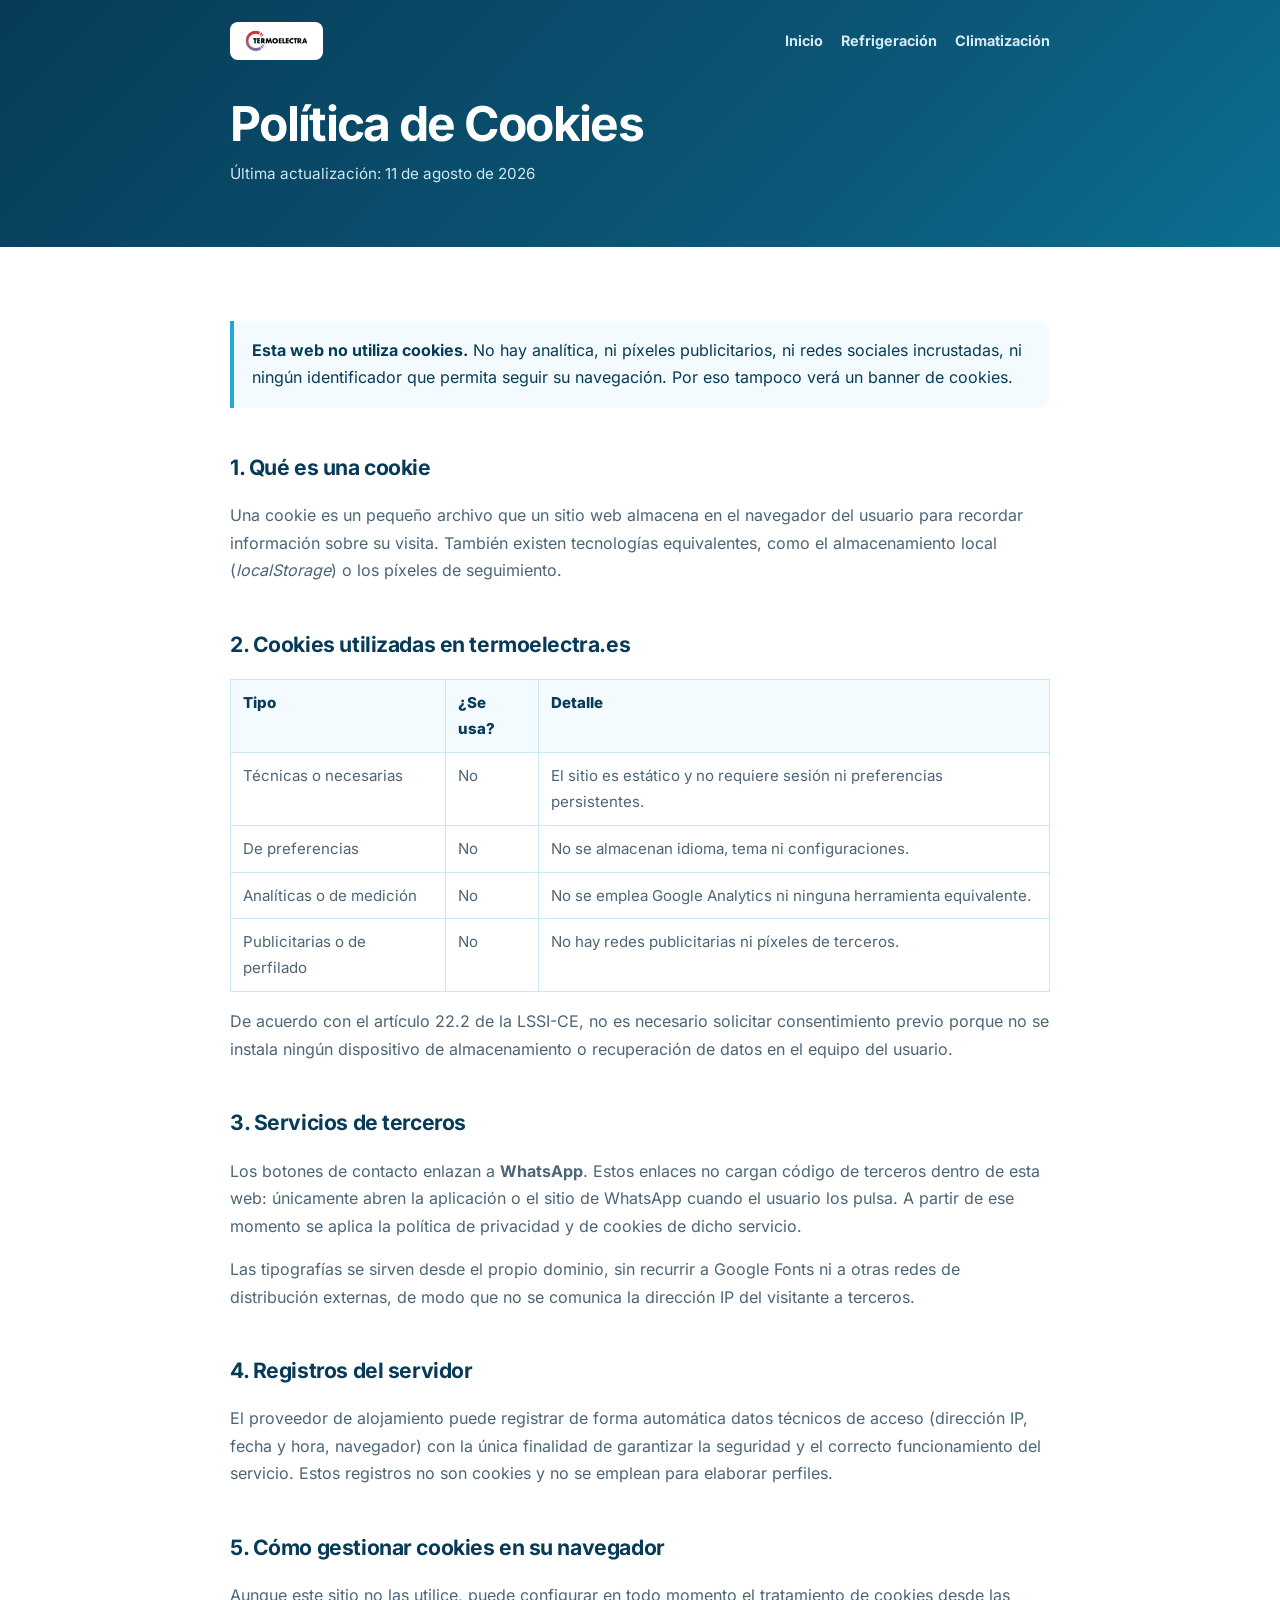
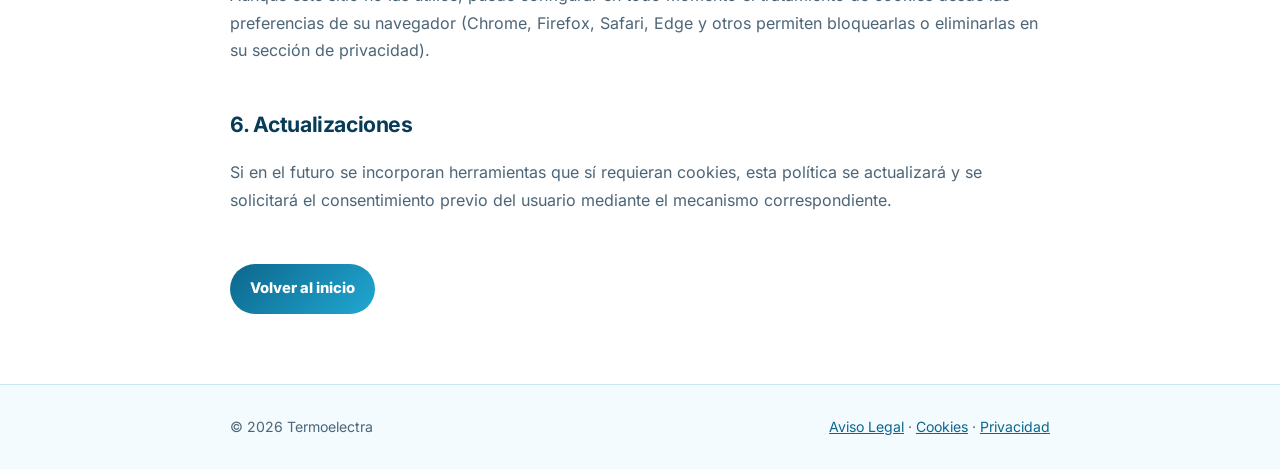
<file: legal/cookies.html>
<!DOCTYPE html>
<html lang="es">
<head>
<meta charset="utf-8"/>
<meta content="width=device-width,initial-scale=1" name="viewport"/>
<title>Política de Cookies | Termoelectra</title>
<meta content="Esta web no utiliza cookies de análisis, publicidad ni seguimiento." name="description"/>
<meta content="#073b57" name="theme-color"/>
<meta content="noindex,follow" name="robots"/>
<link href="https://termoelectra.es/legal/cookies.html" rel="canonical"/>
<link href="../favicon.ico" rel="icon" sizes="any"/>
<link href="../assets/icons/favicon-32.png" rel="icon" sizes="32x32" type="image/png"/>
<link href="../assets/icons/apple-touch-icon.png" rel="apple-touch-icon"/>
<link as="font" crossorigin="" href="../assets/fonts/inter-latin-wght-normal.woff2" rel="preload" type="font/woff2"/>
<style>@font-face{font-family:'Inter';font-style:normal;font-weight:100 900;font-display:swap;src:url('../assets/fonts/inter-latin-wght-normal.woff2') format('woff2-variations');unicode-range:U+0000-00FF,U+0131,U+0152-0153,U+02BB-02BC,U+02C6,U+02DA,U+02DC,U+0304,U+0308,U+0329,U+2000-206F,U+20AC,U+2122,U+2191,U+2193,U+2212,U+2215,U+FEFF,U+FFFD;}</style>
<link href="legal.css" rel="stylesheet"/>
</head>
<body>
<header class="lg-head">
<div class="shell">
<div class="lg-bar">
<a href="../"><img alt="Termoelectra" height="180" src="../assets/logo-termoelectra.webp" width="483"/></a>
<nav><a href="../">Inicio</a><a href="../refrigeracion/">Refrigeración</a><a href="../climatizacion/">Climatización</a></nav>
</div>
<h1>Política de Cookies</h1>
<p>Última actualización: 11 de agosto de 2026</p>
</div>
</header>
<main><div class="shell">
<div class="callout">
<p><strong>Esta web no utiliza cookies.</strong> No hay analítica, ni píxeles publicitarios, ni redes
sociales incrustadas, ni ningún identificador que permita seguir su navegación. Por eso tampoco verá
un banner de cookies.</p>
</div>

<h2>1. Qué es una cookie</h2>
<p>Una cookie es un pequeño archivo que un sitio web almacena en el navegador del usuario para recordar
información sobre su visita. También existen tecnologías equivalentes, como el almacenamiento local
(<em>localStorage</em>) o los píxeles de seguimiento.</p>

<h2>2. Cookies utilizadas en termoelectra.es</h2>
<table>
<tr><th>Tipo</th><th>¿Se usa?</th><th>Detalle</th></tr>
<tr><td>Técnicas o necesarias</td><td>No</td><td>El sitio es estático y no requiere sesión ni preferencias persistentes.</td></tr>
<tr><td>De preferencias</td><td>No</td><td>No se almacenan idioma, tema ni configuraciones.</td></tr>
<tr><td>Analíticas o de medición</td><td>No</td><td>No se emplea Google Analytics ni ninguna herramienta equivalente.</td></tr>
<tr><td>Publicitarias o de perfilado</td><td>No</td><td>No hay redes publicitarias ni píxeles de terceros.</td></tr>
</table>
<p>De acuerdo con el artículo 22.2 de la LSSI-CE, no es necesario solicitar consentimiento previo porque
no se instala ningún dispositivo de almacenamiento o recuperación de datos en el equipo del usuario.</p>

<h2>3. Servicios de terceros</h2>
<p>Los botones de contacto enlazan a <strong>WhatsApp</strong>. Estos enlaces no cargan código de terceros
dentro de esta web: únicamente abren la aplicación o el sitio de WhatsApp cuando el usuario los pulsa.
A partir de ese momento se aplica la política de privacidad y de cookies de dicho servicio.</p>
<p>Las tipografías se sirven desde el propio dominio, sin recurrir a Google Fonts ni a otras redes de
distribución externas, de modo que no se comunica la dirección IP del visitante a terceros.</p>

<h2>4. Registros del servidor</h2>
<p>El proveedor de alojamiento puede registrar de forma automática datos técnicos de acceso (dirección IP,
fecha y hora, navegador) con la única finalidad de garantizar la seguridad y el correcto funcionamiento
del servicio. Estos registros no son cookies y no se emplean para elaborar perfiles.</p>

<h2>5. Cómo gestionar cookies en su navegador</h2>
<p>Aunque este sitio no las utilice, puede configurar en todo momento el tratamiento de cookies desde las
preferencias de su navegador (Chrome, Firefox, Safari, Edge y otros permiten bloquearlas o eliminarlas
en su sección de privacidad).</p>

<h2>6. Actualizaciones</h2>
<p>Si en el futuro se incorporan herramientas que sí requieran cookies, esta política se actualizará y se
solicitará el consentimiento previo del usuario mediante el mecanismo correspondiente.</p>

<a class="back" href="../">Volver al inicio</a>
</div></main>
<footer><div class="shell">
<span>© 2026 Termoelectra</span>
<span><a href="aviso-legal.html">Aviso Legal</a> · <a href="cookies.html">Cookies</a> · <a href="privacidad.html">Privacidad</a></span>
</div></footer>
</body>
</html>
</file>
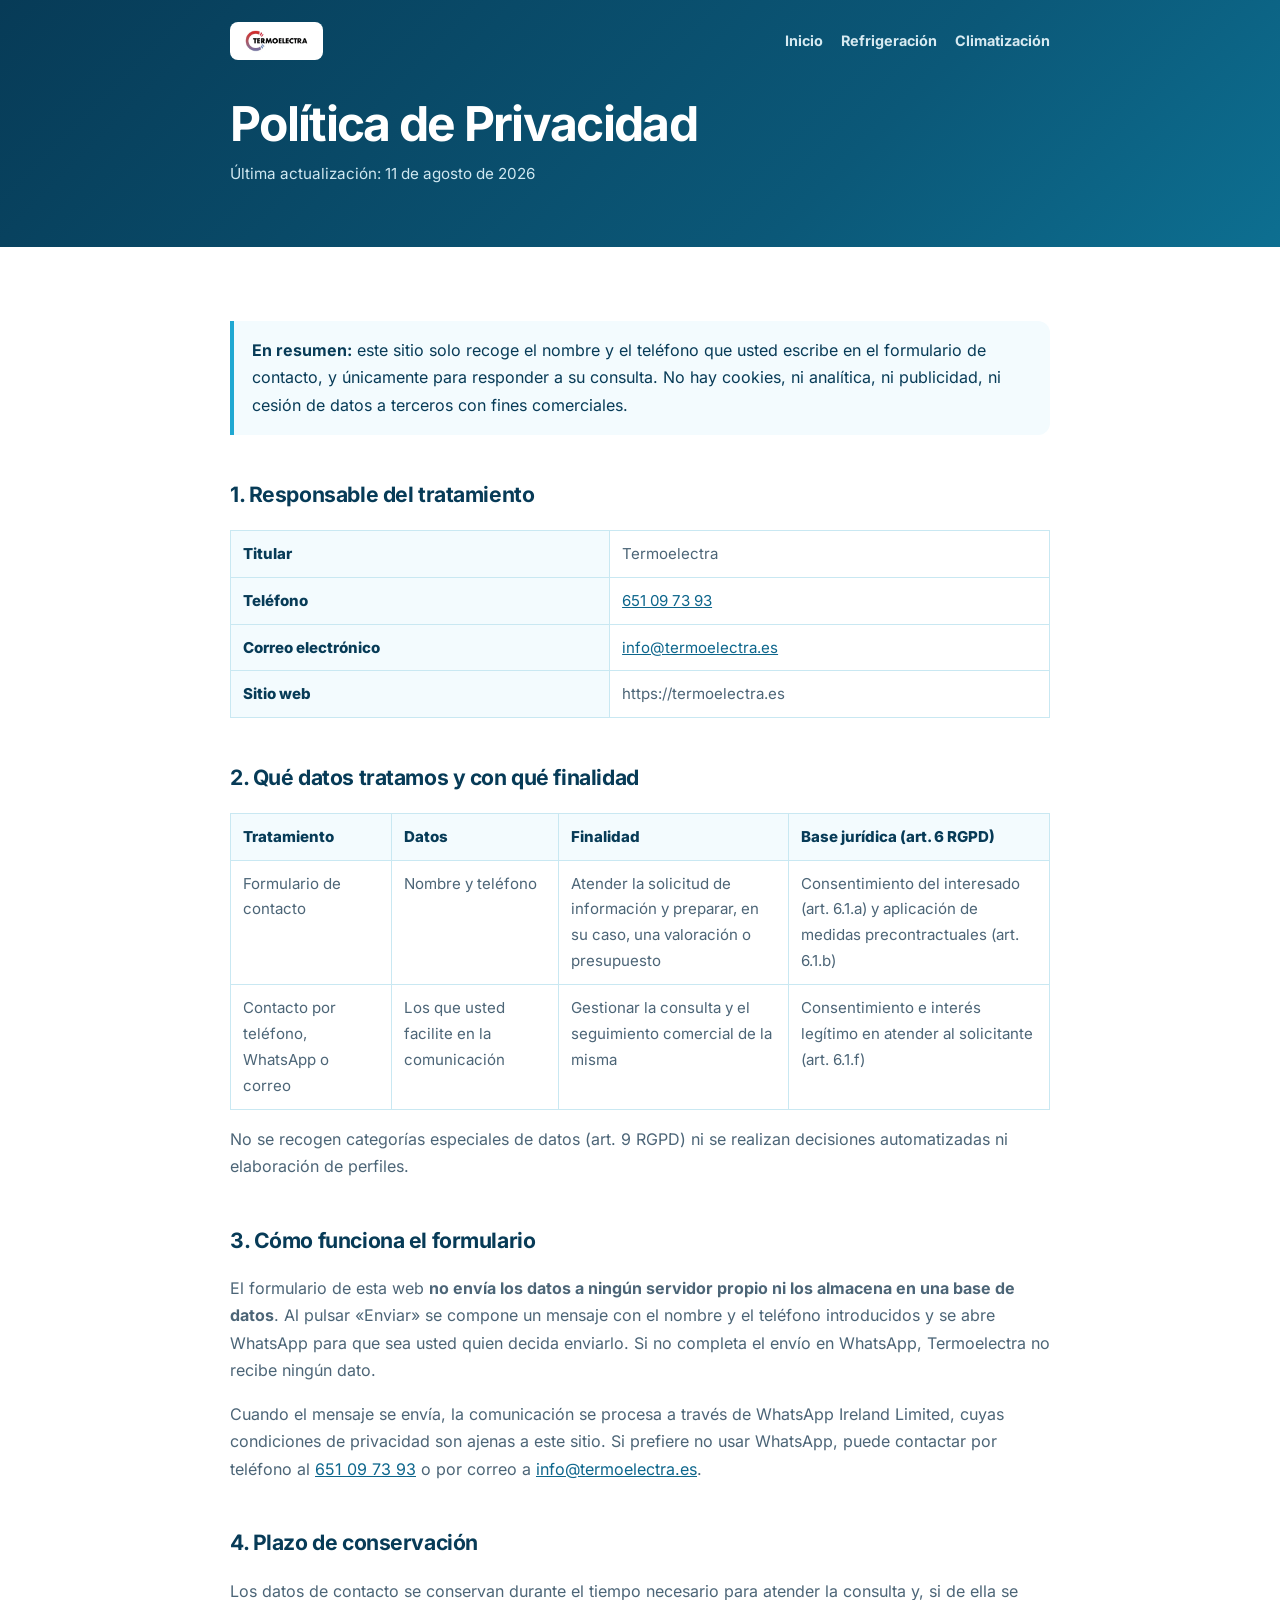
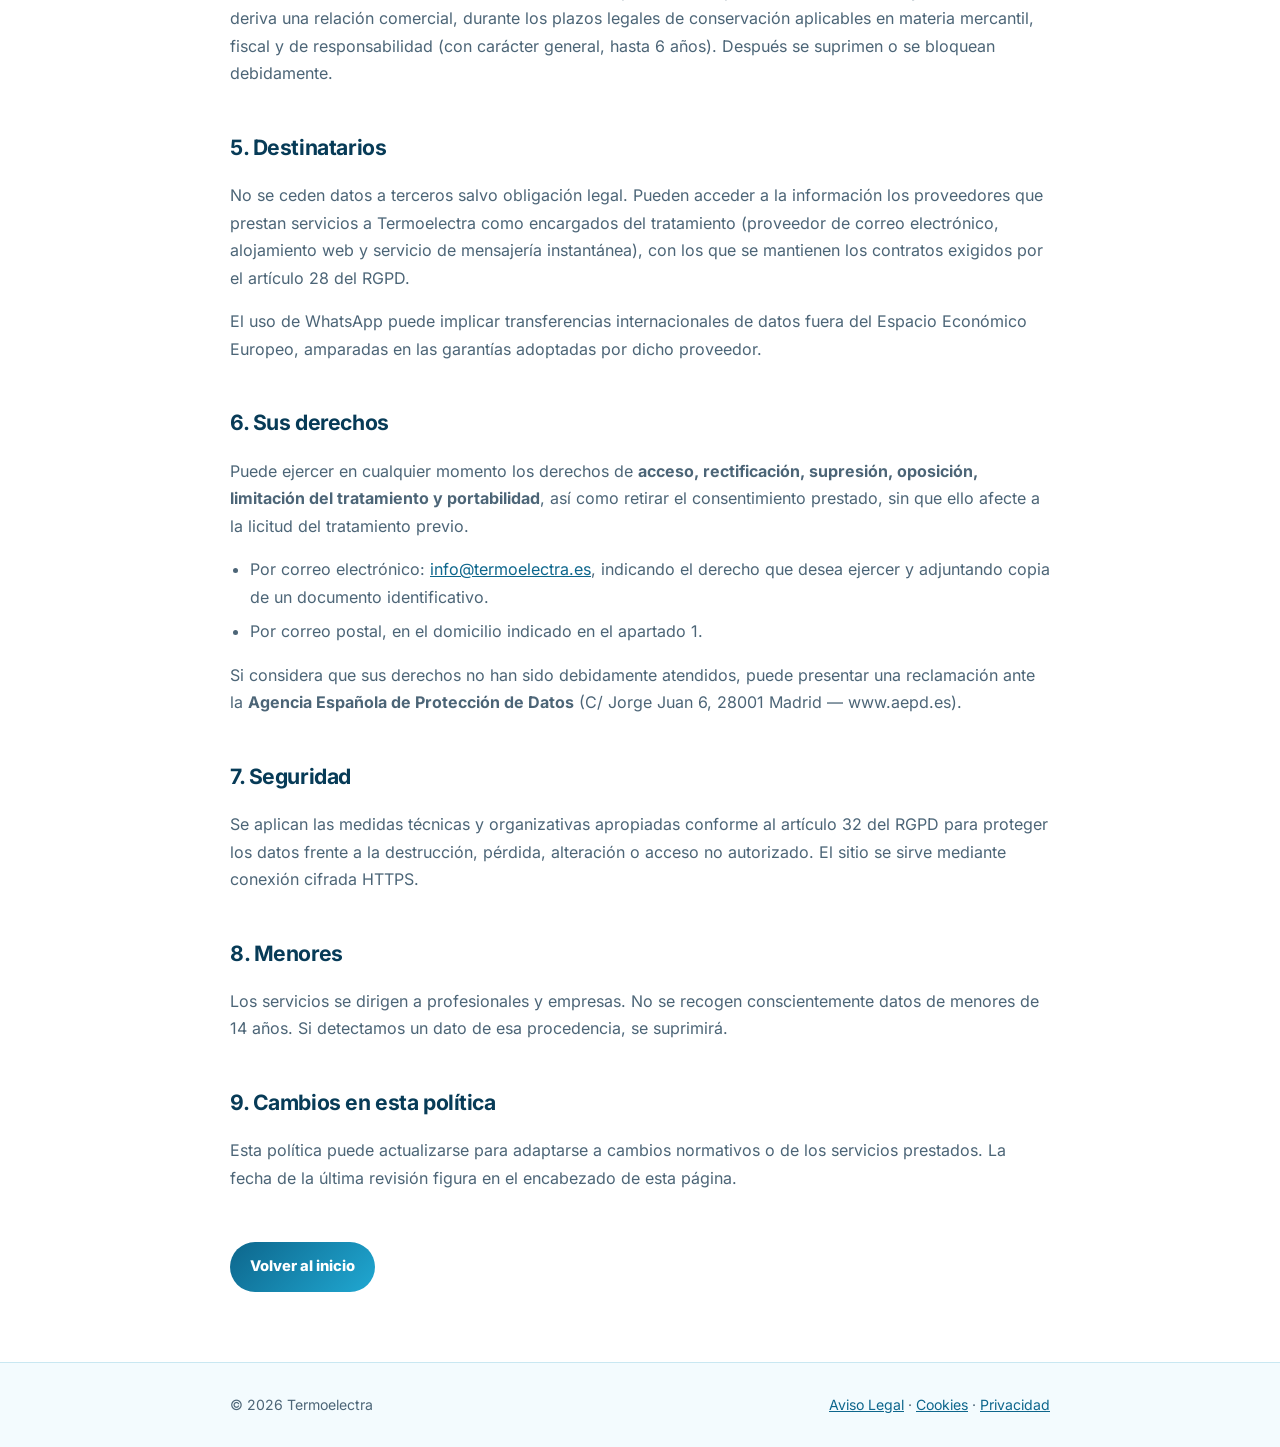
<file: legal/privacidad.html>
<!DOCTYPE html>
<html lang="es">
<head>
<meta charset="utf-8"/>
<meta content="width=device-width,initial-scale=1" name="viewport"/>
<title>Política de Privacidad | Termoelectra</title>
<meta content="Información sobre el tratamiento de datos personales en termoelectra.es conforme al RGPD." name="description"/>
<meta content="#073b57" name="theme-color"/>
<meta content="noindex,follow" name="robots"/>
<link href="https://termoelectra.es/legal/privacidad.html" rel="canonical"/>
<link href="../favicon.ico" rel="icon" sizes="any"/>
<link href="../assets/icons/favicon-32.png" rel="icon" sizes="32x32" type="image/png"/>
<link href="../assets/icons/apple-touch-icon.png" rel="apple-touch-icon"/>
<link as="font" crossorigin="" href="../assets/fonts/inter-latin-wght-normal.woff2" rel="preload" type="font/woff2"/>
<style>@font-face{font-family:'Inter';font-style:normal;font-weight:100 900;font-display:swap;src:url('../assets/fonts/inter-latin-wght-normal.woff2') format('woff2-variations');unicode-range:U+0000-00FF,U+0131,U+0152-0153,U+02BB-02BC,U+02C6,U+02DA,U+02DC,U+0304,U+0308,U+0329,U+2000-206F,U+20AC,U+2122,U+2191,U+2193,U+2212,U+2215,U+FEFF,U+FFFD;}</style>
<link href="legal.css" rel="stylesheet"/>
</head>
<body>
<header class="lg-head">
<div class="shell">
<div class="lg-bar">
<a href="../"><img alt="Termoelectra" height="180" src="../assets/logo-termoelectra.webp" width="483"/></a>
<nav><a href="../">Inicio</a><a href="../refrigeracion/">Refrigeración</a><a href="../climatizacion/">Climatización</a></nav>
</div>
<h1>Política de Privacidad</h1>
<p>Última actualización: 11 de agosto de 2026</p>
</div>
</header>
<main><div class="shell">
<div class="callout">
<p><strong>En resumen:</strong> este sitio solo recoge el nombre y el teléfono que usted escribe en el
formulario de contacto, y únicamente para responder a su consulta. No hay cookies, ni analítica, ni
publicidad, ni cesión de datos a terceros con fines comerciales.</p>
</div>
<h2>1. Responsable del tratamiento</h2>
<table>
<tr><th>Titular</th><td>Termoelectra</td></tr>
<tr><th>Teléfono</th><td><a href="tel:+34651097393">651 09 73 93</a></td></tr>
<tr><th>Correo electrónico</th><td><a href="mailto:info@termoelectra.es">info@termoelectra.es</a></td></tr>
<tr><th>Sitio web</th><td>https://termoelectra.es</td></tr>
</table>

<h2>2. Qué datos tratamos y con qué finalidad</h2>
<table>
<tr><th>Tratamiento</th><th>Datos</th><th>Finalidad</th><th>Base jurídica (art. 6 RGPD)</th></tr>
<tr><td>Formulario de contacto</td><td>Nombre y teléfono</td>
<td>Atender la solicitud de información y preparar, en su caso, una valoración o presupuesto</td>
<td>Consentimiento del interesado (art. 6.1.a) y aplicación de medidas precontractuales (art. 6.1.b)</td></tr>
<tr><td>Contacto por teléfono, WhatsApp o correo</td><td>Los que usted facilite en la comunicación</td>
<td>Gestionar la consulta y el seguimiento comercial de la misma</td>
<td>Consentimiento e interés legítimo en atender al solicitante (art. 6.1.f)</td></tr>
</table>
<p>No se recogen categorías especiales de datos (art. 9 RGPD) ni se realizan decisiones automatizadas
ni elaboración de perfiles.</p>

<h2>3. Cómo funciona el formulario</h2>
<p>El formulario de esta web <strong>no envía los datos a ningún servidor propio ni los almacena en una base
de datos</strong>. Al pulsar «Enviar» se compone un mensaje con el nombre y el teléfono introducidos y se abre
WhatsApp para que sea usted quien decida enviarlo. Si no completa el envío en WhatsApp, Termoelectra no
recibe ningún dato.</p>
<p>Cuando el mensaje se envía, la comunicación se procesa a través de WhatsApp Ireland Limited, cuyas
condiciones de privacidad son ajenas a este sitio. Si prefiere no usar WhatsApp, puede contactar por
teléfono al <a href="tel:+34651097393">651 09 73 93</a> o por correo a
<a href="mailto:info@termoelectra.es">info@termoelectra.es</a>.</p>

<h2>4. Plazo de conservación</h2>
<p>Los datos de contacto se conservan durante el tiempo necesario para atender la consulta y, si de ella
se deriva una relación comercial, durante los plazos legales de conservación aplicables en materia
mercantil, fiscal y de responsabilidad (con carácter general, hasta 6 años). Después se suprimen o
se bloquean debidamente.</p>

<h2>5. Destinatarios</h2>
<p>No se ceden datos a terceros salvo obligación legal. Pueden acceder a la información los proveedores
que prestan servicios a Termoelectra como encargados del tratamiento (proveedor de correo electrónico,
alojamiento web y servicio de mensajería instantánea), con los que se mantienen los contratos exigidos
por el artículo 28 del RGPD.</p>
<p>El uso de WhatsApp puede implicar transferencias internacionales de datos fuera del Espacio Económico
Europeo, amparadas en las garantías adoptadas por dicho proveedor.</p>

<h2>6. Sus derechos</h2>
<p>Puede ejercer en cualquier momento los derechos de <strong>acceso, rectificación, supresión, oposición,
limitación del tratamiento y portabilidad</strong>, así como retirar el consentimiento prestado, sin que ello
afecte a la licitud del tratamiento previo.</p>
<ul>
<li>Por correo electrónico: <a href="mailto:info@termoelectra.es">info@termoelectra.es</a>, indicando el
derecho que desea ejercer y adjuntando copia de un documento identificativo.</li>
<li>Por correo postal, en el domicilio indicado en el apartado 1.</li>
</ul>
<p>Si considera que sus derechos no han sido debidamente atendidos, puede presentar una reclamación ante
la <strong>Agencia Española de Protección de Datos</strong> (C/ Jorge Juan 6, 28001 Madrid — www.aepd.es).</p>

<h2>7. Seguridad</h2>
<p>Se aplican las medidas técnicas y organizativas apropiadas conforme al artículo 32 del RGPD para
proteger los datos frente a la destrucción, pérdida, alteración o acceso no autorizado. El sitio se
sirve mediante conexión cifrada HTTPS.</p>

<h2>8. Menores</h2>
<p>Los servicios se dirigen a profesionales y empresas. No se recogen conscientemente datos de menores
de 14 años. Si detectamos un dato de esa procedencia, se suprimirá.</p>

<h2>9. Cambios en esta política</h2>
<p>Esta política puede actualizarse para adaptarse a cambios normativos o de los servicios prestados. La
fecha de la última revisión figura en el encabezado de esta página.</p>

<a class="back" href="../">Volver al inicio</a>
</div></main>
<footer><div class="shell">
<span>© 2026 Termoelectra</span>
<span><a href="aviso-legal.html">Aviso Legal</a> · <a href="cookies.html">Cookies</a> · <a href="privacidad.html">Privacidad</a></span>
</div></footer>
</body>
</html>
</file>
<file: assets/shared-header.css>
/* Cabecera única para Home, Refrigeración y Climatización */
.shared-header{
  position:fixed!important;
  z-index:1200!important;
  top:0!important;
  right:0!important;
  left:0!important;
  width:100%!important;
  padding:12px 18px!important;
  border:0!important;
  background:transparent!important;
  box-shadow:none!important;
  transition:padding .25s ease,background .25s ease!important;
}
.shared-header.scrolled,
.shared-header.is-scrolled{
  padding-block:7px!important;
  background:rgba(4,38,57,.18)!important;
  backdrop-filter:blur(10px)!important;
  -webkit-backdrop-filter:blur(10px)!important;
}
.shared-header.is-hidden{transform:none!important}
.shared-nav{
  width:min(1340px,100%)!important;
  min-height:70px!important;
  margin:0 auto!important;
  padding:9px 14px 9px 18px!important;
  display:flex!important;
  align-items:center!important;
  justify-content:space-between!important;
  gap:24px!important;
  border:1px solid rgba(31,165,207,.25)!important;
  border-radius:24px!important;
  background:rgba(255,255,255,.97)!important;
  box-shadow:0 14px 42px rgba(3,43,64,.14)!important;
}
.shared-brand{
  display:flex!important;
  flex:0 0 auto!important;
  align-items:center!important;
  min-width:0!important;
}
.shared-logo{
  display:block!important;
  width:184px!important;
  height:50px!important;
  max-width:none!important;
  object-fit:contain!important;
  object-position:left center!important;
}
.shared-nav-links{
  position:static!important;
  width:auto!important;
  height:auto!important;
  min-height:0!important;
  padding:0!important;
  display:flex!important;
  flex-direction:row!important;
  align-items:center!important;
  justify-content:flex-end!important;
  gap:4px!important;
  overflow:visible!important;
  border:0!important;
  border-radius:0!important;
  background:transparent!important;
  box-shadow:none!important;
  transform:none!important;
}
.shared-nav-links::before{display:none!important}
.shared-nav-links a{
  position:relative!important;
  width:auto!important;
  margin:0!important;
  padding:14px 18px!important;
  border:0!important;
  border-radius:999px!important;
  background:transparent!important;
  color:#073b57!important;
  font-family:Inter,ui-sans-serif,-apple-system,BlinkMacSystemFont,"Segoe UI",Arial,sans-serif!important;
  font-size:.94rem!important;
  font-weight:800!important;
  line-height:1.2!important;
  text-align:center!important;
  transition:background .2s ease,color .2s ease,transform .2s ease!important;
}
.shared-nav-links a::before{display:none!important}
.shared-nav-links a:not(.shared-contact)::after{
  content:""!important;
  position:absolute!important;
  right:auto!important;
  bottom:7px!important;
  left:50%!important;
  top:auto!important;
  display:block!important;
  width:18px!important;
  height:2px!important;
  border:0!important;
  border-radius:10px!important;
  background:#20a8d2!important;
  opacity:0!important;
  transform:translateX(-50%)!important;
}
.shared-nav-links a:hover,
.shared-nav-links a.is-current{
  background:#e9f8fd!important;
  color:#073b57!important;
}
.shared-nav-links a.is-current::after{opacity:1!important}
.shared-nav-links .shared-contact{
  margin-left:6px!important;
  padding-inline:24px!important;
  background:linear-gradient(135deg,#0d668c,#20a8d2)!important;
  color:#fff!important;
  box-shadow:0 8px 22px rgba(13,102,140,.2)!important;
}
.shared-nav-links .shared-contact:hover{
  background:linear-gradient(135deg,#073b57,#0d668c)!important;
  color:#fff!important;
  transform:translateY(-1px)!important;
}
.shared-menu{
  position:relative!important;
  z-index:1204!important;
  width:50px!important;
  height:50px!important;
  padding:0!important;
  display:none!important;
  flex:0 0 50px!important;
  flex-direction:column!important;
  align-items:center!important;
  justify-content:center!important;
  gap:5px!important;
  border:1px solid #c9e8f2!important;
  border-radius:50%!important;
  background:#f3fbfe!important;
  box-shadow:none!important;
  cursor:pointer!important;
}
.shared-menu::before,
.shared-menu::after{display:none!important}
.shared-menu span{
  display:block!important;
  width:23px!important;
  height:2px!important;
  margin:0!important;
  border-radius:8px!important;
  background:#073b57!important;
  opacity:1!important;
  transform:none!important;
  transition:transform .25s ease,opacity .2s ease!important;
}
.shared-menu.active span:nth-child(1),
.shared-menu.x span:nth-child(1){transform:translateY(7px) rotate(45deg)!important}
.shared-menu.active span:nth-child(2),
.shared-menu.x span:nth-child(2){opacity:0!important}
.shared-menu.active span:nth-child(3),
.shared-menu.x span:nth-child(3){transform:translateY(-7px) rotate(-45deg)!important}
.shared-menu-overlay{
  position:fixed!important;
  z-index:1198!important;
  inset:0!important;
  opacity:0!important;
  pointer-events:none!important;
  background:rgba(2,14,22,.64)!important;
  backdrop-filter:blur(7px)!important;
  -webkit-backdrop-filter:blur(7px)!important;
  transition:opacity .3s ease!important;
}
.shared-menu-overlay.on{
  opacity:1!important;
  pointer-events:auto!important;
}

@media(max-width:960px){
  body.menu-open{overflow:hidden!important}
  .shared-header,
  .shared-header.scrolled,
  .shared-header.is-scrolled{
    top:0!important;
    right:0!important;
    left:0!important;
    padding:9px 12px!important;
    background:transparent!important;
    transform:none!important;
    backdrop-filter:none!important;
    -webkit-backdrop-filter:none!important;
  }
  .shared-nav{
    min-height:68px!important;
    padding:8px 10px 8px 14px!important;
    border-radius:22px!important;
  }
  .shared-logo{
    width:166px!important;
    height:46px!important;
  }
  .shared-menu{display:flex!important}
  .shared-nav-links{
    position:fixed!important;
    z-index:1202!important;
    inset:0 0 0 auto!important;
    width:min(88vw,390px)!important;
    height:100dvh!important;
    min-height:100vh!important;
    padding:108px 28px 120px!important;
    display:flex!important;
    flex-direction:column!important;
    align-items:stretch!important;
    justify-content:flex-start!important;
    gap:8px!important;
    overflow-y:auto!important;
    overscroll-behavior:contain!important;
    border-left:1px solid #c9e8f2!important;
    border-radius:0!important;
    background:
      radial-gradient(circle at 100% 0,rgba(32,168,210,.13),transparent 19rem),
      #fff!important;
    box-shadow:-24px 0 70px rgba(4,24,40,.24)!important;
    transform:translate3d(105%,0,0)!important;
    transition:transform .42s cubic-bezier(.2,.75,.2,1)!important;
  }
  .shared-nav-links::before{
    content:""!important;
    position:absolute!important;
    top:82px!important;
    right:28px!important;
    left:28px!important;
    display:block!important;
    height:1px!important;
    background:linear-gradient(90deg,#d8273c,#20a8d2,transparent)!important;
  }
  .shared-nav-links.open{transform:translate3d(0,0,0)!important}
  .shared-nav-links a{
    width:100%!important;
    padding:18px!important;
    border-bottom:1px solid #d8ebf2!important;
    border-radius:0!important;
    background:transparent!important;
    font-size:1.05rem!important;
    text-align:left!important;
  }
  .shared-nav-links a:not(.shared-contact)::after{
    content:"›"!important;
    position:absolute!important;
    top:50%!important;
    right:10px!important;
    bottom:auto!important;
    left:auto!important;
    width:auto!important;
    height:auto!important;
    color:#20a8d2!important;
    font-size:1.45rem!important;
    line-height:1!important;
    background:none!important;
    opacity:1!important;
    transform:translateY(-50%)!important;
  }
  .shared-nav-links a.is-current{
    padding-left:22px!important;
    background:#e9f8fd!important;
  }
  .shared-nav-links .shared-contact{
    margin:18px 0 0!important;
    padding:17px 22px!important;
    border:0!important;
    border-radius:999px!important;
    text-align:center!important;
  }
  .shared-menu.active,
  .shared-menu.x{
    position:fixed!important;
    top:25px!important;
    right:22px!important;
    width:48px!important;
    height:48px!important;
    background:#fff!important;
    box-shadow:0 10px 30px rgba(4,24,40,.12)!important;
  }
  body.menu-open .mobile-actions,
  body.menu-open .mobile-bar,
  body.menu-open .wa-float{
    opacity:0!important;
    pointer-events:none!important;
  }
}

@media(max-width:480px){
  .shared-header{padding:8px!important}
  .shared-nav{min-height:64px!important;border-radius:19px!important}
  .shared-logo{width:148px!important;height:42px!important}
  .shared-menu{width:46px!important;height:46px!important;flex-basis:46px!important}
  .shared-nav-links{width:min(92vw,380px)!important;padding-inline:22px!important}
}

@media(prefers-reduced-motion:reduce){
  .shared-header,
  .shared-menu span,
  .shared-nav-links,
  .shared-menu-overlay{transition:none!important}
}


/* ---- Formulario de contacto: consentimiento RGPD y estado de envío ---- */
.te-consent{
  display:flex; align-items:flex-start; gap:10px;
  margin:4px 0 14px; font-size:.82rem; line-height:1.45;
}
.te-consent input[type=checkbox]{
  flex:0 0 auto; width:18px; height:18px; margin:2px 0 0;
  accent-color:#158bb5; cursor:pointer;
}
.te-consent label{ cursor:pointer; }
/* Hereda el mismo tono que las etiquetas del formulario: en la home el contenedor
   resolvía a var(--ink) navy sobre tarjeta navy y el texto quedaba ilegible (1,53:1). */
.compact-contact-form .te-consent,
.compact-contact-form .te-consent label{ color:#eef9fc; }
.compact-contact-form .te-consent a{ color:#fff; }
.te-consent a{ text-decoration:underline; font-weight:700; }
.te-consent input[type=checkbox]:focus-visible{ outline:2px solid #a9edff; outline-offset:2px; }
.te-form-status{
  margin:10px 0 0; min-height:0; font-size:.86rem; font-weight:600; line-height:1.45;
}
.te-form-status:empty{ display:none; }
.te-form-status.is-error{ color:#d8273c; }
.te-form-status.is-ok{ color:#0f9f52; }
.section-dark .te-form-status.is-error,
.compact-contact .te-form-status.is-error{ color:#ffb3bd; }
.section-dark .te-form-status.is-ok,
.compact-contact .te-form-status.is-ok{ color:#8ef0bb; }
@media (max-width:600px){ .te-consent{ font-size:.78rem; } }


/* ---- Consentimiento como pie del formulario (v2) ------------------------ */
.te-consent--footnote{
  display:flex; align-items:flex-start; gap:9px;
  margin:14px 2px 0; padding:0;
  font-size:.735rem; line-height:1.5; letter-spacing:.005em;
}
.compact-contact-form .te-consent--footnote,
.compact-contact-form .te-consent--footnote label{ color:#c8e2ec; }
.compact-contact-form .te-consent--footnote a{ color:#fff; }

/* Casilla propia: la nativa desentonaba con el resto del formulario */
.te-consent--footnote input[type=checkbox]{
  appearance:none; -webkit-appearance:none;
  flex:0 0 auto; position:relative; top:1px;
  width:17px; height:17px; margin:0; padding:0;
  border:1.5px solid rgba(255,255,255,.45); border-radius:5px;
  background:rgba(255,255,255,.07); cursor:pointer;
  transition:border-color .18s cubic-bezier(.2,.7,.2,1),
             background .18s cubic-bezier(.2,.7,.2,1),
             box-shadow .18s cubic-bezier(.2,.7,.2,1);
}
.te-consent--footnote input[type=checkbox]:hover{ border-color:rgba(255,255,255,.8); }
.te-consent--footnote input[type=checkbox]:checked{
  border-color:#20a8d2; background:linear-gradient(135deg,#158bb5,#20a8d2);
}
/* La marca se dibuja al marcar; sin transición de layout, solo transform */
.te-consent--footnote input[type=checkbox]::after{
  content:""; position:absolute; left:5px; top:1.5px;
  width:4px; height:9px; border:solid #fff; border-width:0 2px 2px 0;
  transform:rotate(45deg) scale(0); transform-origin:center;
  transition:transform .22s cubic-bezier(.34,1.4,.5,1);
}
.te-consent--footnote input[type=checkbox]:checked::after{ transform:rotate(45deg) scale(1); }
.te-consent--footnote input[type=checkbox]:focus-visible{
  outline:none; box-shadow:0 0 0 3px rgba(169,237,255,.55);
}
.te-consent--footnote label{ cursor:pointer; }
.te-consent--footnote a{ text-decoration:underline; text-underline-offset:2px; font-weight:700; }

/* Aviso cuando se intenta enviar sin marcar */
.te-consent--footnote.is-missing input[type=checkbox]{
  border-color:#ff8f9c; background:rgba(216,39,60,.18);
}
.compact-contact-form .te-consent--footnote.is-missing,
.compact-contact-form .te-consent--footnote.is-missing label{ color:#ffc3cb; }
@media (prefers-reduced-motion: no-preference){
  .te-consent--footnote.is-missing{ animation:te-consent-nudge .4s cubic-bezier(.36,.07,.19,.97); }
  @keyframes te-consent-nudge{
    0%,100%{transform:translateX(0)} 22%{transform:translateX(-4px)}
    55%{transform:translateX(3px)} 80%{transform:translateX(-2px)}
  }
}
@media (max-width:600px){ .te-consent--footnote{ font-size:.72rem; } }

/* La barra de progreso animaba `width` (layout en cada fotograma).
   Con scaleX el trabajo se queda en el compositor. Mismo resultado visual. */
#scrollProgress, .te-v15-progress > span, .scroll-progress > span{
  width:100%!important;
  transform-origin:0 50%;
  transform:scaleX(var(--te-progress,0));
  will-change:transform;
}
@supports (animation-timeline: scroll()){
  @media (prefers-reduced-motion: no-preference){
    /* Donde el navegador lo soporta, la barra la mueve el propio compositor
       sin pasar por JavaScript. */
    #scrollProgress, .te-v15-progress > span, .scroll-progress > span{
      animation:te-progress-grow linear both;
      animation-timeline:scroll(root block);
    }
    @keyframes te-progress-grow{ from{transform:scaleX(0)} to{transform:scaleX(1)} }
  }
}


/* ======================================================================
   Respaldo de efectos de scroll para navegadores sin `animation-timeline`
   (Safari y Firefox: ~1 de cada 5 visitantes). Sin él no se ejecuta ninguno
   de los efectos del sitio. Reutiliza exactamente los mismos @keyframes,
   disparados por IntersectionObserver en lugar de por la posición de scroll.
   Chrome y Edge no pasan por aquí: siguen usando el motor nativo.
   ====================================================================== */
@media (prefers-reduced-motion: no-preference){

  /* El estado inicial solo se aplica a lo que el JS ha marcado como preparado.
     Si el script no llega a ejecutarse, el contenido se ve con normalidad. */
  html.te-io .reveal.te-io-prep,
  html.te-io .te-stagger > *.te-io-prep,
  html.te-io .te-zoom.te-io-prep{ opacity:0; }
  html.te-io .reveal.te-io-prep{ transform:translateY(28px); }
  html.te-io .te-stagger > *.te-io-prep{ transform:translateY(16px); }
  html.te-io .te-zoom.te-io-prep{ transform:scale(.965); }
  html.te-io .te-open.te-io-prep{ clip-path:inset(14% 10% 14% 10% round 26px); }
  html.te-io .te-open.te-io-prep > img,
  html.te-io .te-open.te-io-prep img{ transform:scale(1.12); }

  /* Al entrar en pantalla se ejecutan los mismos fotogramas clave */
  html.te-io .te-io-in{ opacity:1; }
  html.te-io .reveal.te-io-in{
    animation:teReveal .72s cubic-bezier(.22,.61,.36,1) both;
  }
  html.te-io .reveal.d1.te-io-in{ animation-delay:.10s }
  html.te-io .reveal.d2.te-io-in{ animation-delay:.20s }
  html.te-io .reveal.d3.te-io-in{ animation-delay:.30s }
  html.te-io .reveal.delay.te-io-in{ animation-delay:.15s }

  html.te-io .te-stagger > *.te-io-in{
    animation:teRevealSoft .62s cubic-bezier(.22,.61,.36,1) both;
    animation-delay:calc(var(--te-i,0) * .085s);
  }
  html.te-io .te-zoom.te-io-in{
    animation:teZoomIn .78s cubic-bezier(.22,.61,.36,1) both;
  }
  html.te-io .te-open.te-io-in{
    animation:teOpen .95s cubic-bezier(.2,.7,.2,1) both;
  }
  html.te-io .te-open.te-io-in > img,
  html.te-io .te-open.te-io-in img{
    animation:teSettle 1.15s cubic-bezier(.2,.7,.2,1) both;
  }
  html.te-io .te-words .te-w > span.te-io-in{
    animation:teWordUp .7s cubic-bezier(.22,.61,.36,1) both;
    animation-delay:calc(var(--te-w,0) * .045s);
  }
  html.te-io .te-dim.te-io-in{
    animation:teLight .9s cubic-bezier(.2,.7,.2,1) both;
  }
}

/* Si el visitante pide movimiento reducido, todo aparece ya en su sitio */
@media (prefers-reduced-motion: reduce){
  html.te-io .reveal, html.te-io .te-stagger > *, html.te-io .te-zoom{
    opacity:1!important; transform:none!important;
  }
  html.te-io .te-open{ clip-path:none!important; }
  html.te-io .te-open img{ transform:none!important; }
}
</file>
<file: legal/legal.css>
:root{--navy:#073b57;--navy-2:#0d668c;--blue:#158bb5;--cyan:#20a8d2;--ice:#f3fbfe;--ink:#092f47;--muted:#4c6577;--line:#c9e8f2}
*{box-sizing:border-box}
html{scroll-behavior:smooth;color-scheme:light}
body{margin:0;background:#fff;color:var(--ink);line-height:1.72;
 font-family:Inter,ui-sans-serif,-apple-system,BlinkMacSystemFont,"Segoe UI",Arial,sans-serif;
 -webkit-font-smoothing:antialiased}
a{color:var(--navy-2)}
.shell{width:min(820px,calc(100% - 40px));margin-inline:auto}
.lg-head{background:linear-gradient(135deg,#073b57,#0b5878 66%,#0d6f91);color:#fff;padding:22px 0 60px}
.lg-bar{display:flex;align-items:center;justify-content:space-between;gap:16px;flex-wrap:wrap}
.lg-bar img{height:38px;width:auto;display:block;border-radius:8px;background:#fff;padding:5px 9px}
.lg-bar nav{display:flex;gap:18px;font-size:.9rem;font-weight:700}
.lg-bar nav a{color:#d7eaf1;text-decoration:none}
.lg-bar nav a:hover{color:#fff;text-decoration:underline}
.lg-head h1{margin:38px 0 10px;font-size:clamp(2rem,4.5vw,3rem);letter-spacing:-.035em;line-height:1.1}
.lg-head p{margin:0;color:#cfe7f0;font-size:.95rem}
main{padding:52px 0 70px}
h2{margin:42px 0 12px;font-size:1.32rem;letter-spacing:-.02em;color:var(--navy)}
h3{margin:26px 0 8px;font-size:1.03rem;color:var(--navy-2)}
p,li{color:var(--muted);font-size:1rem}
ul{padding-left:20px}li{margin-bottom:7px}
table{width:100%;border-collapse:collapse;margin:16px 0;font-size:.94rem}
th,td{border:1px solid var(--line);padding:10px 12px;text-align:left;vertical-align:top;color:var(--muted)}
th{background:var(--ice);color:var(--navy);font-weight:800}
.callout{margin:22px 0;padding:16px 18px;border-left:4px solid var(--cyan);border-radius:0 12px 12px 0;background:var(--ice)}
.callout p{margin:0;color:var(--navy)}
footer{padding:30px 0;border-top:1px solid var(--line);background:var(--ice)}
footer .shell{display:flex;justify-content:space-between;gap:14px;flex-wrap:wrap;font-size:.88rem;color:var(--muted)}
footer a{color:var(--navy-2)}
.back{display:inline-flex;align-items:center;gap:8px;margin-top:34px;padding:12px 20px;border-radius:999px;
 background:linear-gradient(135deg,var(--navy-2),var(--cyan));color:#fff;font-weight:800;text-decoration:none;font-size:.92rem}
@media(max-width:600px){.lg-head{padding-bottom:44px}main{padding:36px 0 48px}}
</file>
